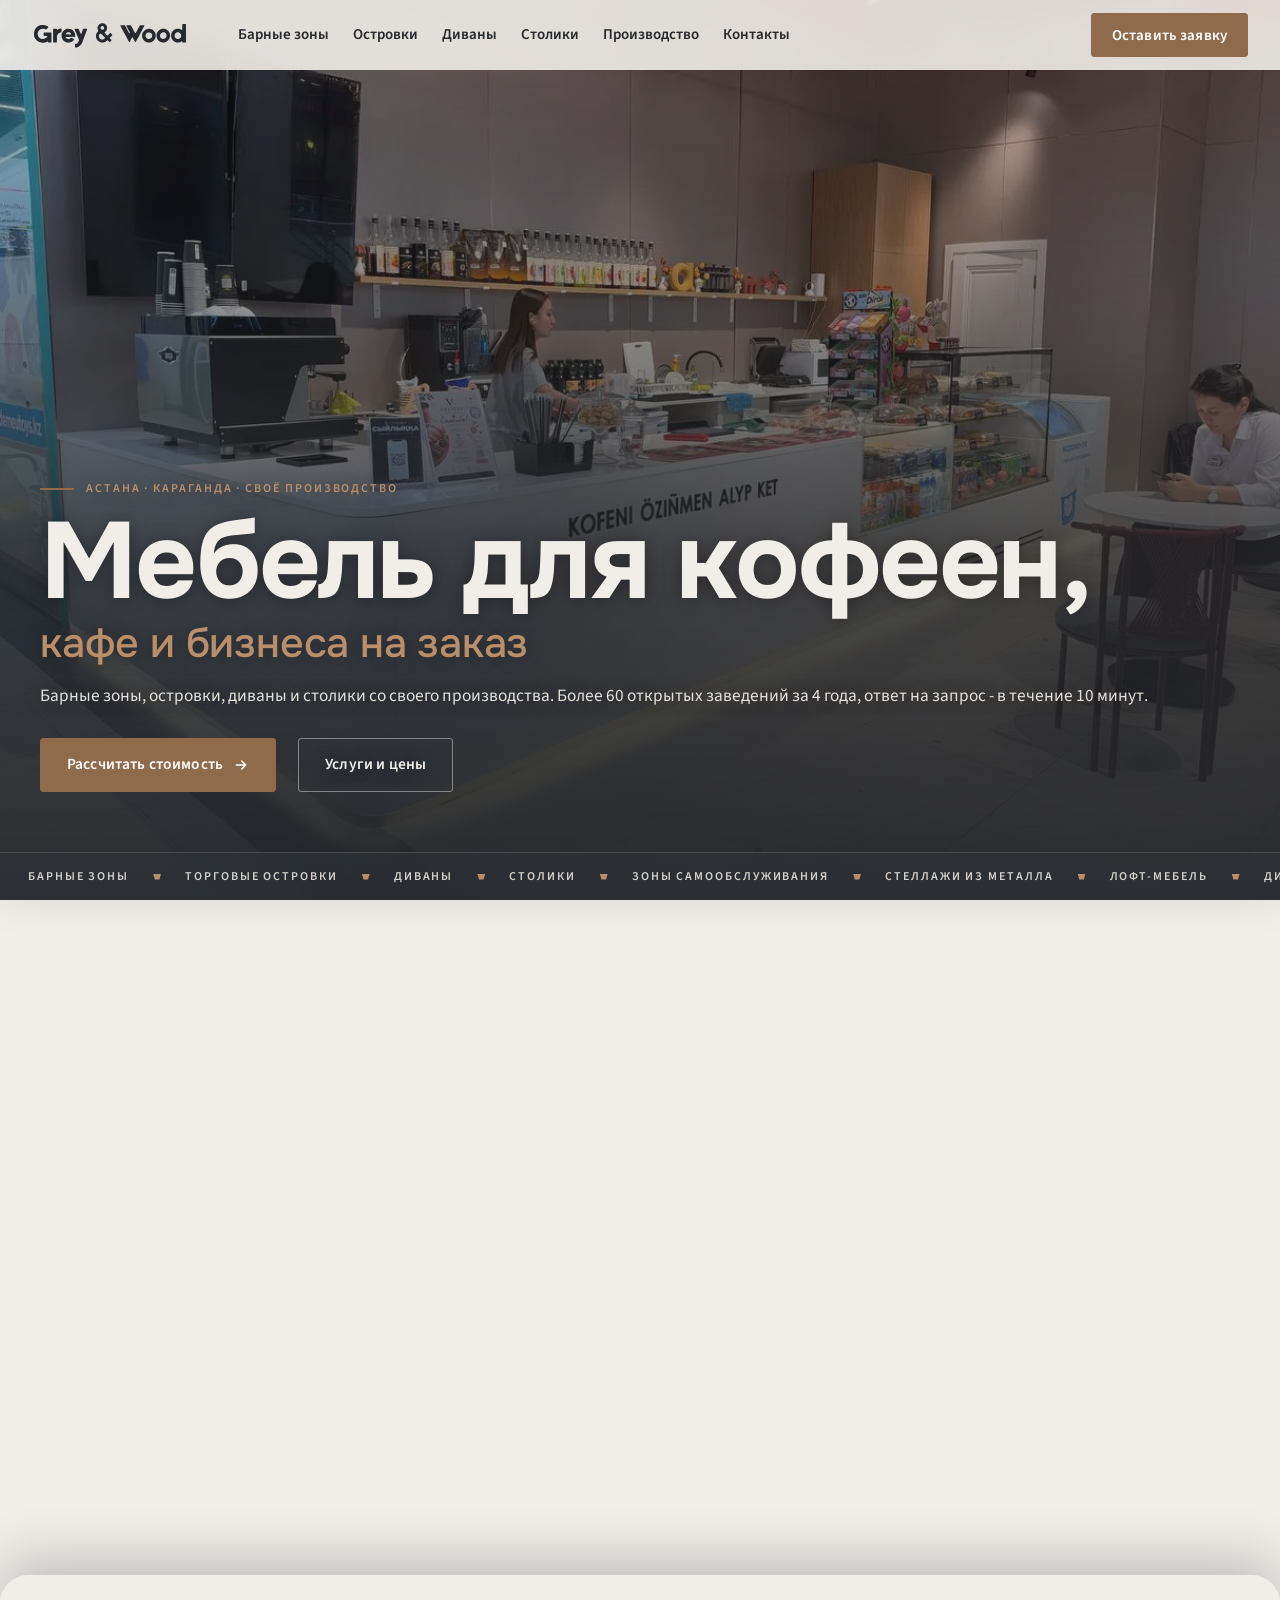
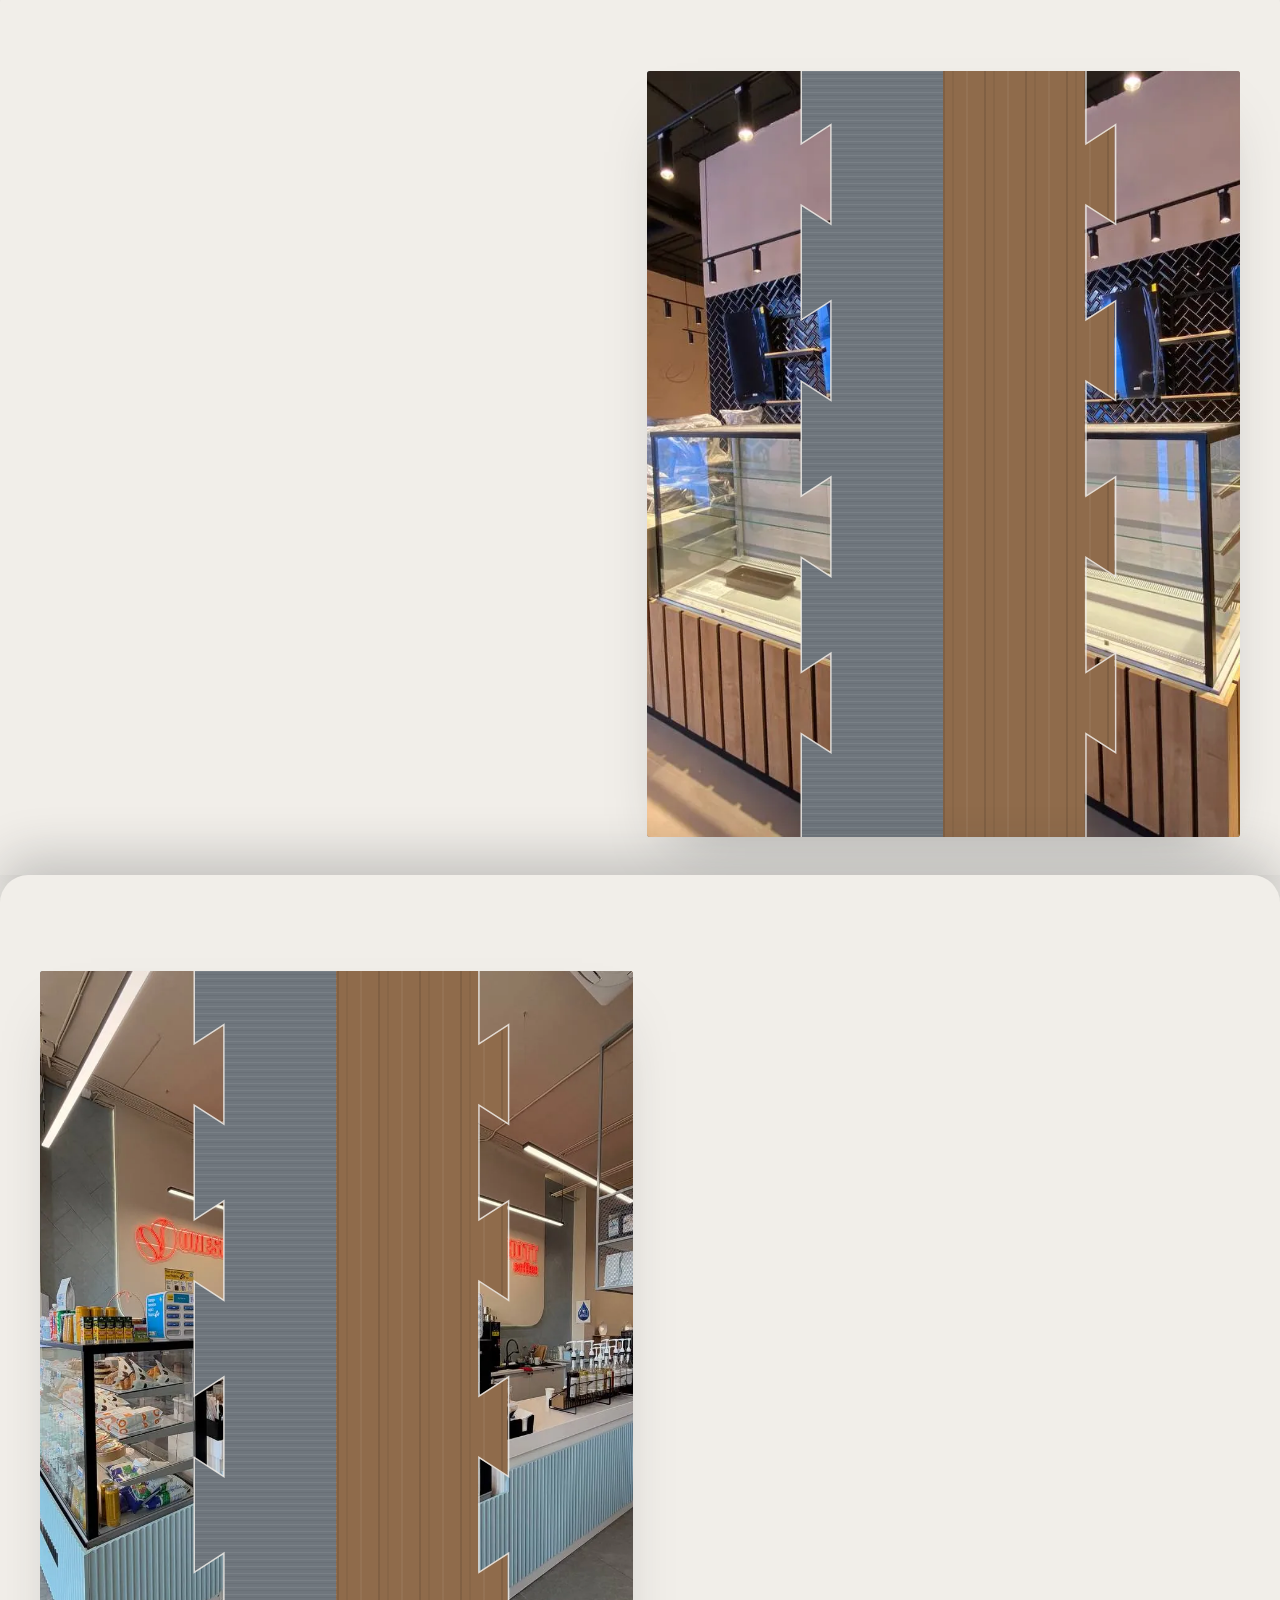
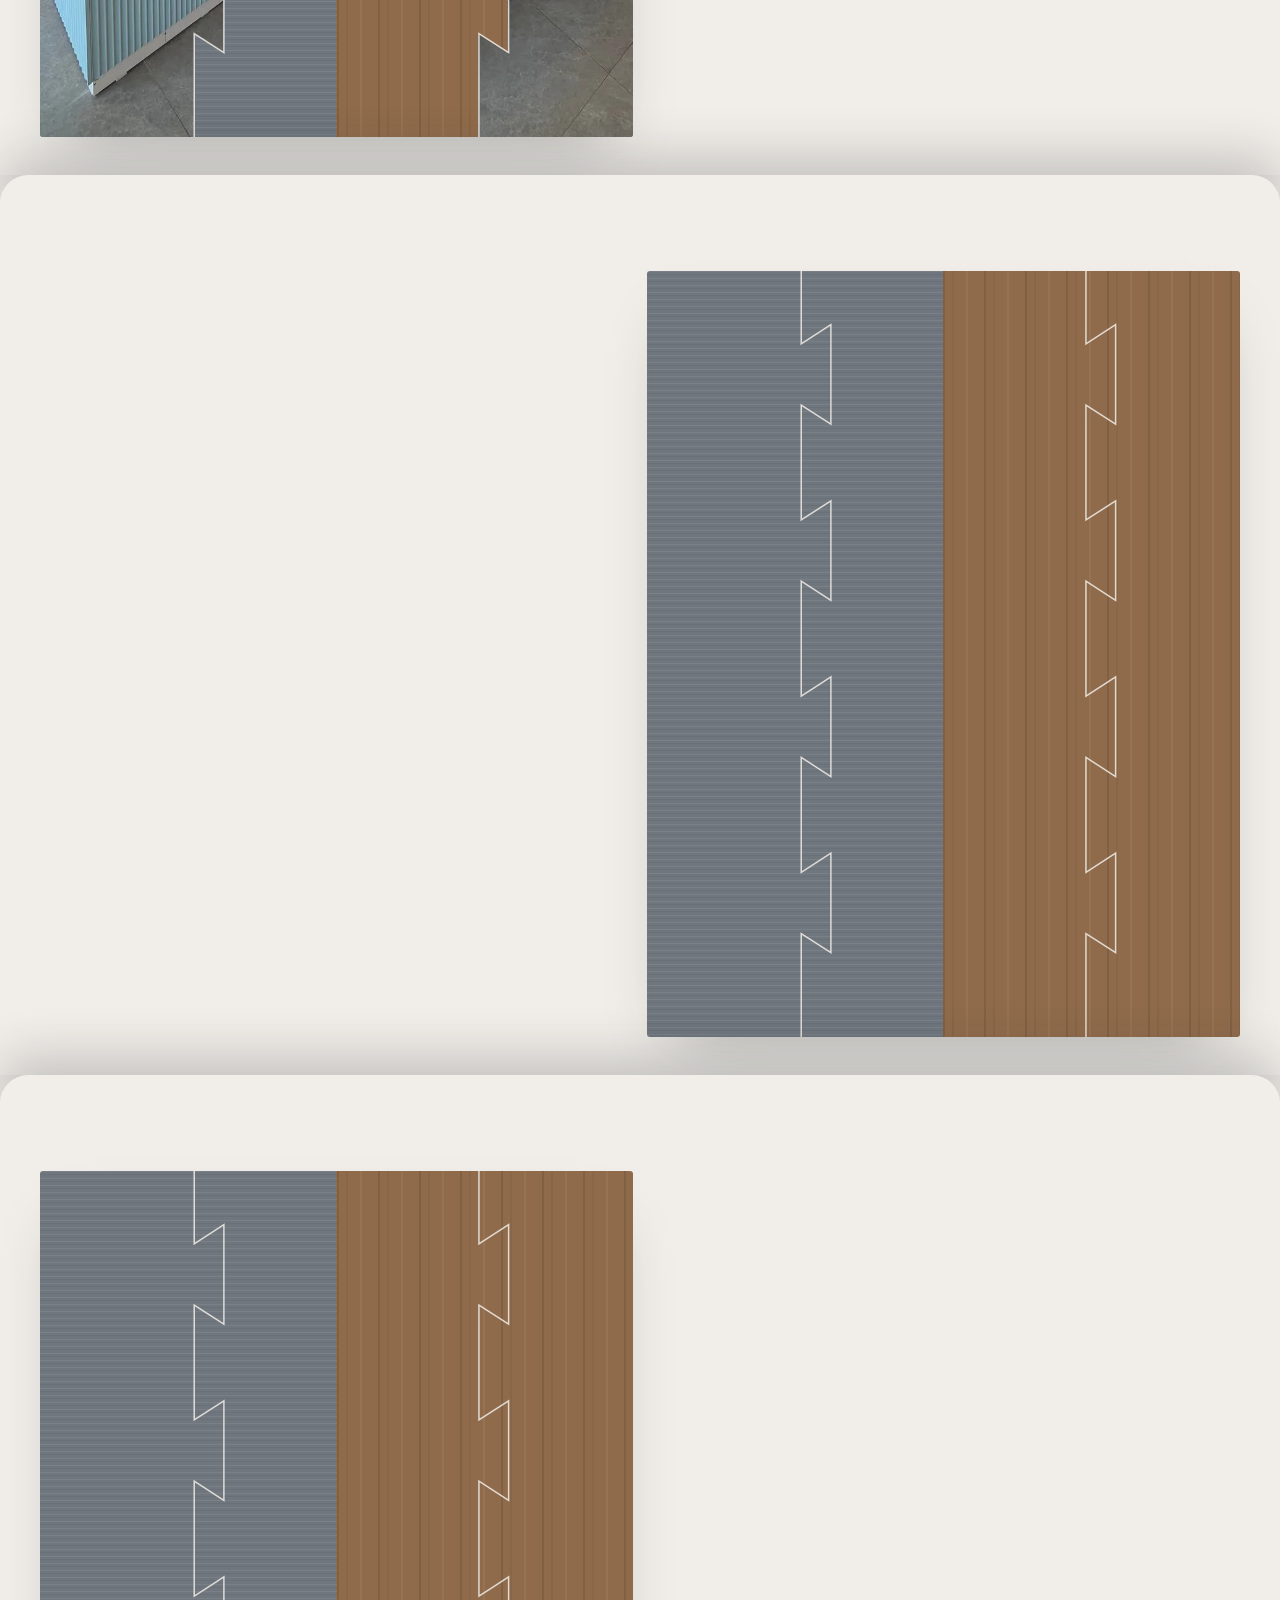
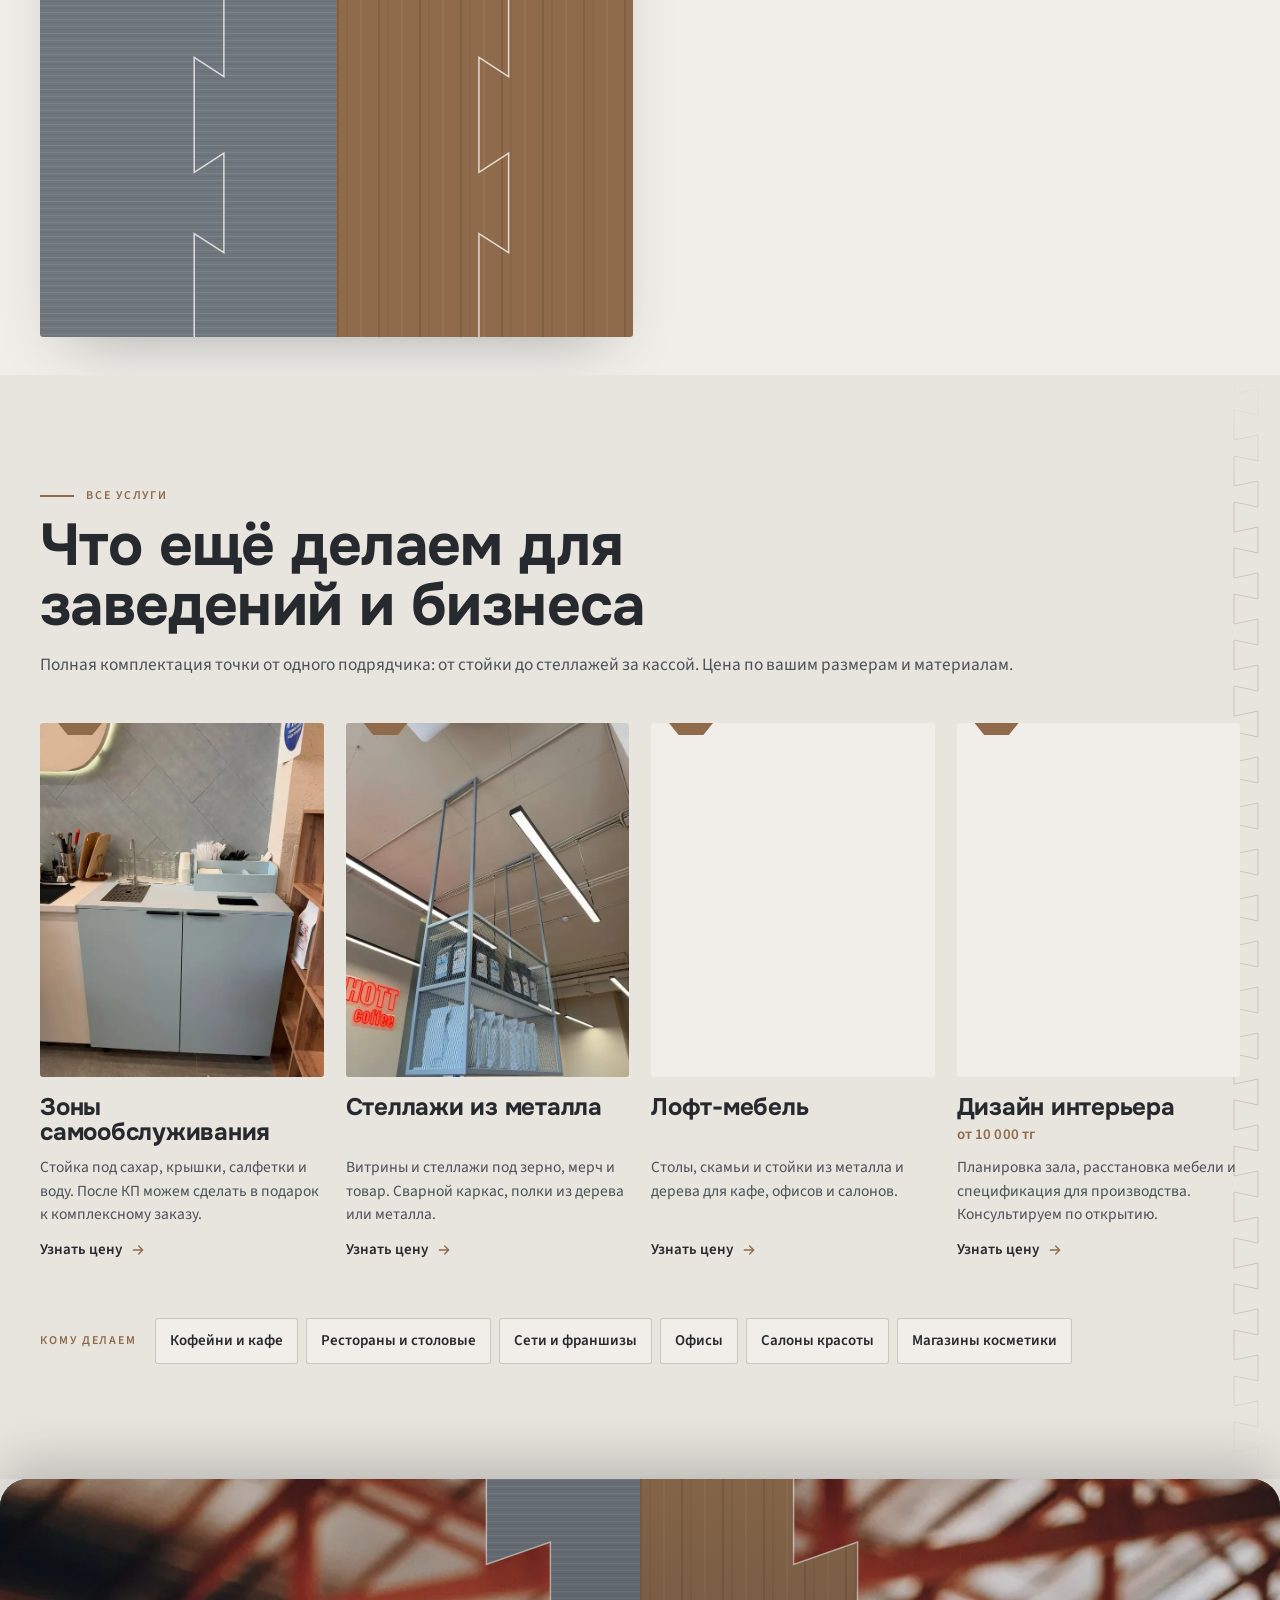
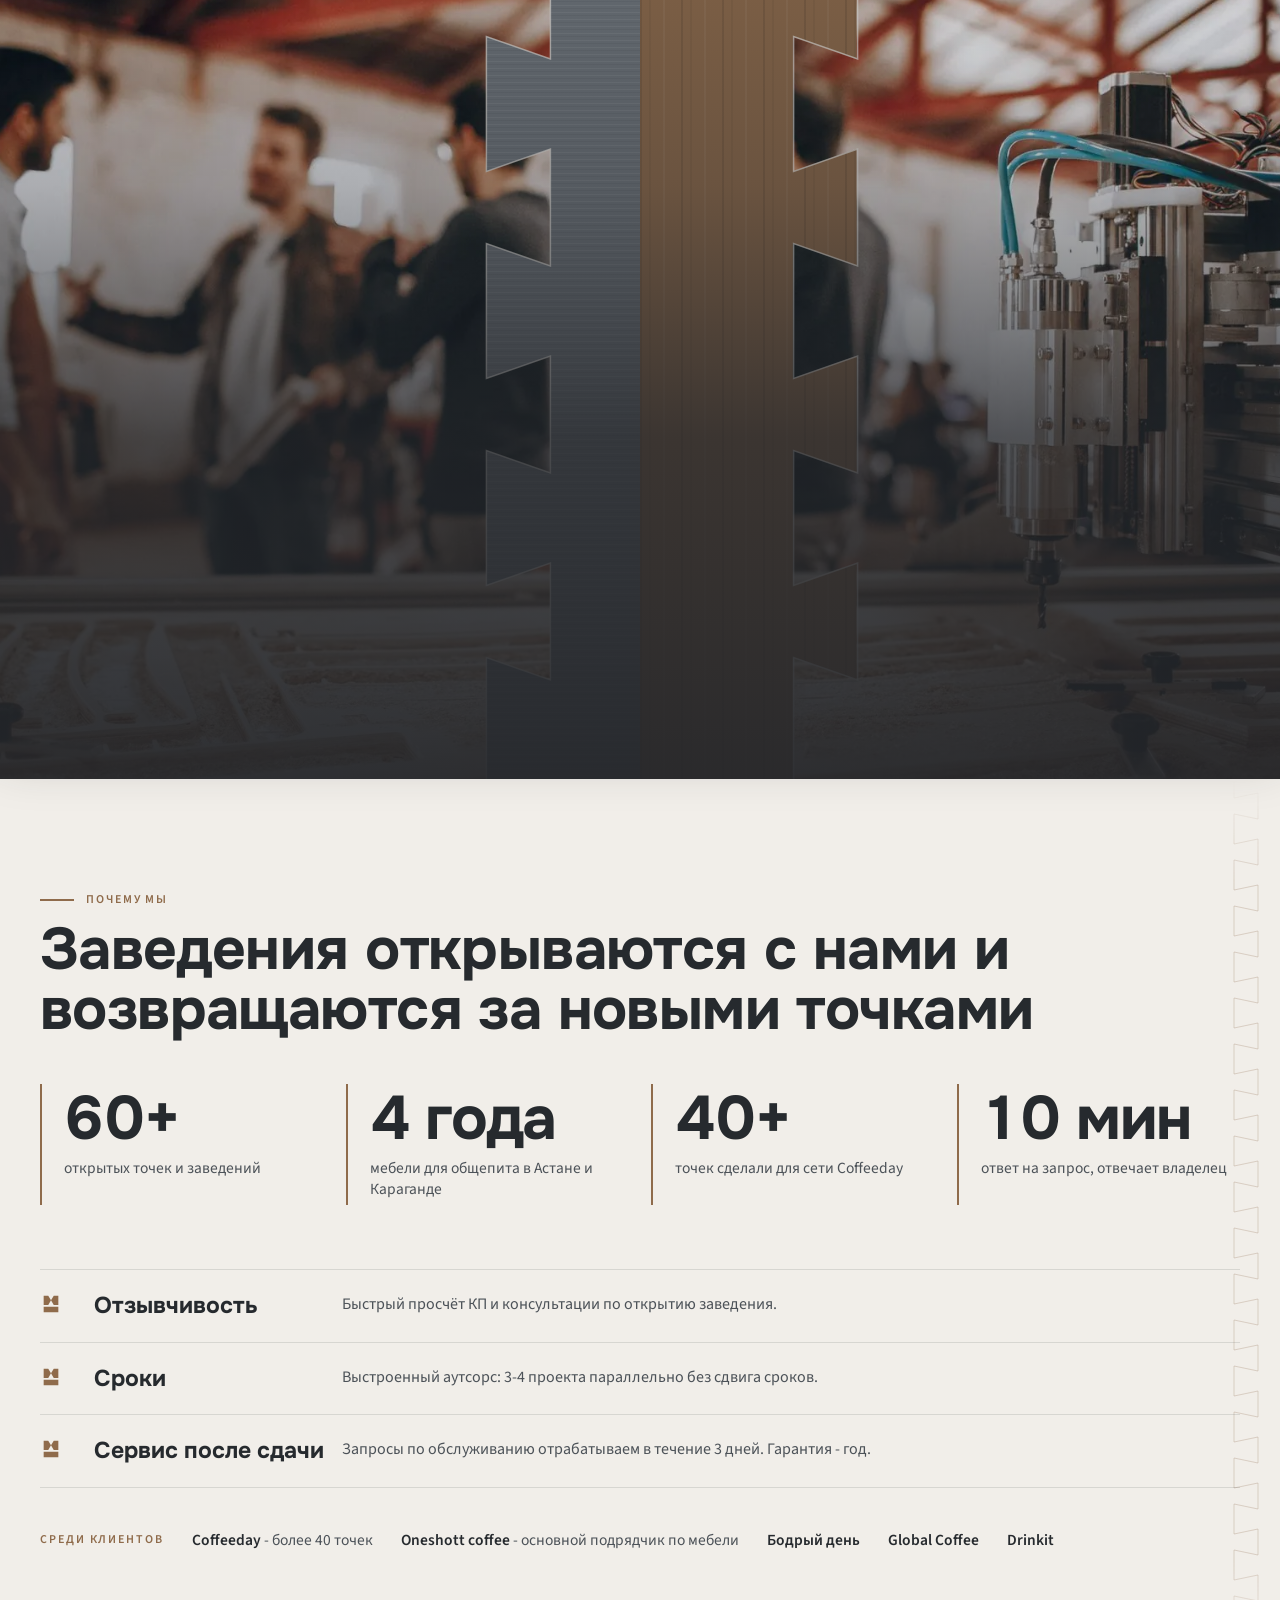
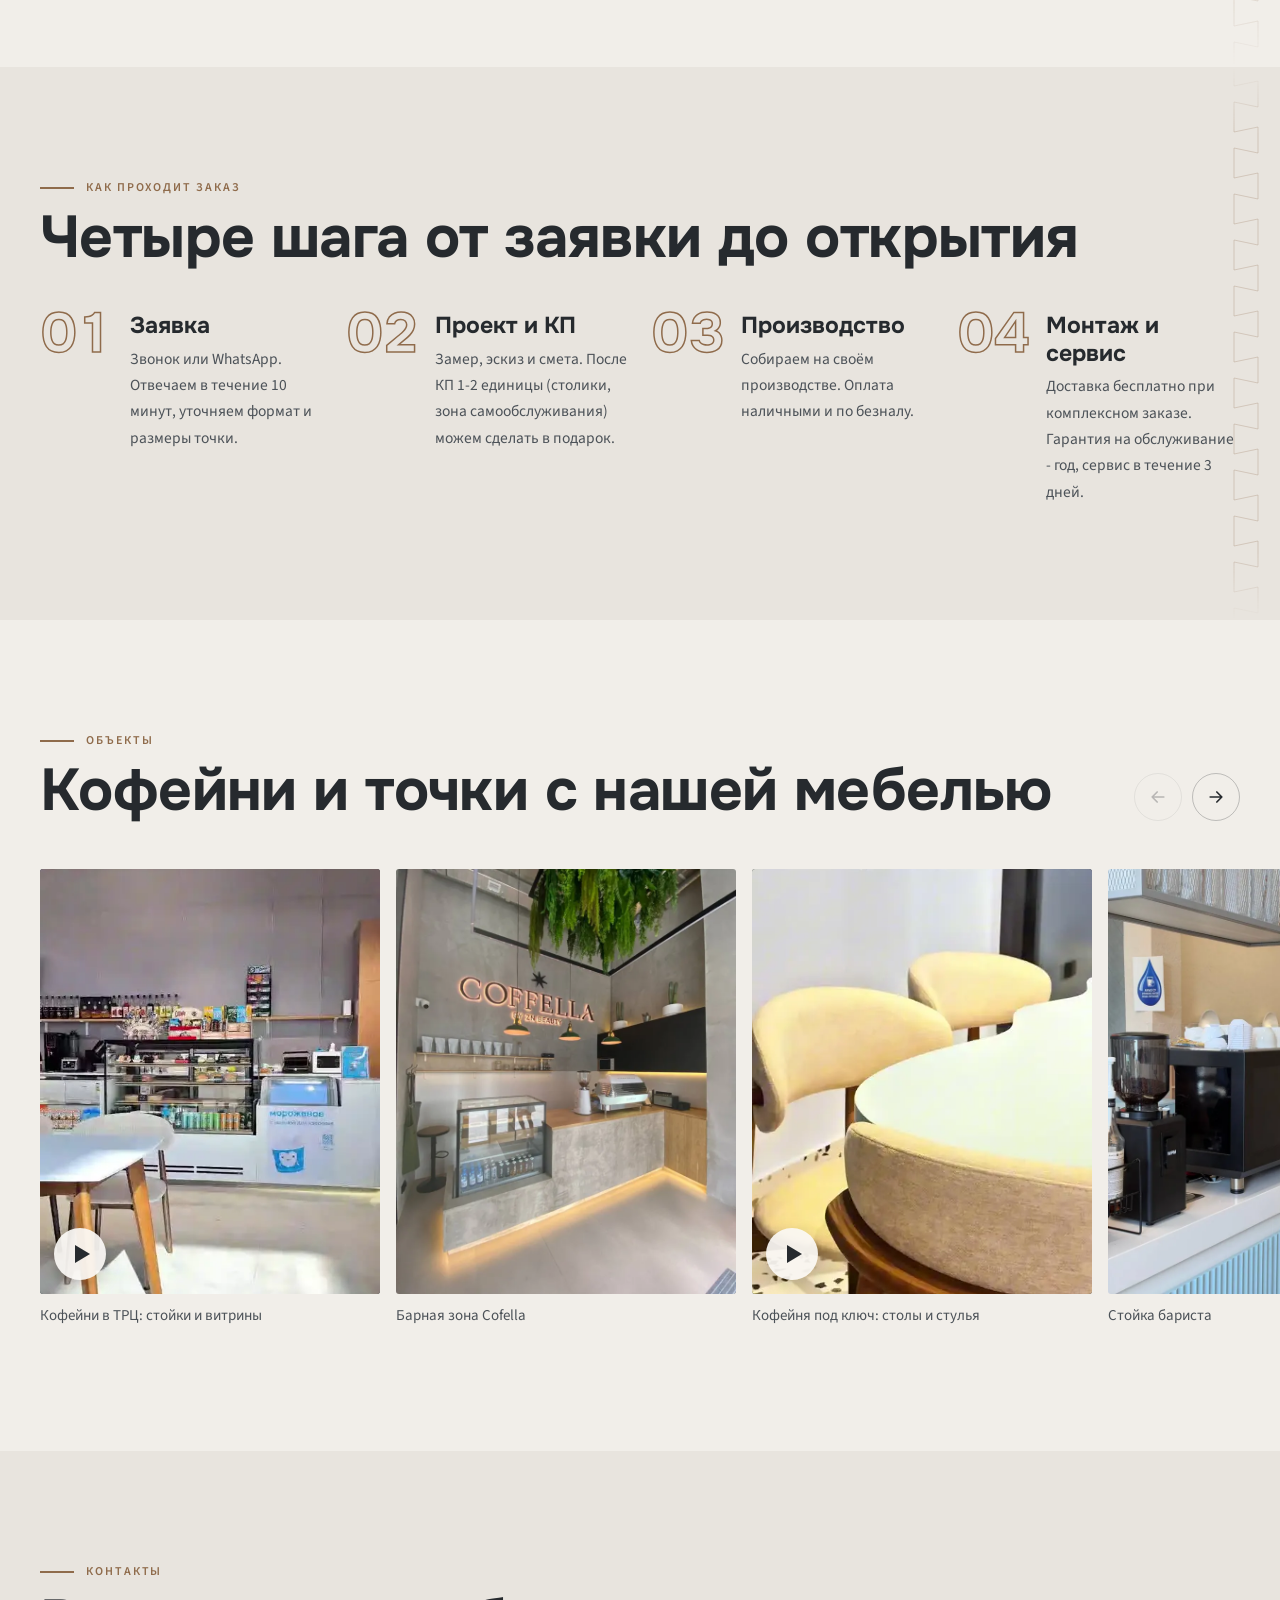
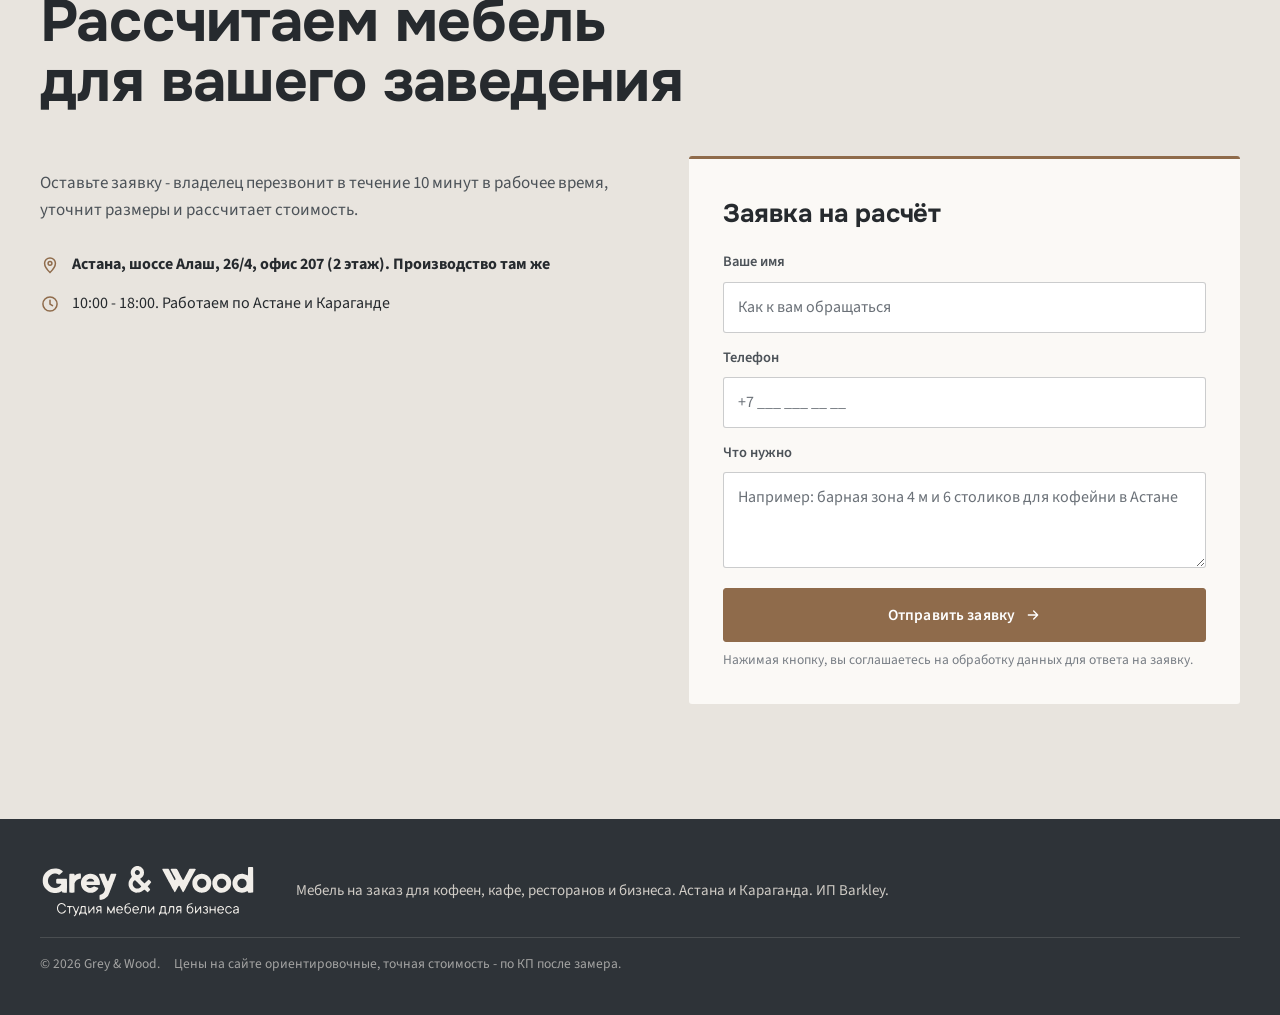
<file: index.html>
<!doctype html>
<html lang="ru">
<head>
<meta charset="utf-8">
<meta name="viewport" content="width=device-width, initial-scale=1, viewport-fit=cover">
<title>Мебель для кофеен и кафе на заказ в Астане и Караганде - Grey & Wood</title>
<meta name="description" content="Grey & Wood: барные зоны от 1,5 млн тг, торговые островки от 2 млн тг, диваны от 180 000 тг, столики от 52 000 тг. Своё производство в Астане, более 60 открытых заведений, ответ в течение 10 минут. Астана и Караганда.">
<link rel="canonical" href="https://greywood.kz/">
<meta name="theme-color" content="#F1EEE9">
<meta property="og:type" content="website">
<meta property="og:locale" content="ru_RU">
<meta property="og:site_name" content="Grey & Wood">
<meta property="og:title" content="Мебель для кофеен и кафе на заказ в Астане и Караганде - Grey & Wood">
<meta property="og:description" content="Барные зоны, торговые островки, диваны и столики со своего производства. Более 60 открытых заведений за 4 года, ответ в течение 10 минут.">
<meta property="og:url" content="https://greywood.kz/">
<meta property="og:image" content="https://greywood.kz/assets/gw-og-image.jpg">
<meta property="og:image:width" content="1200">
<meta property="og:image:height" content="630">
<meta name="twitter:card" content="summary_large_image">
<meta name="twitter:title" content="Мебель для кофеен и кафе на заказ в Астане и Караганде - Grey & Wood">
<meta name="twitter:description" content="Барные зоны, торговые островки, диваны и столики со своего производства. Более 60 открытых заведений за 4 года.">
<meta name="twitter:image" content="https://greywood.kz/assets/gw-og-image.jpg">
<link rel="icon" href="favicon.ico" sizes="16x16 32x32 48x48">
<link rel="icon" href="assets/gw-icon-192.png" type="image/png" sizes="192x192">
<link rel="apple-touch-icon" href="assets/gw-apple-touch-icon.png">
<link rel="preconnect" href="https://fonts.googleapis.com">
<link rel="preconnect" href="https://fonts.gstatic.com" crossorigin>
<link rel="stylesheet" href="https://fonts.googleapis.com/css2?family=Afacad:wght@700&family=Onest:wght@600;700&family=Source+Sans+3:wght@400;600&display=swap">
<link rel="preload" as="image" href="assets/img/gw-hero-wide.webp" media="(min-width: 761px)" fetchpriority="high">
<link rel="preload" as="image" href="assets/img/gw-hero-tall-2.webp" media="(max-width: 760px)" fetchpriority="high">
<link rel="stylesheet" href="styles.css?v=20261109-1">
<script type="application/ld+json">
{
  "@context": "https://schema.org",
  "@type": "LocalBusiness",
  "name": "Grey & Wood",
  "legalName": "ИП Barkley",
  "description": "Мебель на заказ для кофеен, кафе, ресторанов и бизнеса: барные зоны, торговые островки, диваны, столики, стеллажи, лофт-мебель, дизайн интерьера. Своё производство в Астане.",
  "url": "https://greywood.kz/",
  "image": "https://greywood.kz/assets/gw-og-image.jpg",
  "priceRange": "от 52 000 KZT",
  "address": {
    "@type": "PostalAddress",
    "streetAddress": "шоссе Алаш, 26/4, офис 207",
    "addressLocality": "Астана",
    "addressCountry": "KZ"
  },
  "areaServed": ["Астана", "Караганда"],
  "makesOffer": [
    {"@type": "Offer", "name": "Барные зоны для кофеен и кафе", "price": "1500000", "priceCurrency": "KZT"},
    {"@type": "Offer", "name": "Торговые островки", "price": "2000000", "priceCurrency": "KZT"},
    {"@type": "Offer", "name": "Диваны для заведений", "price": "180000", "priceCurrency": "KZT"},
    {"@type": "Offer", "name": "Столики для кафе", "price": "52000", "priceCurrency": "KZT"},
    {"@type": "Offer", "name": "Дизайн интерьера заведения", "price": "10000", "priceCurrency": "KZT"}
  ]
}
</script>
<!-- Google tag (gtag.js) -->
<script async src="https://www.googletagmanager.com/gtag/js?id=AW-18512685469"></script>
<script>
  window.dataLayer = window.dataLayer || [];
  function gtag(){dataLayer.push(arguments);}
  gtag('js', new Date());
  gtag('config', 'AW-18512685469');
</script>
<script src="https://lead-bot.sultan-askarov-kz.workers.dev/t.js" data-site="greywood" defer></script>
</head>
<body>
<svg width="0" height="0" style="position:absolute" aria-hidden="true" focusable="false">
  <symbol id="logo-word" viewBox="0 0 312 58"><path fill="currentColor" fill-rule="evenodd" d="M90.13 52.90C93.40 52.05 97.36 49.01 98.93 46.16C99.70 44.75 102.05 38.89 103.76 34.08C104.06 33.26 104.57 31.87 104.91 31.00C105.25 30.13 105.70 28.93 105.92 28.33C106.13 27.74 106.58 26.57 106.92 25.75C107.25 24.93 107.62 23.91 107.74 23.50C107.86 23.09 108.28 21.96 108.66 21.00C109.62 18.63 110.32 16.64 110.33 16.32C110.33 16.17 110.18 15.91 109.98 15.73C109.66 15.44 109.38 15.42 106.36 15.46C104.56 15.49 102.95 15.55 102.79 15.60C102.51 15.69 101.50 17.44 101.50 17.84C101.50 17.94 101.08 19.13 100.57 20.47C100.05 21.82 99.46 23.46 99.25 24.13C98.38 26.89 97.74 26.89 96.67 24.13C95.94 22.24 95.37 20.86 94.76 19.50C94.45 18.81 94.14 18.06 94.08 17.83C93.86 17.07 93.14 15.88 92.77 15.68C92.34 15.45 86.47 15.32 85.87 15.53C85.19 15.77 85.08 16.34 85.54 17.27C85.77 17.72 86.01 18.31 86.07 18.58C86.13 18.86 86.57 19.90 87.03 20.90C87.49 21.90 88.00 23.10 88.17 23.57C88.33 24.04 88.72 24.99 89.04 25.68C89.36 26.38 89.91 27.61 90.25 28.43C90.85 29.86 91.70 31.82 92.35 33.28C92.53 33.67 92.67 34.06 92.67 34.15C92.67 34.25 92.94 34.91 93.28 35.62C94.10 37.34 94.10 38.18 93.28 40.32C92.03 43.60 90.15 45.26 87.15 45.74C86.04 45.92 86.00 46.08 85.97 49.56C85.94 53.46 85.92 53.42 87.91 53.24C88.65 53.18 89.64 53.02 90.13 52.90ZM26.17 43.01C27.77 42.59 29.22 41.99 30.31 41.32C31.43 40.62 31.90 40.77 32.05 41.85C32.10 42.26 32.27 42.67 32.44 42.79C32.80 43.05 38.19 43.09 38.68 42.83C39.16 42.57 39.18 23.55 38.70 23.12C38.27 22.72 24.76 22.69 24.01 23.08C23.39 23.40 23.38 23.44 23.35 26.46C23.32 29.72 23.32 29.73 25.71 29.88C26.60 29.94 27.92 29.94 28.65 29.89C30.14 29.77 30.83 30.03 30.83 30.69C30.83 31.26 28.19 33.83 26.77 34.65C18.61 39.31 8.92 31.19 12.00 22.26C12.75 20.06 14.70 17.75 16.78 16.58C17.89 15.95 20.40 15.33 21.84 15.33C22.98 15.33 25.87 16.05 26.49 16.49C26.78 16.70 27.31 16.91 27.67 16.96C28.32 17.04 28.35 17.02 30.46 14.98C32.95 12.56 32.83 12.71 32.83 12.14C32.83 11.61 31.88 10.75 30.47 10.02C29.98 9.76 29.36 9.43 29.08 9.29C26.00 7.65 19.71 7.38 15.92 8.72C10.00 10.80 5.45 15.89 4.21 21.83C3.80 23.81 3.86 28.40 4.33 29.92C4.52 30.56 4.77 31.42 4.86 31.83C5.09 32.77 6.41 35.14 7.55 36.64C10.05 39.92 14.22 42.54 17.92 43.15C18.56 43.25 19.27 43.37 19.50 43.41C20.58 43.59 24.96 43.34 26.17 43.01ZM49.55 42.79C49.80 42.60 49.83 41.91 49.87 36.00L49.92 29.42L50.44 28.33C51.86 25.35 54.50 23.32 57.48 22.92C58.78 22.74 58.93 22.52 59.05 20.57C59.10 19.66 59.12 18.17 59.09 17.25C59.01 15.08 58.85 14.92 57.01 15.09C54.25 15.34 52.07 16.19 51.14 17.37C50.86 17.71 50.53 18.00 50.40 18.00C50.11 18.00 49.83 17.34 49.83 16.66C49.83 15.57 49.51 15.47 45.97 15.53C42.99 15.58 42.79 15.60 42.52 15.93C42.09 16.47 42.17 42.47 42.61 42.79C42.82 42.94 43.80 43.00 46.08 43.00C48.37 43.00 49.35 42.94 49.55 42.79ZM76.83 42.49C79.47 41.73 81.89 40.05 83.57 37.81C84.69 36.33 84.49 35.73 82.77 35.32C82.30 35.21 81.20 34.86 80.33 34.55C78.40 33.85 77.88 33.88 76.52 34.79C73.89 36.55 70.69 36.31 68.29 34.17C67.21 33.22 66.93 32.67 67.27 32.19L67.52 31.83L76.50 31.83C85.86 31.83 86.20 31.81 86.52 31.10C86.73 30.64 86.49 27.68 86.08 25.76C85.30 22.06 82.11 18.36 78.25 16.68C75.02 15.28 70.56 15.20 67.80 16.50C67.22 16.78 66.67 17.00 66.57 17.00C66.20 17.00 63.68 18.96 62.72 20.00C61.57 21.24 60.44 22.91 60.15 23.80C60.04 24.14 59.82 24.68 59.66 25.01C59.23 25.86 59.00 28.69 59.19 30.75C59.74 36.70 64.47 41.73 70.57 42.83C72.00 43.09 75.41 42.90 76.83 42.49ZM144.35 42.44C146.07 41.92 147.75 40.94 149.32 39.53C150.93 38.09 150.96 38.09 153.25 40.33C154.51 41.57 155.25 42.17 155.50 42.17C156.01 42.17 158.95 39.29 159.09 38.66C159.22 38.06 158.83 37.31 158.12 36.77C157.17 36.04 155.62 34.17 155.62 33.75C155.62 33.46 156.31 32.69 158.15 30.89C161.30 27.80 161.26 28.05 159.05 25.81C156.84 23.56 157.07 23.52 153.90 26.67C151.83 28.73 151.31 29.17 150.91 29.17C150.51 29.17 149.97 28.70 147.63 26.32C146.09 24.75 144.83 23.34 144.83 23.18C144.83 22.78 145.11 22.50 146.22 21.76C149.86 19.33 151.21 14.66 149.61 10.01C149.29 9.11 148.00 7.49 146.67 6.35C144.92 4.84 141.99 4.01 139.54 4.32C136.04 4.76 132.98 7.20 131.72 10.53C130.72 13.20 130.80 15.46 132.00 17.97C132.89 19.84 132.88 19.92 131.50 21.45C129.91 23.19 128.75 25.16 128.29 26.88C127.88 28.45 127.80 31.85 128.15 33.17C129.46 38.13 133.40 41.89 138.33 42.89C139.47 43.12 142.93 42.86 144.35 42.44ZM237.94 42.35C239.73 41.74 241.23 40.93 242.29 40.00C242.71 39.63 243.10 39.33 243.17 39.33C243.39 39.33 245.10 37.13 245.75 36.03C247.68 32.72 248.04 27.15 246.52 23.90C243.77 18.03 238.17 14.90 231.93 15.75C228.76 16.18 226.79 17.11 224.48 19.30C221.06 22.51 219.74 26.02 220.17 30.75C220.64 36.04 224.46 40.68 229.75 42.38C231.59 42.98 231.63 42.98 234.17 42.92C236.16 42.88 236.59 42.81 237.94 42.35ZM266.65 42.35C268.82 41.62 270.13 40.82 271.90 39.15C275.23 35.99 276.32 33.13 276.12 28.08C276.04 26.04 275.99 25.82 275.38 24.33C274.33 21.75 272.91 19.94 270.52 18.10C266.06 14.67 259.08 14.74 254.42 18.26C250.16 21.47 248.50 25.32 248.98 30.87C249.41 35.83 252.79 40.21 257.70 42.19C260.06 43.13 264.08 43.21 266.65 42.35ZM296.00 42.33C296.96 42.02 298.04 41.56 298.38 41.31C299.71 40.36 300.40 40.51 300.55 41.78C300.68 42.97 300.77 43.00 304.33 43.00C307.74 43.00 308.01 42.93 308.05 42.08C308.06 41.80 308.05 33.70 308.03 24.06C308.00 7.65 307.98 6.51 307.71 6.18C307.43 5.84 307.25 5.82 304.67 5.77C301.72 5.72 300.94 5.83 300.67 6.33C300.56 6.52 300.50 8.73 300.50 12.06C300.50 18.57 300.49 18.60 298.67 17.40C297.52 16.65 295.76 16.04 293.87 15.74C290.27 15.17 286.14 16.21 283.59 18.34C283.14 18.71 282.64 19.09 282.48 19.18C282.33 19.26 281.73 19.91 281.15 20.62C277.27 25.43 276.99 31.96 280.46 36.87C282.59 39.90 284.48 41.33 287.75 42.39C290.33 43.22 293.31 43.20 296.00 42.33ZM195.23 42.02C195.38 41.85 195.95 40.90 196.48 39.90C200.52 32.31 200.36 32.56 201.05 32.82C201.36 32.94 201.67 33.36 202.17 34.37C202.92 35.88 205.74 41.18 206.12 41.80C206.45 42.34 206.79 42.42 207.19 42.07C207.54 41.74 207.63 41.60 210.29 36.67C212.62 32.33 213.26 31.15 214.26 29.25C214.74 28.33 215.67 26.61 216.33 25.42C217.66 23.01 218.82 20.85 220.00 18.58C221.31 16.08 223.15 12.67 224.00 11.17C225.66 8.25 225.65 8.25 220.52 8.26C215.80 8.28 215.83 8.27 214.98 9.95C213.76 12.35 210.91 17.83 210.00 19.50C209.48 20.46 208.73 21.91 208.33 22.71C207.07 25.25 206.64 25.31 205.50 23.08C205.08 22.26 204.22 20.61 203.60 19.42C202.97 18.22 202.11 16.57 201.67 15.75C201.24 14.92 200.28 13.08 199.53 11.66C197.60 7.96 198.15 8.27 193.25 8.26C188.51 8.25 188.44 8.27 188.82 9.52C188.93 9.90 189.20 10.49 189.40 10.82C189.61 11.15 190.32 12.47 191.00 13.75C191.67 15.03 192.81 17.16 193.54 18.47C195.68 22.33 195.92 22.90 195.68 23.68C195.57 24.05 195.30 24.46 195.05 24.62C194.46 25.01 194.40 24.92 191.93 20.17C190.81 18.01 189.53 15.58 189.09 14.75C188.64 13.92 187.88 12.46 187.39 11.50C186.13 9.04 185.80 8.51 185.43 8.39C184.91 8.23 177.62 8.22 177.12 8.38C176.54 8.57 176.52 9.16 177.05 10.18C177.56 11.15 178.72 13.33 178.96 13.75C179.29 14.34 181.08 17.66 182.59 20.50C184.70 24.48 184.95 24.95 186.67 28.08C187.53 29.64 188.46 31.37 188.76 31.92C189.05 32.47 189.51 33.33 189.79 33.83C190.06 34.34 191.17 36.40 192.25 38.42C194.50 42.62 194.59 42.73 195.23 42.02ZM138.74 36.85C138.02 36.67 136.49 35.65 135.67 34.81C133.51 32.61 133.26 28.84 135.09 26.37C135.84 25.36 136.63 24.83 137.36 24.83C137.84 24.83 146.17 33.08 146.17 33.56C146.17 34.44 144.92 35.67 143.24 36.45C142.19 36.93 139.86 37.14 138.74 36.85ZM232.06 35.76C226.90 34.15 225.39 27.65 229.41 24.30C231.00 22.96 231.59 22.75 233.75 22.76C236.10 22.76 237.11 23.17 238.62 24.72C240.30 26.44 240.79 28.78 240.03 31.52C239.17 34.61 235.18 36.74 232.06 35.76ZM260.92 35.89C259.86 35.59 258.10 34.40 257.35 33.48C254.66 30.15 255.92 24.81 259.76 23.26C265.23 21.05 270.38 25.49 268.93 31.17C268.48 32.94 266.48 35.06 264.75 35.61C263.89 35.88 261.51 36.05 260.92 35.89ZM289.49 35.58C285.83 34.15 284.26 30.23 285.83 26.45C286.43 25.01 287.64 23.80 289.17 23.11C290.49 22.51 293.28 22.60 294.68 23.29C297.60 24.72 299.07 27.88 298.25 30.96C297.85 32.45 297.69 32.75 296.64 33.85C294.73 35.83 291.90 36.52 289.49 35.58ZM69.26 26.70C67.47 26.65 67.17 26.53 67.17 25.86C67.17 25.37 68.68 23.85 69.68 23.33C71.08 22.61 73.68 22.51 75.39 23.10C76.50 23.48 78.33 25.19 78.33 25.83C78.33 26.69 78.09 26.75 74.35 26.75C72.46 26.75 70.17 26.73 69.26 26.70ZM139.19 17.12C137.57 16.45 136.53 14.07 137.25 12.65C138.51 10.17 140.77 9.52 142.92 11.04C143.76 11.63 144.10 12.23 144.26 13.42C144.64 16.30 141.94 18.26 139.19 17.12Z"/></symbol>
  <symbol id="logo-full" viewBox="0 0 312 81"><path fill="currentColor" fill-rule="evenodd" d="M50.68 76.45C51.55 75.87 51.99 74.96 55.01 67.37C56.77 62.96 56.77 62.96 56.42 62.61C55.87 62.06 55.33 62.52 54.77 64.00C54.55 64.60 54.16 65.61 53.91 66.25C53.66 66.89 53.29 67.86 53.10 68.40C52.31 70.59 51.63 70.00 50.15 65.83C49.97 65.33 49.54 64.39 49.20 63.75L48.58 62.58L47.83 62.56C47.42 62.54 46.63 62.46 46.08 62.36C44.26 62.06 39.57 62.14 39.15 62.48C38.39 63.10 39.38 63.99 40.58 63.76C41.07 63.67 41.24 63.72 41.58 64.07L42.00 64.48L42.00 68.46C42.00 72.63 42.03 72.83 42.75 72.83C43.47 72.83 43.50 72.63 43.50 68.49C43.50 63.68 43.44 63.83 45.43 63.67C46.16 63.61 46.82 63.54 46.92 63.51C47.01 63.48 47.18 63.47 47.29 63.48C47.52 63.50 48.27 65.02 48.80 66.50C49.18 67.57 49.81 69.11 50.54 70.75C51.45 72.81 51.16 74.17 49.56 75.35C49.07 75.71 48.67 76.11 48.67 76.22C48.67 76.91 49.82 77.04 50.68 76.45ZM57.66 75.34C57.76 75.17 57.83 74.72 57.83 74.34C57.83 73.05 57.98 73.00 62.00 73.00C66.01 73.00 66.17 73.05 66.17 74.33C66.17 75.52 67.25 76.05 67.58 75.02C68.02 73.63 67.64 72.01 66.81 71.74C66.10 71.52 66.00 70.91 66.00 66.86C66.00 61.88 66.28 62.28 62.65 62.23C61.10 62.21 59.80 62.26 59.63 62.36C59.15 62.61 59.02 63.14 58.76 65.99C58.42 69.67 58.18 70.53 57.13 71.63L56.30 72.52L56.36 73.82C56.42 75.17 56.64 75.67 57.18 75.67C57.35 75.67 57.57 75.52 57.66 75.34ZM173.03 75.39C173.23 75.20 173.33 74.88 173.33 74.39C173.33 73.04 173.46 73.00 177.46 73.00C181.52 73.00 181.67 73.04 181.67 74.26C181.67 74.98 182.07 75.67 182.50 75.67C182.83 75.67 183.13 74.88 183.23 73.78L183.32 72.64L182.50 71.77L181.68 70.89L181.63 66.95C181.57 61.93 181.80 62.27 178.46 62.19C174.49 62.09 174.50 62.09 174.18 66.25C173.90 69.99 173.78 70.42 172.83 71.33C172.09 72.05 172.05 72.13 171.95 73.25C171.76 75.24 172.21 76.13 173.03 75.39ZM34.09 72.57C36.54 71.34 38.40 68.17 36.67 68.17C36.26 68.17 36.08 68.31 35.62 69.04C33.57 72.24 30.15 72.63 27.74 69.96C24.36 66.19 26.26 60.02 31.00 59.38C32.57 59.17 34.64 60.42 35.54 62.13C36.25 63.49 37.69 63.00 37.10 61.59C36.07 59.14 33.01 57.50 30.33 57.97C23.79 59.13 22.29 68.30 28.00 72.22C29.59 73.32 32.30 73.48 34.09 72.57ZM117.27 72.75C118.00 72.27 119.00 71.30 119.00 71.08C119.00 70.96 118.88 70.74 118.73 70.59C118.38 70.24 117.92 70.39 117.12 71.11C115.55 72.52 111.99 71.29 112.00 69.33C112.01 68.47 112.14 68.42 114.62 68.40C119.24 68.35 119.14 68.36 119.52 67.98C120.08 67.42 119.91 65.85 119.15 64.57C117.23 61.32 112.95 61.35 110.86 64.63C109.00 67.54 110.53 72.22 113.59 72.99C114.56 73.23 116.76 73.09 117.27 72.75ZM128.36 72.93C130.81 72.06 132.12 68.96 131.27 66.11C130.47 63.48 127.88 62.09 125.40 62.98C123.89 63.52 123.46 63.21 124.07 62.02C124.68 60.84 125.88 60.14 127.92 59.76C129.82 59.40 130.30 59.22 130.43 58.79C130.91 57.29 125.96 58.18 124.05 59.94C122.39 61.46 121.70 63.92 121.88 67.63C121.98 69.72 122.59 71.12 123.84 72.17C124.99 73.13 126.90 73.46 128.36 72.93ZM139.74 72.99C140.66 72.75 142.17 71.47 142.17 70.91C142.17 70.14 141.34 70.22 140.28 71.10C139.58 71.69 138.61 71.90 137.68 71.67C136.03 71.25 134.74 69.61 135.33 68.67C135.45 68.47 136.07 68.42 138.70 68.40C143.02 68.37 143.37 68.19 143.01 66.20C142.37 62.79 138.50 61.02 135.77 62.89C133.43 64.51 132.68 67.64 133.97 70.41C134.50 71.54 135.77 72.74 136.64 72.93C136.88 72.99 137.16 73.05 137.25 73.08C137.63 73.21 139.07 73.15 139.74 72.99ZM145.79 72.73C146.72 72.13 147.49 69.08 147.50 65.95C147.50 65.11 147.83 64.13 148.17 63.91C148.28 63.84 149.01 63.77 149.78 63.74C152.01 63.68 151.91 63.46 151.94 68.32C151.97 72.85 151.97 72.83 152.66 72.83C153.44 72.83 153.47 72.59 153.44 67.63C153.41 61.89 153.60 62.27 150.70 62.20C149.63 62.17 148.31 62.21 147.77 62.28C146.31 62.48 146.23 62.65 146.01 66.00C145.72 70.36 145.50 70.96 143.85 72.01C143.40 72.30 143.47 72.92 143.97 73.06C144.39 73.18 145.37 73.01 145.79 72.73ZM186.25 72.74C187.24 72.08 187.74 70.30 187.99 66.53C188.16 63.91 188.19 63.87 190.20 63.80C192.46 63.72 192.38 63.55 192.35 68.38C192.31 72.64 192.35 72.83 193.26 72.83C193.94 72.83 194.00 72.43 194.00 67.97C194.00 63.66 193.88 62.63 193.37 62.40C192.81 62.15 187.78 62.18 187.38 62.43C186.89 62.74 186.74 63.42 186.42 66.65C186.05 70.48 185.77 71.50 185.08 71.50C184.72 71.50 184.00 72.18 184.00 72.52C184.00 73.16 185.39 73.30 186.25 72.74ZM218.75 72.80C221.91 71.14 222.55 66.56 219.98 64.00C218.69 62.71 216.73 62.30 215.18 63.01C213.70 63.68 213.33 62.79 214.52 61.43C215.40 60.43 215.73 60.27 218.00 59.75C220.15 59.25 220.50 59.11 220.50 58.69C220.50 57.88 219.50 57.80 217.21 58.41C215.25 58.94 214.57 59.29 213.71 60.22C212.33 61.72 211.95 63.13 211.93 66.83C211.92 69.39 211.92 69.43 212.42 70.40C212.95 71.44 214.30 72.75 215.12 73.01C215.83 73.24 218.17 73.10 218.75 72.80ZM240.80 72.91C242.71 72.11 243.44 70.05 242.33 68.53C241.75 67.72 241.71 67.32 242.15 66.60C242.99 65.24 242.48 63.53 240.95 62.60C239.43 61.67 237.14 62.08 235.94 63.50C235.27 64.30 235.39 65.17 236.17 65.17C236.26 65.17 236.70 64.83 237.17 64.42C238.00 63.68 238.27 63.58 239.25 63.66C241.41 63.84 241.61 66.39 239.48 66.73C237.70 67.02 237.65 67.93 239.40 68.26C240.69 68.50 241.57 69.72 241.10 70.63C240.29 72.19 238.14 72.25 236.90 70.75C236.07 69.73 235.17 69.76 235.17 70.81C235.17 71.32 236.67 72.77 237.42 72.99C238.25 73.23 240.12 73.19 240.80 72.91ZM262.70 72.93C264.03 72.46 265.14 71.25 264.81 70.62C264.58 70.18 264.10 70.27 263.35 70.90C261.79 72.21 259.60 71.99 258.35 70.39C257.96 69.90 257.87 68.77 258.21 68.55C258.32 68.48 259.89 68.41 261.69 68.41C265.86 68.39 265.93 68.36 265.78 66.64C265.56 64.05 263.80 62.33 261.24 62.19C256.54 61.95 254.24 68.24 257.74 71.77C259.07 73.11 260.96 73.55 262.70 72.93ZM274.03 72.99C275.27 72.65 277.00 70.94 277.00 70.06C277.00 69.03 275.90 69.16 275.25 70.26C274.17 72.10 271.87 72.30 270.36 70.69C269.08 69.33 268.75 68.10 269.22 66.48C269.75 64.66 270.73 63.83 272.47 63.72C273.78 63.63 274.38 63.92 275.12 64.99C275.84 66.02 276.67 66.29 276.94 65.58C277.21 64.88 275.53 62.90 274.25 62.41C273.32 62.05 271.35 62.14 270.52 62.57C269.53 63.09 268.41 64.35 268.00 65.43C266.33 69.83 269.79 74.17 274.03 72.99ZM283.88 72.94C284.18 72.82 284.52 72.59 284.65 72.44C284.95 72.07 285.42 72.10 285.99 72.52C286.37 72.80 286.52 72.83 286.81 72.68C287.35 72.39 287.36 65.85 286.83 64.44C285.85 61.82 282.24 61.34 280.21 63.55C279.45 64.38 279.40 64.51 279.67 65.01C279.94 65.52 280.30 65.40 281.30 64.48L282.24 63.63L283.30 63.71C284.44 63.80 284.96 64.13 285.45 65.06C285.99 66.11 285.35 66.67 283.61 66.67C282.29 66.67 281.09 67.02 280.20 67.66C279.15 68.42 278.96 68.81 278.98 70.21L278.99 71.42L279.83 72.20C280.29 72.63 280.87 73.01 281.12 73.05C282.14 73.20 283.37 73.15 283.88 72.94ZM71.63 72.21C72.04 71.77 72.56 71.13 72.78 70.79C73.00 70.44 73.53 69.70 73.96 69.15C74.40 68.60 74.95 67.84 75.20 67.46C76.09 66.13 76.64 65.73 76.94 66.21C77.01 66.32 77.08 67.79 77.08 69.46C77.08 72.72 77.11 72.82 77.94 72.83C78.59 72.84 78.63 72.56 78.65 67.76C78.67 62.74 78.63 62.49 77.77 62.51C77.16 62.51 77.10 62.58 73.32 67.63C71.37 70.23 71.17 70.08 71.17 66.01C71.17 62.90 71.06 62.40 70.41 62.53C69.73 62.66 69.67 63.17 69.73 67.99C69.78 72.18 69.81 72.57 70.09 72.78C70.59 73.14 70.85 73.04 71.63 72.21ZM82.56 72.52C82.73 72.37 83.21 71.67 83.62 70.97C84.55 69.38 84.80 69.15 85.74 69.04C87.07 68.89 87.33 69.21 87.33 70.97C87.33 72.52 87.46 72.83 88.10 72.83C88.84 72.83 88.87 72.61 88.84 67.73C88.83 65.19 88.75 62.98 88.66 62.82C88.25 62.06 84.83 62.01 83.01 62.72C80.82 63.59 80.35 66.01 82.00 67.90C83.11 69.17 83.13 69.05 81.39 71.68C80.93 72.38 80.92 72.40 81.27 72.74C81.57 73.04 82.06 72.96 82.56 72.52ZM158.72 71.45C159.29 70.72 160.36 69.28 161.12 68.27C163.44 65.12 163.56 65.18 163.64 69.36C163.67 71.18 163.76 72.49 163.86 72.62C164.13 72.94 164.80 72.88 164.99 72.51C165.23 72.06 165.22 63.88 164.98 63.19C164.78 62.60 164.33 62.28 163.92 62.44C163.65 62.54 160.88 66.13 159.54 68.10C158.13 70.18 157.73 69.76 157.80 66.28C157.86 63.62 157.75 62.98 157.18 62.67C156.91 62.53 156.77 62.56 156.50 62.83C156.17 63.16 156.16 63.33 156.21 67.87L156.25 72.57L156.64 72.77C157.28 73.08 157.63 72.86 158.72 71.45ZM198.06 72.52C198.23 72.37 198.67 71.73 199.05 71.08C200.05 69.37 200.47 69.00 201.43 69.00C202.63 69.00 202.83 69.27 202.83 70.87C202.83 71.60 202.91 72.33 203.01 72.51C203.20 72.87 203.87 72.94 204.13 72.62C204.36 72.34 204.38 63.56 204.15 62.97C203.86 62.24 203.30 62.12 200.84 62.29C198.82 62.43 198.61 62.48 197.97 62.93C197.19 63.48 196.51 64.64 196.50 65.45C196.50 66.31 197.11 67.73 197.67 68.14C198.49 68.75 198.33 69.59 197.06 71.38C196.40 72.30 196.36 72.63 196.88 72.82C197.30 72.98 197.62 72.90 198.06 72.52ZM225.27 72.79C225.58 72.61 229.03 68.15 229.91 66.79C230.26 66.25 230.96 66.01 231.18 66.35C231.26 66.48 231.33 67.90 231.33 69.51C231.33 72.67 231.38 72.83 232.20 72.83C232.90 72.83 232.93 72.59 232.92 67.56C232.90 62.72 232.87 62.50 232.07 62.50C231.41 62.50 230.82 63.17 227.66 67.52C225.74 70.16 225.50 69.99 225.50 66.00C225.50 62.98 225.37 62.33 224.75 62.33C224.07 62.33 224.00 62.87 224.00 67.78C224.00 72.45 224.00 72.48 224.37 72.74C224.81 73.05 224.81 73.05 225.27 72.79ZM98.30 72.63C98.44 72.50 98.50 71.71 98.50 70.17C98.51 67.88 98.61 67.38 99.04 67.54C99.35 67.66 100.21 69.18 100.93 70.88C101.57 72.40 101.90 72.83 102.42 72.83C102.95 72.83 103.19 72.49 104.39 69.96C105.98 66.60 106.40 66.62 106.37 70.02C106.35 72.48 106.45 72.83 107.18 72.83C107.88 72.83 107.97 72.46 107.99 69.56C108.01 64.80 107.85 62.85 107.41 62.56C106.84 62.19 106.38 62.51 105.89 63.64C105.66 64.16 105.08 65.41 104.59 66.42C104.11 67.42 103.55 68.60 103.35 69.03C102.47 70.88 102.51 70.93 99.54 64.67C98.45 62.36 97.85 61.85 97.26 62.70C97.04 63.02 97.00 63.79 97.00 67.75C97.00 72.67 97.02 72.83 97.75 72.83C97.94 72.83 98.19 72.74 98.30 72.63ZM246.30 72.63C246.43 72.51 246.50 71.85 246.50 70.82C246.50 68.40 246.57 68.33 249.33 68.33C252.23 68.33 252.27 68.36 252.21 70.64C252.16 72.45 252.31 72.83 253.06 72.83C253.81 72.83 253.83 72.69 253.83 67.84C253.83 62.93 253.77 62.50 253.00 62.50C252.50 62.50 252.30 63.10 252.19 64.90C252.06 67.03 252.06 67.03 249.23 66.96C246.55 66.90 246.50 66.86 246.50 64.76C246.50 63.13 246.27 62.50 245.66 62.50C245.06 62.50 245.00 63.01 245.00 67.79C245.00 72.67 245.02 72.83 245.75 72.83C245.94 72.83 246.19 72.74 246.30 72.63ZM126.42 71.75C126.33 71.72 126.05 71.65 125.79 71.60C124.15 71.23 123.00 68.73 123.58 66.74C124.80 62.54 129.98 63.51 130.00 67.95C130.00 69.43 129.83 69.89 128.95 70.79C128.17 71.60 127.13 71.99 126.42 71.75ZM215.92 71.64C214.47 71.31 213.50 69.85 213.50 68.01C213.50 64.58 216.53 62.85 218.85 64.95C220.92 66.82 220.12 70.94 217.55 71.66C216.83 71.86 216.82 71.86 215.92 71.64ZM281.72 71.65C280.46 71.28 280.10 69.84 281.04 68.96C281.81 68.24 282.49 68.00 283.79 68.00C285.06 68.00 285.67 68.29 285.66 68.88C285.66 69.33 285.08 70.63 284.71 71.04C284.27 71.53 282.53 71.89 281.72 71.65ZM60.23 71.50C59.73 71.30 59.63 70.90 59.82 69.93C59.91 69.46 60.06 68.11 60.15 66.92C60.38 63.98 60.77 63.53 62.96 63.71C64.49 63.83 64.50 63.86 64.50 67.65C64.50 69.45 64.43 71.01 64.36 71.13C64.05 71.61 61.15 71.87 60.23 71.50ZM175.48 71.35L175.10 71.04L175.38 69.56C175.53 68.75 175.71 67.33 175.76 66.42C175.87 64.77 176.15 63.85 176.55 63.81C180.10 63.49 180.00 63.38 180.00 67.74C180.00 71.88 180.13 71.67 177.56 71.67C176.15 71.67 175.81 71.61 175.48 71.35ZM83.92 67.44C82.22 66.66 82.15 64.62 83.79 63.99C84.00 63.91 84.74 63.82 85.44 63.81C87.09 63.76 87.33 64.00 87.33 65.67C87.33 67.27 87.07 67.55 85.56 67.62C84.84 67.65 84.23 67.59 83.92 67.44ZM199.67 67.50C198.49 67.22 197.78 65.94 198.25 64.94C198.63 64.15 199.33 63.85 200.99 63.80C202.71 63.74 202.83 63.86 202.83 65.62C202.83 67.54 201.99 68.04 199.67 67.50ZM112.12 66.82C111.38 66.39 112.34 64.60 113.69 63.90C114.90 63.28 116.57 63.70 117.50 64.87C118.21 65.76 118.33 66.31 117.90 66.74C117.59 67.05 112.64 67.12 112.12 66.82ZM135.26 66.74C134.52 65.99 135.87 64.16 137.47 63.74C138.70 63.42 139.55 63.69 140.54 64.71C141.45 65.64 141.59 66.30 140.96 66.74C140.42 67.12 135.64 67.12 135.26 66.74ZM258.20 66.74C257.64 66.34 257.74 65.76 258.53 64.90C259.44 63.92 259.95 63.67 261.03 63.67C262.16 63.67 262.93 64.05 263.62 64.97C264.24 65.78 264.31 66.32 263.86 66.72C263.43 67.12 258.76 67.13 258.20 66.74ZM90.13 52.90C93.40 52.05 97.36 49.01 98.93 46.16C99.70 44.75 102.05 38.89 103.76 34.08C104.06 33.26 104.57 31.87 104.91 31.00C105.25 30.13 105.70 28.93 105.92 28.33C106.13 27.74 106.58 26.57 106.92 25.75C107.25 24.93 107.62 23.91 107.74 23.50C107.86 23.09 108.28 21.96 108.66 21.00C109.62 18.63 110.32 16.64 110.33 16.32C110.33 16.17 110.18 15.91 109.98 15.73C109.66 15.44 109.38 15.42 106.36 15.46C104.56 15.49 102.95 15.55 102.79 15.60C102.51 15.69 101.50 17.44 101.50 17.84C101.50 17.94 101.08 19.13 100.57 20.47C100.05 21.82 99.46 23.46 99.25 24.13C98.38 26.89 97.74 26.89 96.67 24.13C95.94 22.24 95.37 20.86 94.76 19.50C94.45 18.81 94.14 18.06 94.08 17.83C93.86 17.07 93.14 15.88 92.77 15.68C92.34 15.45 86.47 15.32 85.87 15.53C85.19 15.77 85.08 16.34 85.54 17.27C85.77 17.72 86.01 18.31 86.07 18.58C86.13 18.86 86.57 19.90 87.03 20.90C87.49 21.90 88.00 23.10 88.17 23.57C88.33 24.04 88.72 24.99 89.04 25.68C89.36 26.38 89.91 27.61 90.25 28.43C90.85 29.86 91.70 31.82 92.35 33.28C92.53 33.67 92.67 34.06 92.67 34.15C92.67 34.25 92.94 34.91 93.28 35.62C94.10 37.34 94.10 38.18 93.28 40.32C92.03 43.60 90.15 45.26 87.15 45.74C86.04 45.92 86.00 46.08 85.97 49.56C85.94 53.46 85.92 53.42 87.91 53.24C88.65 53.18 89.64 53.02 90.13 52.90ZM26.17 43.01C27.77 42.59 29.22 41.99 30.31 41.32C31.43 40.62 31.90 40.77 32.05 41.85C32.10 42.26 32.27 42.67 32.44 42.79C32.80 43.05 38.19 43.09 38.68 42.83C39.16 42.57 39.18 23.55 38.70 23.12C38.27 22.72 24.76 22.69 24.01 23.08C23.39 23.40 23.38 23.44 23.35 26.46C23.32 29.72 23.32 29.73 25.71 29.88C26.60 29.94 27.92 29.94 28.65 29.89C30.14 29.77 30.83 30.03 30.83 30.69C30.83 31.26 28.19 33.83 26.77 34.65C18.61 39.31 8.92 31.19 12.00 22.26C12.75 20.06 14.70 17.75 16.78 16.58C17.89 15.95 20.40 15.33 21.84 15.33C22.98 15.33 25.87 16.05 26.49 16.49C26.78 16.70 27.31 16.91 27.67 16.96C28.32 17.04 28.35 17.02 30.46 14.98C32.95 12.56 32.83 12.71 32.83 12.14C32.83 11.61 31.88 10.75 30.47 10.02C29.98 9.76 29.36 9.43 29.08 9.29C26.00 7.65 19.71 7.38 15.92 8.72C10.00 10.80 5.45 15.89 4.21 21.83C3.80 23.81 3.86 28.40 4.33 29.92C4.52 30.56 4.77 31.42 4.86 31.83C5.09 32.77 6.41 35.14 7.55 36.64C10.05 39.92 14.22 42.54 17.92 43.15C18.56 43.25 19.27 43.37 19.50 43.41C20.58 43.59 24.96 43.34 26.17 43.01ZM49.55 42.79C49.80 42.60 49.83 41.91 49.87 36.00L49.92 29.42L50.44 28.33C51.86 25.35 54.50 23.32 57.48 22.92C58.78 22.74 58.93 22.52 59.05 20.57C59.10 19.66 59.12 18.17 59.09 17.25C59.01 15.08 58.85 14.92 57.01 15.09C54.25 15.34 52.07 16.19 51.14 17.37C50.86 17.71 50.53 18.00 50.40 18.00C50.11 18.00 49.83 17.34 49.83 16.66C49.83 15.57 49.51 15.47 45.97 15.53C42.99 15.58 42.79 15.60 42.52 15.93C42.09 16.47 42.17 42.47 42.61 42.79C42.82 42.94 43.80 43.00 46.08 43.00C48.37 43.00 49.35 42.94 49.55 42.79ZM76.83 42.49C79.47 41.73 81.89 40.05 83.57 37.81C84.69 36.33 84.49 35.73 82.77 35.32C82.30 35.21 81.20 34.86 80.33 34.55C78.40 33.85 77.88 33.88 76.52 34.79C73.89 36.55 70.69 36.31 68.29 34.17C67.21 33.22 66.93 32.67 67.27 32.19L67.52 31.83L76.50 31.83C85.86 31.83 86.20 31.81 86.52 31.10C86.73 30.64 86.49 27.68 86.08 25.76C85.30 22.06 82.11 18.36 78.25 16.68C75.02 15.28 70.56 15.20 67.80 16.50C67.22 16.78 66.67 17.00 66.57 17.00C66.20 17.00 63.68 18.96 62.72 20.00C61.57 21.24 60.44 22.91 60.15 23.80C60.04 24.14 59.82 24.68 59.66 25.01C59.23 25.86 59.00 28.69 59.19 30.75C59.74 36.70 64.47 41.73 70.57 42.83C72.00 43.09 75.41 42.90 76.83 42.49ZM144.35 42.44C146.07 41.92 147.75 40.94 149.32 39.53C150.93 38.09 150.96 38.09 153.25 40.33C154.51 41.57 155.25 42.17 155.50 42.17C156.01 42.17 158.95 39.29 159.09 38.66C159.22 38.06 158.83 37.31 158.12 36.77C157.17 36.04 155.62 34.17 155.62 33.75C155.62 33.46 156.31 32.69 158.15 30.89C161.30 27.80 161.26 28.05 159.05 25.81C156.84 23.56 157.07 23.52 153.90 26.67C151.83 28.73 151.31 29.17 150.91 29.17C150.51 29.17 149.97 28.70 147.63 26.32C146.09 24.75 144.83 23.34 144.83 23.18C144.83 22.78 145.11 22.50 146.22 21.76C149.86 19.33 151.21 14.66 149.61 10.01C149.29 9.11 148.00 7.49 146.67 6.35C144.92 4.84 141.99 4.01 139.54 4.32C136.04 4.76 132.98 7.20 131.72 10.53C130.72 13.20 130.80 15.46 132.00 17.97C132.89 19.84 132.88 19.92 131.50 21.45C129.91 23.19 128.75 25.16 128.29 26.88C127.88 28.45 127.80 31.85 128.15 33.17C129.46 38.13 133.40 41.89 138.33 42.89C139.47 43.12 142.93 42.86 144.35 42.44ZM237.94 42.35C239.73 41.74 241.23 40.93 242.29 40.00C242.71 39.63 243.10 39.33 243.17 39.33C243.39 39.33 245.10 37.13 245.75 36.03C247.68 32.72 248.04 27.15 246.52 23.90C243.77 18.03 238.17 14.90 231.93 15.75C228.76 16.18 226.79 17.11 224.48 19.30C221.06 22.51 219.74 26.02 220.17 30.75C220.64 36.04 224.46 40.68 229.75 42.38C231.59 42.98 231.63 42.98 234.17 42.92C236.16 42.88 236.59 42.81 237.94 42.35ZM266.65 42.35C268.82 41.62 270.13 40.82 271.90 39.15C275.23 35.99 276.32 33.13 276.12 28.08C276.04 26.04 275.99 25.82 275.38 24.33C274.33 21.75 272.91 19.94 270.52 18.10C266.06 14.67 259.08 14.74 254.42 18.26C250.16 21.47 248.50 25.32 248.98 30.87C249.41 35.83 252.79 40.21 257.70 42.19C260.06 43.13 264.08 43.21 266.65 42.35ZM296.00 42.33C296.96 42.02 298.04 41.56 298.38 41.31C299.71 40.36 300.40 40.51 300.55 41.78C300.68 42.97 300.77 43.00 304.33 43.00C307.74 43.00 308.01 42.93 308.05 42.08C308.06 41.80 308.05 33.70 308.03 24.06C308.00 7.65 307.98 6.51 307.71 6.18C307.43 5.84 307.25 5.82 304.67 5.77C301.72 5.72 300.94 5.83 300.67 6.33C300.56 6.52 300.50 8.73 300.50 12.06C300.50 18.57 300.49 18.60 298.67 17.40C297.52 16.65 295.76 16.04 293.87 15.74C290.27 15.17 286.14 16.21 283.59 18.34C283.14 18.71 282.64 19.09 282.48 19.18C282.33 19.26 281.73 19.91 281.15 20.62C277.27 25.43 276.99 31.96 280.46 36.87C282.59 39.90 284.48 41.33 287.75 42.39C290.33 43.22 293.31 43.20 296.00 42.33ZM195.23 42.02C195.38 41.85 195.95 40.90 196.48 39.90C200.52 32.31 200.36 32.56 201.05 32.82C201.36 32.94 201.67 33.36 202.17 34.37C202.92 35.88 205.74 41.18 206.12 41.80C206.45 42.34 206.79 42.42 207.19 42.07C207.54 41.74 207.63 41.60 210.29 36.67C212.62 32.33 213.26 31.15 214.26 29.25C214.74 28.33 215.67 26.61 216.33 25.42C217.66 23.01 218.82 20.85 220.00 18.58C221.31 16.08 223.15 12.67 224.00 11.17C225.66 8.25 225.65 8.25 220.52 8.26C215.80 8.28 215.83 8.27 214.98 9.95C213.76 12.35 210.91 17.83 210.00 19.50C209.48 20.46 208.73 21.91 208.33 22.71C207.07 25.25 206.64 25.31 205.50 23.08C205.08 22.26 204.22 20.61 203.60 19.42C202.97 18.22 202.11 16.57 201.67 15.75C201.24 14.92 200.28 13.08 199.53 11.66C197.60 7.96 198.15 8.27 193.25 8.26C188.51 8.25 188.44 8.27 188.82 9.52C188.93 9.90 189.20 10.49 189.40 10.82C189.61 11.15 190.32 12.47 191.00 13.75C191.67 15.03 192.81 17.16 193.54 18.47C195.68 22.33 195.92 22.90 195.68 23.68C195.57 24.05 195.30 24.46 195.05 24.62C194.46 25.01 194.40 24.92 191.93 20.17C190.81 18.01 189.53 15.58 189.09 14.75C188.64 13.92 187.88 12.46 187.39 11.50C186.13 9.04 185.80 8.51 185.43 8.39C184.91 8.23 177.62 8.22 177.12 8.38C176.54 8.57 176.52 9.16 177.05 10.18C177.56 11.15 178.72 13.33 178.96 13.75C179.29 14.34 181.08 17.66 182.59 20.50C184.70 24.48 184.95 24.95 186.67 28.08C187.53 29.64 188.46 31.37 188.76 31.92C189.05 32.47 189.51 33.33 189.79 33.83C190.06 34.34 191.17 36.40 192.25 38.42C194.50 42.62 194.59 42.73 195.23 42.02ZM138.74 36.85C138.02 36.67 136.49 35.65 135.67 34.81C133.51 32.61 133.26 28.84 135.09 26.37C135.84 25.36 136.63 24.83 137.36 24.83C137.84 24.83 146.17 33.08 146.17 33.56C146.17 34.44 144.92 35.67 143.24 36.45C142.19 36.93 139.86 37.14 138.74 36.85ZM232.06 35.76C226.90 34.15 225.39 27.65 229.41 24.30C231.00 22.96 231.59 22.75 233.75 22.76C236.10 22.76 237.11 23.17 238.62 24.72C240.30 26.44 240.79 28.78 240.03 31.52C239.17 34.61 235.18 36.74 232.06 35.76ZM260.92 35.89C259.86 35.59 258.10 34.40 257.35 33.48C254.66 30.15 255.92 24.81 259.76 23.26C265.23 21.05 270.38 25.49 268.93 31.17C268.48 32.94 266.48 35.06 264.75 35.61C263.89 35.88 261.51 36.05 260.92 35.89ZM289.49 35.58C285.83 34.15 284.26 30.23 285.83 26.45C286.43 25.01 287.64 23.80 289.17 23.11C290.49 22.51 293.28 22.60 294.68 23.29C297.60 24.72 299.07 27.88 298.25 30.96C297.85 32.45 297.69 32.75 296.64 33.85C294.73 35.83 291.90 36.52 289.49 35.58ZM69.26 26.70C67.47 26.65 67.17 26.53 67.17 25.86C67.17 25.37 68.68 23.85 69.68 23.33C71.08 22.61 73.68 22.51 75.39 23.10C76.50 23.48 78.33 25.19 78.33 25.83C78.33 26.69 78.09 26.75 74.35 26.75C72.46 26.75 70.17 26.73 69.26 26.70ZM139.19 17.12C137.57 16.45 136.53 14.07 137.25 12.65C138.51 10.17 140.77 9.52 142.92 11.04C143.76 11.63 144.10 12.23 144.26 13.42C144.64 16.30 141.94 18.26 139.19 17.12Z"/></symbol>
  <symbol id="ic-arr" viewBox="0 0 24 24"><path fill="none" stroke="currentColor" stroke-width="2" stroke-linecap="round" stroke-linejoin="round" d="M5 12h14M13 6l6 6-6 6"/></symbol>
  <symbol id="ic-pin" viewBox="0 0 24 24"><path fill="none" stroke="currentColor" stroke-width="1.8" d="M12 21s-6.5-6-6.5-11a6.5 6.5 0 0 1 13 0c0 5-6.5 11-6.5 11Z"/><circle cx="12" cy="10" r="2.3" fill="none" stroke="currentColor" stroke-width="1.8"/></symbol>
  <symbol id="ic-clock" viewBox="0 0 24 24"><circle cx="12" cy="12" r="8.5" fill="none" stroke="currentColor" stroke-width="1.8"/><path fill="none" stroke="currentColor" stroke-width="1.8" stroke-linecap="round" d="M12 7.5V12l3 2"/></symbol>
  <symbol id="ic-tail" viewBox="0 0 24 24"><path fill="currentColor" d="M4 3h5l3 5-3 5H4V3Zm16 0h-5l-3 5 3 5h5V3ZM4 15h16v6H4z"/></symbol>
</svg>

<a class="skip" href="#bar-zony">К услугам</a>

<header class="hdr" id="hdr">
  <div class="hdr-in">
    <a class="brand" href="#top" aria-label="Grey & Wood - на главную">
      <svg class="brand-logo" width="156" height="29" role="img" aria-label="Grey &amp; Wood"><use href="#logo-word"/></svg>
    </a>
    <nav class="nav" aria-label="Разделы сайта">
      <a href="#bar-zony">Барные зоны</a>
      <a href="#ostrovki">Островки</a>
      <a href="#divany">Диваны</a>
      <a href="#stoliki">Столики</a>
      <a href="#proizvodstvo">Производство</a>
      <a href="#kontakty">Контакты</a>
    </nav>
    <div class="hdr-right">
      <button class="btn btn-oak hdr-cta" type="button" data-lm="header"><span>Оставить заявку</span></button>
      <button class="burger" type="button" aria-label="Меню" aria-expanded="false" aria-controls="menu"><span></span><span></span></button>
    </div>
  </div>
</header>

<div class="menu" id="menu" hidden>
  <nav class="menu-in" aria-label="Мобильное меню">
    <a href="#bar-zony">Барные зоны</a>
    <a href="#ostrovki">Торговые островки</a>
    <a href="#divany">Диваны</a>
    <a href="#stoliki">Столики</a>
    <a href="#uslugi">Все услуги и цены</a>
    <a href="#proizvodstvo">Производство</a>
    <a href="#raboty">Объекты</a>
    <a href="#kontakty">Контакты</a>
    <div class="menu-foot">
      <button class="btn btn-oak" type="button" data-lm="menu"><span>Оставить заявку</span><svg width="16" height="16" aria-hidden="true"><use href="#ic-arr"/></svg></button>
    </div>
  </nav>
</div>

<main id="main">

<!-- ГЕРОЙ -->
<div class="pw pw-hero" id="top">
  <section class="plate pl-hero t-slate">
    <div class="dv dv-hero" aria-hidden="true">
      <div class="dv-back"></div>
      <div class="dv-half l">
        <picture>
          <source media="(max-width: 760px)" srcset="assets/img/gw-hero-tall-2.webp">
          <img src="assets/img/gw-hero-wide.webp" width="1280" height="853" alt="" fetchpriority="high" decoding="async">
        </picture>
      </div>
      <div class="dv-half r">
        <picture>
          <source media="(max-width: 760px)" srcset="assets/img/gw-hero-tall-2.webp">
          <img src="assets/img/gw-hero-wide.webp" width="1280" height="853" alt="" decoding="async">
        </picture>
      </div>
      <svg class="dv-seam sl" viewBox="0 0 100 100" preserveAspectRatio="none"><path d="M50 0V9.5L55 7V20L50 17.5V32.5L55 30V43L50 40.5V55.5L55 53V66L50 63.5V78.5L55 76V89L50 86.5V100" vector-effect="non-scaling-stroke"/></svg>
      <svg class="dv-seam sr" viewBox="0 0 100 100" preserveAspectRatio="none"><path d="M50 0V9.5L55 7V20L50 17.5V32.5L55 30V43L50 40.5V55.5L55 53V66L50 63.5V78.5L55 76V89L50 86.5V100" vector-effect="non-scaling-stroke"/></svg>
    </div>
    <div class="grad" aria-hidden="true"></div>
    <div class="pl-in hero-in">
      <div class="txt hero-txt">
        <p class="kick"><span class="dash"></span><span class="kick-t"><span>Астана · Караганда</span><span class="kick-sep"> · </span><span class="kick-2">своё производство</span></span></p>
        <h1 id="h1"><span class="l1">Мебель для кофеен,</span><span class="l2">кафе и бизнеса на заказ</span></h1>
        <p class="lead">Барные зоны, островки, диваны и столики со своего производства. Более 60 открытых заведений за 4 года, ответ на запрос - в течение 10 минут.</p>
        <div class="cta">
          <button class="btn btn-oak" type="button" data-lm="hero"><span>Рассчитать стоимость</span><svg width="16" height="16" aria-hidden="true"><use href="#ic-arr"/></svg></button>
          <a class="btn btn-ghost" href="#bar-zony"><span>Услуги и цены</span></a>
        </div>
      </div>
    </div>
    <div class="ribbon" aria-hidden="true">
      <div class="ribbon-track">
        <span>Барные зоны</span><span>Торговые островки</span><span>Диваны</span><span>Столики</span><span>Зоны самообслуживания</span><span>Стеллажи из металла</span><span>Лофт-мебель</span><span>Дизайн интерьера</span>
        <span>Барные зоны</span><span>Торговые островки</span><span>Диваны</span><span>Столики</span><span>Зоны самообслуживания</span><span>Стеллажи из металла</span><span>Лофт-мебель</span><span>Дизайн интерьера</span>
        <span>Барные зоны</span><span>Торговые островки</span><span>Диваны</span><span>Столики</span><span>Зоны самообслуживания</span><span>Стеллажи из металла</span><span>Лофт-мебель</span><span>Дизайн интерьера</span>
        <span>Барные зоны</span><span>Торговые островки</span><span>Диваны</span><span>Столики</span><span>Зоны самообслуживания</span><span>Стеллажи из металла</span><span>Лофт-мебель</span><span>Дизайн интерьера</span>
      </div>
    </div>
  </section>
</div>

<!-- БАРНЫЕ ЗОНЫ -->
<div class="pw" id="bar-zony">
  <section class="plate pl-svc">
    <div class="pl-in svc-in">
      <div class="txt">
        <p class="kick"><span class="dash"></span><span>Барные зоны</span></p>
        <h2>Барная зона под вашу кофейню</h2>
        <p class="price">от 1,5 млн тг</p>
        <p class="lead">Стойка, рабочая линия под кофемашину и мойку, витрина и посадка гостей. Дерево и металл, столешницы под нагрузку общепита.</p>
        <div class="cta">
          <button class="btn btn-oak" type="button" data-lm="bar"><span>Узнать цену</span><svg width="16" height="16" aria-hidden="true"><use href="#ic-arr"/></svg></button>
          <a class="lnk" href="#kak"><span>Как проходит заказ</span><svg width="16" height="16"><use href="#ic-arr"/></svg></a>
        </div>
      </div>
      <div class="dv dv-panel" aria-hidden="true">
        <div class="dv-back"></div>
        <div class="dv-half l"><img src="assets/img/gw-bar.webp" width="960" height="960" alt="" loading="lazy" decoding="async"></div>
        <div class="dv-half r"><img src="assets/img/gw-bar.webp" width="960" height="960" alt="" loading="lazy" decoding="async"></div>
        <svg class="dv-seam sl" viewBox="0 0 100 100" preserveAspectRatio="none"><path d="M50 0V9.5L55 7V20L50 17.5V32.5L55 30V43L50 40.5V55.5L55 53V66L50 63.5V78.5L55 76V89L50 86.5V100" vector-effect="non-scaling-stroke"/></svg>
        <svg class="dv-seam sr" viewBox="0 0 100 100" preserveAspectRatio="none"><path d="M50 0V9.5L55 7V20L50 17.5V32.5L55 30V43L50 40.5V55.5L55 53V66L50 63.5V78.5L55 76V89L50 86.5V100" vector-effect="non-scaling-stroke"/></svg>
      </div>
    </div>
  </section>
</div>

<!-- ОСТРОВКИ -->
<div class="pw" id="ostrovki">
  <section class="plate pl-svc svc-flip">
    <div class="pl-in svc-in">
      <div class="txt">
        <p class="kick"><span class="dash"></span><span>Торговые островки</span></p>
        <h2>Островок для ТРЦ и бизнес-центра</h2>
        <p class="price">от 2 млн тг</p>
        <p class="lead">Компактный модуль с витриной, кассой и хранением. Собираем на производстве и привозим готовым к монтажу.</p>
        <div class="cta">
          <button class="btn btn-oak" type="button" data-lm="ostrovok"><span>Узнать цену</span><svg width="16" height="16" aria-hidden="true"><use href="#ic-arr"/></svg></button>
          <a class="lnk" href="#raboty"><span>Смотреть объекты</span><svg width="16" height="16"><use href="#ic-arr"/></svg></a>
        </div>
      </div>
      <div class="dv dv-panel" aria-hidden="true">
        <div class="dv-back"></div>
        <div class="dv-half l"><img src="assets/img/gw-ostrovok.webp" width="960" height="1280" alt="" loading="lazy" decoding="async"></div>
        <div class="dv-half r"><img src="assets/img/gw-ostrovok.webp" width="960" height="1280" alt="" loading="lazy" decoding="async"></div>
        <svg class="dv-seam sl" viewBox="0 0 100 100" preserveAspectRatio="none"><path d="M50 0V9.5L55 7V20L50 17.5V32.5L55 30V43L50 40.5V55.5L55 53V66L50 63.5V78.5L55 76V89L50 86.5V100" vector-effect="non-scaling-stroke"/></svg>
        <svg class="dv-seam sr" viewBox="0 0 100 100" preserveAspectRatio="none"><path d="M50 0V9.5L55 7V20L50 17.5V32.5L55 30V43L50 40.5V55.5L55 53V66L50 63.5V78.5L55 76V89L50 86.5V100" vector-effect="non-scaling-stroke"/></svg>
      </div>
    </div>
  </section>
</div>

<!-- ДИВАНЫ -->
<div class="pw" id="divany">
  <section class="plate pl-svc">
    <div class="pl-in svc-in">
      <div class="txt">
        <p class="kick"><span class="dash"></span><span>Диванчики</span></p>
        <h2>Диваны и мягкие зоны для зала</h2>
        <p class="price">от 180 000 тг</p>
        <p class="lead">Диваны у стены, угловые модули и кабинки по размерам вашего помещения. Обивка под нагрузку общепита, каркас своего производства.</p>
        <div class="cta">
          <button class="btn btn-oak" type="button" data-lm="divan"><span>Узнать цену</span><svg width="16" height="16" aria-hidden="true"><use href="#ic-arr"/></svg></button>
          <a class="lnk" href="#kak"><span>Как проходит заказ</span><svg width="16" height="16"><use href="#ic-arr"/></svg></a>
        </div>
      </div>
      <div class="dv dv-panel" aria-hidden="true">
        <div class="dv-back"></div>
        <div class="dv-half l"><picture><source media="(max-width: 760px)" srcset="assets/img/gw-divany-tall.webp"><img src="assets/img/gw-divany.webp" width="1280" height="853" alt="" loading="lazy" decoding="async"></picture></div>
        <div class="dv-half r"><picture><source media="(max-width: 760px)" srcset="assets/img/gw-divany-tall.webp"><img src="assets/img/gw-divany.webp" width="1280" height="853" alt="" loading="lazy" decoding="async"></picture></div>
        <svg class="dv-seam sl" viewBox="0 0 100 100" preserveAspectRatio="none"><path d="M50 0V9.5L55 7V20L50 17.5V32.5L55 30V43L50 40.5V55.5L55 53V66L50 63.5V78.5L55 76V89L50 86.5V100" vector-effect="non-scaling-stroke"/></svg>
        <svg class="dv-seam sr" viewBox="0 0 100 100" preserveAspectRatio="none"><path d="M50 0V9.5L55 7V20L50 17.5V32.5L55 30V43L50 40.5V55.5L55 53V66L50 63.5V78.5L55 76V89L50 86.5V100" vector-effect="non-scaling-stroke"/></svg>
      </div>
    </div>
  </section>
</div>

<!-- СТОЛИКИ -->
<div class="pw" id="stoliki">
  <section class="plate pl-svc svc-flip">
    <div class="pl-in svc-in">
      <div class="txt">
        <p class="kick"><span class="dash"></span><span>Столики</span></p>
        <h2>Столики серией под интерьер</h2>
        <p class="price">от 52 000 тг</p>
        <p class="lead">Столешницы из дерева и ЛДСП на металлическом подстолье: для зала, посадки у окна и летника. После КП 1-2 столика можем сделать в подарок.</p>
        <div class="cta">
          <button class="btn btn-oak" type="button" data-lm="stol"><span>Узнать цену</span><svg width="16" height="16" aria-hidden="true"><use href="#ic-arr"/></svg></button>
          <a class="lnk" href="#uslugi"><span>Все услуги и цены</span><svg width="16" height="16"><use href="#ic-arr"/></svg></a>
        </div>
      </div>
      <div class="dv dv-panel" aria-hidden="true">
        <div class="dv-back"></div>
        <div class="dv-half l"><picture><source media="(max-width: 760px)" srcset="assets/img/gw-stoliki-tall.webp"><img src="assets/img/gw-stoliki.webp" width="1280" height="853" alt="" loading="lazy" decoding="async"></picture></div>
        <div class="dv-half r"><picture><source media="(max-width: 760px)" srcset="assets/img/gw-stoliki-tall.webp"><img src="assets/img/gw-stoliki.webp" width="1280" height="853" alt="" loading="lazy" decoding="async"></picture></div>
        <svg class="dv-seam sl" viewBox="0 0 100 100" preserveAspectRatio="none"><path d="M50 0V9.5L55 7V20L50 17.5V32.5L55 30V43L50 40.5V55.5L55 53V66L50 63.5V78.5L55 76V89L50 86.5V100" vector-effect="non-scaling-stroke"/></svg>
        <svg class="dv-seam sr" viewBox="0 0 100 100" preserveAspectRatio="none"><path d="M50 0V9.5L55 7V20L50 17.5V32.5L55 30V43L50 40.5V55.5L55 53V66L50 63.5V78.5L55 76V89L50 86.5V100" vector-effect="non-scaling-stroke"/></svg>
      </div>
    </div>
  </section>
</div>

<!-- ВСЕ УСЛУГИ -->
<section class="sec sec-uslugi" id="uslugi">
  <div class="wrap">
    <div class="head rv">
      <p class="kick"><span class="dash"></span><span>Все услуги</span></p>
      <h2>Что ещё делаем для заведений и бизнеса</h2>
      <p class="lead">Полная комплектация точки от одного подрядчика: от стойки до стеллажей за кассой. Цена по вашим размерам и материалам.</p>
    </div>
    <div class="cards">
      <article class="card rv" id="samoobsluzhivanie">
        <div class="card-ph"><img src="assets/img/gw-card-samoob.webp" width="640" height="799" alt="Тумба самообслуживания с мойкой и ящиками в кофейне" loading="lazy" decoding="async"></div>
        <h3>Зоны самообслуживания</h3>
        <p>Стойка под сахар, крышки, салфетки и воду. После КП можем сделать в подарок к комплексному заказу.</p>
        <button class="lnk" type="button" data-lm="samoob"><span>Узнать цену</span><svg width="16" height="16" aria-hidden="true"><use href="#ic-arr"/></svg></button>
      </article>
      <article class="card rv" id="stellazhi">
        <div class="card-ph"><img src="assets/img/gw-card-stellazhi.webp" width="640" height="799" alt="Подвесной металлический стеллаж под зёрна над барной стойкой" loading="lazy" decoding="async"></div>
        <h3>Стеллажи из металла</h3>
        <p>Витрины и стеллажи под зерно, мерч и товар. Сварной каркас, полки из дерева или металла.</p>
        <button class="lnk" type="button" data-lm="stellazh"><span>Узнать цену</span><svg width="16" height="16" aria-hidden="true"><use href="#ic-arr"/></svg></button>
      </article>
      <article class="card rv" id="loft">
        <div class="card-ph"><img src="assets/img/gw-card-loft.webp" width="640" height="799" alt="Барная стойка с металлическим каркасом под потолком в кофейне" loading="lazy" decoding="async"></div>
        <h3>Лофт-мебель</h3>
        <p>Столы, скамьи и стойки из металла и дерева для кафе, офисов и салонов.</p>
        <button class="lnk" type="button" data-lm="loft"><span>Узнать цену</span><svg width="16" height="16" aria-hidden="true"><use href="#ic-arr"/></svg></button>
      </article>
      <article class="card rv" id="dizain">
        <div class="card-ph"><img src="assets/img/card-dizain.webp" width="640" height="799" alt="Дизайнер рисует план расстановки мебели в заведении" loading="lazy" decoding="async"></div>
        <h3>Дизайн интерьера <span class="card-price">от 10 000 тг</span></h3>
        <p>Планировка зала, расстановка мебели и спецификация для производства. Консультируем по открытию.</p>
        <button class="lnk" type="button" data-lm="dizain"><span>Узнать цену</span><svg width="16" height="16" aria-hidden="true"><use href="#ic-arr"/></svg></button>
      </article>
    </div>
    <div class="who rv">
      <p class="who-t">Кому делаем</p>
      <ul class="chips">
        <li>Кофейни и кафе</li>
        <li>Рестораны и столовые</li>
        <li>Сети и франшизы</li>
        <li>Офисы</li>
        <li>Салоны красоты</li>
        <li>Магазины косметики</li>
      </ul>
    </div>
  </div>
</section>

<!-- ПРОИЗВОДСТВО -->
<div class="pw" id="proizvodstvo">
  <section class="plate pl-photo t-slate">
    <div class="dv dv-full" aria-hidden="true">
      <div class="dv-back"></div>
      <div class="dv-half l"><img src="assets/img/proizvodstvo.webp" width="1600" height="1067" alt="" loading="lazy" decoding="async"></div>
      <div class="dv-half r"><img src="assets/img/proizvodstvo.webp" width="1600" height="1067" alt="" loading="lazy" decoding="async"></div>
      <svg class="dv-seam sl" viewBox="0 0 100 100" preserveAspectRatio="none"><path d="M50 0V9.5L55 7V20L50 17.5V32.5L55 30V43L50 40.5V55.5L55 53V66L50 63.5V78.5L55 76V89L50 86.5V100" vector-effect="non-scaling-stroke"/></svg>
      <svg class="dv-seam sr" viewBox="0 0 100 100" preserveAspectRatio="none"><path d="M50 0V9.5L55 7V20L50 17.5V32.5L55 30V43L50 40.5V55.5L55 53V66L50 63.5V78.5L55 76V89L50 86.5V100" vector-effect="non-scaling-stroke"/></svg>
    </div>
    <div class="grad" aria-hidden="true"></div>
    <div class="pl-in">
      <div class="txt">
        <p class="kick"><span class="dash"></span><span>Производство</span></p>
        <h2>Своё производство в Астане</h2>
        <p class="lead">Шоссе Алаш, 26/4: цех и офис в одном месте. Ведём 3-4 проекта параллельно и держим сроки. Доставка по Астане и Караганде, при комплексном заказе - бесплатно.</p>
        <div class="cta">
          <button class="btn btn-oak" type="button" data-lm="proizv"><span>Обсудить проект</span><svg width="16" height="16" aria-hidden="true"><use href="#ic-arr"/></svg></button>
          <a class="lnk" href="#raboty"><span>Смотреть объекты</span><svg width="16" height="16"><use href="#ic-arr"/></svg></a>
        </div>
      </div>
    </div>
  </section>
</div>

<!-- ПОЧЕМУ МЫ -->
<section class="sec sec-pochemu" id="pochemu">
  <div class="wrap">
    <div class="head rv">
      <p class="kick"><span class="dash"></span><span>Почему мы</span></p>
      <h2>Заведения открываются с нами и возвращаются за новыми точками</h2>
    </div>
    <div class="nums rv">
      <div class="num-t"><b>60+</b><span>открытых точек и заведений</span></div>
      <div class="num-t"><b>4 года</b><span>мебели для общепита в Астане и Караганде</span></div>
      <div class="num-t"><b>40+</b><span>точек сделали для сети Coffeeday</span></div>
      <div class="num-t"><b>10 мин</b><span>ответ на запрос, отвечает владелец</span></div>
    </div>
    <ul class="why">
      <li class="rv"><svg width="22" height="22"><use href="#ic-tail"/></svg><div><b>Отзывчивость</b><span>Быстрый просчёт КП и консультации по открытию заведения.</span></div></li>
      <li class="rv"><svg width="22" height="22"><use href="#ic-tail"/></svg><div><b>Сроки</b><span>Выстроенный аутсорс: 3-4 проекта параллельно без сдвига сроков.</span></div></li>
      <li class="rv"><svg width="22" height="22"><use href="#ic-tail"/></svg><div><b>Сервис после сдачи</b><span>Запросы по обслуживанию отрабатываем в течение 3 дней. Гарантия - год.</span></div></li>
    </ul>
    <p class="clients rv"><span class="who-t">Среди клиентов</span><span class="cl"><b>Coffeeday</b> - более 40 точек</span><span class="cl"><b>Oneshott coffee</b> - основной подрядчик по мебели</span><span class="cl"><b>Бодрый день</b></span><span class="cl"><b>Global Coffee</b></span><span class="cl"><b>Drinkit</b></span></p>
  </div>
</section>

<!-- КАК ПРОХОДИТ ЗАКАЗ -->
<section class="sec sec-kak" id="kak">
  <div class="wrap">
    <div class="head rv">
      <p class="kick"><span class="dash"></span><span>Как проходит заказ</span></p>
      <h2>Четыре шага от заявки до открытия</h2>
    </div>
    <ol class="steps">
      <li class="rv"><span class="num">01</span><div><b>Заявка</b><span>Звонок или WhatsApp. Отвечаем в течение 10 минут, уточняем формат и размеры точки.</span></div></li>
      <li class="rv"><span class="num">02</span><div><b>Проект и КП</b><span>Замер, эскиз и смета. После КП 1-2 единицы (столики, зона самообслуживания) можем сделать в подарок.</span></div></li>
      <li class="rv"><span class="num">03</span><div><b>Производство</b><span>Собираем на своём производстве. Оплата наличными и по безналу.</span></div></li>
      <li class="rv"><span class="num">04</span><div><b>Монтаж и сервис</b><span>Доставка бесплатно при комплексном заказе. Гарантия на обслуживание - год, сервис в течение 3 дней.</span></div></li>
    </ol>
  </div>
</section>

<!-- ОБЪЕКТЫ -->
<section class="sec sec-raboty" id="raboty">
  <div class="wrap">
    <div class="head head-row rv">
      <div>
        <p class="kick"><span class="dash"></span><span>Объекты</span></p>
        <h2>Кофейни и точки с нашей мебелью</h2>
      </div>
      <div class="arrs">
        <button class="arr" type="button" data-for="rail-obj" data-dir="-1" aria-label="Назад"><svg width="20" height="20" style="transform:scaleX(-1)"><use href="#ic-arr"/></svg></button>
        <button class="arr" type="button" data-for="rail-obj" data-dir="1" aria-label="Вперёд"><svg width="20" height="20"><use href="#ic-arr"/></svg></button>
      </div>
    </div>
  </div>
  <div class="rail-wrap">
    <div class="rail" id="rail-obj" tabindex="0" aria-label="Фото и видео объектов">
      <figure class="obj"><button class="obj-ph vcard" type="button" data-loop="assets/video/gw-v-global-loop.mp4" data-full="assets/video/gw-v-global.mp4" aria-label="Смотреть видео: Кофейни в ТРЦ: стойки и витрины"><img src="assets/video/gw-v-global-poster.webp" width="480" height="854" alt="" loading="lazy" decoding="async"><video muted playsinline loop preload="none" aria-hidden="true"></video><span class="vplay" aria-hidden="true"></span></button><figcaption>Кофейни в ТРЦ: стойки и витрины</figcaption></figure>
      <figure class="obj"><div class="obj-ph"><img src="assets/img/gw-obj-cofella.webp" width="720" height="900" alt="Барная зона кофейни Cofella с фасадом под бетон и подсветкой" loading="lazy" decoding="async"></div><figcaption>Барная зона Cofella</figcaption></figure>
      <figure class="obj"><button class="obj-ph vcard" type="button" data-loop="assets/video/gw-v-terrazzo-loop.mp4" data-full="assets/video/gw-v-terrazzo.mp4" aria-label="Смотреть видео: Кофейня под ключ: столы и стулья"><img src="assets/video/gw-v-terrazzo-poster.webp" width="480" height="854" alt="" loading="lazy" decoding="async"><video muted playsinline loop preload="none" aria-hidden="true"></video><span class="vplay" aria-hidden="true"></span></button><figcaption>Кофейня под ключ: столы и стулья</figcaption></figure>
      <figure class="obj"><div class="obj-ph"><img src="assets/img/gw-obj-barista.webp" width="720" height="900" alt="Стойка бариста с рифлёным фасадом и кофемашиной" loading="lazy" decoding="async"></div><figcaption>Стойка бариста</figcaption></figure>
      <figure class="obj"><button class="obj-ph vcard" type="button" data-loop="assets/video/gw-v-orange-loop.mp4" data-full="assets/video/gw-v-orange.mp4" aria-label="Смотреть видео: Кофейня: диваны и барная зона"><img src="assets/video/gw-v-orange-poster.webp" width="480" height="854" alt="" loading="lazy" decoding="async"><video muted playsinline loop preload="none" aria-hidden="true"></video><span class="vplay" aria-hidden="true"></span></button><figcaption>Кофейня: диваны и барная зона</figcaption></figure>
      <figure class="obj"><button class="obj-ph vcard" type="button" data-loop="assets/video/gw-v-ostrovok-loop.mp4" data-full="assets/video/gw-v-ostrovok.mp4" aria-label="Смотреть видео: Островок с подсветкой и посадка у окна"><img src="assets/video/gw-v-ostrovok-poster.webp" width="480" height="854" alt="" loading="lazy" decoding="async"><video muted playsinline loop preload="none" aria-hidden="true"></video><span class="vplay" aria-hidden="true"></span></button><figcaption>Островок с подсветкой и посадка у окна</figcaption></figure>
      <figure class="obj"><div class="obj-ph"><img src="assets/img/gw-obj-tumba.webp" width="720" height="900" alt="Тумба из дуба с отверстием под сброс в кофейне" loading="lazy" decoding="async"></div><figcaption>Тумба из дуба</figcaption></figure>
      <figure class="obj"><button class="obj-ph vcard" type="button" data-loop="assets/video/gw-v-stellazhi-loop.mp4" data-full="assets/video/gw-v-stellazhi.mp4" aria-label="Смотреть видео: Стеллажи, банкетки и посадка зала"><img src="assets/video/gw-v-stellazhi-poster.webp" width="480" height="854" alt="" loading="lazy" decoding="async"><video muted playsinline loop preload="none" aria-hidden="true"></video><span class="vplay" aria-hidden="true"></span></button><figcaption>Стеллажи, банкетки и посадка зала</figcaption></figure>
    </div>
  </div>
</section>

<!-- КОНТАКТЫ -->
<section class="sec sec-kontakty" id="kontakty">
  <div class="wrap">
    <div class="head rv">
      <p class="kick"><span class="dash"></span><span>Контакты</span></p>
      <h2>Рассчитаем мебель для вашего заведения</h2>
    </div>
    <div class="kont">
      <div class="kont-l rv">
        <p class="kont-note">Оставьте заявку - владелец перезвонит в течение 10 минут в рабочее время, уточнит размеры и рассчитает стоимость.</p>
        <ul class="kont-list">
          <li><svg width="20" height="20"><use href="#ic-pin"/></svg><span><b>Астана, шоссе Алаш, 26/4, офис 207 (2 этаж). Производство там же</b></span></li>
          <li><svg width="20" height="20"><use href="#ic-clock"/></svg><span>10:00 - 18:00. Работаем по Астане и Караганде</span></li>
        </ul>
      </div>
      <form class="form rv" id="form" novalidate data-lb-direct aria-labelledby="form-t">
        <div class="anchor" id="zayavka"></div>
        <h3 id="form-t">Заявка на расчёт</h3>
        <label for="f-name">Ваше имя</label>
        <input id="f-name" name="name" type="text" autocomplete="name" placeholder="Как к вам обращаться" required>
        <label for="f-phone">Телефон</label>
        <input id="f-phone" name="phone" type="tel" autocomplete="tel" inputmode="tel" placeholder="+7 ___ ___ __ __" required>
        <label for="f-msg">Что нужно</label>
        <textarea id="f-msg" name="message" rows="3" placeholder="Например: барная зона 4 м и 6 столиков для кофейни в Астане"></textarea>
        <input class="hp" type="text" name="website" tabindex="-1" autocomplete="off" aria-hidden="true">
        <p class="ferr" hidden>Укажите имя и телефон, чтобы мы могли ответить.</p>
        <p class="ferr ffail" hidden>Заявка не отправилась. Проверьте интернет и нажмите кнопку ещё раз.</p>
        <button class="btn btn-oak btn-big" type="submit"><span>Отправить заявку</span><svg width="16" height="16" aria-hidden="true"><use href="#ic-arr"/></svg></button>
        <p class="fnote">Нажимая кнопку, вы соглашаетесь на обработку данных для ответа на заявку.</p>
        <p class="thanks" hidden tabindex="-1">Спасибо! Заявка принята. Владелец перезвонит в течение 10 минут в рабочее время.</p>
      </form>
    </div>
  </div>
</section>

</main>

<footer class="foot t-slate">
  <div class="wrap foot-in">
    <a class="foot-brand" href="#top" aria-label="Grey &amp; Wood - наверх"><svg class="foot-logo" width="216" height="56" aria-hidden="true"><use href="#logo-full"/></svg></a>
    <p class="foot-txt">Мебель на заказ для кофеен, кафе, ресторанов и бизнеса. Астана и Караганда. ИП Barkley.</p>
    <p class="foot-copy"><span>&copy; <span id="year">2026</span> Grey &amp; Wood.</span> <span>Цены на сайте ориентировочные, точная стоимость - по КП после замера.</span></p>
  </div>
</footer>

<div class="vmod" id="vmod" role="dialog" aria-modal="true" aria-label="Видео объекта">
  <button class="vmod-nav vmod-prev" type="button" aria-label="Предыдущее видео"><svg width="22" height="22" style="transform:scaleX(-1)"><use href="#ic-arr"/></svg></button>
  <div class="vmod-in"><video controls playsinline preload="none"></video><button class="vmod-x" type="button" aria-label="Закрыть видео"><span></span><span></span></button><span class="vmod-n" aria-live="polite"></span></div>
  <button class="vmod-nav vmod-next" type="button" aria-label="Следующее видео"><svg width="22" height="22"><use href="#ic-arr"/></svg></button>
</div>

<div class="sticky" id="sticky" aria-label="Заявка">
  <button class="st-cta" type="button" data-lm="sticky"><span>Оставить заявку</span><svg width="16" height="16" aria-hidden="true"><use href="#ic-arr"/></svg></button>
</div>

<dialog class="lm" id="lm" aria-labelledby="lm-h">
  <div class="lm-box" tabindex="-1" autofocus>
    <button class="lm-x" type="button" aria-label="Закрыть"><svg width="20" height="20" viewBox="0 0 24 24" aria-hidden="true"><path d="M6 6l12 12M18 6L6 18" stroke="currentColor" stroke-width="2" stroke-linecap="round"/></svg></button>
    <p class="kick"><span class="dash"></span><span>Заявка на расчёт</span></p>
    <h2 class="lm-h" id="lm-h">Рассчитаем мебель для вашего заведения</h2>
    <p class="lm-t">Оставьте имя и телефон - владелец перезвонит в течение 10 минут в рабочее время.</p>
    <p class="lm-topic" hidden>Интересует: <b></b></p>
    <form class="form lm-form" id="mform" novalidate data-lb-direct>
      <label for="m-name">Ваше имя</label>
      <input id="m-name" name="name" type="text" autocomplete="name" placeholder="Как к вам обращаться" required>
      <label for="m-phone">Телефон</label>
      <input id="m-phone" name="phone" type="tel" autocomplete="tel" inputmode="tel" placeholder="+7 ___ ___ __ __" required>
      <label for="m-msg">Что нужно</label>
      <textarea id="m-msg" name="message" rows="2" placeholder="Например: барная зона 4 м и 6 столиков"></textarea>
      <input class="hp" type="text" name="website" tabindex="-1" autocomplete="off" aria-hidden="true">
      <p class="ferr" hidden>Укажите имя и телефон, чтобы мы могли ответить.</p>
      <p class="ferr ffail" hidden>Заявка не отправилась. Проверьте интернет и нажмите кнопку ещё раз.</p>
      <button class="btn btn-oak btn-big" type="submit"><span>Отправить заявку</span><svg width="16" height="16" aria-hidden="true"><use href="#ic-arr"/></svg></button>
      <p class="fnote">Нажимая кнопку, вы соглашаетесь на обработку данных для ответа на заявку.</p>
      <p class="thanks" hidden tabindex="-1">Спасибо! Заявка принята. Владелец перезвонит в течение 10 минут в рабочее время.</p>
    </form>
  </div>
</dialog>

<script src="script.js?v=20261109-1" defer></script>
</body>
</html>
</file>
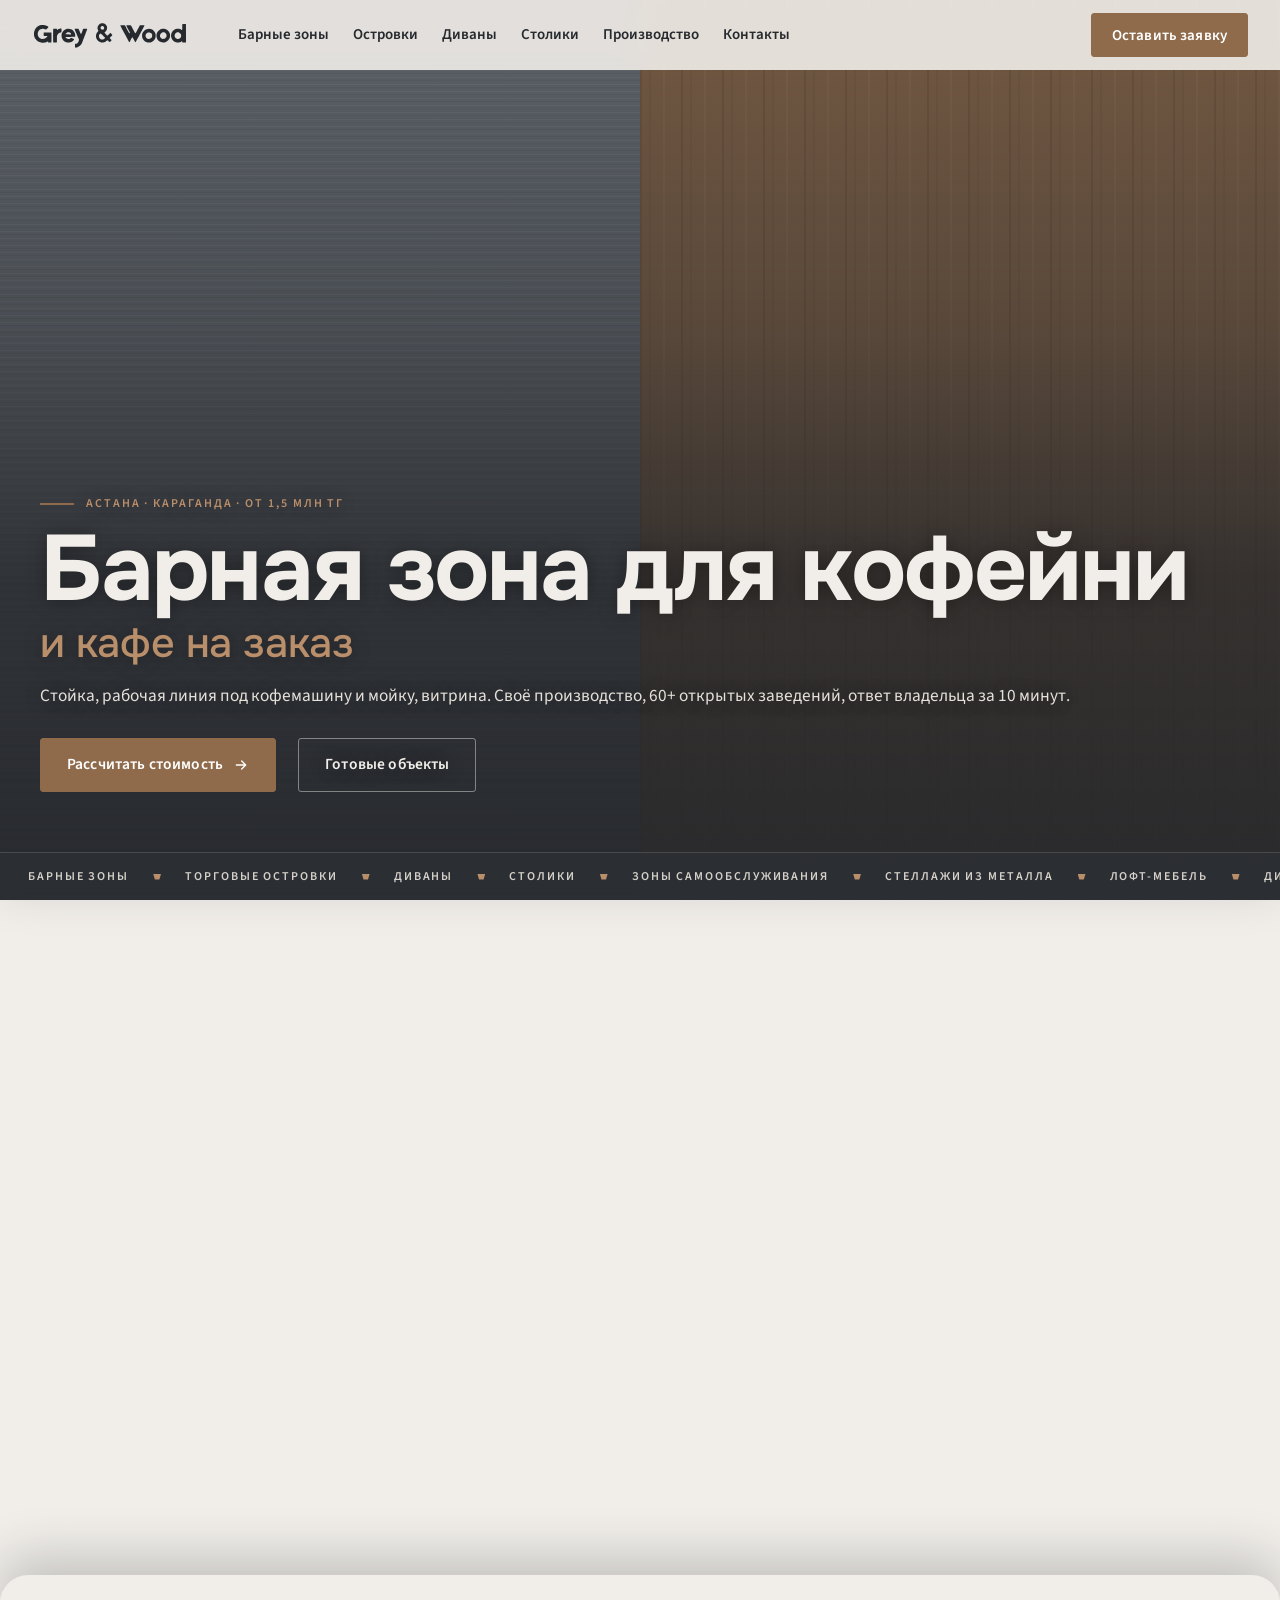
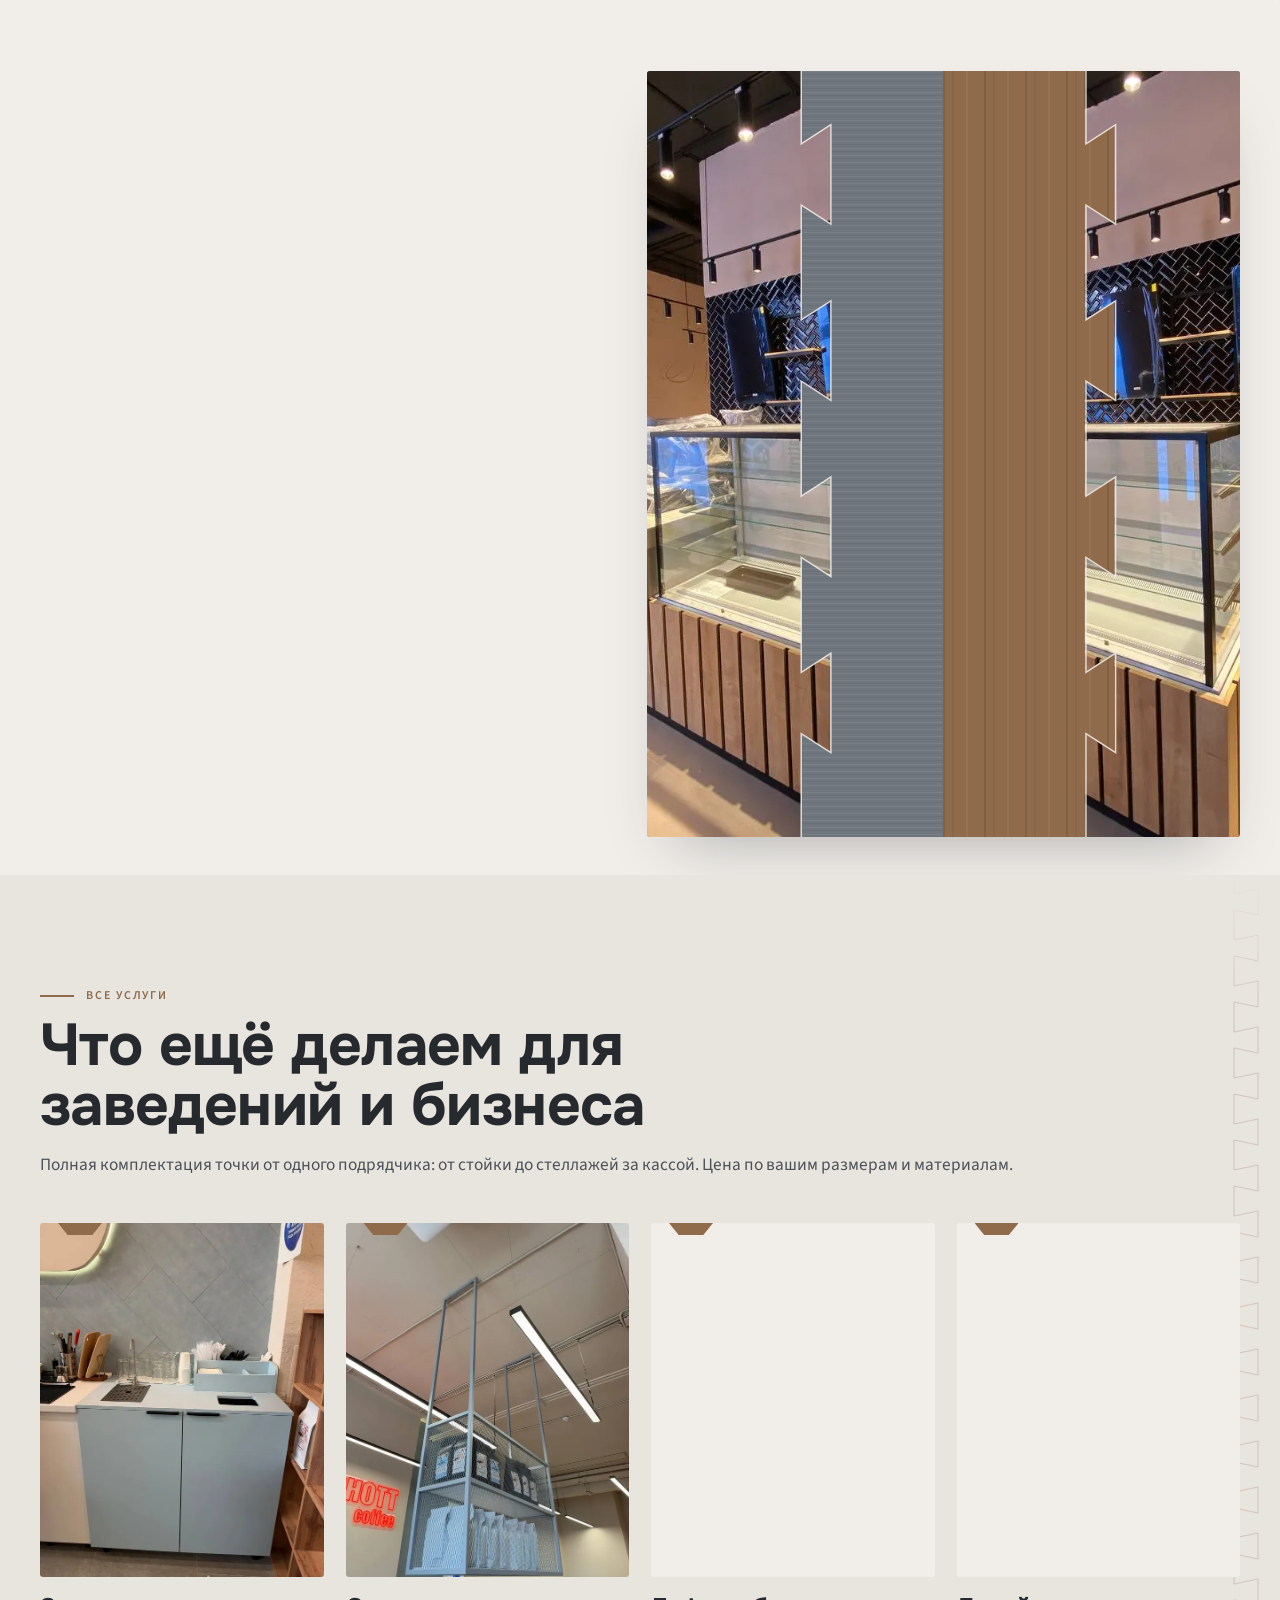
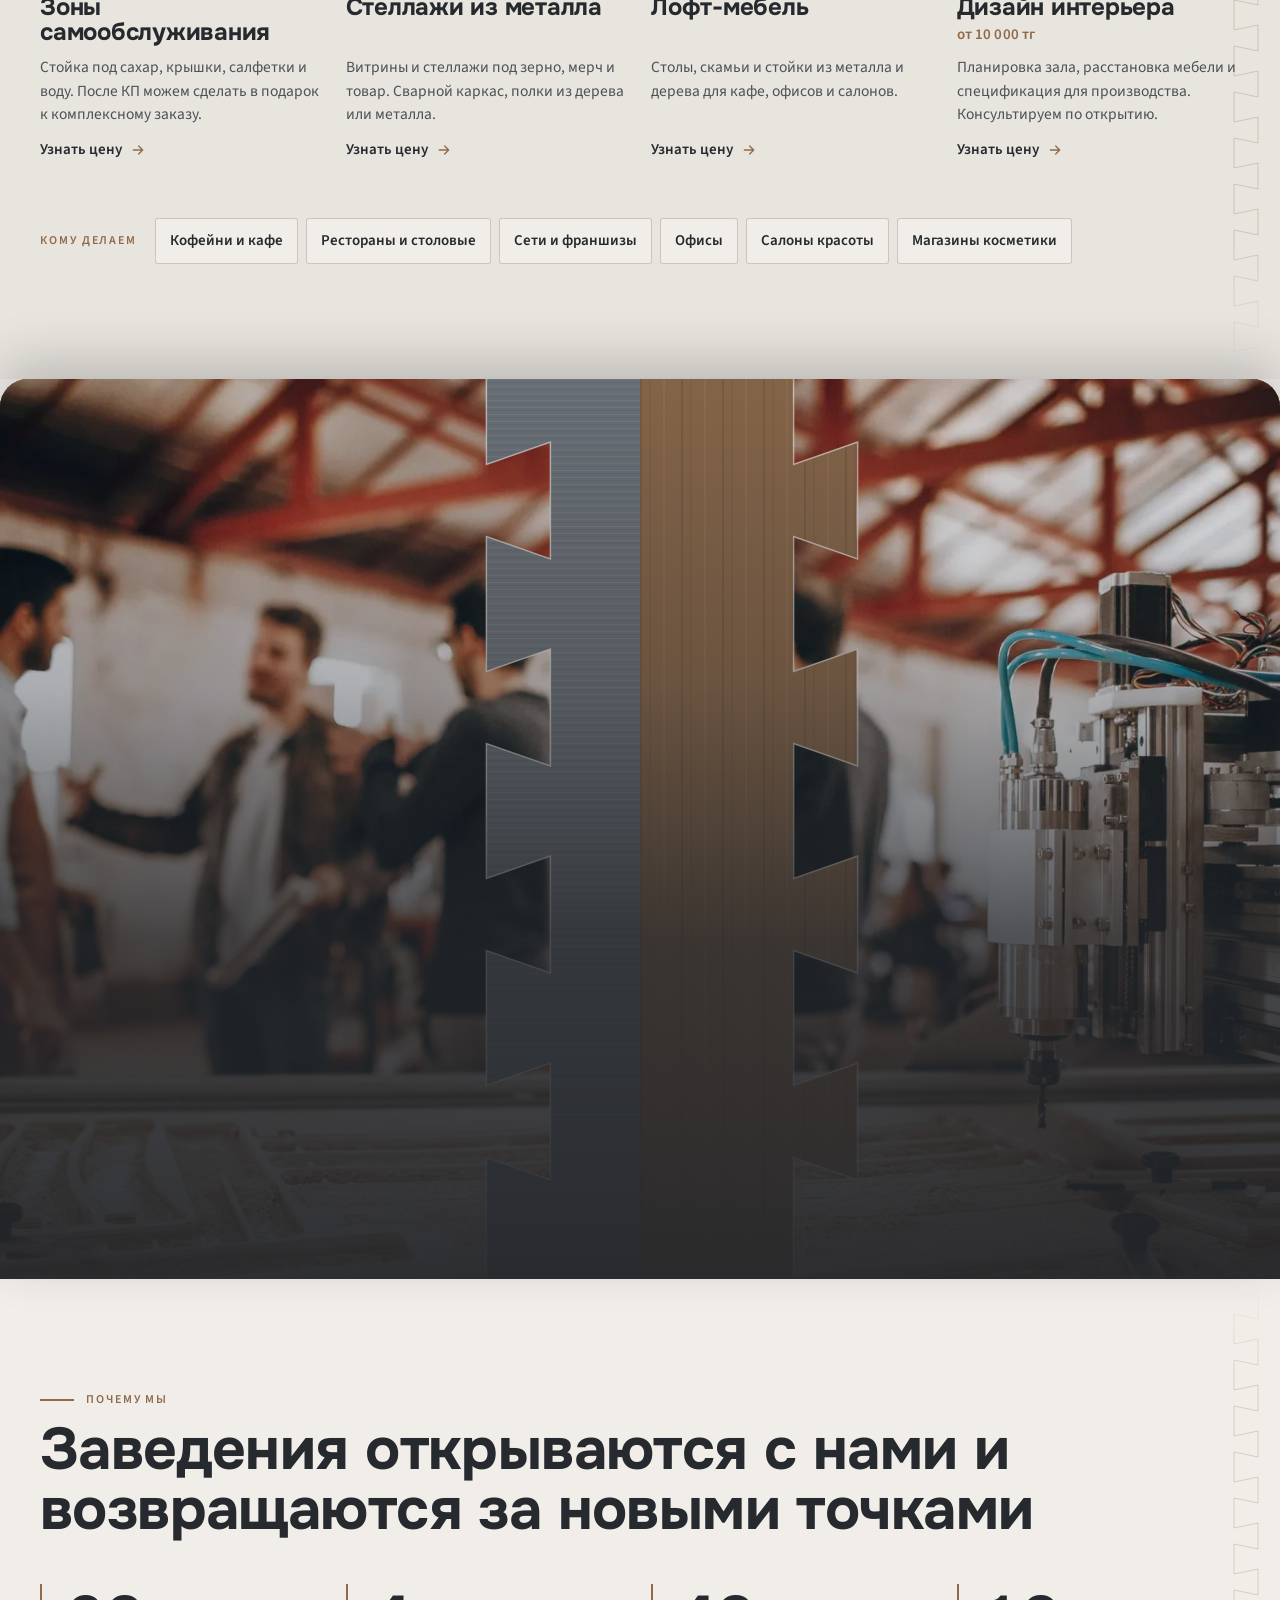
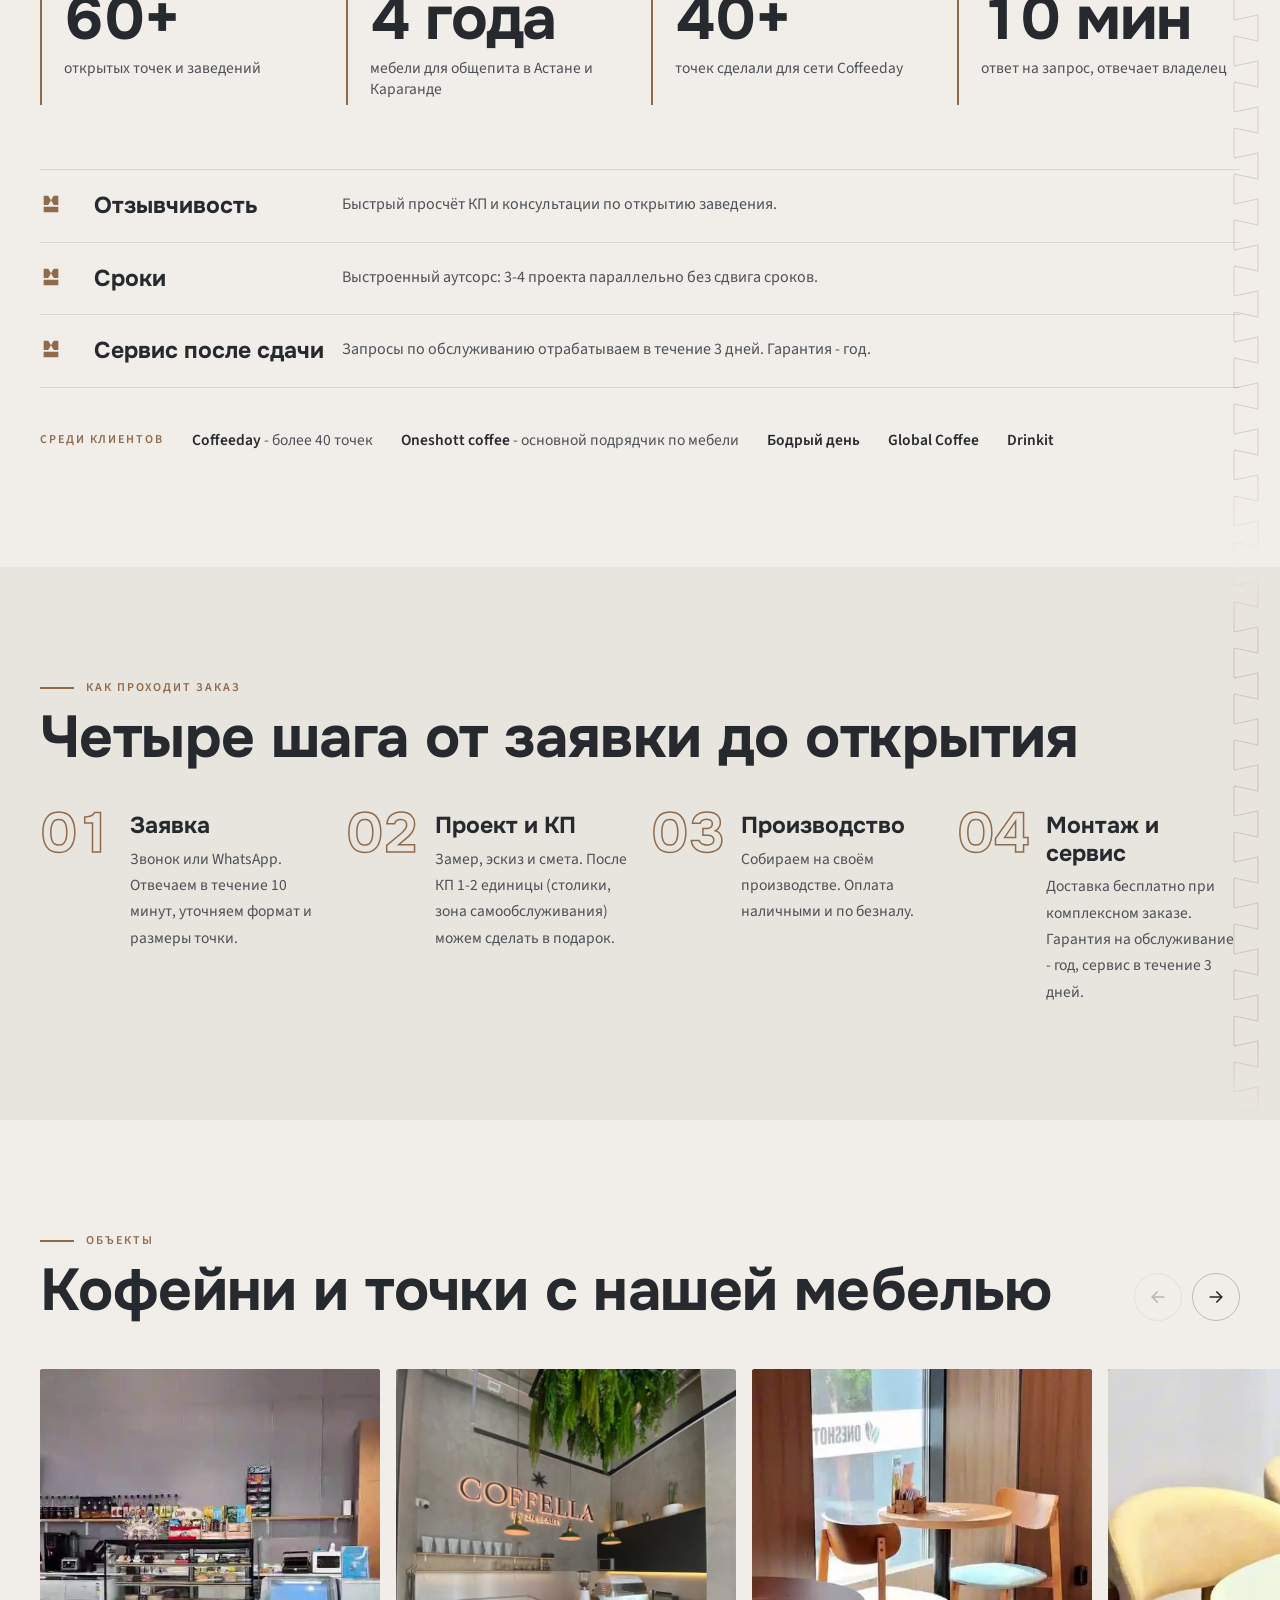
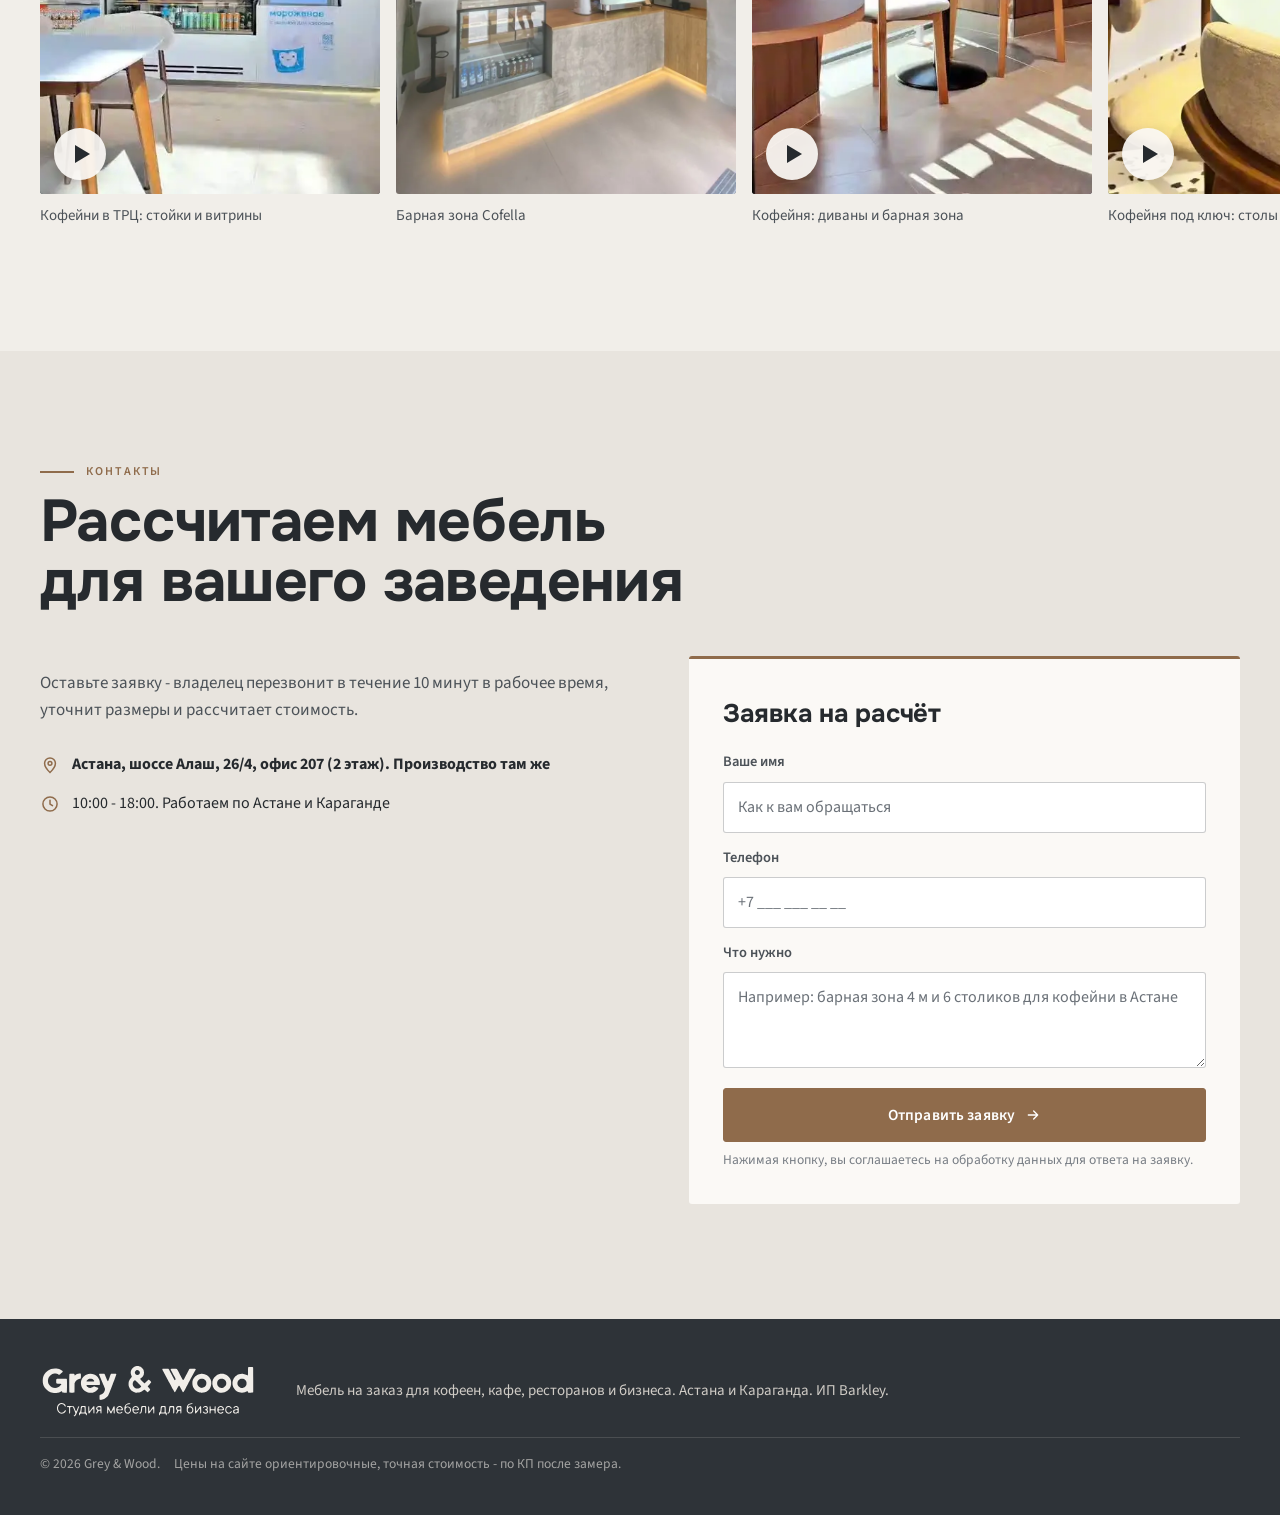
<file: barnye-zony/index.html>
<!doctype html>
<html lang="ru">
<head>
<meta charset="utf-8">
<meta name="viewport" content="width=device-width, initial-scale=1, viewport-fit=cover">
<title>Барная стойка для кофейни на заказ в Астане - Grey &amp; Wood</title>
<meta name="description" content="Барные зоны для кофеен и кафе от 1,5 млн тг: стойка, линия под кофемашину, витрина. Своё производство в Астане, 60+ открытых заведений.">
<link rel="canonical" href="https://greywood.kz/barnye-zony/">
<meta name="theme-color" content="#F1EEE9">
<meta property="og:type" content="website">
<meta property="og:locale" content="ru_RU">
<meta property="og:site_name" content="Grey & Wood">
<meta property="og:title" content="Барная стойка для кофейни на заказ в Астане - Grey &amp; Wood">
<meta property="og:description" content="Барные зоны для кофеен и кафе от 1,5 млн тг: стойка, линия под кофемашину, витрина. Своё производство в Астане, 60+ открытых заведений.">
<meta property="og:url" content="https://greywood.kz/barnye-zony/">
<meta property="og:image" content="https://greywood.kz/assets/gw-og-image.jpg">
<meta property="og:image:width" content="1200">
<meta property="og:image:height" content="630">
<meta name="twitter:card" content="summary_large_image">
<meta name="twitter:title" content="Барная стойка для кофейни на заказ в Астане - Grey &amp; Wood">
<meta name="twitter:description" content="Барные зоны для кофеен и кафе от 1,5 млн тг: стойка, линия под кофемашину, витрина. Своё производство в Астане, 60+ открытых заведений.">
<meta name="twitter:image" content="https://greywood.kz/assets/gw-og-image.jpg">
<link rel="icon" href="../favicon.ico" sizes="16x16 32x32 48x48">
<link rel="icon" href="../assets/gw-icon-192.png" type="image/png" sizes="192x192">
<link rel="apple-touch-icon" href="../assets/gw-apple-touch-icon.png">
<link rel="preconnect" href="https://fonts.googleapis.com">
<link rel="preconnect" href="https://fonts.gstatic.com" crossorigin>
<link rel="stylesheet" href="https://fonts.googleapis.com/css2?family=Afacad:wght@700&family=Onest:wght@600;700&family=Source+Sans+3:wght@400;600&display=swap">
<link rel="preload" as="image" href="../assets/img/gw-hero-wide.webp" media="(min-width: 761px)" fetchpriority="high">
<link rel="preload" as="image" href="../assets/img/gw-hero-tall-2.webp" media="(max-width: 760px)" fetchpriority="high">
<link rel="stylesheet" href="../styles.css?v=20261109-1">
<script type="application/ld+json">
[
 {
  "@context": "https://schema.org",
  "@type": "Service",
  "name": "Барные зоны и стойки для кофеен на заказ",
  "serviceType": "Барные зоны и стойки для кофеен на заказ",
  "url": "https://greywood.kz/barnye-zony/",
  "areaServed": [
   {
    "@type": "City",
    "name": "Астана"
   },
   {
    "@type": "City",
    "name": "Караганда"
   }
  ],
  "provider": {
   "@type": "LocalBusiness",
   "name": "Grey & Wood",
   "url": "https://greywood.kz/",
   "image": "https://greywood.kz/assets/gw-og-image.jpg",
   "address": {
    "@type": "PostalAddress",
    "streetAddress": "шоссе Алаш, 26/4, офис 207",
    "addressLocality": "Астана",
    "addressCountry": "KZ"
   }
  },
  "offers": {
   "@type": "Offer",
   "priceCurrency": "KZT",
   "price": "1500000",
   "description": "Цена от, точная стоимость по КП после замера"
  }
 },
 {
  "@context": "https://schema.org",
  "@type": "BreadcrumbList",
  "itemListElement": [
   {
    "@type": "ListItem",
    "position": 1,
    "name": "Grey & Wood",
    "item": "https://greywood.kz/"
   },
   {
    "@type": "ListItem",
    "position": 2,
    "name": "Барные зоны и стойки для кофеен на заказ",
    "item": "https://greywood.kz/barnye-zony/"
   }
  ]
 }
]
</script>
<!-- Google tag (gtag.js) -->
<script async src="https://www.googletagmanager.com/gtag/js?id=AW-18512685469"></script>
<script>
  window.dataLayer = window.dataLayer || [];
  function gtag(){dataLayer.push(arguments);}
  gtag('js', new Date());
  gtag('config', 'AW-18512685469');
</script>
<script src="https://lead-bot.sultan-askarov-kz.workers.dev/t.js" data-site="greywood" defer></script>
</head>
<body>
<svg width="0" height="0" style="position:absolute" aria-hidden="true" focusable="false">
  <symbol id="logo-word" viewBox="0 0 312 58"><path fill="currentColor" fill-rule="evenodd" d="M90.13 52.90C93.40 52.05 97.36 49.01 98.93 46.16C99.70 44.75 102.05 38.89 103.76 34.08C104.06 33.26 104.57 31.87 104.91 31.00C105.25 30.13 105.70 28.93 105.92 28.33C106.13 27.74 106.58 26.57 106.92 25.75C107.25 24.93 107.62 23.91 107.74 23.50C107.86 23.09 108.28 21.96 108.66 21.00C109.62 18.63 110.32 16.64 110.33 16.32C110.33 16.17 110.18 15.91 109.98 15.73C109.66 15.44 109.38 15.42 106.36 15.46C104.56 15.49 102.95 15.55 102.79 15.60C102.51 15.69 101.50 17.44 101.50 17.84C101.50 17.94 101.08 19.13 100.57 20.47C100.05 21.82 99.46 23.46 99.25 24.13C98.38 26.89 97.74 26.89 96.67 24.13C95.94 22.24 95.37 20.86 94.76 19.50C94.45 18.81 94.14 18.06 94.08 17.83C93.86 17.07 93.14 15.88 92.77 15.68C92.34 15.45 86.47 15.32 85.87 15.53C85.19 15.77 85.08 16.34 85.54 17.27C85.77 17.72 86.01 18.31 86.07 18.58C86.13 18.86 86.57 19.90 87.03 20.90C87.49 21.90 88.00 23.10 88.17 23.57C88.33 24.04 88.72 24.99 89.04 25.68C89.36 26.38 89.91 27.61 90.25 28.43C90.85 29.86 91.70 31.82 92.35 33.28C92.53 33.67 92.67 34.06 92.67 34.15C92.67 34.25 92.94 34.91 93.28 35.62C94.10 37.34 94.10 38.18 93.28 40.32C92.03 43.60 90.15 45.26 87.15 45.74C86.04 45.92 86.00 46.08 85.97 49.56C85.94 53.46 85.92 53.42 87.91 53.24C88.65 53.18 89.64 53.02 90.13 52.90ZM26.17 43.01C27.77 42.59 29.22 41.99 30.31 41.32C31.43 40.62 31.90 40.77 32.05 41.85C32.10 42.26 32.27 42.67 32.44 42.79C32.80 43.05 38.19 43.09 38.68 42.83C39.16 42.57 39.18 23.55 38.70 23.12C38.27 22.72 24.76 22.69 24.01 23.08C23.39 23.40 23.38 23.44 23.35 26.46C23.32 29.72 23.32 29.73 25.71 29.88C26.60 29.94 27.92 29.94 28.65 29.89C30.14 29.77 30.83 30.03 30.83 30.69C30.83 31.26 28.19 33.83 26.77 34.65C18.61 39.31 8.92 31.19 12.00 22.26C12.75 20.06 14.70 17.75 16.78 16.58C17.89 15.95 20.40 15.33 21.84 15.33C22.98 15.33 25.87 16.05 26.49 16.49C26.78 16.70 27.31 16.91 27.67 16.96C28.32 17.04 28.35 17.02 30.46 14.98C32.95 12.56 32.83 12.71 32.83 12.14C32.83 11.61 31.88 10.75 30.47 10.02C29.98 9.76 29.36 9.43 29.08 9.29C26.00 7.65 19.71 7.38 15.92 8.72C10.00 10.80 5.45 15.89 4.21 21.83C3.80 23.81 3.86 28.40 4.33 29.92C4.52 30.56 4.77 31.42 4.86 31.83C5.09 32.77 6.41 35.14 7.55 36.64C10.05 39.92 14.22 42.54 17.92 43.15C18.56 43.25 19.27 43.37 19.50 43.41C20.58 43.59 24.96 43.34 26.17 43.01ZM49.55 42.79C49.80 42.60 49.83 41.91 49.87 36.00L49.92 29.42L50.44 28.33C51.86 25.35 54.50 23.32 57.48 22.92C58.78 22.74 58.93 22.52 59.05 20.57C59.10 19.66 59.12 18.17 59.09 17.25C59.01 15.08 58.85 14.92 57.01 15.09C54.25 15.34 52.07 16.19 51.14 17.37C50.86 17.71 50.53 18.00 50.40 18.00C50.11 18.00 49.83 17.34 49.83 16.66C49.83 15.57 49.51 15.47 45.97 15.53C42.99 15.58 42.79 15.60 42.52 15.93C42.09 16.47 42.17 42.47 42.61 42.79C42.82 42.94 43.80 43.00 46.08 43.00C48.37 43.00 49.35 42.94 49.55 42.79ZM76.83 42.49C79.47 41.73 81.89 40.05 83.57 37.81C84.69 36.33 84.49 35.73 82.77 35.32C82.30 35.21 81.20 34.86 80.33 34.55C78.40 33.85 77.88 33.88 76.52 34.79C73.89 36.55 70.69 36.31 68.29 34.17C67.21 33.22 66.93 32.67 67.27 32.19L67.52 31.83L76.50 31.83C85.86 31.83 86.20 31.81 86.52 31.10C86.73 30.64 86.49 27.68 86.08 25.76C85.30 22.06 82.11 18.36 78.25 16.68C75.02 15.28 70.56 15.20 67.80 16.50C67.22 16.78 66.67 17.00 66.57 17.00C66.20 17.00 63.68 18.96 62.72 20.00C61.57 21.24 60.44 22.91 60.15 23.80C60.04 24.14 59.82 24.68 59.66 25.01C59.23 25.86 59.00 28.69 59.19 30.75C59.74 36.70 64.47 41.73 70.57 42.83C72.00 43.09 75.41 42.90 76.83 42.49ZM144.35 42.44C146.07 41.92 147.75 40.94 149.32 39.53C150.93 38.09 150.96 38.09 153.25 40.33C154.51 41.57 155.25 42.17 155.50 42.17C156.01 42.17 158.95 39.29 159.09 38.66C159.22 38.06 158.83 37.31 158.12 36.77C157.17 36.04 155.62 34.17 155.62 33.75C155.62 33.46 156.31 32.69 158.15 30.89C161.30 27.80 161.26 28.05 159.05 25.81C156.84 23.56 157.07 23.52 153.90 26.67C151.83 28.73 151.31 29.17 150.91 29.17C150.51 29.17 149.97 28.70 147.63 26.32C146.09 24.75 144.83 23.34 144.83 23.18C144.83 22.78 145.11 22.50 146.22 21.76C149.86 19.33 151.21 14.66 149.61 10.01C149.29 9.11 148.00 7.49 146.67 6.35C144.92 4.84 141.99 4.01 139.54 4.32C136.04 4.76 132.98 7.20 131.72 10.53C130.72 13.20 130.80 15.46 132.00 17.97C132.89 19.84 132.88 19.92 131.50 21.45C129.91 23.19 128.75 25.16 128.29 26.88C127.88 28.45 127.80 31.85 128.15 33.17C129.46 38.13 133.40 41.89 138.33 42.89C139.47 43.12 142.93 42.86 144.35 42.44ZM237.94 42.35C239.73 41.74 241.23 40.93 242.29 40.00C242.71 39.63 243.10 39.33 243.17 39.33C243.39 39.33 245.10 37.13 245.75 36.03C247.68 32.72 248.04 27.15 246.52 23.90C243.77 18.03 238.17 14.90 231.93 15.75C228.76 16.18 226.79 17.11 224.48 19.30C221.06 22.51 219.74 26.02 220.17 30.75C220.64 36.04 224.46 40.68 229.75 42.38C231.59 42.98 231.63 42.98 234.17 42.92C236.16 42.88 236.59 42.81 237.94 42.35ZM266.65 42.35C268.82 41.62 270.13 40.82 271.90 39.15C275.23 35.99 276.32 33.13 276.12 28.08C276.04 26.04 275.99 25.82 275.38 24.33C274.33 21.75 272.91 19.94 270.52 18.10C266.06 14.67 259.08 14.74 254.42 18.26C250.16 21.47 248.50 25.32 248.98 30.87C249.41 35.83 252.79 40.21 257.70 42.19C260.06 43.13 264.08 43.21 266.65 42.35ZM296.00 42.33C296.96 42.02 298.04 41.56 298.38 41.31C299.71 40.36 300.40 40.51 300.55 41.78C300.68 42.97 300.77 43.00 304.33 43.00C307.74 43.00 308.01 42.93 308.05 42.08C308.06 41.80 308.05 33.70 308.03 24.06C308.00 7.65 307.98 6.51 307.71 6.18C307.43 5.84 307.25 5.82 304.67 5.77C301.72 5.72 300.94 5.83 300.67 6.33C300.56 6.52 300.50 8.73 300.50 12.06C300.50 18.57 300.49 18.60 298.67 17.40C297.52 16.65 295.76 16.04 293.87 15.74C290.27 15.17 286.14 16.21 283.59 18.34C283.14 18.71 282.64 19.09 282.48 19.18C282.33 19.26 281.73 19.91 281.15 20.62C277.27 25.43 276.99 31.96 280.46 36.87C282.59 39.90 284.48 41.33 287.75 42.39C290.33 43.22 293.31 43.20 296.00 42.33ZM195.23 42.02C195.38 41.85 195.95 40.90 196.48 39.90C200.52 32.31 200.36 32.56 201.05 32.82C201.36 32.94 201.67 33.36 202.17 34.37C202.92 35.88 205.74 41.18 206.12 41.80C206.45 42.34 206.79 42.42 207.19 42.07C207.54 41.74 207.63 41.60 210.29 36.67C212.62 32.33 213.26 31.15 214.26 29.25C214.74 28.33 215.67 26.61 216.33 25.42C217.66 23.01 218.82 20.85 220.00 18.58C221.31 16.08 223.15 12.67 224.00 11.17C225.66 8.25 225.65 8.25 220.52 8.26C215.80 8.28 215.83 8.27 214.98 9.95C213.76 12.35 210.91 17.83 210.00 19.50C209.48 20.46 208.73 21.91 208.33 22.71C207.07 25.25 206.64 25.31 205.50 23.08C205.08 22.26 204.22 20.61 203.60 19.42C202.97 18.22 202.11 16.57 201.67 15.75C201.24 14.92 200.28 13.08 199.53 11.66C197.60 7.96 198.15 8.27 193.25 8.26C188.51 8.25 188.44 8.27 188.82 9.52C188.93 9.90 189.20 10.49 189.40 10.82C189.61 11.15 190.32 12.47 191.00 13.75C191.67 15.03 192.81 17.16 193.54 18.47C195.68 22.33 195.92 22.90 195.68 23.68C195.57 24.05 195.30 24.46 195.05 24.62C194.46 25.01 194.40 24.92 191.93 20.17C190.81 18.01 189.53 15.58 189.09 14.75C188.64 13.92 187.88 12.46 187.39 11.50C186.13 9.04 185.80 8.51 185.43 8.39C184.91 8.23 177.62 8.22 177.12 8.38C176.54 8.57 176.52 9.16 177.05 10.18C177.56 11.15 178.72 13.33 178.96 13.75C179.29 14.34 181.08 17.66 182.59 20.50C184.70 24.48 184.95 24.95 186.67 28.08C187.53 29.64 188.46 31.37 188.76 31.92C189.05 32.47 189.51 33.33 189.79 33.83C190.06 34.34 191.17 36.40 192.25 38.42C194.50 42.62 194.59 42.73 195.23 42.02ZM138.74 36.85C138.02 36.67 136.49 35.65 135.67 34.81C133.51 32.61 133.26 28.84 135.09 26.37C135.84 25.36 136.63 24.83 137.36 24.83C137.84 24.83 146.17 33.08 146.17 33.56C146.17 34.44 144.92 35.67 143.24 36.45C142.19 36.93 139.86 37.14 138.74 36.85ZM232.06 35.76C226.90 34.15 225.39 27.65 229.41 24.30C231.00 22.96 231.59 22.75 233.75 22.76C236.10 22.76 237.11 23.17 238.62 24.72C240.30 26.44 240.79 28.78 240.03 31.52C239.17 34.61 235.18 36.74 232.06 35.76ZM260.92 35.89C259.86 35.59 258.10 34.40 257.35 33.48C254.66 30.15 255.92 24.81 259.76 23.26C265.23 21.05 270.38 25.49 268.93 31.17C268.48 32.94 266.48 35.06 264.75 35.61C263.89 35.88 261.51 36.05 260.92 35.89ZM289.49 35.58C285.83 34.15 284.26 30.23 285.83 26.45C286.43 25.01 287.64 23.80 289.17 23.11C290.49 22.51 293.28 22.60 294.68 23.29C297.60 24.72 299.07 27.88 298.25 30.96C297.85 32.45 297.69 32.75 296.64 33.85C294.73 35.83 291.90 36.52 289.49 35.58ZM69.26 26.70C67.47 26.65 67.17 26.53 67.17 25.86C67.17 25.37 68.68 23.85 69.68 23.33C71.08 22.61 73.68 22.51 75.39 23.10C76.50 23.48 78.33 25.19 78.33 25.83C78.33 26.69 78.09 26.75 74.35 26.75C72.46 26.75 70.17 26.73 69.26 26.70ZM139.19 17.12C137.57 16.45 136.53 14.07 137.25 12.65C138.51 10.17 140.77 9.52 142.92 11.04C143.76 11.63 144.10 12.23 144.26 13.42C144.64 16.30 141.94 18.26 139.19 17.12Z"/></symbol>
  <symbol id="logo-full" viewBox="0 0 312 81"><path fill="currentColor" fill-rule="evenodd" d="M50.68 76.45C51.55 75.87 51.99 74.96 55.01 67.37C56.77 62.96 56.77 62.96 56.42 62.61C55.87 62.06 55.33 62.52 54.77 64.00C54.55 64.60 54.16 65.61 53.91 66.25C53.66 66.89 53.29 67.86 53.10 68.40C52.31 70.59 51.63 70.00 50.15 65.83C49.97 65.33 49.54 64.39 49.20 63.75L48.58 62.58L47.83 62.56C47.42 62.54 46.63 62.46 46.08 62.36C44.26 62.06 39.57 62.14 39.15 62.48C38.39 63.10 39.38 63.99 40.58 63.76C41.07 63.67 41.24 63.72 41.58 64.07L42.00 64.48L42.00 68.46C42.00 72.63 42.03 72.83 42.75 72.83C43.47 72.83 43.50 72.63 43.50 68.49C43.50 63.68 43.44 63.83 45.43 63.67C46.16 63.61 46.82 63.54 46.92 63.51C47.01 63.48 47.18 63.47 47.29 63.48C47.52 63.50 48.27 65.02 48.80 66.50C49.18 67.57 49.81 69.11 50.54 70.75C51.45 72.81 51.16 74.17 49.56 75.35C49.07 75.71 48.67 76.11 48.67 76.22C48.67 76.91 49.82 77.04 50.68 76.45ZM57.66 75.34C57.76 75.17 57.83 74.72 57.83 74.34C57.83 73.05 57.98 73.00 62.00 73.00C66.01 73.00 66.17 73.05 66.17 74.33C66.17 75.52 67.25 76.05 67.58 75.02C68.02 73.63 67.64 72.01 66.81 71.74C66.10 71.52 66.00 70.91 66.00 66.86C66.00 61.88 66.28 62.28 62.65 62.23C61.10 62.21 59.80 62.26 59.63 62.36C59.15 62.61 59.02 63.14 58.76 65.99C58.42 69.67 58.18 70.53 57.13 71.63L56.30 72.52L56.36 73.82C56.42 75.17 56.64 75.67 57.18 75.67C57.35 75.67 57.57 75.52 57.66 75.34ZM173.03 75.39C173.23 75.20 173.33 74.88 173.33 74.39C173.33 73.04 173.46 73.00 177.46 73.00C181.52 73.00 181.67 73.04 181.67 74.26C181.67 74.98 182.07 75.67 182.50 75.67C182.83 75.67 183.13 74.88 183.23 73.78L183.32 72.64L182.50 71.77L181.68 70.89L181.63 66.95C181.57 61.93 181.80 62.27 178.46 62.19C174.49 62.09 174.50 62.09 174.18 66.25C173.90 69.99 173.78 70.42 172.83 71.33C172.09 72.05 172.05 72.13 171.95 73.25C171.76 75.24 172.21 76.13 173.03 75.39ZM34.09 72.57C36.54 71.34 38.40 68.17 36.67 68.17C36.26 68.17 36.08 68.31 35.62 69.04C33.57 72.24 30.15 72.63 27.74 69.96C24.36 66.19 26.26 60.02 31.00 59.38C32.57 59.17 34.64 60.42 35.54 62.13C36.25 63.49 37.69 63.00 37.10 61.59C36.07 59.14 33.01 57.50 30.33 57.97C23.79 59.13 22.29 68.30 28.00 72.22C29.59 73.32 32.30 73.48 34.09 72.57ZM117.27 72.75C118.00 72.27 119.00 71.30 119.00 71.08C119.00 70.96 118.88 70.74 118.73 70.59C118.38 70.24 117.92 70.39 117.12 71.11C115.55 72.52 111.99 71.29 112.00 69.33C112.01 68.47 112.14 68.42 114.62 68.40C119.24 68.35 119.14 68.36 119.52 67.98C120.08 67.42 119.91 65.85 119.15 64.57C117.23 61.32 112.95 61.35 110.86 64.63C109.00 67.54 110.53 72.22 113.59 72.99C114.56 73.23 116.76 73.09 117.27 72.75ZM128.36 72.93C130.81 72.06 132.12 68.96 131.27 66.11C130.47 63.48 127.88 62.09 125.40 62.98C123.89 63.52 123.46 63.21 124.07 62.02C124.68 60.84 125.88 60.14 127.92 59.76C129.82 59.40 130.30 59.22 130.43 58.79C130.91 57.29 125.96 58.18 124.05 59.94C122.39 61.46 121.70 63.92 121.88 67.63C121.98 69.72 122.59 71.12 123.84 72.17C124.99 73.13 126.90 73.46 128.36 72.93ZM139.74 72.99C140.66 72.75 142.17 71.47 142.17 70.91C142.17 70.14 141.34 70.22 140.28 71.10C139.58 71.69 138.61 71.90 137.68 71.67C136.03 71.25 134.74 69.61 135.33 68.67C135.45 68.47 136.07 68.42 138.70 68.40C143.02 68.37 143.37 68.19 143.01 66.20C142.37 62.79 138.50 61.02 135.77 62.89C133.43 64.51 132.68 67.64 133.97 70.41C134.50 71.54 135.77 72.74 136.64 72.93C136.88 72.99 137.16 73.05 137.25 73.08C137.63 73.21 139.07 73.15 139.74 72.99ZM145.79 72.73C146.72 72.13 147.49 69.08 147.50 65.95C147.50 65.11 147.83 64.13 148.17 63.91C148.28 63.84 149.01 63.77 149.78 63.74C152.01 63.68 151.91 63.46 151.94 68.32C151.97 72.85 151.97 72.83 152.66 72.83C153.44 72.83 153.47 72.59 153.44 67.63C153.41 61.89 153.60 62.27 150.70 62.20C149.63 62.17 148.31 62.21 147.77 62.28C146.31 62.48 146.23 62.65 146.01 66.00C145.72 70.36 145.50 70.96 143.85 72.01C143.40 72.30 143.47 72.92 143.97 73.06C144.39 73.18 145.37 73.01 145.79 72.73ZM186.25 72.74C187.24 72.08 187.74 70.30 187.99 66.53C188.16 63.91 188.19 63.87 190.20 63.80C192.46 63.72 192.38 63.55 192.35 68.38C192.31 72.64 192.35 72.83 193.26 72.83C193.94 72.83 194.00 72.43 194.00 67.97C194.00 63.66 193.88 62.63 193.37 62.40C192.81 62.15 187.78 62.18 187.38 62.43C186.89 62.74 186.74 63.42 186.42 66.65C186.05 70.48 185.77 71.50 185.08 71.50C184.72 71.50 184.00 72.18 184.00 72.52C184.00 73.16 185.39 73.30 186.25 72.74ZM218.75 72.80C221.91 71.14 222.55 66.56 219.98 64.00C218.69 62.71 216.73 62.30 215.18 63.01C213.70 63.68 213.33 62.79 214.52 61.43C215.40 60.43 215.73 60.27 218.00 59.75C220.15 59.25 220.50 59.11 220.50 58.69C220.50 57.88 219.50 57.80 217.21 58.41C215.25 58.94 214.57 59.29 213.71 60.22C212.33 61.72 211.95 63.13 211.93 66.83C211.92 69.39 211.92 69.43 212.42 70.40C212.95 71.44 214.30 72.75 215.12 73.01C215.83 73.24 218.17 73.10 218.75 72.80ZM240.80 72.91C242.71 72.11 243.44 70.05 242.33 68.53C241.75 67.72 241.71 67.32 242.15 66.60C242.99 65.24 242.48 63.53 240.95 62.60C239.43 61.67 237.14 62.08 235.94 63.50C235.27 64.30 235.39 65.17 236.17 65.17C236.26 65.17 236.70 64.83 237.17 64.42C238.00 63.68 238.27 63.58 239.25 63.66C241.41 63.84 241.61 66.39 239.48 66.73C237.70 67.02 237.65 67.93 239.40 68.26C240.69 68.50 241.57 69.72 241.10 70.63C240.29 72.19 238.14 72.25 236.90 70.75C236.07 69.73 235.17 69.76 235.17 70.81C235.17 71.32 236.67 72.77 237.42 72.99C238.25 73.23 240.12 73.19 240.80 72.91ZM262.70 72.93C264.03 72.46 265.14 71.25 264.81 70.62C264.58 70.18 264.10 70.27 263.35 70.90C261.79 72.21 259.60 71.99 258.35 70.39C257.96 69.90 257.87 68.77 258.21 68.55C258.32 68.48 259.89 68.41 261.69 68.41C265.86 68.39 265.93 68.36 265.78 66.64C265.56 64.05 263.80 62.33 261.24 62.19C256.54 61.95 254.24 68.24 257.74 71.77C259.07 73.11 260.96 73.55 262.70 72.93ZM274.03 72.99C275.27 72.65 277.00 70.94 277.00 70.06C277.00 69.03 275.90 69.16 275.25 70.26C274.17 72.10 271.87 72.30 270.36 70.69C269.08 69.33 268.75 68.10 269.22 66.48C269.75 64.66 270.73 63.83 272.47 63.72C273.78 63.63 274.38 63.92 275.12 64.99C275.84 66.02 276.67 66.29 276.94 65.58C277.21 64.88 275.53 62.90 274.25 62.41C273.32 62.05 271.35 62.14 270.52 62.57C269.53 63.09 268.41 64.35 268.00 65.43C266.33 69.83 269.79 74.17 274.03 72.99ZM283.88 72.94C284.18 72.82 284.52 72.59 284.65 72.44C284.95 72.07 285.42 72.10 285.99 72.52C286.37 72.80 286.52 72.83 286.81 72.68C287.35 72.39 287.36 65.85 286.83 64.44C285.85 61.82 282.24 61.34 280.21 63.55C279.45 64.38 279.40 64.51 279.67 65.01C279.94 65.52 280.30 65.40 281.30 64.48L282.24 63.63L283.30 63.71C284.44 63.80 284.96 64.13 285.45 65.06C285.99 66.11 285.35 66.67 283.61 66.67C282.29 66.67 281.09 67.02 280.20 67.66C279.15 68.42 278.96 68.81 278.98 70.21L278.99 71.42L279.83 72.20C280.29 72.63 280.87 73.01 281.12 73.05C282.14 73.20 283.37 73.15 283.88 72.94ZM71.63 72.21C72.04 71.77 72.56 71.13 72.78 70.79C73.00 70.44 73.53 69.70 73.96 69.15C74.40 68.60 74.95 67.84 75.20 67.46C76.09 66.13 76.64 65.73 76.94 66.21C77.01 66.32 77.08 67.79 77.08 69.46C77.08 72.72 77.11 72.82 77.94 72.83C78.59 72.84 78.63 72.56 78.65 67.76C78.67 62.74 78.63 62.49 77.77 62.51C77.16 62.51 77.10 62.58 73.32 67.63C71.37 70.23 71.17 70.08 71.17 66.01C71.17 62.90 71.06 62.40 70.41 62.53C69.73 62.66 69.67 63.17 69.73 67.99C69.78 72.18 69.81 72.57 70.09 72.78C70.59 73.14 70.85 73.04 71.63 72.21ZM82.56 72.52C82.73 72.37 83.21 71.67 83.62 70.97C84.55 69.38 84.80 69.15 85.74 69.04C87.07 68.89 87.33 69.21 87.33 70.97C87.33 72.52 87.46 72.83 88.10 72.83C88.84 72.83 88.87 72.61 88.84 67.73C88.83 65.19 88.75 62.98 88.66 62.82C88.25 62.06 84.83 62.01 83.01 62.72C80.82 63.59 80.35 66.01 82.00 67.90C83.11 69.17 83.13 69.05 81.39 71.68C80.93 72.38 80.92 72.40 81.27 72.74C81.57 73.04 82.06 72.96 82.56 72.52ZM158.72 71.45C159.29 70.72 160.36 69.28 161.12 68.27C163.44 65.12 163.56 65.18 163.64 69.36C163.67 71.18 163.76 72.49 163.86 72.62C164.13 72.94 164.80 72.88 164.99 72.51C165.23 72.06 165.22 63.88 164.98 63.19C164.78 62.60 164.33 62.28 163.92 62.44C163.65 62.54 160.88 66.13 159.54 68.10C158.13 70.18 157.73 69.76 157.80 66.28C157.86 63.62 157.75 62.98 157.18 62.67C156.91 62.53 156.77 62.56 156.50 62.83C156.17 63.16 156.16 63.33 156.21 67.87L156.25 72.57L156.64 72.77C157.28 73.08 157.63 72.86 158.72 71.45ZM198.06 72.52C198.23 72.37 198.67 71.73 199.05 71.08C200.05 69.37 200.47 69.00 201.43 69.00C202.63 69.00 202.83 69.27 202.83 70.87C202.83 71.60 202.91 72.33 203.01 72.51C203.20 72.87 203.87 72.94 204.13 72.62C204.36 72.34 204.38 63.56 204.15 62.97C203.86 62.24 203.30 62.12 200.84 62.29C198.82 62.43 198.61 62.48 197.97 62.93C197.19 63.48 196.51 64.64 196.50 65.45C196.50 66.31 197.11 67.73 197.67 68.14C198.49 68.75 198.33 69.59 197.06 71.38C196.40 72.30 196.36 72.63 196.88 72.82C197.30 72.98 197.62 72.90 198.06 72.52ZM225.27 72.79C225.58 72.61 229.03 68.15 229.91 66.79C230.26 66.25 230.96 66.01 231.18 66.35C231.26 66.48 231.33 67.90 231.33 69.51C231.33 72.67 231.38 72.83 232.20 72.83C232.90 72.83 232.93 72.59 232.92 67.56C232.90 62.72 232.87 62.50 232.07 62.50C231.41 62.50 230.82 63.17 227.66 67.52C225.74 70.16 225.50 69.99 225.50 66.00C225.50 62.98 225.37 62.33 224.75 62.33C224.07 62.33 224.00 62.87 224.00 67.78C224.00 72.45 224.00 72.48 224.37 72.74C224.81 73.05 224.81 73.05 225.27 72.79ZM98.30 72.63C98.44 72.50 98.50 71.71 98.50 70.17C98.51 67.88 98.61 67.38 99.04 67.54C99.35 67.66 100.21 69.18 100.93 70.88C101.57 72.40 101.90 72.83 102.42 72.83C102.95 72.83 103.19 72.49 104.39 69.96C105.98 66.60 106.40 66.62 106.37 70.02C106.35 72.48 106.45 72.83 107.18 72.83C107.88 72.83 107.97 72.46 107.99 69.56C108.01 64.80 107.85 62.85 107.41 62.56C106.84 62.19 106.38 62.51 105.89 63.64C105.66 64.16 105.08 65.41 104.59 66.42C104.11 67.42 103.55 68.60 103.35 69.03C102.47 70.88 102.51 70.93 99.54 64.67C98.45 62.36 97.85 61.85 97.26 62.70C97.04 63.02 97.00 63.79 97.00 67.75C97.00 72.67 97.02 72.83 97.75 72.83C97.94 72.83 98.19 72.74 98.30 72.63ZM246.30 72.63C246.43 72.51 246.50 71.85 246.50 70.82C246.50 68.40 246.57 68.33 249.33 68.33C252.23 68.33 252.27 68.36 252.21 70.64C252.16 72.45 252.31 72.83 253.06 72.83C253.81 72.83 253.83 72.69 253.83 67.84C253.83 62.93 253.77 62.50 253.00 62.50C252.50 62.50 252.30 63.10 252.19 64.90C252.06 67.03 252.06 67.03 249.23 66.96C246.55 66.90 246.50 66.86 246.50 64.76C246.50 63.13 246.27 62.50 245.66 62.50C245.06 62.50 245.00 63.01 245.00 67.79C245.00 72.67 245.02 72.83 245.75 72.83C245.94 72.83 246.19 72.74 246.30 72.63ZM126.42 71.75C126.33 71.72 126.05 71.65 125.79 71.60C124.15 71.23 123.00 68.73 123.58 66.74C124.80 62.54 129.98 63.51 130.00 67.95C130.00 69.43 129.83 69.89 128.95 70.79C128.17 71.60 127.13 71.99 126.42 71.75ZM215.92 71.64C214.47 71.31 213.50 69.85 213.50 68.01C213.50 64.58 216.53 62.85 218.85 64.95C220.92 66.82 220.12 70.94 217.55 71.66C216.83 71.86 216.82 71.86 215.92 71.64ZM281.72 71.65C280.46 71.28 280.10 69.84 281.04 68.96C281.81 68.24 282.49 68.00 283.79 68.00C285.06 68.00 285.67 68.29 285.66 68.88C285.66 69.33 285.08 70.63 284.71 71.04C284.27 71.53 282.53 71.89 281.72 71.65ZM60.23 71.50C59.73 71.30 59.63 70.90 59.82 69.93C59.91 69.46 60.06 68.11 60.15 66.92C60.38 63.98 60.77 63.53 62.96 63.71C64.49 63.83 64.50 63.86 64.50 67.65C64.50 69.45 64.43 71.01 64.36 71.13C64.05 71.61 61.15 71.87 60.23 71.50ZM175.48 71.35L175.10 71.04L175.38 69.56C175.53 68.75 175.71 67.33 175.76 66.42C175.87 64.77 176.15 63.85 176.55 63.81C180.10 63.49 180.00 63.38 180.00 67.74C180.00 71.88 180.13 71.67 177.56 71.67C176.15 71.67 175.81 71.61 175.48 71.35ZM83.92 67.44C82.22 66.66 82.15 64.62 83.79 63.99C84.00 63.91 84.74 63.82 85.44 63.81C87.09 63.76 87.33 64.00 87.33 65.67C87.33 67.27 87.07 67.55 85.56 67.62C84.84 67.65 84.23 67.59 83.92 67.44ZM199.67 67.50C198.49 67.22 197.78 65.94 198.25 64.94C198.63 64.15 199.33 63.85 200.99 63.80C202.71 63.74 202.83 63.86 202.83 65.62C202.83 67.54 201.99 68.04 199.67 67.50ZM112.12 66.82C111.38 66.39 112.34 64.60 113.69 63.90C114.90 63.28 116.57 63.70 117.50 64.87C118.21 65.76 118.33 66.31 117.90 66.74C117.59 67.05 112.64 67.12 112.12 66.82ZM135.26 66.74C134.52 65.99 135.87 64.16 137.47 63.74C138.70 63.42 139.55 63.69 140.54 64.71C141.45 65.64 141.59 66.30 140.96 66.74C140.42 67.12 135.64 67.12 135.26 66.74ZM258.20 66.74C257.64 66.34 257.74 65.76 258.53 64.90C259.44 63.92 259.95 63.67 261.03 63.67C262.16 63.67 262.93 64.05 263.62 64.97C264.24 65.78 264.31 66.32 263.86 66.72C263.43 67.12 258.76 67.13 258.20 66.74ZM90.13 52.90C93.40 52.05 97.36 49.01 98.93 46.16C99.70 44.75 102.05 38.89 103.76 34.08C104.06 33.26 104.57 31.87 104.91 31.00C105.25 30.13 105.70 28.93 105.92 28.33C106.13 27.74 106.58 26.57 106.92 25.75C107.25 24.93 107.62 23.91 107.74 23.50C107.86 23.09 108.28 21.96 108.66 21.00C109.62 18.63 110.32 16.64 110.33 16.32C110.33 16.17 110.18 15.91 109.98 15.73C109.66 15.44 109.38 15.42 106.36 15.46C104.56 15.49 102.95 15.55 102.79 15.60C102.51 15.69 101.50 17.44 101.50 17.84C101.50 17.94 101.08 19.13 100.57 20.47C100.05 21.82 99.46 23.46 99.25 24.13C98.38 26.89 97.74 26.89 96.67 24.13C95.94 22.24 95.37 20.86 94.76 19.50C94.45 18.81 94.14 18.06 94.08 17.83C93.86 17.07 93.14 15.88 92.77 15.68C92.34 15.45 86.47 15.32 85.87 15.53C85.19 15.77 85.08 16.34 85.54 17.27C85.77 17.72 86.01 18.31 86.07 18.58C86.13 18.86 86.57 19.90 87.03 20.90C87.49 21.90 88.00 23.10 88.17 23.57C88.33 24.04 88.72 24.99 89.04 25.68C89.36 26.38 89.91 27.61 90.25 28.43C90.85 29.86 91.70 31.82 92.35 33.28C92.53 33.67 92.67 34.06 92.67 34.15C92.67 34.25 92.94 34.91 93.28 35.62C94.10 37.34 94.10 38.18 93.28 40.32C92.03 43.60 90.15 45.26 87.15 45.74C86.04 45.92 86.00 46.08 85.97 49.56C85.94 53.46 85.92 53.42 87.91 53.24C88.65 53.18 89.64 53.02 90.13 52.90ZM26.17 43.01C27.77 42.59 29.22 41.99 30.31 41.32C31.43 40.62 31.90 40.77 32.05 41.85C32.10 42.26 32.27 42.67 32.44 42.79C32.80 43.05 38.19 43.09 38.68 42.83C39.16 42.57 39.18 23.55 38.70 23.12C38.27 22.72 24.76 22.69 24.01 23.08C23.39 23.40 23.38 23.44 23.35 26.46C23.32 29.72 23.32 29.73 25.71 29.88C26.60 29.94 27.92 29.94 28.65 29.89C30.14 29.77 30.83 30.03 30.83 30.69C30.83 31.26 28.19 33.83 26.77 34.65C18.61 39.31 8.92 31.19 12.00 22.26C12.75 20.06 14.70 17.75 16.78 16.58C17.89 15.95 20.40 15.33 21.84 15.33C22.98 15.33 25.87 16.05 26.49 16.49C26.78 16.70 27.31 16.91 27.67 16.96C28.32 17.04 28.35 17.02 30.46 14.98C32.95 12.56 32.83 12.71 32.83 12.14C32.83 11.61 31.88 10.75 30.47 10.02C29.98 9.76 29.36 9.43 29.08 9.29C26.00 7.65 19.71 7.38 15.92 8.72C10.00 10.80 5.45 15.89 4.21 21.83C3.80 23.81 3.86 28.40 4.33 29.92C4.52 30.56 4.77 31.42 4.86 31.83C5.09 32.77 6.41 35.14 7.55 36.64C10.05 39.92 14.22 42.54 17.92 43.15C18.56 43.25 19.27 43.37 19.50 43.41C20.58 43.59 24.96 43.34 26.17 43.01ZM49.55 42.79C49.80 42.60 49.83 41.91 49.87 36.00L49.92 29.42L50.44 28.33C51.86 25.35 54.50 23.32 57.48 22.92C58.78 22.74 58.93 22.52 59.05 20.57C59.10 19.66 59.12 18.17 59.09 17.25C59.01 15.08 58.85 14.92 57.01 15.09C54.25 15.34 52.07 16.19 51.14 17.37C50.86 17.71 50.53 18.00 50.40 18.00C50.11 18.00 49.83 17.34 49.83 16.66C49.83 15.57 49.51 15.47 45.97 15.53C42.99 15.58 42.79 15.60 42.52 15.93C42.09 16.47 42.17 42.47 42.61 42.79C42.82 42.94 43.80 43.00 46.08 43.00C48.37 43.00 49.35 42.94 49.55 42.79ZM76.83 42.49C79.47 41.73 81.89 40.05 83.57 37.81C84.69 36.33 84.49 35.73 82.77 35.32C82.30 35.21 81.20 34.86 80.33 34.55C78.40 33.85 77.88 33.88 76.52 34.79C73.89 36.55 70.69 36.31 68.29 34.17C67.21 33.22 66.93 32.67 67.27 32.19L67.52 31.83L76.50 31.83C85.86 31.83 86.20 31.81 86.52 31.10C86.73 30.64 86.49 27.68 86.08 25.76C85.30 22.06 82.11 18.36 78.25 16.68C75.02 15.28 70.56 15.20 67.80 16.50C67.22 16.78 66.67 17.00 66.57 17.00C66.20 17.00 63.68 18.96 62.72 20.00C61.57 21.24 60.44 22.91 60.15 23.80C60.04 24.14 59.82 24.68 59.66 25.01C59.23 25.86 59.00 28.69 59.19 30.75C59.74 36.70 64.47 41.73 70.57 42.83C72.00 43.09 75.41 42.90 76.83 42.49ZM144.35 42.44C146.07 41.92 147.75 40.94 149.32 39.53C150.93 38.09 150.96 38.09 153.25 40.33C154.51 41.57 155.25 42.17 155.50 42.17C156.01 42.17 158.95 39.29 159.09 38.66C159.22 38.06 158.83 37.31 158.12 36.77C157.17 36.04 155.62 34.17 155.62 33.75C155.62 33.46 156.31 32.69 158.15 30.89C161.30 27.80 161.26 28.05 159.05 25.81C156.84 23.56 157.07 23.52 153.90 26.67C151.83 28.73 151.31 29.17 150.91 29.17C150.51 29.17 149.97 28.70 147.63 26.32C146.09 24.75 144.83 23.34 144.83 23.18C144.83 22.78 145.11 22.50 146.22 21.76C149.86 19.33 151.21 14.66 149.61 10.01C149.29 9.11 148.00 7.49 146.67 6.35C144.92 4.84 141.99 4.01 139.54 4.32C136.04 4.76 132.98 7.20 131.72 10.53C130.72 13.20 130.80 15.46 132.00 17.97C132.89 19.84 132.88 19.92 131.50 21.45C129.91 23.19 128.75 25.16 128.29 26.88C127.88 28.45 127.80 31.85 128.15 33.17C129.46 38.13 133.40 41.89 138.33 42.89C139.47 43.12 142.93 42.86 144.35 42.44ZM237.94 42.35C239.73 41.74 241.23 40.93 242.29 40.00C242.71 39.63 243.10 39.33 243.17 39.33C243.39 39.33 245.10 37.13 245.75 36.03C247.68 32.72 248.04 27.15 246.52 23.90C243.77 18.03 238.17 14.90 231.93 15.75C228.76 16.18 226.79 17.11 224.48 19.30C221.06 22.51 219.74 26.02 220.17 30.75C220.64 36.04 224.46 40.68 229.75 42.38C231.59 42.98 231.63 42.98 234.17 42.92C236.16 42.88 236.59 42.81 237.94 42.35ZM266.65 42.35C268.82 41.62 270.13 40.82 271.90 39.15C275.23 35.99 276.32 33.13 276.12 28.08C276.04 26.04 275.99 25.82 275.38 24.33C274.33 21.75 272.91 19.94 270.52 18.10C266.06 14.67 259.08 14.74 254.42 18.26C250.16 21.47 248.50 25.32 248.98 30.87C249.41 35.83 252.79 40.21 257.70 42.19C260.06 43.13 264.08 43.21 266.65 42.35ZM296.00 42.33C296.96 42.02 298.04 41.56 298.38 41.31C299.71 40.36 300.40 40.51 300.55 41.78C300.68 42.97 300.77 43.00 304.33 43.00C307.74 43.00 308.01 42.93 308.05 42.08C308.06 41.80 308.05 33.70 308.03 24.06C308.00 7.65 307.98 6.51 307.71 6.18C307.43 5.84 307.25 5.82 304.67 5.77C301.72 5.72 300.94 5.83 300.67 6.33C300.56 6.52 300.50 8.73 300.50 12.06C300.50 18.57 300.49 18.60 298.67 17.40C297.52 16.65 295.76 16.04 293.87 15.74C290.27 15.17 286.14 16.21 283.59 18.34C283.14 18.71 282.64 19.09 282.48 19.18C282.33 19.26 281.73 19.91 281.15 20.62C277.27 25.43 276.99 31.96 280.46 36.87C282.59 39.90 284.48 41.33 287.75 42.39C290.33 43.22 293.31 43.20 296.00 42.33ZM195.23 42.02C195.38 41.85 195.95 40.90 196.48 39.90C200.52 32.31 200.36 32.56 201.05 32.82C201.36 32.94 201.67 33.36 202.17 34.37C202.92 35.88 205.74 41.18 206.12 41.80C206.45 42.34 206.79 42.42 207.19 42.07C207.54 41.74 207.63 41.60 210.29 36.67C212.62 32.33 213.26 31.15 214.26 29.25C214.74 28.33 215.67 26.61 216.33 25.42C217.66 23.01 218.82 20.85 220.00 18.58C221.31 16.08 223.15 12.67 224.00 11.17C225.66 8.25 225.65 8.25 220.52 8.26C215.80 8.28 215.83 8.27 214.98 9.95C213.76 12.35 210.91 17.83 210.00 19.50C209.48 20.46 208.73 21.91 208.33 22.71C207.07 25.25 206.64 25.31 205.50 23.08C205.08 22.26 204.22 20.61 203.60 19.42C202.97 18.22 202.11 16.57 201.67 15.75C201.24 14.92 200.28 13.08 199.53 11.66C197.60 7.96 198.15 8.27 193.25 8.26C188.51 8.25 188.44 8.27 188.82 9.52C188.93 9.90 189.20 10.49 189.40 10.82C189.61 11.15 190.32 12.47 191.00 13.75C191.67 15.03 192.81 17.16 193.54 18.47C195.68 22.33 195.92 22.90 195.68 23.68C195.57 24.05 195.30 24.46 195.05 24.62C194.46 25.01 194.40 24.92 191.93 20.17C190.81 18.01 189.53 15.58 189.09 14.75C188.64 13.92 187.88 12.46 187.39 11.50C186.13 9.04 185.80 8.51 185.43 8.39C184.91 8.23 177.62 8.22 177.12 8.38C176.54 8.57 176.52 9.16 177.05 10.18C177.56 11.15 178.72 13.33 178.96 13.75C179.29 14.34 181.08 17.66 182.59 20.50C184.70 24.48 184.95 24.95 186.67 28.08C187.53 29.64 188.46 31.37 188.76 31.92C189.05 32.47 189.51 33.33 189.79 33.83C190.06 34.34 191.17 36.40 192.25 38.42C194.50 42.62 194.59 42.73 195.23 42.02ZM138.74 36.85C138.02 36.67 136.49 35.65 135.67 34.81C133.51 32.61 133.26 28.84 135.09 26.37C135.84 25.36 136.63 24.83 137.36 24.83C137.84 24.83 146.17 33.08 146.17 33.56C146.17 34.44 144.92 35.67 143.24 36.45C142.19 36.93 139.86 37.14 138.74 36.85ZM232.06 35.76C226.90 34.15 225.39 27.65 229.41 24.30C231.00 22.96 231.59 22.75 233.75 22.76C236.10 22.76 237.11 23.17 238.62 24.72C240.30 26.44 240.79 28.78 240.03 31.52C239.17 34.61 235.18 36.74 232.06 35.76ZM260.92 35.89C259.86 35.59 258.10 34.40 257.35 33.48C254.66 30.15 255.92 24.81 259.76 23.26C265.23 21.05 270.38 25.49 268.93 31.17C268.48 32.94 266.48 35.06 264.75 35.61C263.89 35.88 261.51 36.05 260.92 35.89ZM289.49 35.58C285.83 34.15 284.26 30.23 285.83 26.45C286.43 25.01 287.64 23.80 289.17 23.11C290.49 22.51 293.28 22.60 294.68 23.29C297.60 24.72 299.07 27.88 298.25 30.96C297.85 32.45 297.69 32.75 296.64 33.85C294.73 35.83 291.90 36.52 289.49 35.58ZM69.26 26.70C67.47 26.65 67.17 26.53 67.17 25.86C67.17 25.37 68.68 23.85 69.68 23.33C71.08 22.61 73.68 22.51 75.39 23.10C76.50 23.48 78.33 25.19 78.33 25.83C78.33 26.69 78.09 26.75 74.35 26.75C72.46 26.75 70.17 26.73 69.26 26.70ZM139.19 17.12C137.57 16.45 136.53 14.07 137.25 12.65C138.51 10.17 140.77 9.52 142.92 11.04C143.76 11.63 144.10 12.23 144.26 13.42C144.64 16.30 141.94 18.26 139.19 17.12Z"/></symbol>
  <symbol id="ic-arr" viewBox="0 0 24 24"><path fill="none" stroke="currentColor" stroke-width="2" stroke-linecap="round" stroke-linejoin="round" d="M5 12h14M13 6l6 6-6 6"/></symbol>
  <symbol id="ic-pin" viewBox="0 0 24 24"><path fill="none" stroke="currentColor" stroke-width="1.8" d="M12 21s-6.5-6-6.5-11a6.5 6.5 0 0 1 13 0c0 5-6.5 11-6.5 11Z"/><circle cx="12" cy="10" r="2.3" fill="none" stroke="currentColor" stroke-width="1.8"/></symbol>
  <symbol id="ic-clock" viewBox="0 0 24 24"><circle cx="12" cy="12" r="8.5" fill="none" stroke="currentColor" stroke-width="1.8"/><path fill="none" stroke="currentColor" stroke-width="1.8" stroke-linecap="round" d="M12 7.5V12l3 2"/></symbol>
  <symbol id="ic-tail" viewBox="0 0 24 24"><path fill="currentColor" d="M4 3h5l3 5-3 5H4V3Zm16 0h-5l-3 5 3 5h5V3ZM4 15h16v6H4z"/></symbol>
</svg>

<a class="skip" href="#bar-zony">К услугам</a>

<header class="hdr" id="hdr">
  <div class="hdr-in">
    <a class="brand" href="../" aria-label="Grey & Wood - на главную">
      <svg class="brand-logo" width="156" height="29" role="img" aria-label="Grey &amp; Wood"><use href="#logo-word"/></svg>
    </a>
    <nav class="nav" aria-label="Разделы сайта">
      <a href="#bar-zony">Барные зоны</a>
      <a href="../torgovye-ostrovki/">Островки</a>
      <a href="../divany-i-stoliki/">Диваны</a>
      <a href="../divany-i-stoliki/">Столики</a>
      <a href="#proizvodstvo">Производство</a>
      <a href="#kontakty">Контакты</a>
    </nav>
    <div class="hdr-right">
      <button class="btn btn-oak hdr-cta" type="button" data-lm="header"><span>Оставить заявку</span></button>
      <button class="burger" type="button" aria-label="Меню" aria-expanded="false" aria-controls="menu"><span></span><span></span></button>
    </div>
  </div>
</header>

<div class="menu" id="menu" hidden>
  <nav class="menu-in" aria-label="Мобильное меню">
    <a href="#bar-zony">Барные зоны</a>
    <a href="../torgovye-ostrovki/">Торговые островки</a>
    <a href="../divany-i-stoliki/">Диваны</a>
    <a href="../divany-i-stoliki/">Столики</a>
    <a href="#uslugi">Все услуги и цены</a>
    <a href="#proizvodstvo">Производство</a>
    <a href="#raboty">Объекты</a>
    <a href="#kontakty">Контакты</a>
    <div class="menu-foot">
      <button class="btn btn-oak" type="button" data-lm="menu"><span>Оставить заявку</span><svg width="16" height="16" aria-hidden="true"><use href="#ic-arr"/></svg></button>
    </div>
  </nav>
</div>

<main id="main">

<!-- ГЕРОЙ -->
<div class="pw pw-hero" id="top">
  <section class="plate pl-hero t-slate">
    <div class="dv dv-hero" aria-hidden="true">
      <div class="dv-back"></div>
      <div class="dv-half l">
        <picture>
          <source media="(max-width: 760px)" srcset="../assets/img/gw-hero-tall-2.webp">
          <img src="../assets/img/gw-hero-wide.webp" width="1280" height="853" alt="" fetchpriority="high" decoding="async">
        </picture>
      </div>
      <div class="dv-half r">
        <picture>
          <source media="(max-width: 760px)" srcset="../assets/img/gw-hero-tall-2.webp">
          <img src="../assets/img/gw-hero-wide.webp" width="1280" height="853" alt="" decoding="async">
        </picture>
      </div>
      <svg class="dv-seam sl" viewBox="0 0 100 100" preserveAspectRatio="none"><path d="M50 0V9.5L55 7V20L50 17.5V32.5L55 30V43L50 40.5V55.5L55 53V66L50 63.5V78.5L55 76V89L50 86.5V100" vector-effect="non-scaling-stroke"/></svg>
      <svg class="dv-seam sr" viewBox="0 0 100 100" preserveAspectRatio="none"><path d="M50 0V9.5L55 7V20L50 17.5V32.5L55 30V43L50 40.5V55.5L55 53V66L50 63.5V78.5L55 76V89L50 86.5V100" vector-effect="non-scaling-stroke"/></svg>
    </div>
    <div class="grad" aria-hidden="true"></div>
    <div class="pl-in hero-in">
      <div class="txt hero-txt">
        <p class="kick"><span class="dash"></span><span class="kick-t"><span>Астана · Караганда · от 1,5 млн тг</span></span></span></p>
        <h1 id="h1"><span class="l1">Барная зона для кофейни</span><span class="l2">и кафе на заказ</span></h1>
        <p class="lead">Стойка, рабочая линия под кофемашину и мойку, витрина. Своё производство, 60+ открытых заведений, ответ владельца за 10 минут.</p>
        <div class="cta">
          <button class="btn btn-oak" type="button" data-lm="bar"><span>Рассчитать стоимость</span><svg width="16" height="16" aria-hidden="true"><use href="#ic-arr"/></svg></button>
          <a class="btn btn-ghost" href="#raboty"><span>Готовые объекты</span></a>
        </div>
      </div>
    </div>
    <div class="ribbon" aria-hidden="true">
      <div class="ribbon-track">
        <span>Барные зоны</span><span>Торговые островки</span><span>Диваны</span><span>Столики</span><span>Зоны самообслуживания</span><span>Стеллажи из металла</span><span>Лофт-мебель</span><span>Дизайн интерьера</span>
        <span>Барные зоны</span><span>Торговые островки</span><span>Диваны</span><span>Столики</span><span>Зоны самообслуживания</span><span>Стеллажи из металла</span><span>Лофт-мебель</span><span>Дизайн интерьера</span>
        <span>Барные зоны</span><span>Торговые островки</span><span>Диваны</span><span>Столики</span><span>Зоны самообслуживания</span><span>Стеллажи из металла</span><span>Лофт-мебель</span><span>Дизайн интерьера</span>
        <span>Барные зоны</span><span>Торговые островки</span><span>Диваны</span><span>Столики</span><span>Зоны самообслуживания</span><span>Стеллажи из металла</span><span>Лофт-мебель</span><span>Дизайн интерьера</span>
      </div>
    </div>
  </section>
</div>

<!-- БАРНЫЕ ЗОНЫ -->
<div class="pw" id="bar-zony">
  <section class="plate pl-svc">
    <div class="pl-in svc-in">
      <div class="txt">
        <p class="kick"><span class="dash"></span><span>Барные зоны</span></p>
        <h2>Барная зона под вашу кофейню</h2>
        <p class="price">от 1,5 млн тг</p>
        <p class="lead">Стойка, рабочая линия под кофемашину и мойку, витрина и посадка гостей. Дерево и металл, столешницы под нагрузку общепита.</p>
        <div class="cta">
          <button class="btn btn-oak" type="button" data-lm="bar"><span>Узнать цену</span><svg width="16" height="16" aria-hidden="true"><use href="#ic-arr"/></svg></button>
          <a class="lnk" href="#kak"><span>Как проходит заказ</span><svg width="16" height="16"><use href="#ic-arr"/></svg></a>
        </div>
      </div>
      <div class="dv dv-panel" aria-hidden="true">
        <div class="dv-back"></div>
        <div class="dv-half l"><img src="../assets/img/gw-bar.webp" width="960" height="960" alt="" loading="lazy" decoding="async"></div>
        <div class="dv-half r"><img src="../assets/img/gw-bar.webp" width="960" height="960" alt="" loading="lazy" decoding="async"></div>
        <svg class="dv-seam sl" viewBox="0 0 100 100" preserveAspectRatio="none"><path d="M50 0V9.5L55 7V20L50 17.5V32.5L55 30V43L50 40.5V55.5L55 53V66L50 63.5V78.5L55 76V89L50 86.5V100" vector-effect="non-scaling-stroke"/></svg>
        <svg class="dv-seam sr" viewBox="0 0 100 100" preserveAspectRatio="none"><path d="M50 0V9.5L55 7V20L50 17.5V32.5L55 30V43L50 40.5V55.5L55 53V66L50 63.5V78.5L55 76V89L50 86.5V100" vector-effect="non-scaling-stroke"/></svg>
      </div>
    </div>
  </section>
</div>

<!-- ВСЕ УСЛУГИ -->
<section class="sec sec-uslugi" id="uslugi">
  <div class="wrap">
    <div class="head rv">
      <p class="kick"><span class="dash"></span><span>Все услуги</span></p>
      <h2>Что ещё делаем для заведений и бизнеса</h2>
      <p class="lead">Полная комплектация точки от одного подрядчика: от стойки до стеллажей за кассой. Цена по вашим размерам и материалам.</p>
    </div>
    <div class="cards">
      <article class="card rv" id="samoobsluzhivanie">
        <div class="card-ph"><img src="../assets/img/gw-card-samoob.webp" width="640" height="799" alt="Тумба самообслуживания с мойкой и ящиками в кофейне" loading="lazy" decoding="async"></div>
        <h3>Зоны самообслуживания</h3>
        <p>Стойка под сахар, крышки, салфетки и воду. После КП можем сделать в подарок к комплексному заказу.</p>
        <button class="lnk" type="button" data-lm="samoob"><span>Узнать цену</span><svg width="16" height="16" aria-hidden="true"><use href="#ic-arr"/></svg></button>
      </article>
      <article class="card rv" id="stellazhi">
        <div class="card-ph"><img src="../assets/img/gw-card-stellazhi.webp" width="640" height="799" alt="Подвесной металлический стеллаж под зёрна над барной стойкой" loading="lazy" decoding="async"></div>
        <h3>Стеллажи из металла</h3>
        <p>Витрины и стеллажи под зерно, мерч и товар. Сварной каркас, полки из дерева или металла.</p>
        <button class="lnk" type="button" data-lm="stellazh"><span>Узнать цену</span><svg width="16" height="16" aria-hidden="true"><use href="#ic-arr"/></svg></button>
      </article>
      <article class="card rv" id="loft">
        <div class="card-ph"><img src="../assets/img/gw-card-loft.webp" width="640" height="799" alt="Барная стойка с металлическим каркасом под потолком в кофейне" loading="lazy" decoding="async"></div>
        <h3>Лофт-мебель</h3>
        <p>Столы, скамьи и стойки из металла и дерева для кафе, офисов и салонов.</p>
        <button class="lnk" type="button" data-lm="loft"><span>Узнать цену</span><svg width="16" height="16" aria-hidden="true"><use href="#ic-arr"/></svg></button>
      </article>
      <article class="card rv" id="dizain">
        <div class="card-ph"><img src="../assets/img/card-dizain.webp" width="640" height="799" alt="Дизайнер рисует план расстановки мебели в заведении" loading="lazy" decoding="async"></div>
        <h3>Дизайн интерьера <span class="card-price">от 10 000 тг</span></h3>
        <p>Планировка зала, расстановка мебели и спецификация для производства. Консультируем по открытию.</p>
        <button class="lnk" type="button" data-lm="dizain"><span>Узнать цену</span><svg width="16" height="16" aria-hidden="true"><use href="#ic-arr"/></svg></button>
      </article>
    </div>
    <div class="who rv">
      <p class="who-t">Кому делаем</p>
      <ul class="chips">
        <li>Кофейни и кафе</li>
        <li>Рестораны и столовые</li>
        <li>Сети и франшизы</li>
        <li>Офисы</li>
        <li>Салоны красоты</li>
        <li>Магазины косметики</li>
      </ul>
    </div>
  </div>
</section>

<!-- ПРОИЗВОДСТВО -->
<div class="pw" id="proizvodstvo">
  <section class="plate pl-photo t-slate">
    <div class="dv dv-full" aria-hidden="true">
      <div class="dv-back"></div>
      <div class="dv-half l"><img src="../assets/img/proizvodstvo.webp" width="1600" height="1067" alt="" loading="lazy" decoding="async"></div>
      <div class="dv-half r"><img src="../assets/img/proizvodstvo.webp" width="1600" height="1067" alt="" loading="lazy" decoding="async"></div>
      <svg class="dv-seam sl" viewBox="0 0 100 100" preserveAspectRatio="none"><path d="M50 0V9.5L55 7V20L50 17.5V32.5L55 30V43L50 40.5V55.5L55 53V66L50 63.5V78.5L55 76V89L50 86.5V100" vector-effect="non-scaling-stroke"/></svg>
      <svg class="dv-seam sr" viewBox="0 0 100 100" preserveAspectRatio="none"><path d="M50 0V9.5L55 7V20L50 17.5V32.5L55 30V43L50 40.5V55.5L55 53V66L50 63.5V78.5L55 76V89L50 86.5V100" vector-effect="non-scaling-stroke"/></svg>
    </div>
    <div class="grad" aria-hidden="true"></div>
    <div class="pl-in">
      <div class="txt">
        <p class="kick"><span class="dash"></span><span>Производство</span></p>
        <h2>Своё производство в Астане</h2>
        <p class="lead">Шоссе Алаш, 26/4: цех и офис в одном месте. Ведём 3-4 проекта параллельно и держим сроки. Доставка по Астане и Караганде, при комплексном заказе - бесплатно.</p>
        <div class="cta">
          <button class="btn btn-oak" type="button" data-lm="proizv"><span>Обсудить проект</span><svg width="16" height="16" aria-hidden="true"><use href="#ic-arr"/></svg></button>
          <a class="lnk" href="#raboty"><span>Смотреть объекты</span><svg width="16" height="16"><use href="#ic-arr"/></svg></a>
        </div>
      </div>
    </div>
  </section>
</div>

<!-- ПОЧЕМУ МЫ -->
<section class="sec sec-pochemu" id="pochemu">
  <div class="wrap">
    <div class="head rv">
      <p class="kick"><span class="dash"></span><span>Почему мы</span></p>
      <h2>Заведения открываются с нами и возвращаются за новыми точками</h2>
    </div>
    <div class="nums rv">
      <div class="num-t"><b>60+</b><span>открытых точек и заведений</span></div>
      <div class="num-t"><b>4 года</b><span>мебели для общепита в Астане и Караганде</span></div>
      <div class="num-t"><b>40+</b><span>точек сделали для сети Coffeeday</span></div>
      <div class="num-t"><b>10 мин</b><span>ответ на запрос, отвечает владелец</span></div>
    </div>
    <ul class="why">
      <li class="rv"><svg width="22" height="22"><use href="#ic-tail"/></svg><div><b>Отзывчивость</b><span>Быстрый просчёт КП и консультации по открытию заведения.</span></div></li>
      <li class="rv"><svg width="22" height="22"><use href="#ic-tail"/></svg><div><b>Сроки</b><span>Выстроенный аутсорс: 3-4 проекта параллельно без сдвига сроков.</span></div></li>
      <li class="rv"><svg width="22" height="22"><use href="#ic-tail"/></svg><div><b>Сервис после сдачи</b><span>Запросы по обслуживанию отрабатываем в течение 3 дней. Гарантия - год.</span></div></li>
    </ul>
    <p class="clients rv"><span class="who-t">Среди клиентов</span><span class="cl"><b>Coffeeday</b> - более 40 точек</span><span class="cl"><b>Oneshott coffee</b> - основной подрядчик по мебели</span><span class="cl"><b>Бодрый день</b></span><span class="cl"><b>Global Coffee</b></span><span class="cl"><b>Drinkit</b></span></p>
  </div>
</section>

<!-- КАК ПРОХОДИТ ЗАКАЗ -->
<section class="sec sec-kak" id="kak">
  <div class="wrap">
    <div class="head rv">
      <p class="kick"><span class="dash"></span><span>Как проходит заказ</span></p>
      <h2>Четыре шага от заявки до открытия</h2>
    </div>
    <ol class="steps">
      <li class="rv"><span class="num">01</span><div><b>Заявка</b><span>Звонок или WhatsApp. Отвечаем в течение 10 минут, уточняем формат и размеры точки.</span></div></li>
      <li class="rv"><span class="num">02</span><div><b>Проект и КП</b><span>Замер, эскиз и смета. После КП 1-2 единицы (столики, зона самообслуживания) можем сделать в подарок.</span></div></li>
      <li class="rv"><span class="num">03</span><div><b>Производство</b><span>Собираем на своём производстве. Оплата наличными и по безналу.</span></div></li>
      <li class="rv"><span class="num">04</span><div><b>Монтаж и сервис</b><span>Доставка бесплатно при комплексном заказе. Гарантия на обслуживание - год, сервис в течение 3 дней.</span></div></li>
    </ol>
  </div>
</section>

<!-- ОБЪЕКТЫ -->
<section class="sec sec-raboty" id="raboty">
  <div class="wrap">
    <div class="head head-row rv">
      <div>
        <p class="kick"><span class="dash"></span><span>Объекты</span></p>
        <h2>Кофейни и точки с нашей мебелью</h2>
      </div>
      <div class="arrs">
        <button class="arr" type="button" data-for="rail-obj" data-dir="-1" aria-label="Назад"><svg width="20" height="20" style="transform:scaleX(-1)"><use href="#ic-arr"/></svg></button>
        <button class="arr" type="button" data-for="rail-obj" data-dir="1" aria-label="Вперёд"><svg width="20" height="20"><use href="#ic-arr"/></svg></button>
      </div>
    </div>
  </div>
  <div class="rail-wrap">
    <div class="rail" id="rail-obj" tabindex="0" aria-label="Фото и видео объектов">
      <figure class="obj"><button class="obj-ph vcard" type="button" data-loop="../assets/video/gw-v-global-loop.mp4" data-full="../assets/video/gw-v-global.mp4" aria-label="Смотреть видео: Кофейни в ТРЦ: стойки и витрины"><img src="../assets/video/gw-v-global-poster.webp" width="480" height="854" alt="" loading="lazy" decoding="async"><video muted playsinline loop preload="none" aria-hidden="true"></video><span class="vplay" aria-hidden="true"></span></button><figcaption>Кофейни в ТРЦ: стойки и витрины</figcaption></figure>
      <figure class="obj"><div class="obj-ph"><img src="../assets/img/gw-obj-cofella.webp" width="720" height="900" alt="Барная зона кофейни Cofella с фасадом под бетон и подсветкой" loading="lazy" decoding="async"></div><figcaption>Барная зона Cofella</figcaption></figure>
      <figure class="obj"><button class="obj-ph vcard" type="button" data-loop="../assets/video/gw-v-orange-loop.mp4" data-full="../assets/video/gw-v-orange.mp4" aria-label="Смотреть видео: Кофейня: диваны и барная зона"><img src="../assets/video/gw-v-orange-poster.webp" width="480" height="854" alt="" loading="lazy" decoding="async"><video muted playsinline loop preload="none" aria-hidden="true"></video><span class="vplay" aria-hidden="true"></span></button><figcaption>Кофейня: диваны и барная зона</figcaption></figure>
      <figure class="obj"><button class="obj-ph vcard" type="button" data-loop="../assets/video/gw-v-terrazzo-loop.mp4" data-full="../assets/video/gw-v-terrazzo.mp4" aria-label="Смотреть видео: Кофейня под ключ: столы и стулья"><img src="../assets/video/gw-v-terrazzo-poster.webp" width="480" height="854" alt="" loading="lazy" decoding="async"><video muted playsinline loop preload="none" aria-hidden="true"></video><span class="vplay" aria-hidden="true"></span></button><figcaption>Кофейня под ключ: столы и стулья</figcaption></figure>
      <figure class="obj"><div class="obj-ph"><img src="../assets/img/gw-obj-barista.webp" width="720" height="900" alt="Стойка бариста с рифлёным фасадом и кофемашиной" loading="lazy" decoding="async"></div><figcaption>Стойка бариста</figcaption></figure>
      <figure class="obj"><button class="obj-ph vcard" type="button" data-loop="../assets/video/gw-v-ostrovok-loop.mp4" data-full="../assets/video/gw-v-ostrovok.mp4" aria-label="Смотреть видео: Островок с подсветкой и посадка у окна"><img src="../assets/video/gw-v-ostrovok-poster.webp" width="480" height="854" alt="" loading="lazy" decoding="async"><video muted playsinline loop preload="none" aria-hidden="true"></video><span class="vplay" aria-hidden="true"></span></button><figcaption>Островок с подсветкой и посадка у окна</figcaption></figure>
      <figure class="obj"><div class="obj-ph"><img src="../assets/img/gw-obj-tumba.webp" width="720" height="900" alt="Тумба из дуба с отверстием под сброс в кофейне" loading="lazy" decoding="async"></div><figcaption>Тумба из дуба</figcaption></figure>
      <figure class="obj"><button class="obj-ph vcard" type="button" data-loop="../assets/video/gw-v-stellazhi-loop.mp4" data-full="../assets/video/gw-v-stellazhi.mp4" aria-label="Смотреть видео: Стеллажи, банкетки и посадка зала"><img src="../assets/video/gw-v-stellazhi-poster.webp" width="480" height="854" alt="" loading="lazy" decoding="async"><video muted playsinline loop preload="none" aria-hidden="true"></video><span class="vplay" aria-hidden="true"></span></button><figcaption>Стеллажи, банкетки и посадка зала</figcaption></figure>
    </div>
  </div>
</section>

<!-- КОНТАКТЫ -->
<section class="sec sec-kontakty" id="kontakty">
  <div class="wrap">
    <div class="head rv">
      <p class="kick"><span class="dash"></span><span>Контакты</span></p>
      <h2>Рассчитаем мебель для вашего заведения</h2>
    </div>
    <div class="kont">
      <div class="kont-l rv">
        <p class="kont-note">Оставьте заявку - владелец перезвонит в течение 10 минут в рабочее время, уточнит размеры и рассчитает стоимость.</p>
        <ul class="kont-list">
          <li><svg width="20" height="20"><use href="#ic-pin"/></svg><span><b>Астана, шоссе Алаш, 26/4, офис 207 (2 этаж). Производство там же</b></span></li>
          <li><svg width="20" height="20"><use href="#ic-clock"/></svg><span>10:00 - 18:00. Работаем по Астане и Караганде</span></li>
        </ul>
      </div>
      <form class="form rv" id="form" novalidate data-lb-direct aria-labelledby="form-t">
        <div class="anchor" id="zayavka"></div>
        <h3 id="form-t">Заявка на расчёт</h3>
        <label for="f-name">Ваше имя</label>
        <input id="f-name" name="name" type="text" autocomplete="name" placeholder="Как к вам обращаться" required>
        <label for="f-phone">Телефон</label>
        <input id="f-phone" name="phone" type="tel" autocomplete="tel" inputmode="tel" placeholder="+7 ___ ___ __ __" required>
        <label for="f-msg">Что нужно</label>
        <textarea id="f-msg" name="message" rows="3" placeholder="Например: барная зона 4 м и 6 столиков для кофейни в Астане"></textarea>
        <input class="hp" type="text" name="website" tabindex="-1" autocomplete="off" aria-hidden="true">
        <p class="ferr" hidden>Укажите имя и телефон, чтобы мы могли ответить.</p>
        <p class="ferr ffail" hidden>Заявка не отправилась. Проверьте интернет и нажмите кнопку ещё раз.</p>
        <button class="btn btn-oak btn-big" type="submit"><span>Отправить заявку</span><svg width="16" height="16" aria-hidden="true"><use href="#ic-arr"/></svg></button>
        <p class="fnote">Нажимая кнопку, вы соглашаетесь на обработку данных для ответа на заявку.</p>
        <p class="thanks" hidden tabindex="-1">Спасибо! Заявка принята. Владелец перезвонит в течение 10 минут в рабочее время.</p>
      </form>
    </div>
  </div>
</section>

</main>

<footer class="foot t-slate">
  <div class="wrap foot-in">
    <a class="foot-brand" href="../" aria-label="Grey &amp; Wood - на главную"><svg class="foot-logo" width="216" height="56" aria-hidden="true"><use href="#logo-full"/></svg></a>
    <p class="foot-txt">Мебель на заказ для кофеен, кафе, ресторанов и бизнеса. Астана и Караганда. ИП Barkley.</p>
    <p class="foot-copy"><span>&copy; <span id="year">2026</span> Grey &amp; Wood.</span> <span>Цены на сайте ориентировочные, точная стоимость - по КП после замера.</span></p>
  </div>
</footer>

<div class="vmod" id="vmod" role="dialog" aria-modal="true" aria-label="Видео объекта">
  <button class="vmod-nav vmod-prev" type="button" aria-label="Предыдущее видео"><svg width="22" height="22" style="transform:scaleX(-1)"><use href="#ic-arr"/></svg></button>
  <div class="vmod-in"><video controls playsinline preload="none"></video><button class="vmod-x" type="button" aria-label="Закрыть видео"><span></span><span></span></button><span class="vmod-n" aria-live="polite"></span></div>
  <button class="vmod-nav vmod-next" type="button" aria-label="Следующее видео"><svg width="22" height="22"><use href="#ic-arr"/></svg></button>
</div>

<div class="sticky" id="sticky" aria-label="Заявка">
  <button class="st-cta" type="button" data-lm="sticky"><span>Оставить заявку</span><svg width="16" height="16" aria-hidden="true"><use href="#ic-arr"/></svg></button>
</div>

<dialog class="lm" id="lm" aria-labelledby="lm-h">
  <div class="lm-box" tabindex="-1" autofocus>
    <button class="lm-x" type="button" aria-label="Закрыть"><svg width="20" height="20" viewBox="0 0 24 24" aria-hidden="true"><path d="M6 6l12 12M18 6L6 18" stroke="currentColor" stroke-width="2" stroke-linecap="round"/></svg></button>
    <p class="kick"><span class="dash"></span><span>Заявка на расчёт</span></p>
    <h2 class="lm-h" id="lm-h">Рассчитаем мебель для вашего заведения</h2>
    <p class="lm-t">Оставьте имя и телефон - владелец перезвонит в течение 10 минут в рабочее время.</p>
    <p class="lm-topic" hidden>Интересует: <b></b></p>
    <form class="form lm-form" id="mform" novalidate data-lb-direct>
      <label for="m-name">Ваше имя</label>
      <input id="m-name" name="name" type="text" autocomplete="name" placeholder="Как к вам обращаться" required>
      <label for="m-phone">Телефон</label>
      <input id="m-phone" name="phone" type="tel" autocomplete="tel" inputmode="tel" placeholder="+7 ___ ___ __ __" required>
      <label for="m-msg">Что нужно</label>
      <textarea id="m-msg" name="message" rows="2" placeholder="Например: барная зона 4 м и 6 столиков"></textarea>
      <input class="hp" type="text" name="website" tabindex="-1" autocomplete="off" aria-hidden="true">
      <p class="ferr" hidden>Укажите имя и телефон, чтобы мы могли ответить.</p>
      <p class="ferr ffail" hidden>Заявка не отправилась. Проверьте интернет и нажмите кнопку ещё раз.</p>
      <button class="btn btn-oak btn-big" type="submit"><span>Отправить заявку</span><svg width="16" height="16" aria-hidden="true"><use href="#ic-arr"/></svg></button>
      <p class="fnote">Нажимая кнопку, вы соглашаетесь на обработку данных для ответа на заявку.</p>
      <p class="thanks" hidden tabindex="-1">Спасибо! Заявка принята. Владелец перезвонит в течение 10 минут в рабочее время.</p>
    </form>
  </div>
</dialog>

<script src="../script.js?v=20261109-1" defer></script>
</body>
</html>
</file>
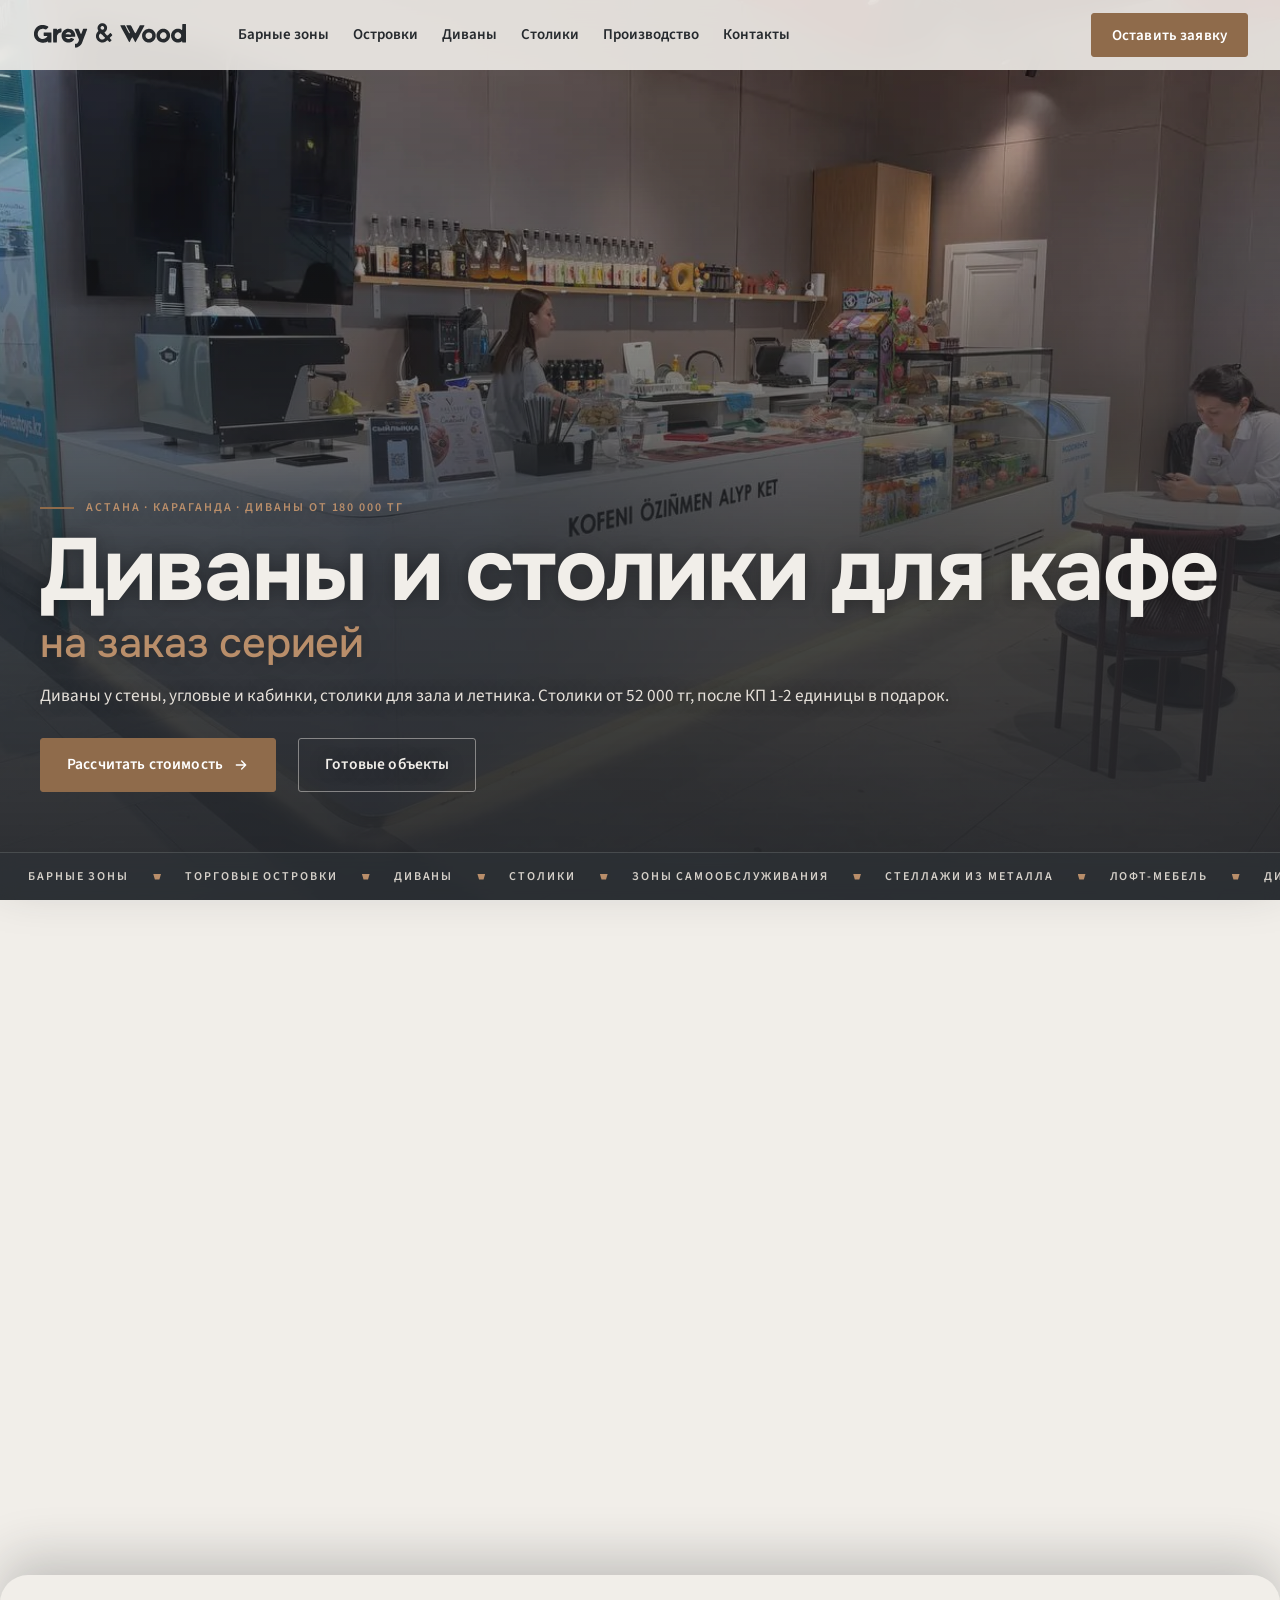
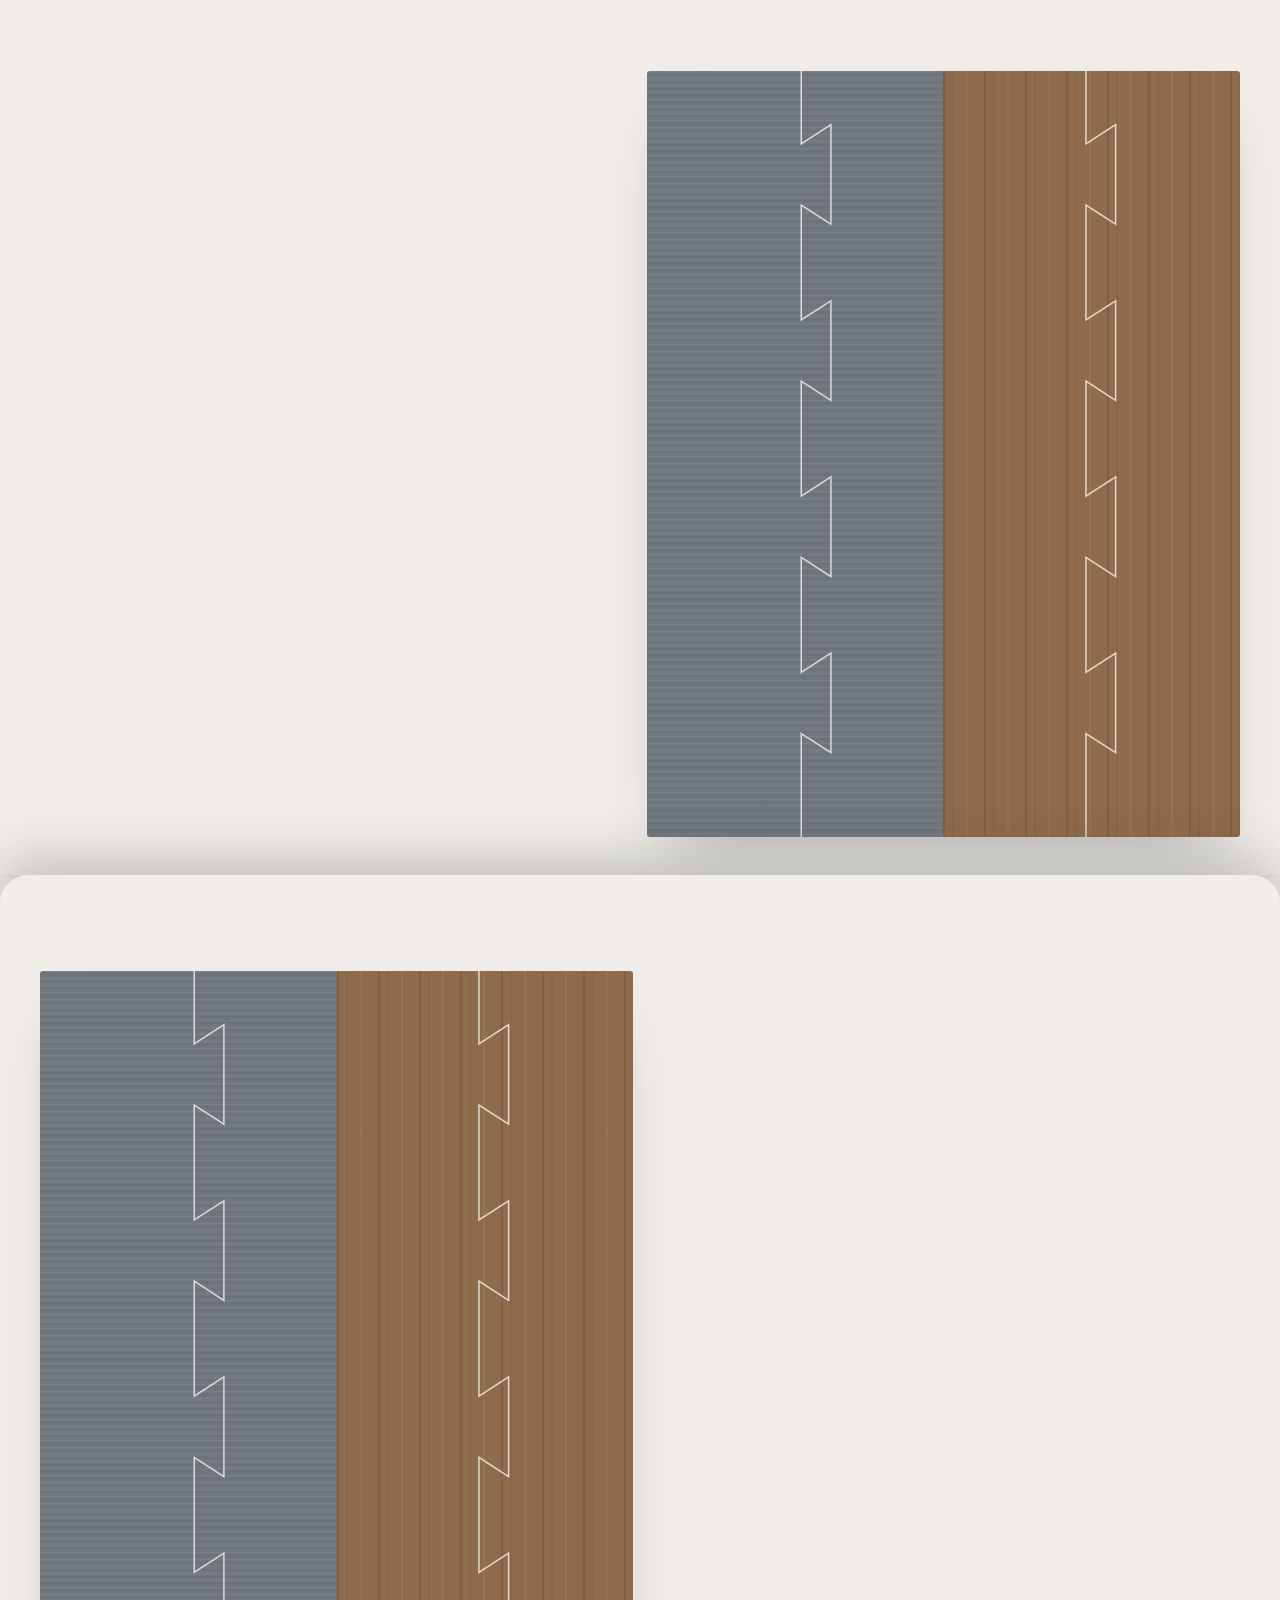
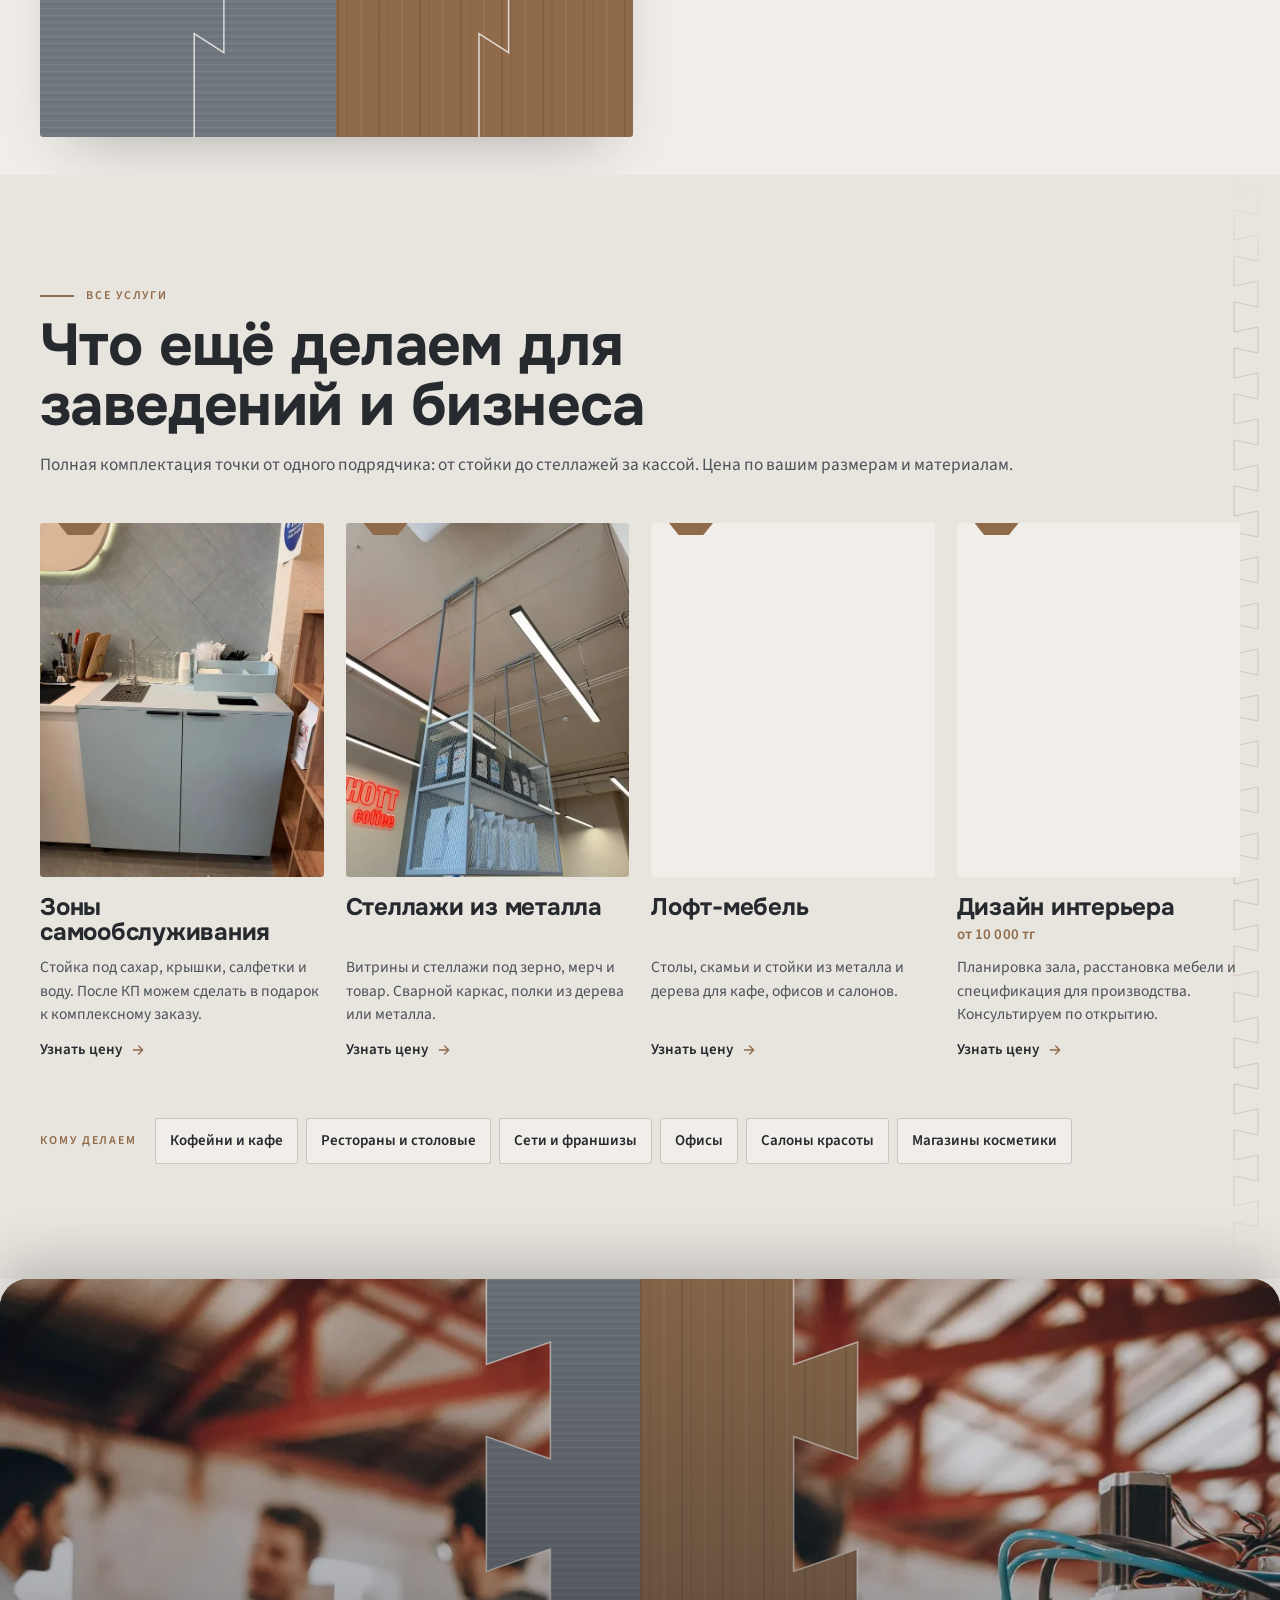
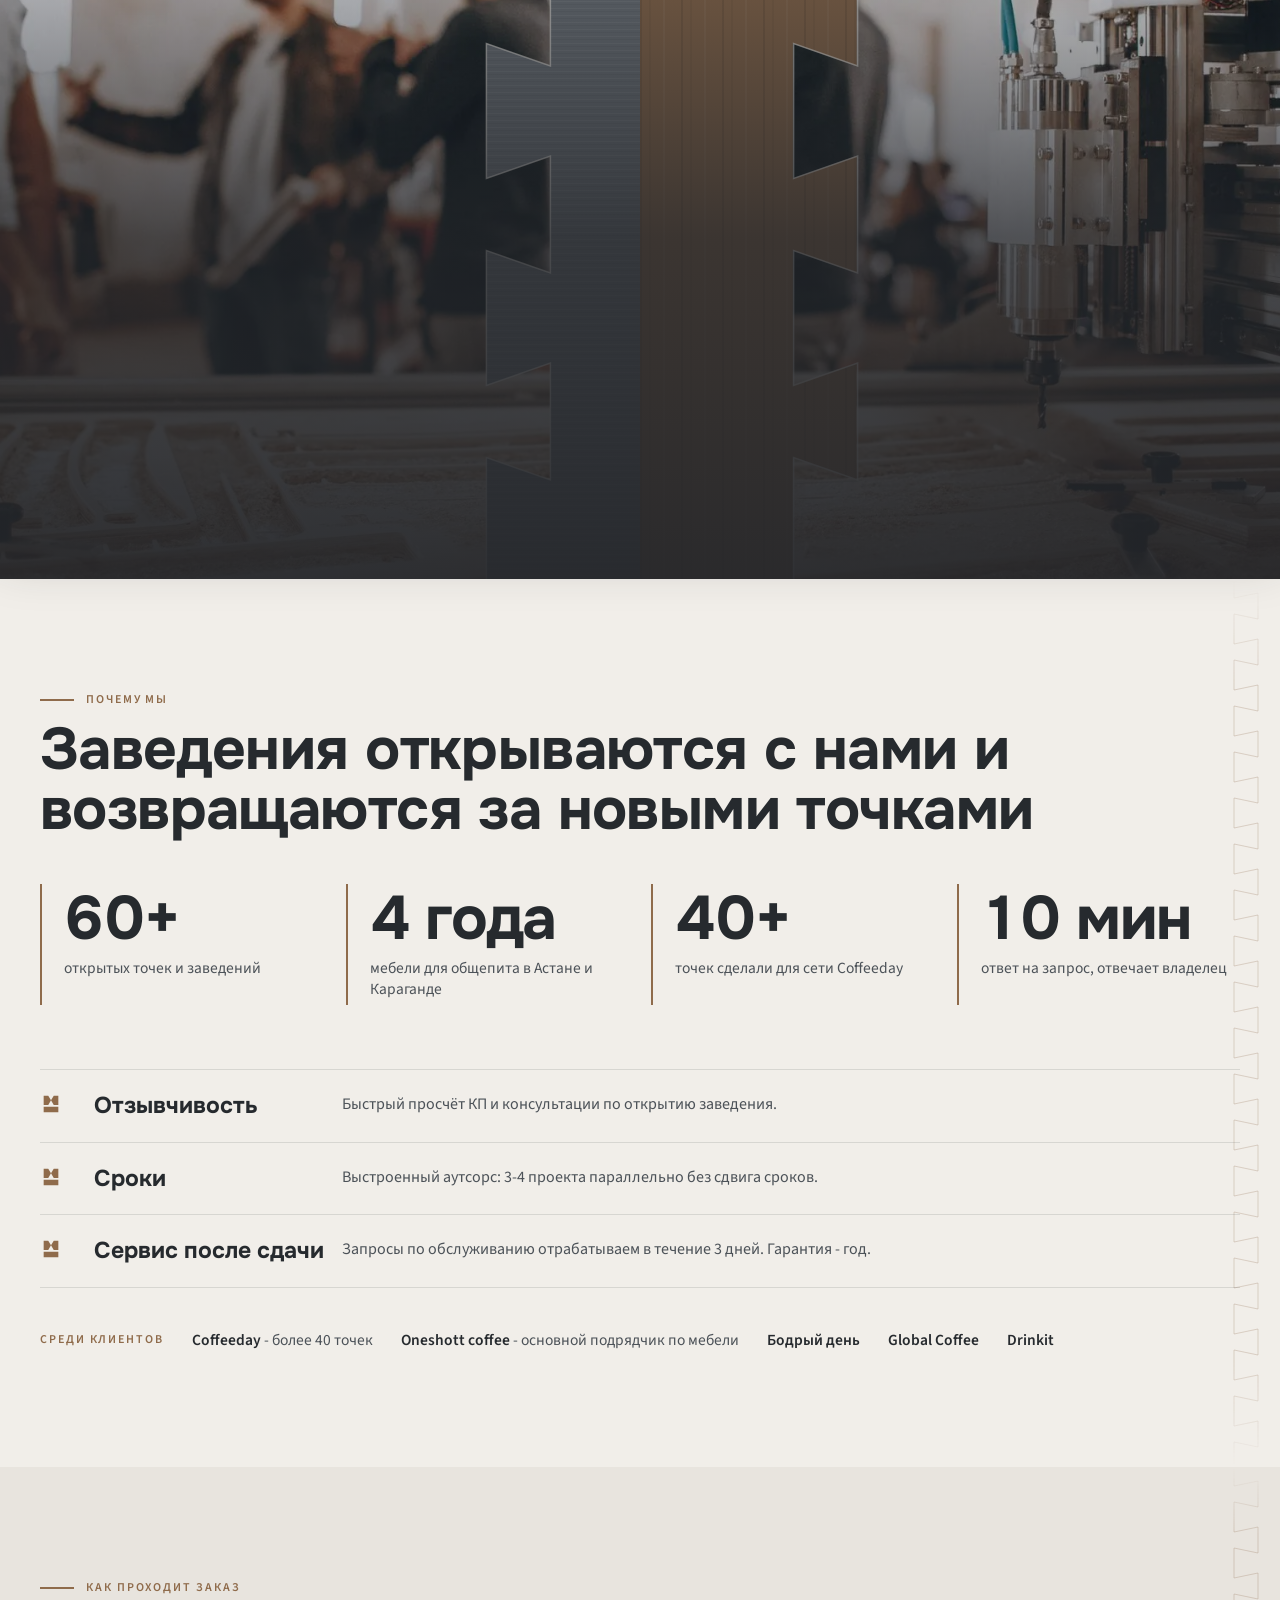
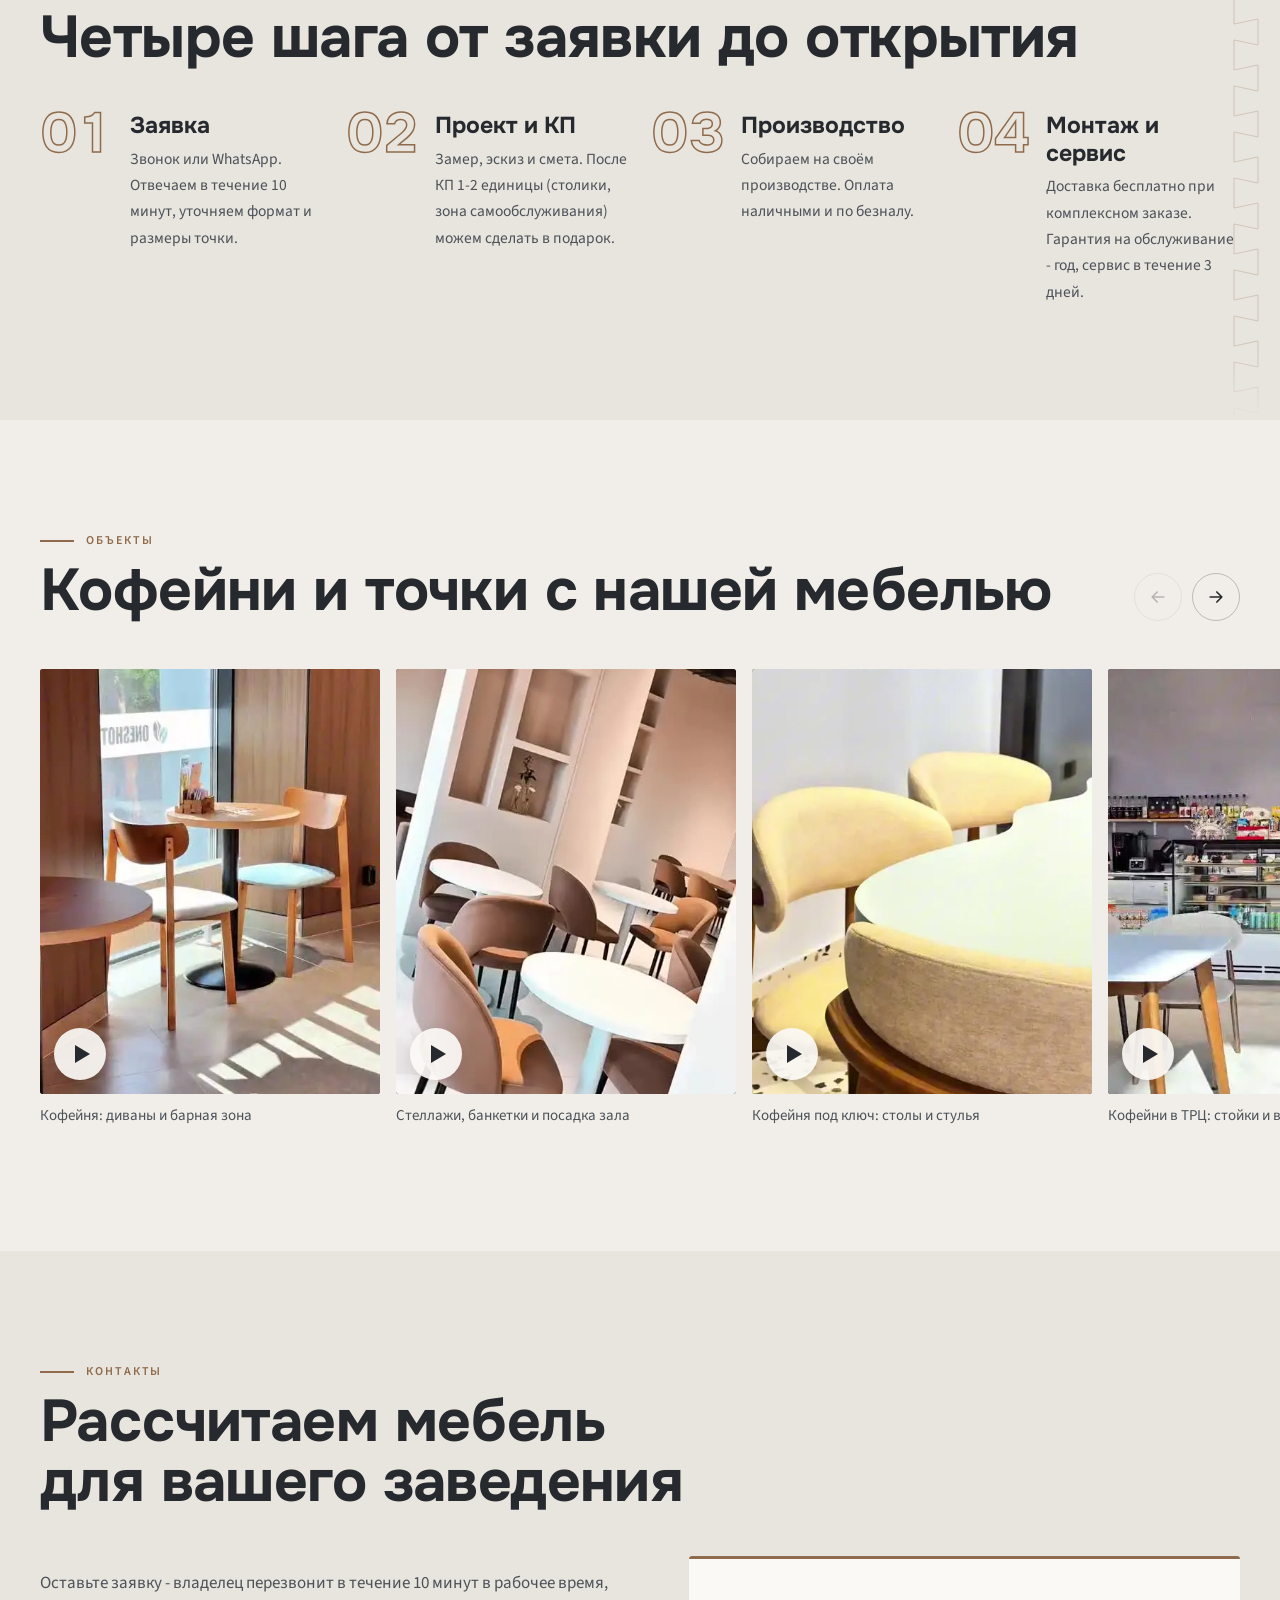
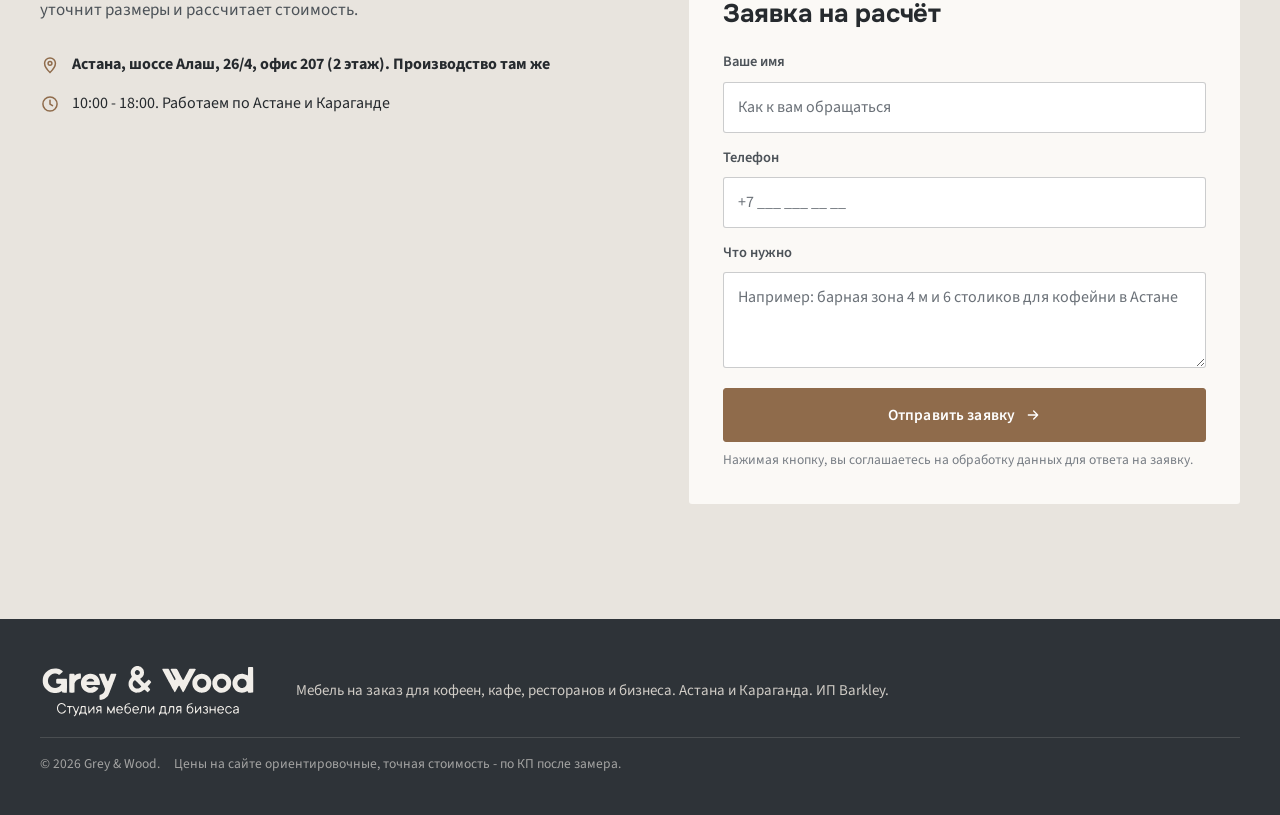
<file: divany-i-stoliki/index.html>
<!doctype html>
<html lang="ru">
<head>
<meta charset="utf-8">
<meta name="viewport" content="width=device-width, initial-scale=1, viewport-fit=cover">
<title>Диваны и столики для кафе на заказ в Астане - Grey &amp; Wood</title>
<meta name="description" content="Диваны для кафе от 180 000 тг и столики от 52 000 тг: у стены, угловые, кабинки, столики серией для зала и летника. Своё производство в Астане.">
<link rel="canonical" href="https://greywood.kz/divany-i-stoliki/">
<meta name="theme-color" content="#F1EEE9">
<meta property="og:type" content="website">
<meta property="og:locale" content="ru_RU">
<meta property="og:site_name" content="Grey & Wood">
<meta property="og:title" content="Диваны и столики для кафе на заказ в Астане - Grey &amp; Wood">
<meta property="og:description" content="Диваны для кафе от 180 000 тг и столики от 52 000 тг: у стены, угловые, кабинки, столики серией для зала и летника. Своё производство в Астане.">
<meta property="og:url" content="https://greywood.kz/divany-i-stoliki/">
<meta property="og:image" content="https://greywood.kz/assets/gw-og-image.jpg">
<meta property="og:image:width" content="1200">
<meta property="og:image:height" content="630">
<meta name="twitter:card" content="summary_large_image">
<meta name="twitter:title" content="Диваны и столики для кафе на заказ в Астане - Grey &amp; Wood">
<meta name="twitter:description" content="Диваны для кафе от 180 000 тг и столики от 52 000 тг: у стены, угловые, кабинки, столики серией для зала и летника. Своё производство в Астане.">
<meta name="twitter:image" content="https://greywood.kz/assets/gw-og-image.jpg">
<link rel="icon" href="../favicon.ico" sizes="16x16 32x32 48x48">
<link rel="icon" href="../assets/gw-icon-192.png" type="image/png" sizes="192x192">
<link rel="apple-touch-icon" href="../assets/gw-apple-touch-icon.png">
<link rel="preconnect" href="https://fonts.googleapis.com">
<link rel="preconnect" href="https://fonts.gstatic.com" crossorigin>
<link rel="stylesheet" href="https://fonts.googleapis.com/css2?family=Afacad:wght@700&family=Onest:wght@600;700&family=Source+Sans+3:wght@400;600&display=swap">
<link rel="preload" as="image" href="../assets/img/gw-hero-wide.webp" media="(min-width: 761px)" fetchpriority="high">
<link rel="preload" as="image" href="../assets/img/gw-hero-tall-2.webp" media="(max-width: 760px)" fetchpriority="high">
<link rel="stylesheet" href="../styles.css?v=20261109-1">
<script type="application/ld+json">
[
 {
  "@context": "https://schema.org",
  "@type": "Service",
  "name": "Диваны и столики для кафе и ресторанов на заказ",
  "serviceType": "Диваны и столики для кафе и ресторанов на заказ",
  "url": "https://greywood.kz/divany-i-stoliki/",
  "areaServed": [
   {
    "@type": "City",
    "name": "Астана"
   },
   {
    "@type": "City",
    "name": "Караганда"
   }
  ],
  "provider": {
   "@type": "LocalBusiness",
   "name": "Grey & Wood",
   "url": "https://greywood.kz/",
   "image": "https://greywood.kz/assets/gw-og-image.jpg",
   "address": {
    "@type": "PostalAddress",
    "streetAddress": "шоссе Алаш, 26/4, офис 207",
    "addressLocality": "Астана",
    "addressCountry": "KZ"
   }
  },
  "offers": {
   "@type": "Offer",
   "priceCurrency": "KZT",
   "price": "52000",
   "description": "Цена от, точная стоимость по КП после замера"
  }
 },
 {
  "@context": "https://schema.org",
  "@type": "BreadcrumbList",
  "itemListElement": [
   {
    "@type": "ListItem",
    "position": 1,
    "name": "Grey & Wood",
    "item": "https://greywood.kz/"
   },
   {
    "@type": "ListItem",
    "position": 2,
    "name": "Диваны и столики для кафе и ресторанов на заказ",
    "item": "https://greywood.kz/divany-i-stoliki/"
   }
  ]
 }
]
</script>
<!-- Google tag (gtag.js) -->
<script async src="https://www.googletagmanager.com/gtag/js?id=AW-18512685469"></script>
<script>
  window.dataLayer = window.dataLayer || [];
  function gtag(){dataLayer.push(arguments);}
  gtag('js', new Date());
  gtag('config', 'AW-18512685469');
</script>
<script src="https://lead-bot.sultan-askarov-kz.workers.dev/t.js" data-site="greywood" defer></script>
</head>
<body>
<svg width="0" height="0" style="position:absolute" aria-hidden="true" focusable="false">
  <symbol id="logo-word" viewBox="0 0 312 58"><path fill="currentColor" fill-rule="evenodd" d="M90.13 52.90C93.40 52.05 97.36 49.01 98.93 46.16C99.70 44.75 102.05 38.89 103.76 34.08C104.06 33.26 104.57 31.87 104.91 31.00C105.25 30.13 105.70 28.93 105.92 28.33C106.13 27.74 106.58 26.57 106.92 25.75C107.25 24.93 107.62 23.91 107.74 23.50C107.86 23.09 108.28 21.96 108.66 21.00C109.62 18.63 110.32 16.64 110.33 16.32C110.33 16.17 110.18 15.91 109.98 15.73C109.66 15.44 109.38 15.42 106.36 15.46C104.56 15.49 102.95 15.55 102.79 15.60C102.51 15.69 101.50 17.44 101.50 17.84C101.50 17.94 101.08 19.13 100.57 20.47C100.05 21.82 99.46 23.46 99.25 24.13C98.38 26.89 97.74 26.89 96.67 24.13C95.94 22.24 95.37 20.86 94.76 19.50C94.45 18.81 94.14 18.06 94.08 17.83C93.86 17.07 93.14 15.88 92.77 15.68C92.34 15.45 86.47 15.32 85.87 15.53C85.19 15.77 85.08 16.34 85.54 17.27C85.77 17.72 86.01 18.31 86.07 18.58C86.13 18.86 86.57 19.90 87.03 20.90C87.49 21.90 88.00 23.10 88.17 23.57C88.33 24.04 88.72 24.99 89.04 25.68C89.36 26.38 89.91 27.61 90.25 28.43C90.85 29.86 91.70 31.82 92.35 33.28C92.53 33.67 92.67 34.06 92.67 34.15C92.67 34.25 92.94 34.91 93.28 35.62C94.10 37.34 94.10 38.18 93.28 40.32C92.03 43.60 90.15 45.26 87.15 45.74C86.04 45.92 86.00 46.08 85.97 49.56C85.94 53.46 85.92 53.42 87.91 53.24C88.65 53.18 89.64 53.02 90.13 52.90ZM26.17 43.01C27.77 42.59 29.22 41.99 30.31 41.32C31.43 40.62 31.90 40.77 32.05 41.85C32.10 42.26 32.27 42.67 32.44 42.79C32.80 43.05 38.19 43.09 38.68 42.83C39.16 42.57 39.18 23.55 38.70 23.12C38.27 22.72 24.76 22.69 24.01 23.08C23.39 23.40 23.38 23.44 23.35 26.46C23.32 29.72 23.32 29.73 25.71 29.88C26.60 29.94 27.92 29.94 28.65 29.89C30.14 29.77 30.83 30.03 30.83 30.69C30.83 31.26 28.19 33.83 26.77 34.65C18.61 39.31 8.92 31.19 12.00 22.26C12.75 20.06 14.70 17.75 16.78 16.58C17.89 15.95 20.40 15.33 21.84 15.33C22.98 15.33 25.87 16.05 26.49 16.49C26.78 16.70 27.31 16.91 27.67 16.96C28.32 17.04 28.35 17.02 30.46 14.98C32.95 12.56 32.83 12.71 32.83 12.14C32.83 11.61 31.88 10.75 30.47 10.02C29.98 9.76 29.36 9.43 29.08 9.29C26.00 7.65 19.71 7.38 15.92 8.72C10.00 10.80 5.45 15.89 4.21 21.83C3.80 23.81 3.86 28.40 4.33 29.92C4.52 30.56 4.77 31.42 4.86 31.83C5.09 32.77 6.41 35.14 7.55 36.64C10.05 39.92 14.22 42.54 17.92 43.15C18.56 43.25 19.27 43.37 19.50 43.41C20.58 43.59 24.96 43.34 26.17 43.01ZM49.55 42.79C49.80 42.60 49.83 41.91 49.87 36.00L49.92 29.42L50.44 28.33C51.86 25.35 54.50 23.32 57.48 22.92C58.78 22.74 58.93 22.52 59.05 20.57C59.10 19.66 59.12 18.17 59.09 17.25C59.01 15.08 58.85 14.92 57.01 15.09C54.25 15.34 52.07 16.19 51.14 17.37C50.86 17.71 50.53 18.00 50.40 18.00C50.11 18.00 49.83 17.34 49.83 16.66C49.83 15.57 49.51 15.47 45.97 15.53C42.99 15.58 42.79 15.60 42.52 15.93C42.09 16.47 42.17 42.47 42.61 42.79C42.82 42.94 43.80 43.00 46.08 43.00C48.37 43.00 49.35 42.94 49.55 42.79ZM76.83 42.49C79.47 41.73 81.89 40.05 83.57 37.81C84.69 36.33 84.49 35.73 82.77 35.32C82.30 35.21 81.20 34.86 80.33 34.55C78.40 33.85 77.88 33.88 76.52 34.79C73.89 36.55 70.69 36.31 68.29 34.17C67.21 33.22 66.93 32.67 67.27 32.19L67.52 31.83L76.50 31.83C85.86 31.83 86.20 31.81 86.52 31.10C86.73 30.64 86.49 27.68 86.08 25.76C85.30 22.06 82.11 18.36 78.25 16.68C75.02 15.28 70.56 15.20 67.80 16.50C67.22 16.78 66.67 17.00 66.57 17.00C66.20 17.00 63.68 18.96 62.72 20.00C61.57 21.24 60.44 22.91 60.15 23.80C60.04 24.14 59.82 24.68 59.66 25.01C59.23 25.86 59.00 28.69 59.19 30.75C59.74 36.70 64.47 41.73 70.57 42.83C72.00 43.09 75.41 42.90 76.83 42.49ZM144.35 42.44C146.07 41.92 147.75 40.94 149.32 39.53C150.93 38.09 150.96 38.09 153.25 40.33C154.51 41.57 155.25 42.17 155.50 42.17C156.01 42.17 158.95 39.29 159.09 38.66C159.22 38.06 158.83 37.31 158.12 36.77C157.17 36.04 155.62 34.17 155.62 33.75C155.62 33.46 156.31 32.69 158.15 30.89C161.30 27.80 161.26 28.05 159.05 25.81C156.84 23.56 157.07 23.52 153.90 26.67C151.83 28.73 151.31 29.17 150.91 29.17C150.51 29.17 149.97 28.70 147.63 26.32C146.09 24.75 144.83 23.34 144.83 23.18C144.83 22.78 145.11 22.50 146.22 21.76C149.86 19.33 151.21 14.66 149.61 10.01C149.29 9.11 148.00 7.49 146.67 6.35C144.92 4.84 141.99 4.01 139.54 4.32C136.04 4.76 132.98 7.20 131.72 10.53C130.72 13.20 130.80 15.46 132.00 17.97C132.89 19.84 132.88 19.92 131.50 21.45C129.91 23.19 128.75 25.16 128.29 26.88C127.88 28.45 127.80 31.85 128.15 33.17C129.46 38.13 133.40 41.89 138.33 42.89C139.47 43.12 142.93 42.86 144.35 42.44ZM237.94 42.35C239.73 41.74 241.23 40.93 242.29 40.00C242.71 39.63 243.10 39.33 243.17 39.33C243.39 39.33 245.10 37.13 245.75 36.03C247.68 32.72 248.04 27.15 246.52 23.90C243.77 18.03 238.17 14.90 231.93 15.75C228.76 16.18 226.79 17.11 224.48 19.30C221.06 22.51 219.74 26.02 220.17 30.75C220.64 36.04 224.46 40.68 229.75 42.38C231.59 42.98 231.63 42.98 234.17 42.92C236.16 42.88 236.59 42.81 237.94 42.35ZM266.65 42.35C268.82 41.62 270.13 40.82 271.90 39.15C275.23 35.99 276.32 33.13 276.12 28.08C276.04 26.04 275.99 25.82 275.38 24.33C274.33 21.75 272.91 19.94 270.52 18.10C266.06 14.67 259.08 14.74 254.42 18.26C250.16 21.47 248.50 25.32 248.98 30.87C249.41 35.83 252.79 40.21 257.70 42.19C260.06 43.13 264.08 43.21 266.65 42.35ZM296.00 42.33C296.96 42.02 298.04 41.56 298.38 41.31C299.71 40.36 300.40 40.51 300.55 41.78C300.68 42.97 300.77 43.00 304.33 43.00C307.74 43.00 308.01 42.93 308.05 42.08C308.06 41.80 308.05 33.70 308.03 24.06C308.00 7.65 307.98 6.51 307.71 6.18C307.43 5.84 307.25 5.82 304.67 5.77C301.72 5.72 300.94 5.83 300.67 6.33C300.56 6.52 300.50 8.73 300.50 12.06C300.50 18.57 300.49 18.60 298.67 17.40C297.52 16.65 295.76 16.04 293.87 15.74C290.27 15.17 286.14 16.21 283.59 18.34C283.14 18.71 282.64 19.09 282.48 19.18C282.33 19.26 281.73 19.91 281.15 20.62C277.27 25.43 276.99 31.96 280.46 36.87C282.59 39.90 284.48 41.33 287.75 42.39C290.33 43.22 293.31 43.20 296.00 42.33ZM195.23 42.02C195.38 41.85 195.95 40.90 196.48 39.90C200.52 32.31 200.36 32.56 201.05 32.82C201.36 32.94 201.67 33.36 202.17 34.37C202.92 35.88 205.74 41.18 206.12 41.80C206.45 42.34 206.79 42.42 207.19 42.07C207.54 41.74 207.63 41.60 210.29 36.67C212.62 32.33 213.26 31.15 214.26 29.25C214.74 28.33 215.67 26.61 216.33 25.42C217.66 23.01 218.82 20.85 220.00 18.58C221.31 16.08 223.15 12.67 224.00 11.17C225.66 8.25 225.65 8.25 220.52 8.26C215.80 8.28 215.83 8.27 214.98 9.95C213.76 12.35 210.91 17.83 210.00 19.50C209.48 20.46 208.73 21.91 208.33 22.71C207.07 25.25 206.64 25.31 205.50 23.08C205.08 22.26 204.22 20.61 203.60 19.42C202.97 18.22 202.11 16.57 201.67 15.75C201.24 14.92 200.28 13.08 199.53 11.66C197.60 7.96 198.15 8.27 193.25 8.26C188.51 8.25 188.44 8.27 188.82 9.52C188.93 9.90 189.20 10.49 189.40 10.82C189.61 11.15 190.32 12.47 191.00 13.75C191.67 15.03 192.81 17.16 193.54 18.47C195.68 22.33 195.92 22.90 195.68 23.68C195.57 24.05 195.30 24.46 195.05 24.62C194.46 25.01 194.40 24.92 191.93 20.17C190.81 18.01 189.53 15.58 189.09 14.75C188.64 13.92 187.88 12.46 187.39 11.50C186.13 9.04 185.80 8.51 185.43 8.39C184.91 8.23 177.62 8.22 177.12 8.38C176.54 8.57 176.52 9.16 177.05 10.18C177.56 11.15 178.72 13.33 178.96 13.75C179.29 14.34 181.08 17.66 182.59 20.50C184.70 24.48 184.95 24.95 186.67 28.08C187.53 29.64 188.46 31.37 188.76 31.92C189.05 32.47 189.51 33.33 189.79 33.83C190.06 34.34 191.17 36.40 192.25 38.42C194.50 42.62 194.59 42.73 195.23 42.02ZM138.74 36.85C138.02 36.67 136.49 35.65 135.67 34.81C133.51 32.61 133.26 28.84 135.09 26.37C135.84 25.36 136.63 24.83 137.36 24.83C137.84 24.83 146.17 33.08 146.17 33.56C146.17 34.44 144.92 35.67 143.24 36.45C142.19 36.93 139.86 37.14 138.74 36.85ZM232.06 35.76C226.90 34.15 225.39 27.65 229.41 24.30C231.00 22.96 231.59 22.75 233.75 22.76C236.10 22.76 237.11 23.17 238.62 24.72C240.30 26.44 240.79 28.78 240.03 31.52C239.17 34.61 235.18 36.74 232.06 35.76ZM260.92 35.89C259.86 35.59 258.10 34.40 257.35 33.48C254.66 30.15 255.92 24.81 259.76 23.26C265.23 21.05 270.38 25.49 268.93 31.17C268.48 32.94 266.48 35.06 264.75 35.61C263.89 35.88 261.51 36.05 260.92 35.89ZM289.49 35.58C285.83 34.15 284.26 30.23 285.83 26.45C286.43 25.01 287.64 23.80 289.17 23.11C290.49 22.51 293.28 22.60 294.68 23.29C297.60 24.72 299.07 27.88 298.25 30.96C297.85 32.45 297.69 32.75 296.64 33.85C294.73 35.83 291.90 36.52 289.49 35.58ZM69.26 26.70C67.47 26.65 67.17 26.53 67.17 25.86C67.17 25.37 68.68 23.85 69.68 23.33C71.08 22.61 73.68 22.51 75.39 23.10C76.50 23.48 78.33 25.19 78.33 25.83C78.33 26.69 78.09 26.75 74.35 26.75C72.46 26.75 70.17 26.73 69.26 26.70ZM139.19 17.12C137.57 16.45 136.53 14.07 137.25 12.65C138.51 10.17 140.77 9.52 142.92 11.04C143.76 11.63 144.10 12.23 144.26 13.42C144.64 16.30 141.94 18.26 139.19 17.12Z"/></symbol>
  <symbol id="logo-full" viewBox="0 0 312 81"><path fill="currentColor" fill-rule="evenodd" d="M50.68 76.45C51.55 75.87 51.99 74.96 55.01 67.37C56.77 62.96 56.77 62.96 56.42 62.61C55.87 62.06 55.33 62.52 54.77 64.00C54.55 64.60 54.16 65.61 53.91 66.25C53.66 66.89 53.29 67.86 53.10 68.40C52.31 70.59 51.63 70.00 50.15 65.83C49.97 65.33 49.54 64.39 49.20 63.75L48.58 62.58L47.83 62.56C47.42 62.54 46.63 62.46 46.08 62.36C44.26 62.06 39.57 62.14 39.15 62.48C38.39 63.10 39.38 63.99 40.58 63.76C41.07 63.67 41.24 63.72 41.58 64.07L42.00 64.48L42.00 68.46C42.00 72.63 42.03 72.83 42.75 72.83C43.47 72.83 43.50 72.63 43.50 68.49C43.50 63.68 43.44 63.83 45.43 63.67C46.16 63.61 46.82 63.54 46.92 63.51C47.01 63.48 47.18 63.47 47.29 63.48C47.52 63.50 48.27 65.02 48.80 66.50C49.18 67.57 49.81 69.11 50.54 70.75C51.45 72.81 51.16 74.17 49.56 75.35C49.07 75.71 48.67 76.11 48.67 76.22C48.67 76.91 49.82 77.04 50.68 76.45ZM57.66 75.34C57.76 75.17 57.83 74.72 57.83 74.34C57.83 73.05 57.98 73.00 62.00 73.00C66.01 73.00 66.17 73.05 66.17 74.33C66.17 75.52 67.25 76.05 67.58 75.02C68.02 73.63 67.64 72.01 66.81 71.74C66.10 71.52 66.00 70.91 66.00 66.86C66.00 61.88 66.28 62.28 62.65 62.23C61.10 62.21 59.80 62.26 59.63 62.36C59.15 62.61 59.02 63.14 58.76 65.99C58.42 69.67 58.18 70.53 57.13 71.63L56.30 72.52L56.36 73.82C56.42 75.17 56.64 75.67 57.18 75.67C57.35 75.67 57.57 75.52 57.66 75.34ZM173.03 75.39C173.23 75.20 173.33 74.88 173.33 74.39C173.33 73.04 173.46 73.00 177.46 73.00C181.52 73.00 181.67 73.04 181.67 74.26C181.67 74.98 182.07 75.67 182.50 75.67C182.83 75.67 183.13 74.88 183.23 73.78L183.32 72.64L182.50 71.77L181.68 70.89L181.63 66.95C181.57 61.93 181.80 62.27 178.46 62.19C174.49 62.09 174.50 62.09 174.18 66.25C173.90 69.99 173.78 70.42 172.83 71.33C172.09 72.05 172.05 72.13 171.95 73.25C171.76 75.24 172.21 76.13 173.03 75.39ZM34.09 72.57C36.54 71.34 38.40 68.17 36.67 68.17C36.26 68.17 36.08 68.31 35.62 69.04C33.57 72.24 30.15 72.63 27.74 69.96C24.36 66.19 26.26 60.02 31.00 59.38C32.57 59.17 34.64 60.42 35.54 62.13C36.25 63.49 37.69 63.00 37.10 61.59C36.07 59.14 33.01 57.50 30.33 57.97C23.79 59.13 22.29 68.30 28.00 72.22C29.59 73.32 32.30 73.48 34.09 72.57ZM117.27 72.75C118.00 72.27 119.00 71.30 119.00 71.08C119.00 70.96 118.88 70.74 118.73 70.59C118.38 70.24 117.92 70.39 117.12 71.11C115.55 72.52 111.99 71.29 112.00 69.33C112.01 68.47 112.14 68.42 114.62 68.40C119.24 68.35 119.14 68.36 119.52 67.98C120.08 67.42 119.91 65.85 119.15 64.57C117.23 61.32 112.95 61.35 110.86 64.63C109.00 67.54 110.53 72.22 113.59 72.99C114.56 73.23 116.76 73.09 117.27 72.75ZM128.36 72.93C130.81 72.06 132.12 68.96 131.27 66.11C130.47 63.48 127.88 62.09 125.40 62.98C123.89 63.52 123.46 63.21 124.07 62.02C124.68 60.84 125.88 60.14 127.92 59.76C129.82 59.40 130.30 59.22 130.43 58.79C130.91 57.29 125.96 58.18 124.05 59.94C122.39 61.46 121.70 63.92 121.88 67.63C121.98 69.72 122.59 71.12 123.84 72.17C124.99 73.13 126.90 73.46 128.36 72.93ZM139.74 72.99C140.66 72.75 142.17 71.47 142.17 70.91C142.17 70.14 141.34 70.22 140.28 71.10C139.58 71.69 138.61 71.90 137.68 71.67C136.03 71.25 134.74 69.61 135.33 68.67C135.45 68.47 136.07 68.42 138.70 68.40C143.02 68.37 143.37 68.19 143.01 66.20C142.37 62.79 138.50 61.02 135.77 62.89C133.43 64.51 132.68 67.64 133.97 70.41C134.50 71.54 135.77 72.74 136.64 72.93C136.88 72.99 137.16 73.05 137.25 73.08C137.63 73.21 139.07 73.15 139.74 72.99ZM145.79 72.73C146.72 72.13 147.49 69.08 147.50 65.95C147.50 65.11 147.83 64.13 148.17 63.91C148.28 63.84 149.01 63.77 149.78 63.74C152.01 63.68 151.91 63.46 151.94 68.32C151.97 72.85 151.97 72.83 152.66 72.83C153.44 72.83 153.47 72.59 153.44 67.63C153.41 61.89 153.60 62.27 150.70 62.20C149.63 62.17 148.31 62.21 147.77 62.28C146.31 62.48 146.23 62.65 146.01 66.00C145.72 70.36 145.50 70.96 143.85 72.01C143.40 72.30 143.47 72.92 143.97 73.06C144.39 73.18 145.37 73.01 145.79 72.73ZM186.25 72.74C187.24 72.08 187.74 70.30 187.99 66.53C188.16 63.91 188.19 63.87 190.20 63.80C192.46 63.72 192.38 63.55 192.35 68.38C192.31 72.64 192.35 72.83 193.26 72.83C193.94 72.83 194.00 72.43 194.00 67.97C194.00 63.66 193.88 62.63 193.37 62.40C192.81 62.15 187.78 62.18 187.38 62.43C186.89 62.74 186.74 63.42 186.42 66.65C186.05 70.48 185.77 71.50 185.08 71.50C184.72 71.50 184.00 72.18 184.00 72.52C184.00 73.16 185.39 73.30 186.25 72.74ZM218.75 72.80C221.91 71.14 222.55 66.56 219.98 64.00C218.69 62.71 216.73 62.30 215.18 63.01C213.70 63.68 213.33 62.79 214.52 61.43C215.40 60.43 215.73 60.27 218.00 59.75C220.15 59.25 220.50 59.11 220.50 58.69C220.50 57.88 219.50 57.80 217.21 58.41C215.25 58.94 214.57 59.29 213.71 60.22C212.33 61.72 211.95 63.13 211.93 66.83C211.92 69.39 211.92 69.43 212.42 70.40C212.95 71.44 214.30 72.75 215.12 73.01C215.83 73.24 218.17 73.10 218.75 72.80ZM240.80 72.91C242.71 72.11 243.44 70.05 242.33 68.53C241.75 67.72 241.71 67.32 242.15 66.60C242.99 65.24 242.48 63.53 240.95 62.60C239.43 61.67 237.14 62.08 235.94 63.50C235.27 64.30 235.39 65.17 236.17 65.17C236.26 65.17 236.70 64.83 237.17 64.42C238.00 63.68 238.27 63.58 239.25 63.66C241.41 63.84 241.61 66.39 239.48 66.73C237.70 67.02 237.65 67.93 239.40 68.26C240.69 68.50 241.57 69.72 241.10 70.63C240.29 72.19 238.14 72.25 236.90 70.75C236.07 69.73 235.17 69.76 235.17 70.81C235.17 71.32 236.67 72.77 237.42 72.99C238.25 73.23 240.12 73.19 240.80 72.91ZM262.70 72.93C264.03 72.46 265.14 71.25 264.81 70.62C264.58 70.18 264.10 70.27 263.35 70.90C261.79 72.21 259.60 71.99 258.35 70.39C257.96 69.90 257.87 68.77 258.21 68.55C258.32 68.48 259.89 68.41 261.69 68.41C265.86 68.39 265.93 68.36 265.78 66.64C265.56 64.05 263.80 62.33 261.24 62.19C256.54 61.95 254.24 68.24 257.74 71.77C259.07 73.11 260.96 73.55 262.70 72.93ZM274.03 72.99C275.27 72.65 277.00 70.94 277.00 70.06C277.00 69.03 275.90 69.16 275.25 70.26C274.17 72.10 271.87 72.30 270.36 70.69C269.08 69.33 268.75 68.10 269.22 66.48C269.75 64.66 270.73 63.83 272.47 63.72C273.78 63.63 274.38 63.92 275.12 64.99C275.84 66.02 276.67 66.29 276.94 65.58C277.21 64.88 275.53 62.90 274.25 62.41C273.32 62.05 271.35 62.14 270.52 62.57C269.53 63.09 268.41 64.35 268.00 65.43C266.33 69.83 269.79 74.17 274.03 72.99ZM283.88 72.94C284.18 72.82 284.52 72.59 284.65 72.44C284.95 72.07 285.42 72.10 285.99 72.52C286.37 72.80 286.52 72.83 286.81 72.68C287.35 72.39 287.36 65.85 286.83 64.44C285.85 61.82 282.24 61.34 280.21 63.55C279.45 64.38 279.40 64.51 279.67 65.01C279.94 65.52 280.30 65.40 281.30 64.48L282.24 63.63L283.30 63.71C284.44 63.80 284.96 64.13 285.45 65.06C285.99 66.11 285.35 66.67 283.61 66.67C282.29 66.67 281.09 67.02 280.20 67.66C279.15 68.42 278.96 68.81 278.98 70.21L278.99 71.42L279.83 72.20C280.29 72.63 280.87 73.01 281.12 73.05C282.14 73.20 283.37 73.15 283.88 72.94ZM71.63 72.21C72.04 71.77 72.56 71.13 72.78 70.79C73.00 70.44 73.53 69.70 73.96 69.15C74.40 68.60 74.95 67.84 75.20 67.46C76.09 66.13 76.64 65.73 76.94 66.21C77.01 66.32 77.08 67.79 77.08 69.46C77.08 72.72 77.11 72.82 77.94 72.83C78.59 72.84 78.63 72.56 78.65 67.76C78.67 62.74 78.63 62.49 77.77 62.51C77.16 62.51 77.10 62.58 73.32 67.63C71.37 70.23 71.17 70.08 71.17 66.01C71.17 62.90 71.06 62.40 70.41 62.53C69.73 62.66 69.67 63.17 69.73 67.99C69.78 72.18 69.81 72.57 70.09 72.78C70.59 73.14 70.85 73.04 71.63 72.21ZM82.56 72.52C82.73 72.37 83.21 71.67 83.62 70.97C84.55 69.38 84.80 69.15 85.74 69.04C87.07 68.89 87.33 69.21 87.33 70.97C87.33 72.52 87.46 72.83 88.10 72.83C88.84 72.83 88.87 72.61 88.84 67.73C88.83 65.19 88.75 62.98 88.66 62.82C88.25 62.06 84.83 62.01 83.01 62.72C80.82 63.59 80.35 66.01 82.00 67.90C83.11 69.17 83.13 69.05 81.39 71.68C80.93 72.38 80.92 72.40 81.27 72.74C81.57 73.04 82.06 72.96 82.56 72.52ZM158.72 71.45C159.29 70.72 160.36 69.28 161.12 68.27C163.44 65.12 163.56 65.18 163.64 69.36C163.67 71.18 163.76 72.49 163.86 72.62C164.13 72.94 164.80 72.88 164.99 72.51C165.23 72.06 165.22 63.88 164.98 63.19C164.78 62.60 164.33 62.28 163.92 62.44C163.65 62.54 160.88 66.13 159.54 68.10C158.13 70.18 157.73 69.76 157.80 66.28C157.86 63.62 157.75 62.98 157.18 62.67C156.91 62.53 156.77 62.56 156.50 62.83C156.17 63.16 156.16 63.33 156.21 67.87L156.25 72.57L156.64 72.77C157.28 73.08 157.63 72.86 158.72 71.45ZM198.06 72.52C198.23 72.37 198.67 71.73 199.05 71.08C200.05 69.37 200.47 69.00 201.43 69.00C202.63 69.00 202.83 69.27 202.83 70.87C202.83 71.60 202.91 72.33 203.01 72.51C203.20 72.87 203.87 72.94 204.13 72.62C204.36 72.34 204.38 63.56 204.15 62.97C203.86 62.24 203.30 62.12 200.84 62.29C198.82 62.43 198.61 62.48 197.97 62.93C197.19 63.48 196.51 64.64 196.50 65.45C196.50 66.31 197.11 67.73 197.67 68.14C198.49 68.75 198.33 69.59 197.06 71.38C196.40 72.30 196.36 72.63 196.88 72.82C197.30 72.98 197.62 72.90 198.06 72.52ZM225.27 72.79C225.58 72.61 229.03 68.15 229.91 66.79C230.26 66.25 230.96 66.01 231.18 66.35C231.26 66.48 231.33 67.90 231.33 69.51C231.33 72.67 231.38 72.83 232.20 72.83C232.90 72.83 232.93 72.59 232.92 67.56C232.90 62.72 232.87 62.50 232.07 62.50C231.41 62.50 230.82 63.17 227.66 67.52C225.74 70.16 225.50 69.99 225.50 66.00C225.50 62.98 225.37 62.33 224.75 62.33C224.07 62.33 224.00 62.87 224.00 67.78C224.00 72.45 224.00 72.48 224.37 72.74C224.81 73.05 224.81 73.05 225.27 72.79ZM98.30 72.63C98.44 72.50 98.50 71.71 98.50 70.17C98.51 67.88 98.61 67.38 99.04 67.54C99.35 67.66 100.21 69.18 100.93 70.88C101.57 72.40 101.90 72.83 102.42 72.83C102.95 72.83 103.19 72.49 104.39 69.96C105.98 66.60 106.40 66.62 106.37 70.02C106.35 72.48 106.45 72.83 107.18 72.83C107.88 72.83 107.97 72.46 107.99 69.56C108.01 64.80 107.85 62.85 107.41 62.56C106.84 62.19 106.38 62.51 105.89 63.64C105.66 64.16 105.08 65.41 104.59 66.42C104.11 67.42 103.55 68.60 103.35 69.03C102.47 70.88 102.51 70.93 99.54 64.67C98.45 62.36 97.85 61.85 97.26 62.70C97.04 63.02 97.00 63.79 97.00 67.75C97.00 72.67 97.02 72.83 97.75 72.83C97.94 72.83 98.19 72.74 98.30 72.63ZM246.30 72.63C246.43 72.51 246.50 71.85 246.50 70.82C246.50 68.40 246.57 68.33 249.33 68.33C252.23 68.33 252.27 68.36 252.21 70.64C252.16 72.45 252.31 72.83 253.06 72.83C253.81 72.83 253.83 72.69 253.83 67.84C253.83 62.93 253.77 62.50 253.00 62.50C252.50 62.50 252.30 63.10 252.19 64.90C252.06 67.03 252.06 67.03 249.23 66.96C246.55 66.90 246.50 66.86 246.50 64.76C246.50 63.13 246.27 62.50 245.66 62.50C245.06 62.50 245.00 63.01 245.00 67.79C245.00 72.67 245.02 72.83 245.75 72.83C245.94 72.83 246.19 72.74 246.30 72.63ZM126.42 71.75C126.33 71.72 126.05 71.65 125.79 71.60C124.15 71.23 123.00 68.73 123.58 66.74C124.80 62.54 129.98 63.51 130.00 67.95C130.00 69.43 129.83 69.89 128.95 70.79C128.17 71.60 127.13 71.99 126.42 71.75ZM215.92 71.64C214.47 71.31 213.50 69.85 213.50 68.01C213.50 64.58 216.53 62.85 218.85 64.95C220.92 66.82 220.12 70.94 217.55 71.66C216.83 71.86 216.82 71.86 215.92 71.64ZM281.72 71.65C280.46 71.28 280.10 69.84 281.04 68.96C281.81 68.24 282.49 68.00 283.79 68.00C285.06 68.00 285.67 68.29 285.66 68.88C285.66 69.33 285.08 70.63 284.71 71.04C284.27 71.53 282.53 71.89 281.72 71.65ZM60.23 71.50C59.73 71.30 59.63 70.90 59.82 69.93C59.91 69.46 60.06 68.11 60.15 66.92C60.38 63.98 60.77 63.53 62.96 63.71C64.49 63.83 64.50 63.86 64.50 67.65C64.50 69.45 64.43 71.01 64.36 71.13C64.05 71.61 61.15 71.87 60.23 71.50ZM175.48 71.35L175.10 71.04L175.38 69.56C175.53 68.75 175.71 67.33 175.76 66.42C175.87 64.77 176.15 63.85 176.55 63.81C180.10 63.49 180.00 63.38 180.00 67.74C180.00 71.88 180.13 71.67 177.56 71.67C176.15 71.67 175.81 71.61 175.48 71.35ZM83.92 67.44C82.22 66.66 82.15 64.62 83.79 63.99C84.00 63.91 84.74 63.82 85.44 63.81C87.09 63.76 87.33 64.00 87.33 65.67C87.33 67.27 87.07 67.55 85.56 67.62C84.84 67.65 84.23 67.59 83.92 67.44ZM199.67 67.50C198.49 67.22 197.78 65.94 198.25 64.94C198.63 64.15 199.33 63.85 200.99 63.80C202.71 63.74 202.83 63.86 202.83 65.62C202.83 67.54 201.99 68.04 199.67 67.50ZM112.12 66.82C111.38 66.39 112.34 64.60 113.69 63.90C114.90 63.28 116.57 63.70 117.50 64.87C118.21 65.76 118.33 66.31 117.90 66.74C117.59 67.05 112.64 67.12 112.12 66.82ZM135.26 66.74C134.52 65.99 135.87 64.16 137.47 63.74C138.70 63.42 139.55 63.69 140.54 64.71C141.45 65.64 141.59 66.30 140.96 66.74C140.42 67.12 135.64 67.12 135.26 66.74ZM258.20 66.74C257.64 66.34 257.74 65.76 258.53 64.90C259.44 63.92 259.95 63.67 261.03 63.67C262.16 63.67 262.93 64.05 263.62 64.97C264.24 65.78 264.31 66.32 263.86 66.72C263.43 67.12 258.76 67.13 258.20 66.74ZM90.13 52.90C93.40 52.05 97.36 49.01 98.93 46.16C99.70 44.75 102.05 38.89 103.76 34.08C104.06 33.26 104.57 31.87 104.91 31.00C105.25 30.13 105.70 28.93 105.92 28.33C106.13 27.74 106.58 26.57 106.92 25.75C107.25 24.93 107.62 23.91 107.74 23.50C107.86 23.09 108.28 21.96 108.66 21.00C109.62 18.63 110.32 16.64 110.33 16.32C110.33 16.17 110.18 15.91 109.98 15.73C109.66 15.44 109.38 15.42 106.36 15.46C104.56 15.49 102.95 15.55 102.79 15.60C102.51 15.69 101.50 17.44 101.50 17.84C101.50 17.94 101.08 19.13 100.57 20.47C100.05 21.82 99.46 23.46 99.25 24.13C98.38 26.89 97.74 26.89 96.67 24.13C95.94 22.24 95.37 20.86 94.76 19.50C94.45 18.81 94.14 18.06 94.08 17.83C93.86 17.07 93.14 15.88 92.77 15.68C92.34 15.45 86.47 15.32 85.87 15.53C85.19 15.77 85.08 16.34 85.54 17.27C85.77 17.72 86.01 18.31 86.07 18.58C86.13 18.86 86.57 19.90 87.03 20.90C87.49 21.90 88.00 23.10 88.17 23.57C88.33 24.04 88.72 24.99 89.04 25.68C89.36 26.38 89.91 27.61 90.25 28.43C90.85 29.86 91.70 31.82 92.35 33.28C92.53 33.67 92.67 34.06 92.67 34.15C92.67 34.25 92.94 34.91 93.28 35.62C94.10 37.34 94.10 38.18 93.28 40.32C92.03 43.60 90.15 45.26 87.15 45.74C86.04 45.92 86.00 46.08 85.97 49.56C85.94 53.46 85.92 53.42 87.91 53.24C88.65 53.18 89.64 53.02 90.13 52.90ZM26.17 43.01C27.77 42.59 29.22 41.99 30.31 41.32C31.43 40.62 31.90 40.77 32.05 41.85C32.10 42.26 32.27 42.67 32.44 42.79C32.80 43.05 38.19 43.09 38.68 42.83C39.16 42.57 39.18 23.55 38.70 23.12C38.27 22.72 24.76 22.69 24.01 23.08C23.39 23.40 23.38 23.44 23.35 26.46C23.32 29.72 23.32 29.73 25.71 29.88C26.60 29.94 27.92 29.94 28.65 29.89C30.14 29.77 30.83 30.03 30.83 30.69C30.83 31.26 28.19 33.83 26.77 34.65C18.61 39.31 8.92 31.19 12.00 22.26C12.75 20.06 14.70 17.75 16.78 16.58C17.89 15.95 20.40 15.33 21.84 15.33C22.98 15.33 25.87 16.05 26.49 16.49C26.78 16.70 27.31 16.91 27.67 16.96C28.32 17.04 28.35 17.02 30.46 14.98C32.95 12.56 32.83 12.71 32.83 12.14C32.83 11.61 31.88 10.75 30.47 10.02C29.98 9.76 29.36 9.43 29.08 9.29C26.00 7.65 19.71 7.38 15.92 8.72C10.00 10.80 5.45 15.89 4.21 21.83C3.80 23.81 3.86 28.40 4.33 29.92C4.52 30.56 4.77 31.42 4.86 31.83C5.09 32.77 6.41 35.14 7.55 36.64C10.05 39.92 14.22 42.54 17.92 43.15C18.56 43.25 19.27 43.37 19.50 43.41C20.58 43.59 24.96 43.34 26.17 43.01ZM49.55 42.79C49.80 42.60 49.83 41.91 49.87 36.00L49.92 29.42L50.44 28.33C51.86 25.35 54.50 23.32 57.48 22.92C58.78 22.74 58.93 22.52 59.05 20.57C59.10 19.66 59.12 18.17 59.09 17.25C59.01 15.08 58.85 14.92 57.01 15.09C54.25 15.34 52.07 16.19 51.14 17.37C50.86 17.71 50.53 18.00 50.40 18.00C50.11 18.00 49.83 17.34 49.83 16.66C49.83 15.57 49.51 15.47 45.97 15.53C42.99 15.58 42.79 15.60 42.52 15.93C42.09 16.47 42.17 42.47 42.61 42.79C42.82 42.94 43.80 43.00 46.08 43.00C48.37 43.00 49.35 42.94 49.55 42.79ZM76.83 42.49C79.47 41.73 81.89 40.05 83.57 37.81C84.69 36.33 84.49 35.73 82.77 35.32C82.30 35.21 81.20 34.86 80.33 34.55C78.40 33.85 77.88 33.88 76.52 34.79C73.89 36.55 70.69 36.31 68.29 34.17C67.21 33.22 66.93 32.67 67.27 32.19L67.52 31.83L76.50 31.83C85.86 31.83 86.20 31.81 86.52 31.10C86.73 30.64 86.49 27.68 86.08 25.76C85.30 22.06 82.11 18.36 78.25 16.68C75.02 15.28 70.56 15.20 67.80 16.50C67.22 16.78 66.67 17.00 66.57 17.00C66.20 17.00 63.68 18.96 62.72 20.00C61.57 21.24 60.44 22.91 60.15 23.80C60.04 24.14 59.82 24.68 59.66 25.01C59.23 25.86 59.00 28.69 59.19 30.75C59.74 36.70 64.47 41.73 70.57 42.83C72.00 43.09 75.41 42.90 76.83 42.49ZM144.35 42.44C146.07 41.92 147.75 40.94 149.32 39.53C150.93 38.09 150.96 38.09 153.25 40.33C154.51 41.57 155.25 42.17 155.50 42.17C156.01 42.17 158.95 39.29 159.09 38.66C159.22 38.06 158.83 37.31 158.12 36.77C157.17 36.04 155.62 34.17 155.62 33.75C155.62 33.46 156.31 32.69 158.15 30.89C161.30 27.80 161.26 28.05 159.05 25.81C156.84 23.56 157.07 23.52 153.90 26.67C151.83 28.73 151.31 29.17 150.91 29.17C150.51 29.17 149.97 28.70 147.63 26.32C146.09 24.75 144.83 23.34 144.83 23.18C144.83 22.78 145.11 22.50 146.22 21.76C149.86 19.33 151.21 14.66 149.61 10.01C149.29 9.11 148.00 7.49 146.67 6.35C144.92 4.84 141.99 4.01 139.54 4.32C136.04 4.76 132.98 7.20 131.72 10.53C130.72 13.20 130.80 15.46 132.00 17.97C132.89 19.84 132.88 19.92 131.50 21.45C129.91 23.19 128.75 25.16 128.29 26.88C127.88 28.45 127.80 31.85 128.15 33.17C129.46 38.13 133.40 41.89 138.33 42.89C139.47 43.12 142.93 42.86 144.35 42.44ZM237.94 42.35C239.73 41.74 241.23 40.93 242.29 40.00C242.71 39.63 243.10 39.33 243.17 39.33C243.39 39.33 245.10 37.13 245.75 36.03C247.68 32.72 248.04 27.15 246.52 23.90C243.77 18.03 238.17 14.90 231.93 15.75C228.76 16.18 226.79 17.11 224.48 19.30C221.06 22.51 219.74 26.02 220.17 30.75C220.64 36.04 224.46 40.68 229.75 42.38C231.59 42.98 231.63 42.98 234.17 42.92C236.16 42.88 236.59 42.81 237.94 42.35ZM266.65 42.35C268.82 41.62 270.13 40.82 271.90 39.15C275.23 35.99 276.32 33.13 276.12 28.08C276.04 26.04 275.99 25.82 275.38 24.33C274.33 21.75 272.91 19.94 270.52 18.10C266.06 14.67 259.08 14.74 254.42 18.26C250.16 21.47 248.50 25.32 248.98 30.87C249.41 35.83 252.79 40.21 257.70 42.19C260.06 43.13 264.08 43.21 266.65 42.35ZM296.00 42.33C296.96 42.02 298.04 41.56 298.38 41.31C299.71 40.36 300.40 40.51 300.55 41.78C300.68 42.97 300.77 43.00 304.33 43.00C307.74 43.00 308.01 42.93 308.05 42.08C308.06 41.80 308.05 33.70 308.03 24.06C308.00 7.65 307.98 6.51 307.71 6.18C307.43 5.84 307.25 5.82 304.67 5.77C301.72 5.72 300.94 5.83 300.67 6.33C300.56 6.52 300.50 8.73 300.50 12.06C300.50 18.57 300.49 18.60 298.67 17.40C297.52 16.65 295.76 16.04 293.87 15.74C290.27 15.17 286.14 16.21 283.59 18.34C283.14 18.71 282.64 19.09 282.48 19.18C282.33 19.26 281.73 19.91 281.15 20.62C277.27 25.43 276.99 31.96 280.46 36.87C282.59 39.90 284.48 41.33 287.75 42.39C290.33 43.22 293.31 43.20 296.00 42.33ZM195.23 42.02C195.38 41.85 195.95 40.90 196.48 39.90C200.52 32.31 200.36 32.56 201.05 32.82C201.36 32.94 201.67 33.36 202.17 34.37C202.92 35.88 205.74 41.18 206.12 41.80C206.45 42.34 206.79 42.42 207.19 42.07C207.54 41.74 207.63 41.60 210.29 36.67C212.62 32.33 213.26 31.15 214.26 29.25C214.74 28.33 215.67 26.61 216.33 25.42C217.66 23.01 218.82 20.85 220.00 18.58C221.31 16.08 223.15 12.67 224.00 11.17C225.66 8.25 225.65 8.25 220.52 8.26C215.80 8.28 215.83 8.27 214.98 9.95C213.76 12.35 210.91 17.83 210.00 19.50C209.48 20.46 208.73 21.91 208.33 22.71C207.07 25.25 206.64 25.31 205.50 23.08C205.08 22.26 204.22 20.61 203.60 19.42C202.97 18.22 202.11 16.57 201.67 15.75C201.24 14.92 200.28 13.08 199.53 11.66C197.60 7.96 198.15 8.27 193.25 8.26C188.51 8.25 188.44 8.27 188.82 9.52C188.93 9.90 189.20 10.49 189.40 10.82C189.61 11.15 190.32 12.47 191.00 13.75C191.67 15.03 192.81 17.16 193.54 18.47C195.68 22.33 195.92 22.90 195.68 23.68C195.57 24.05 195.30 24.46 195.05 24.62C194.46 25.01 194.40 24.92 191.93 20.17C190.81 18.01 189.53 15.58 189.09 14.75C188.64 13.92 187.88 12.46 187.39 11.50C186.13 9.04 185.80 8.51 185.43 8.39C184.91 8.23 177.62 8.22 177.12 8.38C176.54 8.57 176.52 9.16 177.05 10.18C177.56 11.15 178.72 13.33 178.96 13.75C179.29 14.34 181.08 17.66 182.59 20.50C184.70 24.48 184.95 24.95 186.67 28.08C187.53 29.64 188.46 31.37 188.76 31.92C189.05 32.47 189.51 33.33 189.79 33.83C190.06 34.34 191.17 36.40 192.25 38.42C194.50 42.62 194.59 42.73 195.23 42.02ZM138.74 36.85C138.02 36.67 136.49 35.65 135.67 34.81C133.51 32.61 133.26 28.84 135.09 26.37C135.84 25.36 136.63 24.83 137.36 24.83C137.84 24.83 146.17 33.08 146.17 33.56C146.17 34.44 144.92 35.67 143.24 36.45C142.19 36.93 139.86 37.14 138.74 36.85ZM232.06 35.76C226.90 34.15 225.39 27.65 229.41 24.30C231.00 22.96 231.59 22.75 233.75 22.76C236.10 22.76 237.11 23.17 238.62 24.72C240.30 26.44 240.79 28.78 240.03 31.52C239.17 34.61 235.18 36.74 232.06 35.76ZM260.92 35.89C259.86 35.59 258.10 34.40 257.35 33.48C254.66 30.15 255.92 24.81 259.76 23.26C265.23 21.05 270.38 25.49 268.93 31.17C268.48 32.94 266.48 35.06 264.75 35.61C263.89 35.88 261.51 36.05 260.92 35.89ZM289.49 35.58C285.83 34.15 284.26 30.23 285.83 26.45C286.43 25.01 287.64 23.80 289.17 23.11C290.49 22.51 293.28 22.60 294.68 23.29C297.60 24.72 299.07 27.88 298.25 30.96C297.85 32.45 297.69 32.75 296.64 33.85C294.73 35.83 291.90 36.52 289.49 35.58ZM69.26 26.70C67.47 26.65 67.17 26.53 67.17 25.86C67.17 25.37 68.68 23.85 69.68 23.33C71.08 22.61 73.68 22.51 75.39 23.10C76.50 23.48 78.33 25.19 78.33 25.83C78.33 26.69 78.09 26.75 74.35 26.75C72.46 26.75 70.17 26.73 69.26 26.70ZM139.19 17.12C137.57 16.45 136.53 14.07 137.25 12.65C138.51 10.17 140.77 9.52 142.92 11.04C143.76 11.63 144.10 12.23 144.26 13.42C144.64 16.30 141.94 18.26 139.19 17.12Z"/></symbol>
  <symbol id="ic-arr" viewBox="0 0 24 24"><path fill="none" stroke="currentColor" stroke-width="2" stroke-linecap="round" stroke-linejoin="round" d="M5 12h14M13 6l6 6-6 6"/></symbol>
  <symbol id="ic-pin" viewBox="0 0 24 24"><path fill="none" stroke="currentColor" stroke-width="1.8" d="M12 21s-6.5-6-6.5-11a6.5 6.5 0 0 1 13 0c0 5-6.5 11-6.5 11Z"/><circle cx="12" cy="10" r="2.3" fill="none" stroke="currentColor" stroke-width="1.8"/></symbol>
  <symbol id="ic-clock" viewBox="0 0 24 24"><circle cx="12" cy="12" r="8.5" fill="none" stroke="currentColor" stroke-width="1.8"/><path fill="none" stroke="currentColor" stroke-width="1.8" stroke-linecap="round" d="M12 7.5V12l3 2"/></symbol>
  <symbol id="ic-tail" viewBox="0 0 24 24"><path fill="currentColor" d="M4 3h5l3 5-3 5H4V3Zm16 0h-5l-3 5 3 5h5V3ZM4 15h16v6H4z"/></symbol>
</svg>

<a class="skip" href="../barnye-zony/">К услугам</a>

<header class="hdr" id="hdr">
  <div class="hdr-in">
    <a class="brand" href="../" aria-label="Grey & Wood - на главную">
      <svg class="brand-logo" width="156" height="29" role="img" aria-label="Grey &amp; Wood"><use href="#logo-word"/></svg>
    </a>
    <nav class="nav" aria-label="Разделы сайта">
      <a href="../barnye-zony/">Барные зоны</a>
      <a href="../torgovye-ostrovki/">Островки</a>
      <a href="#divany">Диваны</a>
      <a href="#stoliki">Столики</a>
      <a href="#proizvodstvo">Производство</a>
      <a href="#kontakty">Контакты</a>
    </nav>
    <div class="hdr-right">
      <button class="btn btn-oak hdr-cta" type="button" data-lm="header"><span>Оставить заявку</span></button>
      <button class="burger" type="button" aria-label="Меню" aria-expanded="false" aria-controls="menu"><span></span><span></span></button>
    </div>
  </div>
</header>

<div class="menu" id="menu" hidden>
  <nav class="menu-in" aria-label="Мобильное меню">
    <a href="../barnye-zony/">Барные зоны</a>
    <a href="../torgovye-ostrovki/">Торговые островки</a>
    <a href="#divany">Диваны</a>
    <a href="#stoliki">Столики</a>
    <a href="#uslugi">Все услуги и цены</a>
    <a href="#proizvodstvo">Производство</a>
    <a href="#raboty">Объекты</a>
    <a href="#kontakty">Контакты</a>
    <div class="menu-foot">
      <button class="btn btn-oak" type="button" data-lm="menu"><span>Оставить заявку</span><svg width="16" height="16" aria-hidden="true"><use href="#ic-arr"/></svg></button>
    </div>
  </nav>
</div>

<main id="main">

<!-- ГЕРОЙ -->
<div class="pw pw-hero" id="top">
  <section class="plate pl-hero t-slate">
    <div class="dv dv-hero" aria-hidden="true">
      <div class="dv-back"></div>
      <div class="dv-half l">
        <picture>
          <source media="(max-width: 760px)" srcset="../assets/img/gw-hero-tall-2.webp">
          <img src="../assets/img/gw-hero-wide.webp" width="1280" height="853" alt="" fetchpriority="high" decoding="async">
        </picture>
      </div>
      <div class="dv-half r">
        <picture>
          <source media="(max-width: 760px)" srcset="../assets/img/gw-hero-tall-2.webp">
          <img src="../assets/img/gw-hero-wide.webp" width="1280" height="853" alt="" decoding="async">
        </picture>
      </div>
      <svg class="dv-seam sl" viewBox="0 0 100 100" preserveAspectRatio="none"><path d="M50 0V9.5L55 7V20L50 17.5V32.5L55 30V43L50 40.5V55.5L55 53V66L50 63.5V78.5L55 76V89L50 86.5V100" vector-effect="non-scaling-stroke"/></svg>
      <svg class="dv-seam sr" viewBox="0 0 100 100" preserveAspectRatio="none"><path d="M50 0V9.5L55 7V20L50 17.5V32.5L55 30V43L50 40.5V55.5L55 53V66L50 63.5V78.5L55 76V89L50 86.5V100" vector-effect="non-scaling-stroke"/></svg>
    </div>
    <div class="grad" aria-hidden="true"></div>
    <div class="pl-in hero-in">
      <div class="txt hero-txt">
        <p class="kick"><span class="dash"></span><span class="kick-t"><span>Астана · Караганда · диваны от 180 000 тг</span></span></span></p>
        <h1 id="h1"><span class="l1">Диваны и столики для кафе</span><span class="l2">на заказ серией</span></h1>
        <p class="lead">Диваны у стены, угловые и кабинки, столики для зала и летника. Столики от 52 000 тг, после КП 1-2 единицы в подарок.</p>
        <div class="cta">
          <button class="btn btn-oak" type="button" data-lm="divan"><span>Рассчитать стоимость</span><svg width="16" height="16" aria-hidden="true"><use href="#ic-arr"/></svg></button>
          <a class="btn btn-ghost" href="#raboty"><span>Готовые объекты</span></a>
        </div>
      </div>
    </div>
    <div class="ribbon" aria-hidden="true">
      <div class="ribbon-track">
        <span>Барные зоны</span><span>Торговые островки</span><span>Диваны</span><span>Столики</span><span>Зоны самообслуживания</span><span>Стеллажи из металла</span><span>Лофт-мебель</span><span>Дизайн интерьера</span>
        <span>Барные зоны</span><span>Торговые островки</span><span>Диваны</span><span>Столики</span><span>Зоны самообслуживания</span><span>Стеллажи из металла</span><span>Лофт-мебель</span><span>Дизайн интерьера</span>
        <span>Барные зоны</span><span>Торговые островки</span><span>Диваны</span><span>Столики</span><span>Зоны самообслуживания</span><span>Стеллажи из металла</span><span>Лофт-мебель</span><span>Дизайн интерьера</span>
        <span>Барные зоны</span><span>Торговые островки</span><span>Диваны</span><span>Столики</span><span>Зоны самообслуживания</span><span>Стеллажи из металла</span><span>Лофт-мебель</span><span>Дизайн интерьера</span>
      </div>
    </div>
  </section>
</div>

<!-- ДИВАНЫ -->
<div class="pw" id="divany">
  <section class="plate pl-svc">
    <div class="pl-in svc-in">
      <div class="txt">
        <p class="kick"><span class="dash"></span><span>Диванчики</span></p>
        <h2>Диваны и мягкие зоны для зала</h2>
        <p class="price">от 180 000 тг</p>
        <p class="lead">Диваны у стены, угловые модули и кабинки по размерам вашего помещения. Обивка под нагрузку общепита, каркас своего производства.</p>
        <div class="cta">
          <button class="btn btn-oak" type="button" data-lm="divan"><span>Узнать цену</span><svg width="16" height="16" aria-hidden="true"><use href="#ic-arr"/></svg></button>
          <a class="lnk" href="#kak"><span>Как проходит заказ</span><svg width="16" height="16"><use href="#ic-arr"/></svg></a>
        </div>
      </div>
      <div class="dv dv-panel" aria-hidden="true">
        <div class="dv-back"></div>
        <div class="dv-half l"><picture><source media="(max-width: 760px)" srcset="../assets/img/gw-divany-tall.webp"><img src="../assets/img/gw-divany.webp" width="1280" height="853" alt="" loading="lazy" decoding="async"></picture></div>
        <div class="dv-half r"><picture><source media="(max-width: 760px)" srcset="../assets/img/gw-divany-tall.webp"><img src="../assets/img/gw-divany.webp" width="1280" height="853" alt="" loading="lazy" decoding="async"></picture></div>
        <svg class="dv-seam sl" viewBox="0 0 100 100" preserveAspectRatio="none"><path d="M50 0V9.5L55 7V20L50 17.5V32.5L55 30V43L50 40.5V55.5L55 53V66L50 63.5V78.5L55 76V89L50 86.5V100" vector-effect="non-scaling-stroke"/></svg>
        <svg class="dv-seam sr" viewBox="0 0 100 100" preserveAspectRatio="none"><path d="M50 0V9.5L55 7V20L50 17.5V32.5L55 30V43L50 40.5V55.5L55 53V66L50 63.5V78.5L55 76V89L50 86.5V100" vector-effect="non-scaling-stroke"/></svg>
      </div>
    </div>
  </section>
</div>

<!-- СТОЛИКИ -->
<div class="pw" id="stoliki">
  <section class="plate pl-svc svc-flip">
    <div class="pl-in svc-in">
      <div class="txt">
        <p class="kick"><span class="dash"></span><span>Столики</span></p>
        <h2>Столики серией под интерьер</h2>
        <p class="price">от 52 000 тг</p>
        <p class="lead">Столешницы из дерева и ЛДСП на металлическом подстолье: для зала, посадки у окна и летника. После КП 1-2 столика можем сделать в подарок.</p>
        <div class="cta">
          <button class="btn btn-oak" type="button" data-lm="stol"><span>Узнать цену</span><svg width="16" height="16" aria-hidden="true"><use href="#ic-arr"/></svg></button>
          <a class="lnk" href="#uslugi"><span>Все услуги и цены</span><svg width="16" height="16"><use href="#ic-arr"/></svg></a>
        </div>
      </div>
      <div class="dv dv-panel" aria-hidden="true">
        <div class="dv-back"></div>
        <div class="dv-half l"><picture><source media="(max-width: 760px)" srcset="../assets/img/gw-stoliki-tall.webp"><img src="../assets/img/gw-stoliki.webp" width="1280" height="853" alt="" loading="lazy" decoding="async"></picture></div>
        <div class="dv-half r"><picture><source media="(max-width: 760px)" srcset="../assets/img/gw-stoliki-tall.webp"><img src="../assets/img/gw-stoliki.webp" width="1280" height="853" alt="" loading="lazy" decoding="async"></picture></div>
        <svg class="dv-seam sl" viewBox="0 0 100 100" preserveAspectRatio="none"><path d="M50 0V9.5L55 7V20L50 17.5V32.5L55 30V43L50 40.5V55.5L55 53V66L50 63.5V78.5L55 76V89L50 86.5V100" vector-effect="non-scaling-stroke"/></svg>
        <svg class="dv-seam sr" viewBox="0 0 100 100" preserveAspectRatio="none"><path d="M50 0V9.5L55 7V20L50 17.5V32.5L55 30V43L50 40.5V55.5L55 53V66L50 63.5V78.5L55 76V89L50 86.5V100" vector-effect="non-scaling-stroke"/></svg>
      </div>
    </div>
  </section>
</div>

<!-- ВСЕ УСЛУГИ -->
<section class="sec sec-uslugi" id="uslugi">
  <div class="wrap">
    <div class="head rv">
      <p class="kick"><span class="dash"></span><span>Все услуги</span></p>
      <h2>Что ещё делаем для заведений и бизнеса</h2>
      <p class="lead">Полная комплектация точки от одного подрядчика: от стойки до стеллажей за кассой. Цена по вашим размерам и материалам.</p>
    </div>
    <div class="cards">
      <article class="card rv" id="samoobsluzhivanie">
        <div class="card-ph"><img src="../assets/img/gw-card-samoob.webp" width="640" height="799" alt="Тумба самообслуживания с мойкой и ящиками в кофейне" loading="lazy" decoding="async"></div>
        <h3>Зоны самообслуживания</h3>
        <p>Стойка под сахар, крышки, салфетки и воду. После КП можем сделать в подарок к комплексному заказу.</p>
        <button class="lnk" type="button" data-lm="samoob"><span>Узнать цену</span><svg width="16" height="16" aria-hidden="true"><use href="#ic-arr"/></svg></button>
      </article>
      <article class="card rv" id="stellazhi">
        <div class="card-ph"><img src="../assets/img/gw-card-stellazhi.webp" width="640" height="799" alt="Подвесной металлический стеллаж под зёрна над барной стойкой" loading="lazy" decoding="async"></div>
        <h3>Стеллажи из металла</h3>
        <p>Витрины и стеллажи под зерно, мерч и товар. Сварной каркас, полки из дерева или металла.</p>
        <button class="lnk" type="button" data-lm="stellazh"><span>Узнать цену</span><svg width="16" height="16" aria-hidden="true"><use href="#ic-arr"/></svg></button>
      </article>
      <article class="card rv" id="loft">
        <div class="card-ph"><img src="../assets/img/gw-card-loft.webp" width="640" height="799" alt="Барная стойка с металлическим каркасом под потолком в кофейне" loading="lazy" decoding="async"></div>
        <h3>Лофт-мебель</h3>
        <p>Столы, скамьи и стойки из металла и дерева для кафе, офисов и салонов.</p>
        <button class="lnk" type="button" data-lm="loft"><span>Узнать цену</span><svg width="16" height="16" aria-hidden="true"><use href="#ic-arr"/></svg></button>
      </article>
      <article class="card rv" id="dizain">
        <div class="card-ph"><img src="../assets/img/card-dizain.webp" width="640" height="799" alt="Дизайнер рисует план расстановки мебели в заведении" loading="lazy" decoding="async"></div>
        <h3>Дизайн интерьера <span class="card-price">от 10 000 тг</span></h3>
        <p>Планировка зала, расстановка мебели и спецификация для производства. Консультируем по открытию.</p>
        <button class="lnk" type="button" data-lm="dizain"><span>Узнать цену</span><svg width="16" height="16" aria-hidden="true"><use href="#ic-arr"/></svg></button>
      </article>
    </div>
    <div class="who rv">
      <p class="who-t">Кому делаем</p>
      <ul class="chips">
        <li>Кофейни и кафе</li>
        <li>Рестораны и столовые</li>
        <li>Сети и франшизы</li>
        <li>Офисы</li>
        <li>Салоны красоты</li>
        <li>Магазины косметики</li>
      </ul>
    </div>
  </div>
</section>

<!-- ПРОИЗВОДСТВО -->
<div class="pw" id="proizvodstvo">
  <section class="plate pl-photo t-slate">
    <div class="dv dv-full" aria-hidden="true">
      <div class="dv-back"></div>
      <div class="dv-half l"><img src="../assets/img/proizvodstvo.webp" width="1600" height="1067" alt="" loading="lazy" decoding="async"></div>
      <div class="dv-half r"><img src="../assets/img/proizvodstvo.webp" width="1600" height="1067" alt="" loading="lazy" decoding="async"></div>
      <svg class="dv-seam sl" viewBox="0 0 100 100" preserveAspectRatio="none"><path d="M50 0V9.5L55 7V20L50 17.5V32.5L55 30V43L50 40.5V55.5L55 53V66L50 63.5V78.5L55 76V89L50 86.5V100" vector-effect="non-scaling-stroke"/></svg>
      <svg class="dv-seam sr" viewBox="0 0 100 100" preserveAspectRatio="none"><path d="M50 0V9.5L55 7V20L50 17.5V32.5L55 30V43L50 40.5V55.5L55 53V66L50 63.5V78.5L55 76V89L50 86.5V100" vector-effect="non-scaling-stroke"/></svg>
    </div>
    <div class="grad" aria-hidden="true"></div>
    <div class="pl-in">
      <div class="txt">
        <p class="kick"><span class="dash"></span><span>Производство</span></p>
        <h2>Своё производство в Астане</h2>
        <p class="lead">Шоссе Алаш, 26/4: цех и офис в одном месте. Ведём 3-4 проекта параллельно и держим сроки. Доставка по Астане и Караганде, при комплексном заказе - бесплатно.</p>
        <div class="cta">
          <button class="btn btn-oak" type="button" data-lm="proizv"><span>Обсудить проект</span><svg width="16" height="16" aria-hidden="true"><use href="#ic-arr"/></svg></button>
          <a class="lnk" href="#raboty"><span>Смотреть объекты</span><svg width="16" height="16"><use href="#ic-arr"/></svg></a>
        </div>
      </div>
    </div>
  </section>
</div>

<!-- ПОЧЕМУ МЫ -->
<section class="sec sec-pochemu" id="pochemu">
  <div class="wrap">
    <div class="head rv">
      <p class="kick"><span class="dash"></span><span>Почему мы</span></p>
      <h2>Заведения открываются с нами и возвращаются за новыми точками</h2>
    </div>
    <div class="nums rv">
      <div class="num-t"><b>60+</b><span>открытых точек и заведений</span></div>
      <div class="num-t"><b>4 года</b><span>мебели для общепита в Астане и Караганде</span></div>
      <div class="num-t"><b>40+</b><span>точек сделали для сети Coffeeday</span></div>
      <div class="num-t"><b>10 мин</b><span>ответ на запрос, отвечает владелец</span></div>
    </div>
    <ul class="why">
      <li class="rv"><svg width="22" height="22"><use href="#ic-tail"/></svg><div><b>Отзывчивость</b><span>Быстрый просчёт КП и консультации по открытию заведения.</span></div></li>
      <li class="rv"><svg width="22" height="22"><use href="#ic-tail"/></svg><div><b>Сроки</b><span>Выстроенный аутсорс: 3-4 проекта параллельно без сдвига сроков.</span></div></li>
      <li class="rv"><svg width="22" height="22"><use href="#ic-tail"/></svg><div><b>Сервис после сдачи</b><span>Запросы по обслуживанию отрабатываем в течение 3 дней. Гарантия - год.</span></div></li>
    </ul>
    <p class="clients rv"><span class="who-t">Среди клиентов</span><span class="cl"><b>Coffeeday</b> - более 40 точек</span><span class="cl"><b>Oneshott coffee</b> - основной подрядчик по мебели</span><span class="cl"><b>Бодрый день</b></span><span class="cl"><b>Global Coffee</b></span><span class="cl"><b>Drinkit</b></span></p>
  </div>
</section>

<!-- КАК ПРОХОДИТ ЗАКАЗ -->
<section class="sec sec-kak" id="kak">
  <div class="wrap">
    <div class="head rv">
      <p class="kick"><span class="dash"></span><span>Как проходит заказ</span></p>
      <h2>Четыре шага от заявки до открытия</h2>
    </div>
    <ol class="steps">
      <li class="rv"><span class="num">01</span><div><b>Заявка</b><span>Звонок или WhatsApp. Отвечаем в течение 10 минут, уточняем формат и размеры точки.</span></div></li>
      <li class="rv"><span class="num">02</span><div><b>Проект и КП</b><span>Замер, эскиз и смета. После КП 1-2 единицы (столики, зона самообслуживания) можем сделать в подарок.</span></div></li>
      <li class="rv"><span class="num">03</span><div><b>Производство</b><span>Собираем на своём производстве. Оплата наличными и по безналу.</span></div></li>
      <li class="rv"><span class="num">04</span><div><b>Монтаж и сервис</b><span>Доставка бесплатно при комплексном заказе. Гарантия на обслуживание - год, сервис в течение 3 дней.</span></div></li>
    </ol>
  </div>
</section>

<!-- ОБЪЕКТЫ -->
<section class="sec sec-raboty" id="raboty">
  <div class="wrap">
    <div class="head head-row rv">
      <div>
        <p class="kick"><span class="dash"></span><span>Объекты</span></p>
        <h2>Кофейни и точки с нашей мебелью</h2>
      </div>
      <div class="arrs">
        <button class="arr" type="button" data-for="rail-obj" data-dir="-1" aria-label="Назад"><svg width="20" height="20" style="transform:scaleX(-1)"><use href="#ic-arr"/></svg></button>
        <button class="arr" type="button" data-for="rail-obj" data-dir="1" aria-label="Вперёд"><svg width="20" height="20"><use href="#ic-arr"/></svg></button>
      </div>
    </div>
  </div>
  <div class="rail-wrap">
    <div class="rail" id="rail-obj" tabindex="0" aria-label="Фото и видео объектов">
      <figure class="obj"><button class="obj-ph vcard" type="button" data-loop="../assets/video/gw-v-orange-loop.mp4" data-full="../assets/video/gw-v-orange.mp4" aria-label="Смотреть видео: Кофейня: диваны и барная зона"><img src="../assets/video/gw-v-orange-poster.webp" width="480" height="854" alt="" loading="lazy" decoding="async"><video muted playsinline loop preload="none" aria-hidden="true"></video><span class="vplay" aria-hidden="true"></span></button><figcaption>Кофейня: диваны и барная зона</figcaption></figure>
      <figure class="obj"><button class="obj-ph vcard" type="button" data-loop="../assets/video/gw-v-stellazhi-loop.mp4" data-full="../assets/video/gw-v-stellazhi.mp4" aria-label="Смотреть видео: Стеллажи, банкетки и посадка зала"><img src="../assets/video/gw-v-stellazhi-poster.webp" width="480" height="854" alt="" loading="lazy" decoding="async"><video muted playsinline loop preload="none" aria-hidden="true"></video><span class="vplay" aria-hidden="true"></span></button><figcaption>Стеллажи, банкетки и посадка зала</figcaption></figure>
      <figure class="obj"><button class="obj-ph vcard" type="button" data-loop="../assets/video/gw-v-terrazzo-loop.mp4" data-full="../assets/video/gw-v-terrazzo.mp4" aria-label="Смотреть видео: Кофейня под ключ: столы и стулья"><img src="../assets/video/gw-v-terrazzo-poster.webp" width="480" height="854" alt="" loading="lazy" decoding="async"><video muted playsinline loop preload="none" aria-hidden="true"></video><span class="vplay" aria-hidden="true"></span></button><figcaption>Кофейня под ключ: столы и стулья</figcaption></figure>
      <figure class="obj"><button class="obj-ph vcard" type="button" data-loop="../assets/video/gw-v-global-loop.mp4" data-full="../assets/video/gw-v-global.mp4" aria-label="Смотреть видео: Кофейни в ТРЦ: стойки и витрины"><img src="../assets/video/gw-v-global-poster.webp" width="480" height="854" alt="" loading="lazy" decoding="async"><video muted playsinline loop preload="none" aria-hidden="true"></video><span class="vplay" aria-hidden="true"></span></button><figcaption>Кофейни в ТРЦ: стойки и витрины</figcaption></figure>
      <figure class="obj"><div class="obj-ph"><img src="../assets/img/gw-obj-cofella.webp" width="720" height="900" alt="Барная зона кофейни Cofella с фасадом под бетон и подсветкой" loading="lazy" decoding="async"></div><figcaption>Барная зона Cofella</figcaption></figure>
      <figure class="obj"><div class="obj-ph"><img src="../assets/img/gw-obj-barista.webp" width="720" height="900" alt="Стойка бариста с рифлёным фасадом и кофемашиной" loading="lazy" decoding="async"></div><figcaption>Стойка бариста</figcaption></figure>
      <figure class="obj"><button class="obj-ph vcard" type="button" data-loop="../assets/video/gw-v-ostrovok-loop.mp4" data-full="../assets/video/gw-v-ostrovok.mp4" aria-label="Смотреть видео: Островок с подсветкой и посадка у окна"><img src="../assets/video/gw-v-ostrovok-poster.webp" width="480" height="854" alt="" loading="lazy" decoding="async"><video muted playsinline loop preload="none" aria-hidden="true"></video><span class="vplay" aria-hidden="true"></span></button><figcaption>Островок с подсветкой и посадка у окна</figcaption></figure>
      <figure class="obj"><div class="obj-ph"><img src="../assets/img/gw-obj-tumba.webp" width="720" height="900" alt="Тумба из дуба с отверстием под сброс в кофейне" loading="lazy" decoding="async"></div><figcaption>Тумба из дуба</figcaption></figure>
    </div>
  </div>
</section>

<!-- КОНТАКТЫ -->
<section class="sec sec-kontakty" id="kontakty">
  <div class="wrap">
    <div class="head rv">
      <p class="kick"><span class="dash"></span><span>Контакты</span></p>
      <h2>Рассчитаем мебель для вашего заведения</h2>
    </div>
    <div class="kont">
      <div class="kont-l rv">
        <p class="kont-note">Оставьте заявку - владелец перезвонит в течение 10 минут в рабочее время, уточнит размеры и рассчитает стоимость.</p>
        <ul class="kont-list">
          <li><svg width="20" height="20"><use href="#ic-pin"/></svg><span><b>Астана, шоссе Алаш, 26/4, офис 207 (2 этаж). Производство там же</b></span></li>
          <li><svg width="20" height="20"><use href="#ic-clock"/></svg><span>10:00 - 18:00. Работаем по Астане и Караганде</span></li>
        </ul>
      </div>
      <form class="form rv" id="form" novalidate data-lb-direct aria-labelledby="form-t">
        <div class="anchor" id="zayavka"></div>
        <h3 id="form-t">Заявка на расчёт</h3>
        <label for="f-name">Ваше имя</label>
        <input id="f-name" name="name" type="text" autocomplete="name" placeholder="Как к вам обращаться" required>
        <label for="f-phone">Телефон</label>
        <input id="f-phone" name="phone" type="tel" autocomplete="tel" inputmode="tel" placeholder="+7 ___ ___ __ __" required>
        <label for="f-msg">Что нужно</label>
        <textarea id="f-msg" name="message" rows="3" placeholder="Например: барная зона 4 м и 6 столиков для кофейни в Астане"></textarea>
        <input class="hp" type="text" name="website" tabindex="-1" autocomplete="off" aria-hidden="true">
        <p class="ferr" hidden>Укажите имя и телефон, чтобы мы могли ответить.</p>
        <p class="ferr ffail" hidden>Заявка не отправилась. Проверьте интернет и нажмите кнопку ещё раз.</p>
        <button class="btn btn-oak btn-big" type="submit"><span>Отправить заявку</span><svg width="16" height="16" aria-hidden="true"><use href="#ic-arr"/></svg></button>
        <p class="fnote">Нажимая кнопку, вы соглашаетесь на обработку данных для ответа на заявку.</p>
        <p class="thanks" hidden tabindex="-1">Спасибо! Заявка принята. Владелец перезвонит в течение 10 минут в рабочее время.</p>
      </form>
    </div>
  </div>
</section>

</main>

<footer class="foot t-slate">
  <div class="wrap foot-in">
    <a class="foot-brand" href="../" aria-label="Grey &amp; Wood - на главную"><svg class="foot-logo" width="216" height="56" aria-hidden="true"><use href="#logo-full"/></svg></a>
    <p class="foot-txt">Мебель на заказ для кофеен, кафе, ресторанов и бизнеса. Астана и Караганда. ИП Barkley.</p>
    <p class="foot-copy"><span>&copy; <span id="year">2026</span> Grey &amp; Wood.</span> <span>Цены на сайте ориентировочные, точная стоимость - по КП после замера.</span></p>
  </div>
</footer>

<div class="vmod" id="vmod" role="dialog" aria-modal="true" aria-label="Видео объекта">
  <button class="vmod-nav vmod-prev" type="button" aria-label="Предыдущее видео"><svg width="22" height="22" style="transform:scaleX(-1)"><use href="#ic-arr"/></svg></button>
  <div class="vmod-in"><video controls playsinline preload="none"></video><button class="vmod-x" type="button" aria-label="Закрыть видео"><span></span><span></span></button><span class="vmod-n" aria-live="polite"></span></div>
  <button class="vmod-nav vmod-next" type="button" aria-label="Следующее видео"><svg width="22" height="22"><use href="#ic-arr"/></svg></button>
</div>

<div class="sticky" id="sticky" aria-label="Заявка">
  <button class="st-cta" type="button" data-lm="sticky"><span>Оставить заявку</span><svg width="16" height="16" aria-hidden="true"><use href="#ic-arr"/></svg></button>
</div>

<dialog class="lm" id="lm" aria-labelledby="lm-h">
  <div class="lm-box" tabindex="-1" autofocus>
    <button class="lm-x" type="button" aria-label="Закрыть"><svg width="20" height="20" viewBox="0 0 24 24" aria-hidden="true"><path d="M6 6l12 12M18 6L6 18" stroke="currentColor" stroke-width="2" stroke-linecap="round"/></svg></button>
    <p class="kick"><span class="dash"></span><span>Заявка на расчёт</span></p>
    <h2 class="lm-h" id="lm-h">Рассчитаем мебель для вашего заведения</h2>
    <p class="lm-t">Оставьте имя и телефон - владелец перезвонит в течение 10 минут в рабочее время.</p>
    <p class="lm-topic" hidden>Интересует: <b></b></p>
    <form class="form lm-form" id="mform" novalidate data-lb-direct>
      <label for="m-name">Ваше имя</label>
      <input id="m-name" name="name" type="text" autocomplete="name" placeholder="Как к вам обращаться" required>
      <label for="m-phone">Телефон</label>
      <input id="m-phone" name="phone" type="tel" autocomplete="tel" inputmode="tel" placeholder="+7 ___ ___ __ __" required>
      <label for="m-msg">Что нужно</label>
      <textarea id="m-msg" name="message" rows="2" placeholder="Например: барная зона 4 м и 6 столиков"></textarea>
      <input class="hp" type="text" name="website" tabindex="-1" autocomplete="off" aria-hidden="true">
      <p class="ferr" hidden>Укажите имя и телефон, чтобы мы могли ответить.</p>
      <p class="ferr ffail" hidden>Заявка не отправилась. Проверьте интернет и нажмите кнопку ещё раз.</p>
      <button class="btn btn-oak btn-big" type="submit"><span>Отправить заявку</span><svg width="16" height="16" aria-hidden="true"><use href="#ic-arr"/></svg></button>
      <p class="fnote">Нажимая кнопку, вы соглашаетесь на обработку данных для ответа на заявку.</p>
      <p class="thanks" hidden tabindex="-1">Спасибо! Заявка принята. Владелец перезвонит в течение 10 минут в рабочее время.</p>
    </form>
  </div>
</dialog>

<script src="../script.js?v=20261109-1" defer></script>
</body>
</html>
</file>
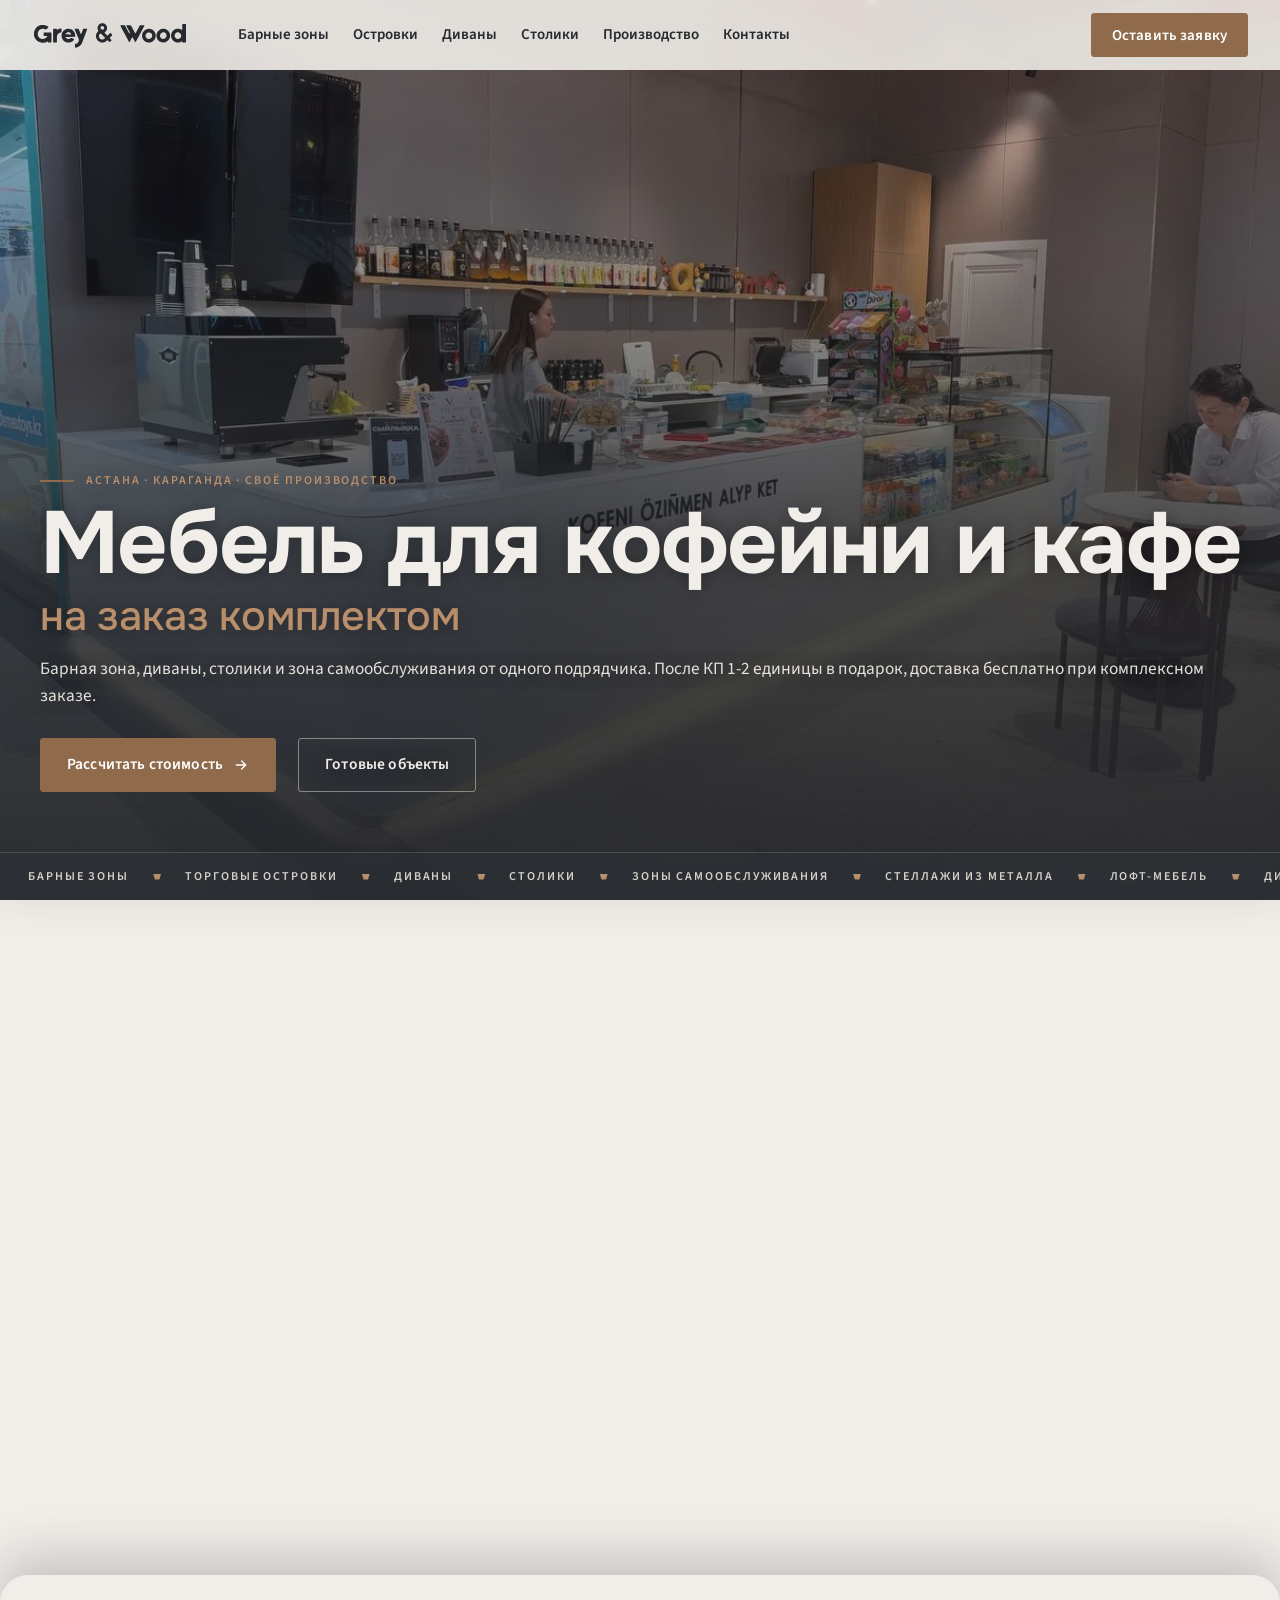
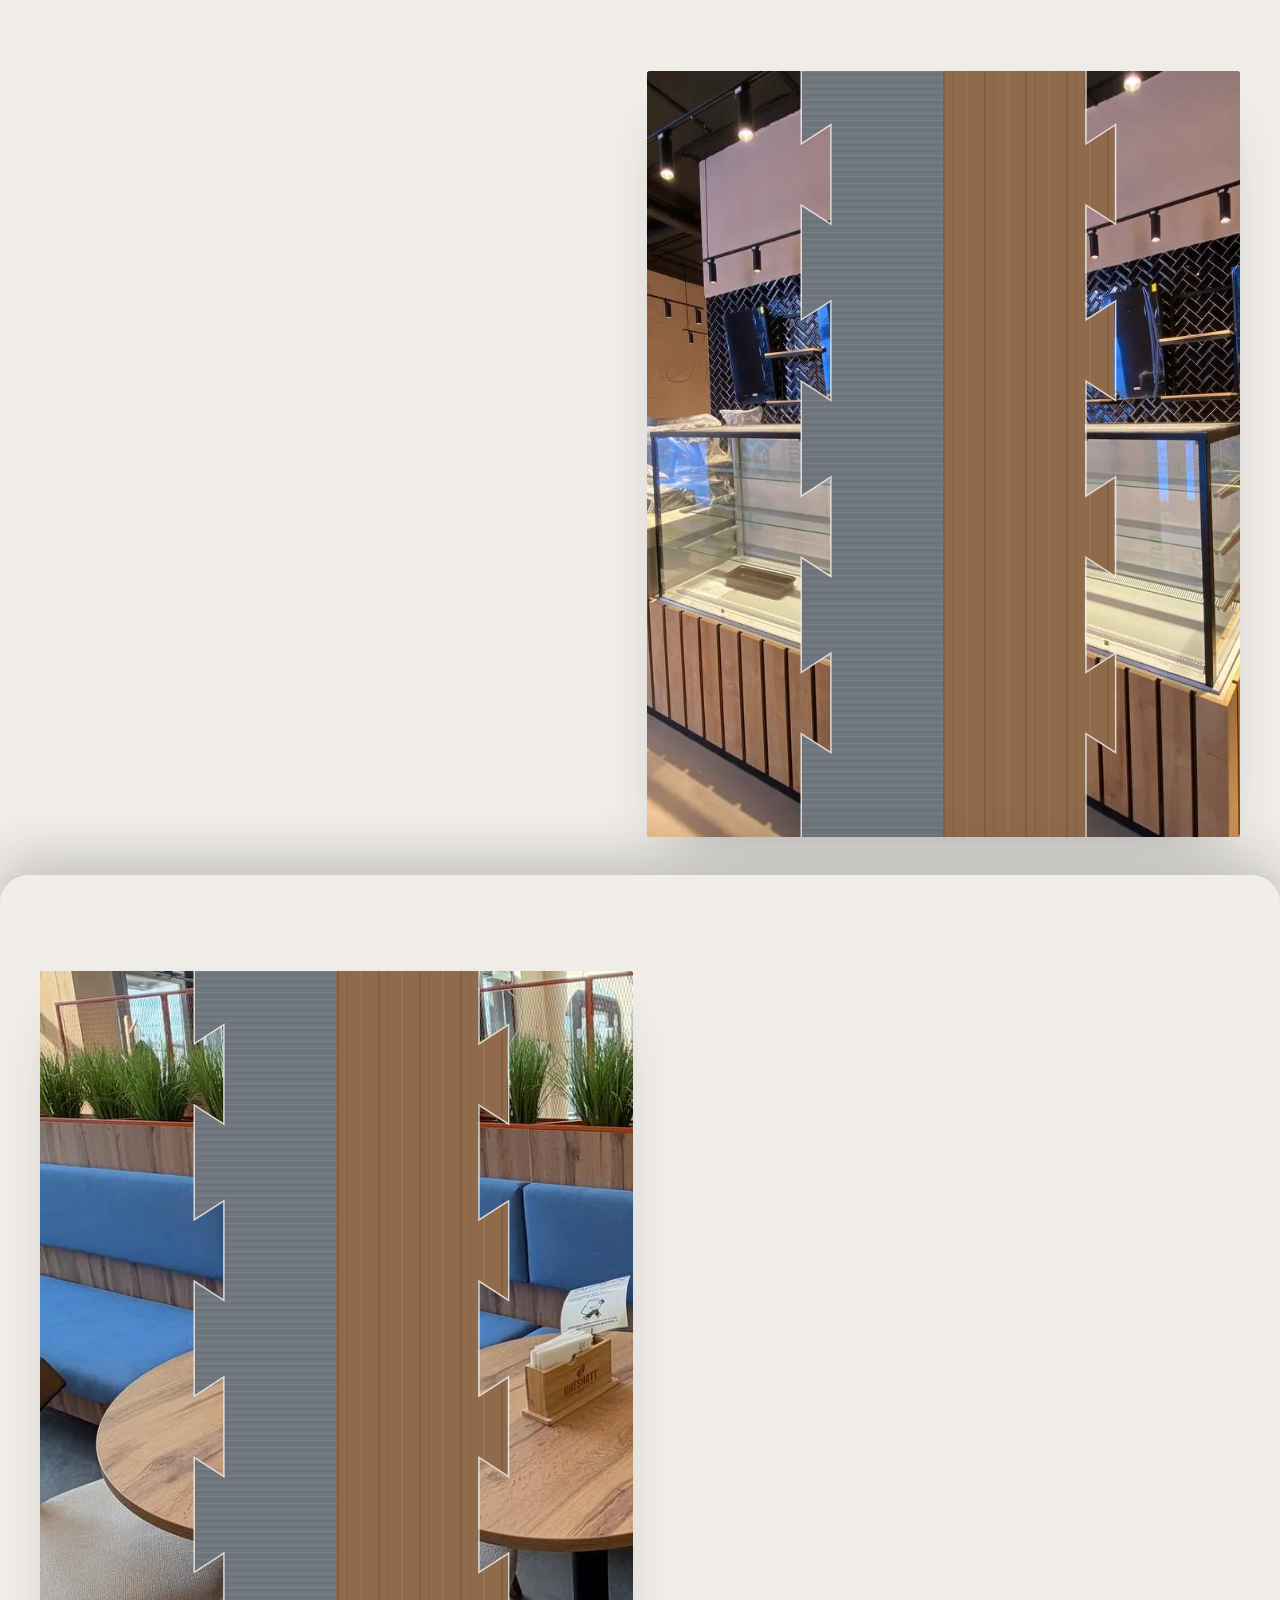
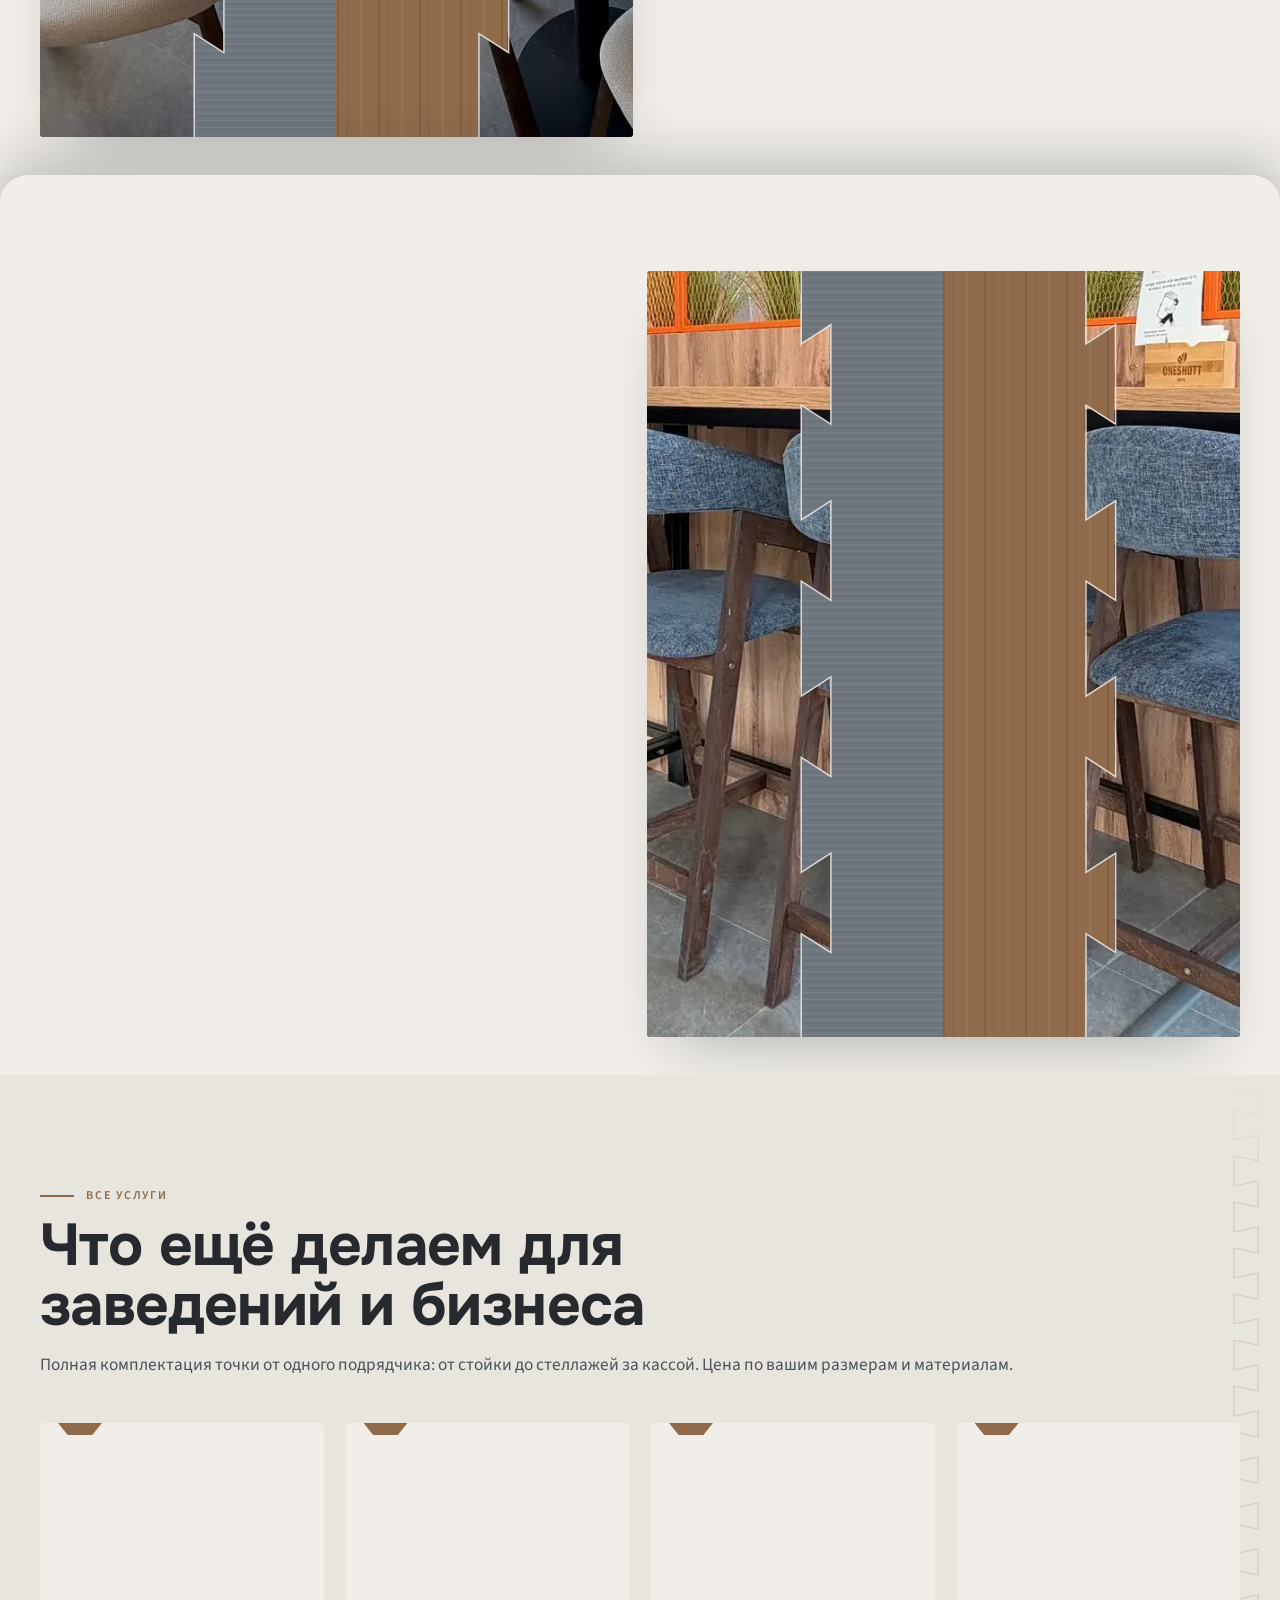
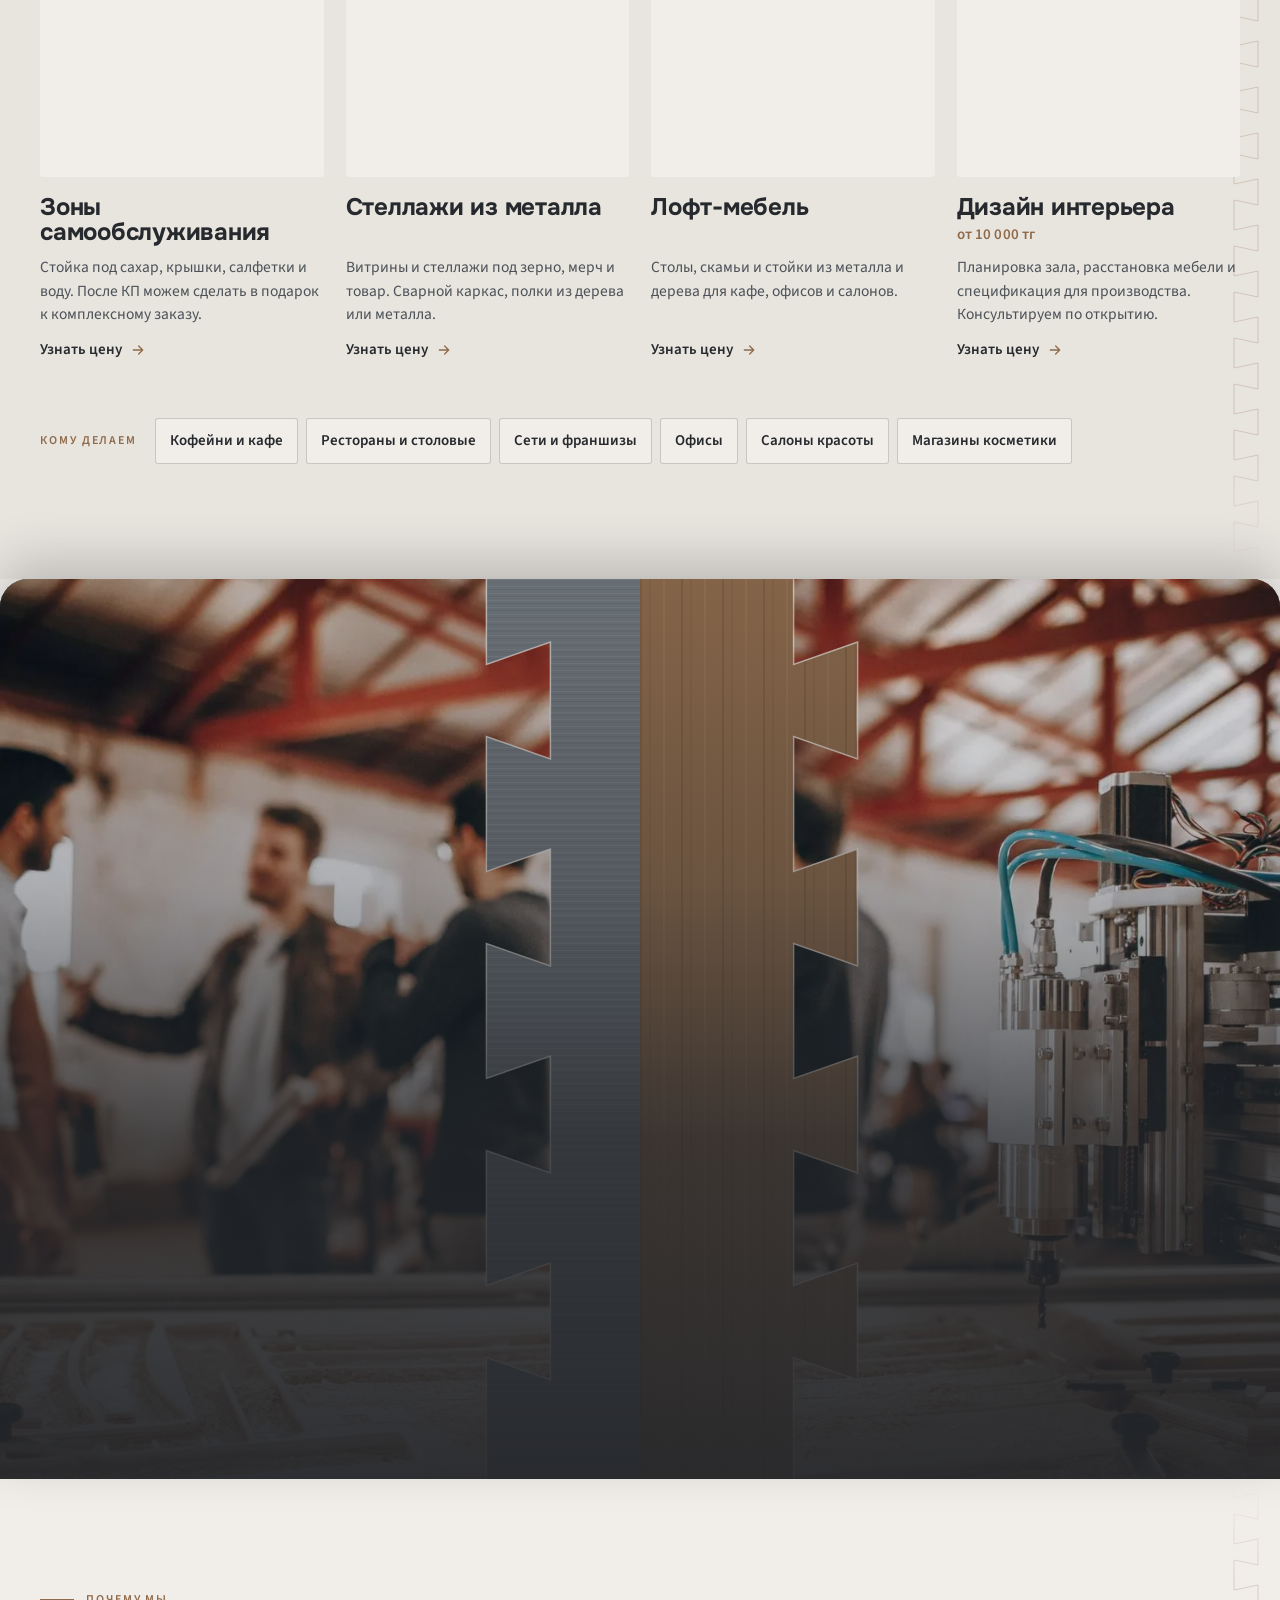
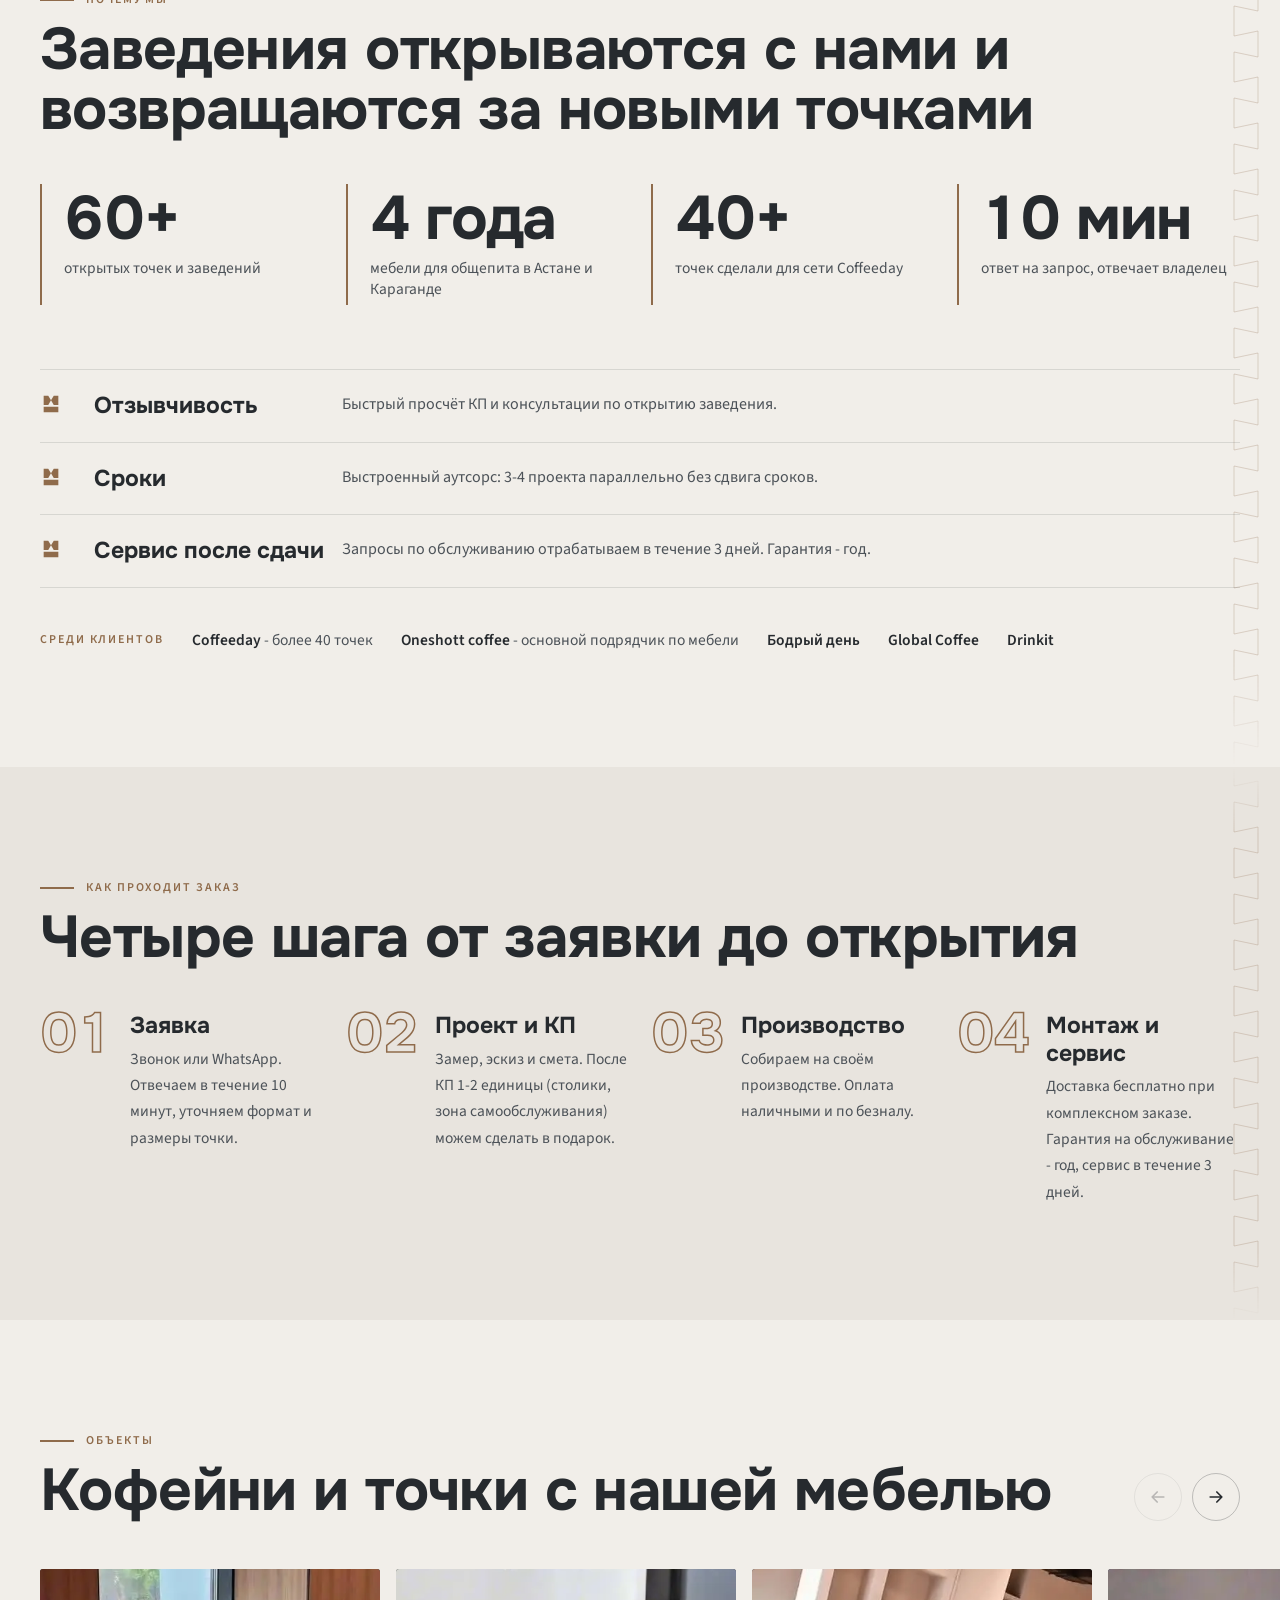
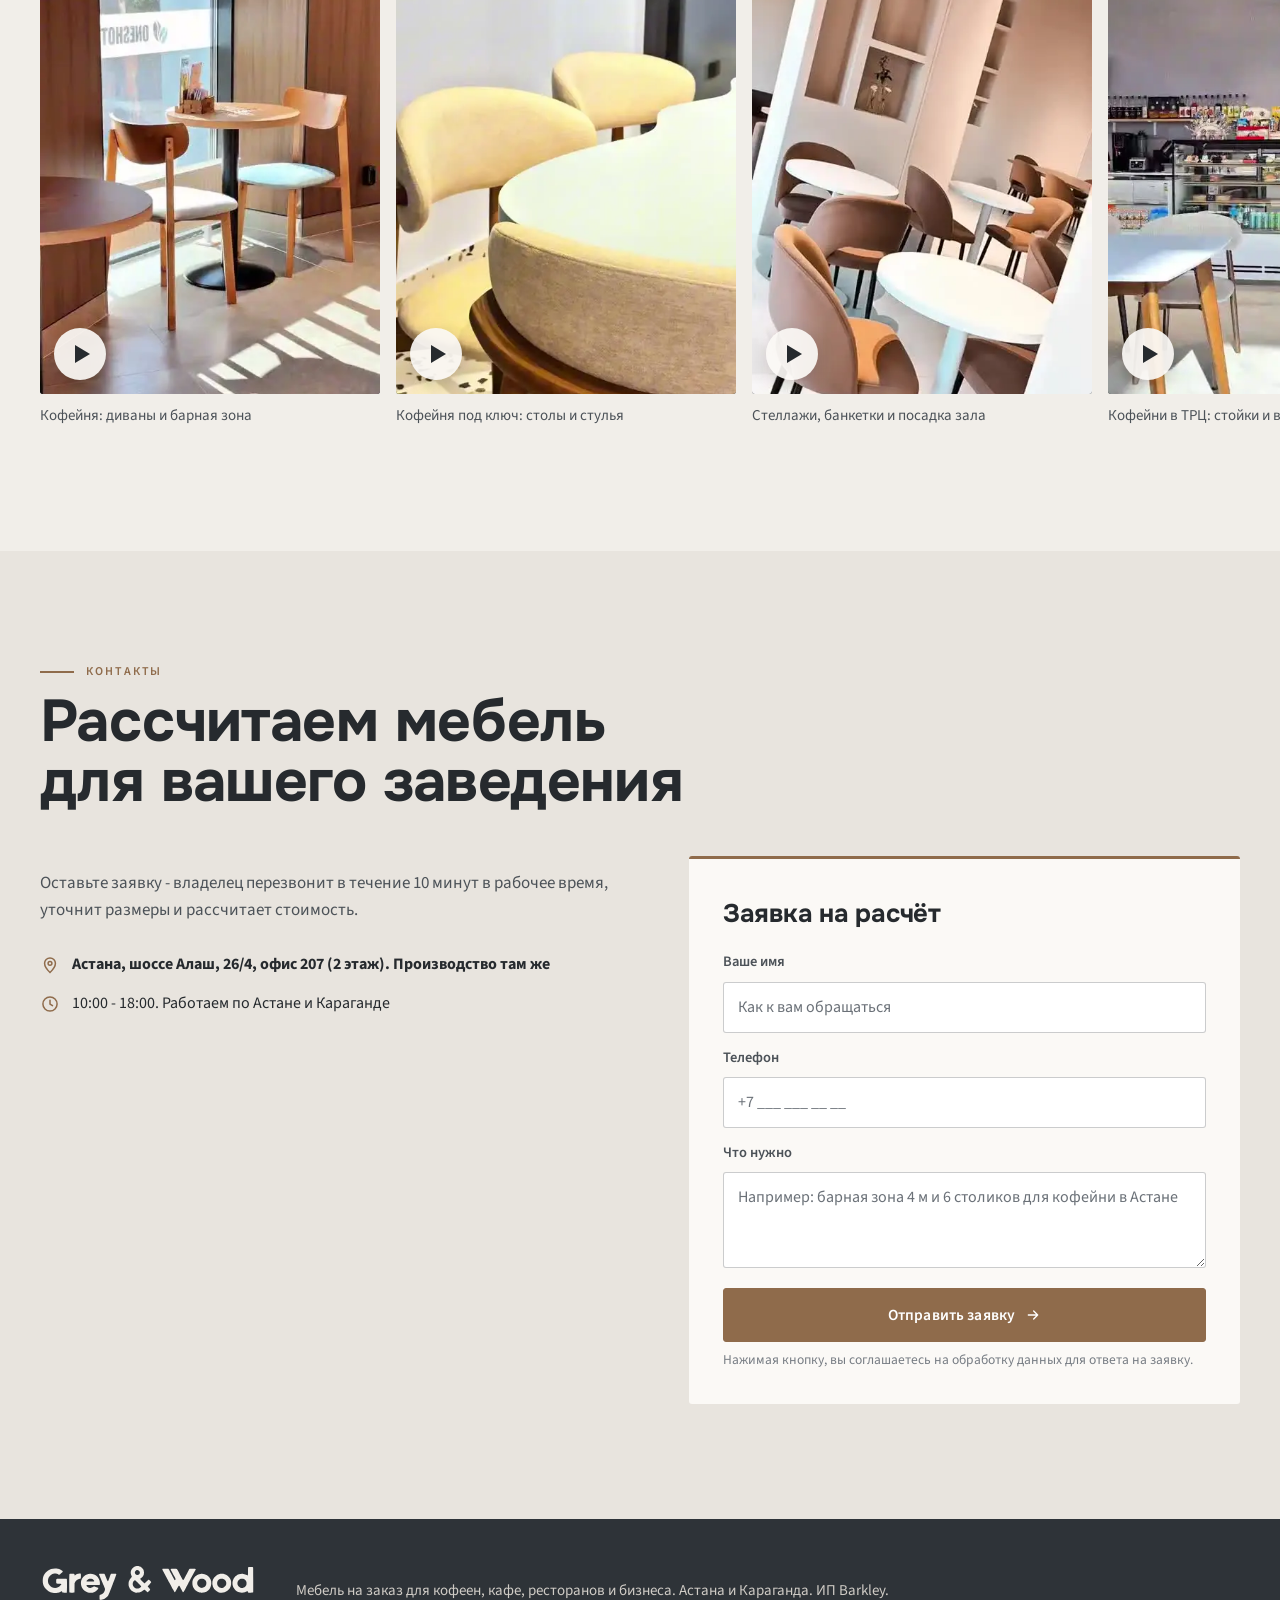
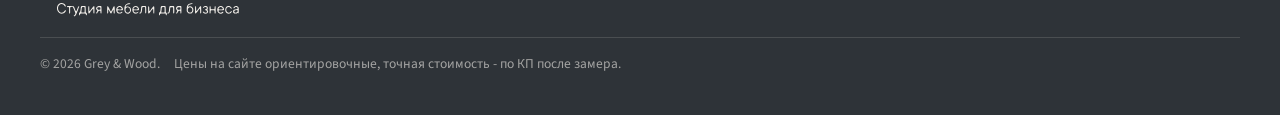
<file: mebel-dlya-kafe/index.html>
<!doctype html>
<html lang="ru">
<head>
<meta charset="utf-8">
<meta name="viewport" content="width=device-width, initial-scale=1, viewport-fit=cover">
<title>Мебель для кофейни и кафе на заказ в Астане - Grey &amp; Wood</title>
<meta name="description" content="Мебель для кофеен, кафе и ресторанов комплектом: барная зона, диваны от 180 000 тг, столики от 52 000 тг. Своё производство, 60+ открытых заведений.">
<link rel="canonical" href="https://greywood.kz/mebel-dlya-kafe/">
<meta name="theme-color" content="#F1EEE9">
<meta property="og:type" content="website">
<meta property="og:locale" content="ru_RU">
<meta property="og:site_name" content="Grey & Wood">
<meta property="og:title" content="Мебель для кофейни и кафе на заказ в Астане - Grey &amp; Wood">
<meta property="og:description" content="Мебель для кофеен, кафе и ресторанов комплектом: барная зона, диваны от 180 000 тг, столики от 52 000 тг. Своё производство, 60+ открытых заведений.">
<meta property="og:url" content="https://greywood.kz/mebel-dlya-kafe/">
<meta property="og:image" content="https://greywood.kz/assets/gw-og-image.jpg">
<meta property="og:image:width" content="1200">
<meta property="og:image:height" content="630">
<meta name="twitter:card" content="summary_large_image">
<meta name="twitter:title" content="Мебель для кофейни и кафе на заказ в Астане - Grey &amp; Wood">
<meta name="twitter:description" content="Мебель для кофеен, кафе и ресторанов комплектом: барная зона, диваны от 180 000 тг, столики от 52 000 тг. Своё производство, 60+ открытых заведений.">
<meta name="twitter:image" content="https://greywood.kz/assets/gw-og-image.jpg">
<link rel="icon" href="../favicon.ico" sizes="16x16 32x32 48x48">
<link rel="icon" href="../assets/gw-icon-192.png" type="image/png" sizes="192x192">
<link rel="apple-touch-icon" href="../assets/gw-apple-touch-icon.png">
<link rel="preconnect" href="https://fonts.googleapis.com">
<link rel="preconnect" href="https://fonts.gstatic.com" crossorigin>
<link rel="stylesheet" href="https://fonts.googleapis.com/css2?family=Afacad:wght@700&family=Onest:wght@600;700&family=Source+Sans+3:wght@400;600&display=swap">
<link rel="preload" as="image" href="../assets/img/gw-hero-wide.webp" media="(min-width: 761px)" fetchpriority="high">
<link rel="preload" as="image" href="../assets/img/gw-hero-tall-2.webp" media="(max-width: 760px)" fetchpriority="high">
<link rel="stylesheet" href="../styles.css?v=20261109-1">
<script type="application/ld+json">
[
 {
  "@context": "https://schema.org",
  "@type": "Service",
  "name": "Мебель для кофеен, кафе и ресторанов на заказ",
  "serviceType": "Мебель для кофеен, кафе и ресторанов на заказ",
  "url": "https://greywood.kz/mebel-dlya-kafe/",
  "areaServed": [
   {
    "@type": "City",
    "name": "Астана"
   },
   {
    "@type": "City",
    "name": "Караганда"
   }
  ],
  "provider": {
   "@type": "LocalBusiness",
   "name": "Grey & Wood",
   "url": "https://greywood.kz/",
   "image": "https://greywood.kz/assets/gw-og-image.jpg",
   "address": {
    "@type": "PostalAddress",
    "streetAddress": "шоссе Алаш, 26/4, офис 207",
    "addressLocality": "Астана",
    "addressCountry": "KZ"
   }
  },
  "offers": {
   "@type": "Offer",
   "priceCurrency": "KZT",
   "price": "52000",
   "description": "Цена от, точная стоимость по КП после замера"
  }
 },
 {
  "@context": "https://schema.org",
  "@type": "BreadcrumbList",
  "itemListElement": [
   {
    "@type": "ListItem",
    "position": 1,
    "name": "Grey & Wood",
    "item": "https://greywood.kz/"
   },
   {
    "@type": "ListItem",
    "position": 2,
    "name": "Мебель для кофеен, кафе и ресторанов на заказ",
    "item": "https://greywood.kz/mebel-dlya-kafe/"
   }
  ]
 }
]
</script>
<!-- Google tag (gtag.js) -->
<script async src="https://www.googletagmanager.com/gtag/js?id=AW-18512685469"></script>
<script>
  window.dataLayer = window.dataLayer || [];
  function gtag(){dataLayer.push(arguments);}
  gtag('js', new Date());
  gtag('config', 'AW-18512685469');
</script>
<script src="https://lead-bot.sultan-askarov-kz.workers.dev/t.js" data-site="greywood" defer></script>
</head>
<body>
<svg width="0" height="0" style="position:absolute" aria-hidden="true" focusable="false">
  <symbol id="logo-word" viewBox="0 0 312 58"><path fill="currentColor" fill-rule="evenodd" d="M90.13 52.90C93.40 52.05 97.36 49.01 98.93 46.16C99.70 44.75 102.05 38.89 103.76 34.08C104.06 33.26 104.57 31.87 104.91 31.00C105.25 30.13 105.70 28.93 105.92 28.33C106.13 27.74 106.58 26.57 106.92 25.75C107.25 24.93 107.62 23.91 107.74 23.50C107.86 23.09 108.28 21.96 108.66 21.00C109.62 18.63 110.32 16.64 110.33 16.32C110.33 16.17 110.18 15.91 109.98 15.73C109.66 15.44 109.38 15.42 106.36 15.46C104.56 15.49 102.95 15.55 102.79 15.60C102.51 15.69 101.50 17.44 101.50 17.84C101.50 17.94 101.08 19.13 100.57 20.47C100.05 21.82 99.46 23.46 99.25 24.13C98.38 26.89 97.74 26.89 96.67 24.13C95.94 22.24 95.37 20.86 94.76 19.50C94.45 18.81 94.14 18.06 94.08 17.83C93.86 17.07 93.14 15.88 92.77 15.68C92.34 15.45 86.47 15.32 85.87 15.53C85.19 15.77 85.08 16.34 85.54 17.27C85.77 17.72 86.01 18.31 86.07 18.58C86.13 18.86 86.57 19.90 87.03 20.90C87.49 21.90 88.00 23.10 88.17 23.57C88.33 24.04 88.72 24.99 89.04 25.68C89.36 26.38 89.91 27.61 90.25 28.43C90.85 29.86 91.70 31.82 92.35 33.28C92.53 33.67 92.67 34.06 92.67 34.15C92.67 34.25 92.94 34.91 93.28 35.62C94.10 37.34 94.10 38.18 93.28 40.32C92.03 43.60 90.15 45.26 87.15 45.74C86.04 45.92 86.00 46.08 85.97 49.56C85.94 53.46 85.92 53.42 87.91 53.24C88.65 53.18 89.64 53.02 90.13 52.90ZM26.17 43.01C27.77 42.59 29.22 41.99 30.31 41.32C31.43 40.62 31.90 40.77 32.05 41.85C32.10 42.26 32.27 42.67 32.44 42.79C32.80 43.05 38.19 43.09 38.68 42.83C39.16 42.57 39.18 23.55 38.70 23.12C38.27 22.72 24.76 22.69 24.01 23.08C23.39 23.40 23.38 23.44 23.35 26.46C23.32 29.72 23.32 29.73 25.71 29.88C26.60 29.94 27.92 29.94 28.65 29.89C30.14 29.77 30.83 30.03 30.83 30.69C30.83 31.26 28.19 33.83 26.77 34.65C18.61 39.31 8.92 31.19 12.00 22.26C12.75 20.06 14.70 17.75 16.78 16.58C17.89 15.95 20.40 15.33 21.84 15.33C22.98 15.33 25.87 16.05 26.49 16.49C26.78 16.70 27.31 16.91 27.67 16.96C28.32 17.04 28.35 17.02 30.46 14.98C32.95 12.56 32.83 12.71 32.83 12.14C32.83 11.61 31.88 10.75 30.47 10.02C29.98 9.76 29.36 9.43 29.08 9.29C26.00 7.65 19.71 7.38 15.92 8.72C10.00 10.80 5.45 15.89 4.21 21.83C3.80 23.81 3.86 28.40 4.33 29.92C4.52 30.56 4.77 31.42 4.86 31.83C5.09 32.77 6.41 35.14 7.55 36.64C10.05 39.92 14.22 42.54 17.92 43.15C18.56 43.25 19.27 43.37 19.50 43.41C20.58 43.59 24.96 43.34 26.17 43.01ZM49.55 42.79C49.80 42.60 49.83 41.91 49.87 36.00L49.92 29.42L50.44 28.33C51.86 25.35 54.50 23.32 57.48 22.92C58.78 22.74 58.93 22.52 59.05 20.57C59.10 19.66 59.12 18.17 59.09 17.25C59.01 15.08 58.85 14.92 57.01 15.09C54.25 15.34 52.07 16.19 51.14 17.37C50.86 17.71 50.53 18.00 50.40 18.00C50.11 18.00 49.83 17.34 49.83 16.66C49.83 15.57 49.51 15.47 45.97 15.53C42.99 15.58 42.79 15.60 42.52 15.93C42.09 16.47 42.17 42.47 42.61 42.79C42.82 42.94 43.80 43.00 46.08 43.00C48.37 43.00 49.35 42.94 49.55 42.79ZM76.83 42.49C79.47 41.73 81.89 40.05 83.57 37.81C84.69 36.33 84.49 35.73 82.77 35.32C82.30 35.21 81.20 34.86 80.33 34.55C78.40 33.85 77.88 33.88 76.52 34.79C73.89 36.55 70.69 36.31 68.29 34.17C67.21 33.22 66.93 32.67 67.27 32.19L67.52 31.83L76.50 31.83C85.86 31.83 86.20 31.81 86.52 31.10C86.73 30.64 86.49 27.68 86.08 25.76C85.30 22.06 82.11 18.36 78.25 16.68C75.02 15.28 70.56 15.20 67.80 16.50C67.22 16.78 66.67 17.00 66.57 17.00C66.20 17.00 63.68 18.96 62.72 20.00C61.57 21.24 60.44 22.91 60.15 23.80C60.04 24.14 59.82 24.68 59.66 25.01C59.23 25.86 59.00 28.69 59.19 30.75C59.74 36.70 64.47 41.73 70.57 42.83C72.00 43.09 75.41 42.90 76.83 42.49ZM144.35 42.44C146.07 41.92 147.75 40.94 149.32 39.53C150.93 38.09 150.96 38.09 153.25 40.33C154.51 41.57 155.25 42.17 155.50 42.17C156.01 42.17 158.95 39.29 159.09 38.66C159.22 38.06 158.83 37.31 158.12 36.77C157.17 36.04 155.62 34.17 155.62 33.75C155.62 33.46 156.31 32.69 158.15 30.89C161.30 27.80 161.26 28.05 159.05 25.81C156.84 23.56 157.07 23.52 153.90 26.67C151.83 28.73 151.31 29.17 150.91 29.17C150.51 29.17 149.97 28.70 147.63 26.32C146.09 24.75 144.83 23.34 144.83 23.18C144.83 22.78 145.11 22.50 146.22 21.76C149.86 19.33 151.21 14.66 149.61 10.01C149.29 9.11 148.00 7.49 146.67 6.35C144.92 4.84 141.99 4.01 139.54 4.32C136.04 4.76 132.98 7.20 131.72 10.53C130.72 13.20 130.80 15.46 132.00 17.97C132.89 19.84 132.88 19.92 131.50 21.45C129.91 23.19 128.75 25.16 128.29 26.88C127.88 28.45 127.80 31.85 128.15 33.17C129.46 38.13 133.40 41.89 138.33 42.89C139.47 43.12 142.93 42.86 144.35 42.44ZM237.94 42.35C239.73 41.74 241.23 40.93 242.29 40.00C242.71 39.63 243.10 39.33 243.17 39.33C243.39 39.33 245.10 37.13 245.75 36.03C247.68 32.72 248.04 27.15 246.52 23.90C243.77 18.03 238.17 14.90 231.93 15.75C228.76 16.18 226.79 17.11 224.48 19.30C221.06 22.51 219.74 26.02 220.17 30.75C220.64 36.04 224.46 40.68 229.75 42.38C231.59 42.98 231.63 42.98 234.17 42.92C236.16 42.88 236.59 42.81 237.94 42.35ZM266.65 42.35C268.82 41.62 270.13 40.82 271.90 39.15C275.23 35.99 276.32 33.13 276.12 28.08C276.04 26.04 275.99 25.82 275.38 24.33C274.33 21.75 272.91 19.94 270.52 18.10C266.06 14.67 259.08 14.74 254.42 18.26C250.16 21.47 248.50 25.32 248.98 30.87C249.41 35.83 252.79 40.21 257.70 42.19C260.06 43.13 264.08 43.21 266.65 42.35ZM296.00 42.33C296.96 42.02 298.04 41.56 298.38 41.31C299.71 40.36 300.40 40.51 300.55 41.78C300.68 42.97 300.77 43.00 304.33 43.00C307.74 43.00 308.01 42.93 308.05 42.08C308.06 41.80 308.05 33.70 308.03 24.06C308.00 7.65 307.98 6.51 307.71 6.18C307.43 5.84 307.25 5.82 304.67 5.77C301.72 5.72 300.94 5.83 300.67 6.33C300.56 6.52 300.50 8.73 300.50 12.06C300.50 18.57 300.49 18.60 298.67 17.40C297.52 16.65 295.76 16.04 293.87 15.74C290.27 15.17 286.14 16.21 283.59 18.34C283.14 18.71 282.64 19.09 282.48 19.18C282.33 19.26 281.73 19.91 281.15 20.62C277.27 25.43 276.99 31.96 280.46 36.87C282.59 39.90 284.48 41.33 287.75 42.39C290.33 43.22 293.31 43.20 296.00 42.33ZM195.23 42.02C195.38 41.85 195.95 40.90 196.48 39.90C200.52 32.31 200.36 32.56 201.05 32.82C201.36 32.94 201.67 33.36 202.17 34.37C202.92 35.88 205.74 41.18 206.12 41.80C206.45 42.34 206.79 42.42 207.19 42.07C207.54 41.74 207.63 41.60 210.29 36.67C212.62 32.33 213.26 31.15 214.26 29.25C214.74 28.33 215.67 26.61 216.33 25.42C217.66 23.01 218.82 20.85 220.00 18.58C221.31 16.08 223.15 12.67 224.00 11.17C225.66 8.25 225.65 8.25 220.52 8.26C215.80 8.28 215.83 8.27 214.98 9.95C213.76 12.35 210.91 17.83 210.00 19.50C209.48 20.46 208.73 21.91 208.33 22.71C207.07 25.25 206.64 25.31 205.50 23.08C205.08 22.26 204.22 20.61 203.60 19.42C202.97 18.22 202.11 16.57 201.67 15.75C201.24 14.92 200.28 13.08 199.53 11.66C197.60 7.96 198.15 8.27 193.25 8.26C188.51 8.25 188.44 8.27 188.82 9.52C188.93 9.90 189.20 10.49 189.40 10.82C189.61 11.15 190.32 12.47 191.00 13.75C191.67 15.03 192.81 17.16 193.54 18.47C195.68 22.33 195.92 22.90 195.68 23.68C195.57 24.05 195.30 24.46 195.05 24.62C194.46 25.01 194.40 24.92 191.93 20.17C190.81 18.01 189.53 15.58 189.09 14.75C188.64 13.92 187.88 12.46 187.39 11.50C186.13 9.04 185.80 8.51 185.43 8.39C184.91 8.23 177.62 8.22 177.12 8.38C176.54 8.57 176.52 9.16 177.05 10.18C177.56 11.15 178.72 13.33 178.96 13.75C179.29 14.34 181.08 17.66 182.59 20.50C184.70 24.48 184.95 24.95 186.67 28.08C187.53 29.64 188.46 31.37 188.76 31.92C189.05 32.47 189.51 33.33 189.79 33.83C190.06 34.34 191.17 36.40 192.25 38.42C194.50 42.62 194.59 42.73 195.23 42.02ZM138.74 36.85C138.02 36.67 136.49 35.65 135.67 34.81C133.51 32.61 133.26 28.84 135.09 26.37C135.84 25.36 136.63 24.83 137.36 24.83C137.84 24.83 146.17 33.08 146.17 33.56C146.17 34.44 144.92 35.67 143.24 36.45C142.19 36.93 139.86 37.14 138.74 36.85ZM232.06 35.76C226.90 34.15 225.39 27.65 229.41 24.30C231.00 22.96 231.59 22.75 233.75 22.76C236.10 22.76 237.11 23.17 238.62 24.72C240.30 26.44 240.79 28.78 240.03 31.52C239.17 34.61 235.18 36.74 232.06 35.76ZM260.92 35.89C259.86 35.59 258.10 34.40 257.35 33.48C254.66 30.15 255.92 24.81 259.76 23.26C265.23 21.05 270.38 25.49 268.93 31.17C268.48 32.94 266.48 35.06 264.75 35.61C263.89 35.88 261.51 36.05 260.92 35.89ZM289.49 35.58C285.83 34.15 284.26 30.23 285.83 26.45C286.43 25.01 287.64 23.80 289.17 23.11C290.49 22.51 293.28 22.60 294.68 23.29C297.60 24.72 299.07 27.88 298.25 30.96C297.85 32.45 297.69 32.75 296.64 33.85C294.73 35.83 291.90 36.52 289.49 35.58ZM69.26 26.70C67.47 26.65 67.17 26.53 67.17 25.86C67.17 25.37 68.68 23.85 69.68 23.33C71.08 22.61 73.68 22.51 75.39 23.10C76.50 23.48 78.33 25.19 78.33 25.83C78.33 26.69 78.09 26.75 74.35 26.75C72.46 26.75 70.17 26.73 69.26 26.70ZM139.19 17.12C137.57 16.45 136.53 14.07 137.25 12.65C138.51 10.17 140.77 9.52 142.92 11.04C143.76 11.63 144.10 12.23 144.26 13.42C144.64 16.30 141.94 18.26 139.19 17.12Z"/></symbol>
  <symbol id="logo-full" viewBox="0 0 312 81"><path fill="currentColor" fill-rule="evenodd" d="M50.68 76.45C51.55 75.87 51.99 74.96 55.01 67.37C56.77 62.96 56.77 62.96 56.42 62.61C55.87 62.06 55.33 62.52 54.77 64.00C54.55 64.60 54.16 65.61 53.91 66.25C53.66 66.89 53.29 67.86 53.10 68.40C52.31 70.59 51.63 70.00 50.15 65.83C49.97 65.33 49.54 64.39 49.20 63.75L48.58 62.58L47.83 62.56C47.42 62.54 46.63 62.46 46.08 62.36C44.26 62.06 39.57 62.14 39.15 62.48C38.39 63.10 39.38 63.99 40.58 63.76C41.07 63.67 41.24 63.72 41.58 64.07L42.00 64.48L42.00 68.46C42.00 72.63 42.03 72.83 42.75 72.83C43.47 72.83 43.50 72.63 43.50 68.49C43.50 63.68 43.44 63.83 45.43 63.67C46.16 63.61 46.82 63.54 46.92 63.51C47.01 63.48 47.18 63.47 47.29 63.48C47.52 63.50 48.27 65.02 48.80 66.50C49.18 67.57 49.81 69.11 50.54 70.75C51.45 72.81 51.16 74.17 49.56 75.35C49.07 75.71 48.67 76.11 48.67 76.22C48.67 76.91 49.82 77.04 50.68 76.45ZM57.66 75.34C57.76 75.17 57.83 74.72 57.83 74.34C57.83 73.05 57.98 73.00 62.00 73.00C66.01 73.00 66.17 73.05 66.17 74.33C66.17 75.52 67.25 76.05 67.58 75.02C68.02 73.63 67.64 72.01 66.81 71.74C66.10 71.52 66.00 70.91 66.00 66.86C66.00 61.88 66.28 62.28 62.65 62.23C61.10 62.21 59.80 62.26 59.63 62.36C59.15 62.61 59.02 63.14 58.76 65.99C58.42 69.67 58.18 70.53 57.13 71.63L56.30 72.52L56.36 73.82C56.42 75.17 56.64 75.67 57.18 75.67C57.35 75.67 57.57 75.52 57.66 75.34ZM173.03 75.39C173.23 75.20 173.33 74.88 173.33 74.39C173.33 73.04 173.46 73.00 177.46 73.00C181.52 73.00 181.67 73.04 181.67 74.26C181.67 74.98 182.07 75.67 182.50 75.67C182.83 75.67 183.13 74.88 183.23 73.78L183.32 72.64L182.50 71.77L181.68 70.89L181.63 66.95C181.57 61.93 181.80 62.27 178.46 62.19C174.49 62.09 174.50 62.09 174.18 66.25C173.90 69.99 173.78 70.42 172.83 71.33C172.09 72.05 172.05 72.13 171.95 73.25C171.76 75.24 172.21 76.13 173.03 75.39ZM34.09 72.57C36.54 71.34 38.40 68.17 36.67 68.17C36.26 68.17 36.08 68.31 35.62 69.04C33.57 72.24 30.15 72.63 27.74 69.96C24.36 66.19 26.26 60.02 31.00 59.38C32.57 59.17 34.64 60.42 35.54 62.13C36.25 63.49 37.69 63.00 37.10 61.59C36.07 59.14 33.01 57.50 30.33 57.97C23.79 59.13 22.29 68.30 28.00 72.22C29.59 73.32 32.30 73.48 34.09 72.57ZM117.27 72.75C118.00 72.27 119.00 71.30 119.00 71.08C119.00 70.96 118.88 70.74 118.73 70.59C118.38 70.24 117.92 70.39 117.12 71.11C115.55 72.52 111.99 71.29 112.00 69.33C112.01 68.47 112.14 68.42 114.62 68.40C119.24 68.35 119.14 68.36 119.52 67.98C120.08 67.42 119.91 65.85 119.15 64.57C117.23 61.32 112.95 61.35 110.86 64.63C109.00 67.54 110.53 72.22 113.59 72.99C114.56 73.23 116.76 73.09 117.27 72.75ZM128.36 72.93C130.81 72.06 132.12 68.96 131.27 66.11C130.47 63.48 127.88 62.09 125.40 62.98C123.89 63.52 123.46 63.21 124.07 62.02C124.68 60.84 125.88 60.14 127.92 59.76C129.82 59.40 130.30 59.22 130.43 58.79C130.91 57.29 125.96 58.18 124.05 59.94C122.39 61.46 121.70 63.92 121.88 67.63C121.98 69.72 122.59 71.12 123.84 72.17C124.99 73.13 126.90 73.46 128.36 72.93ZM139.74 72.99C140.66 72.75 142.17 71.47 142.17 70.91C142.17 70.14 141.34 70.22 140.28 71.10C139.58 71.69 138.61 71.90 137.68 71.67C136.03 71.25 134.74 69.61 135.33 68.67C135.45 68.47 136.07 68.42 138.70 68.40C143.02 68.37 143.37 68.19 143.01 66.20C142.37 62.79 138.50 61.02 135.77 62.89C133.43 64.51 132.68 67.64 133.97 70.41C134.50 71.54 135.77 72.74 136.64 72.93C136.88 72.99 137.16 73.05 137.25 73.08C137.63 73.21 139.07 73.15 139.74 72.99ZM145.79 72.73C146.72 72.13 147.49 69.08 147.50 65.95C147.50 65.11 147.83 64.13 148.17 63.91C148.28 63.84 149.01 63.77 149.78 63.74C152.01 63.68 151.91 63.46 151.94 68.32C151.97 72.85 151.97 72.83 152.66 72.83C153.44 72.83 153.47 72.59 153.44 67.63C153.41 61.89 153.60 62.27 150.70 62.20C149.63 62.17 148.31 62.21 147.77 62.28C146.31 62.48 146.23 62.65 146.01 66.00C145.72 70.36 145.50 70.96 143.85 72.01C143.40 72.30 143.47 72.92 143.97 73.06C144.39 73.18 145.37 73.01 145.79 72.73ZM186.25 72.74C187.24 72.08 187.74 70.30 187.99 66.53C188.16 63.91 188.19 63.87 190.20 63.80C192.46 63.72 192.38 63.55 192.35 68.38C192.31 72.64 192.35 72.83 193.26 72.83C193.94 72.83 194.00 72.43 194.00 67.97C194.00 63.66 193.88 62.63 193.37 62.40C192.81 62.15 187.78 62.18 187.38 62.43C186.89 62.74 186.74 63.42 186.42 66.65C186.05 70.48 185.77 71.50 185.08 71.50C184.72 71.50 184.00 72.18 184.00 72.52C184.00 73.16 185.39 73.30 186.25 72.74ZM218.75 72.80C221.91 71.14 222.55 66.56 219.98 64.00C218.69 62.71 216.73 62.30 215.18 63.01C213.70 63.68 213.33 62.79 214.52 61.43C215.40 60.43 215.73 60.27 218.00 59.75C220.15 59.25 220.50 59.11 220.50 58.69C220.50 57.88 219.50 57.80 217.21 58.41C215.25 58.94 214.57 59.29 213.71 60.22C212.33 61.72 211.95 63.13 211.93 66.83C211.92 69.39 211.92 69.43 212.42 70.40C212.95 71.44 214.30 72.75 215.12 73.01C215.83 73.24 218.17 73.10 218.75 72.80ZM240.80 72.91C242.71 72.11 243.44 70.05 242.33 68.53C241.75 67.72 241.71 67.32 242.15 66.60C242.99 65.24 242.48 63.53 240.95 62.60C239.43 61.67 237.14 62.08 235.94 63.50C235.27 64.30 235.39 65.17 236.17 65.17C236.26 65.17 236.70 64.83 237.17 64.42C238.00 63.68 238.27 63.58 239.25 63.66C241.41 63.84 241.61 66.39 239.48 66.73C237.70 67.02 237.65 67.93 239.40 68.26C240.69 68.50 241.57 69.72 241.10 70.63C240.29 72.19 238.14 72.25 236.90 70.75C236.07 69.73 235.17 69.76 235.17 70.81C235.17 71.32 236.67 72.77 237.42 72.99C238.25 73.23 240.12 73.19 240.80 72.91ZM262.70 72.93C264.03 72.46 265.14 71.25 264.81 70.62C264.58 70.18 264.10 70.27 263.35 70.90C261.79 72.21 259.60 71.99 258.35 70.39C257.96 69.90 257.87 68.77 258.21 68.55C258.32 68.48 259.89 68.41 261.69 68.41C265.86 68.39 265.93 68.36 265.78 66.64C265.56 64.05 263.80 62.33 261.24 62.19C256.54 61.95 254.24 68.24 257.74 71.77C259.07 73.11 260.96 73.55 262.70 72.93ZM274.03 72.99C275.27 72.65 277.00 70.94 277.00 70.06C277.00 69.03 275.90 69.16 275.25 70.26C274.17 72.10 271.87 72.30 270.36 70.69C269.08 69.33 268.75 68.10 269.22 66.48C269.75 64.66 270.73 63.83 272.47 63.72C273.78 63.63 274.38 63.92 275.12 64.99C275.84 66.02 276.67 66.29 276.94 65.58C277.21 64.88 275.53 62.90 274.25 62.41C273.32 62.05 271.35 62.14 270.52 62.57C269.53 63.09 268.41 64.35 268.00 65.43C266.33 69.83 269.79 74.17 274.03 72.99ZM283.88 72.94C284.18 72.82 284.52 72.59 284.65 72.44C284.95 72.07 285.42 72.10 285.99 72.52C286.37 72.80 286.52 72.83 286.81 72.68C287.35 72.39 287.36 65.85 286.83 64.44C285.85 61.82 282.24 61.34 280.21 63.55C279.45 64.38 279.40 64.51 279.67 65.01C279.94 65.52 280.30 65.40 281.30 64.48L282.24 63.63L283.30 63.71C284.44 63.80 284.96 64.13 285.45 65.06C285.99 66.11 285.35 66.67 283.61 66.67C282.29 66.67 281.09 67.02 280.20 67.66C279.15 68.42 278.96 68.81 278.98 70.21L278.99 71.42L279.83 72.20C280.29 72.63 280.87 73.01 281.12 73.05C282.14 73.20 283.37 73.15 283.88 72.94ZM71.63 72.21C72.04 71.77 72.56 71.13 72.78 70.79C73.00 70.44 73.53 69.70 73.96 69.15C74.40 68.60 74.95 67.84 75.20 67.46C76.09 66.13 76.64 65.73 76.94 66.21C77.01 66.32 77.08 67.79 77.08 69.46C77.08 72.72 77.11 72.82 77.94 72.83C78.59 72.84 78.63 72.56 78.65 67.76C78.67 62.74 78.63 62.49 77.77 62.51C77.16 62.51 77.10 62.58 73.32 67.63C71.37 70.23 71.17 70.08 71.17 66.01C71.17 62.90 71.06 62.40 70.41 62.53C69.73 62.66 69.67 63.17 69.73 67.99C69.78 72.18 69.81 72.57 70.09 72.78C70.59 73.14 70.85 73.04 71.63 72.21ZM82.56 72.52C82.73 72.37 83.21 71.67 83.62 70.97C84.55 69.38 84.80 69.15 85.74 69.04C87.07 68.89 87.33 69.21 87.33 70.97C87.33 72.52 87.46 72.83 88.10 72.83C88.84 72.83 88.87 72.61 88.84 67.73C88.83 65.19 88.75 62.98 88.66 62.82C88.25 62.06 84.83 62.01 83.01 62.72C80.82 63.59 80.35 66.01 82.00 67.90C83.11 69.17 83.13 69.05 81.39 71.68C80.93 72.38 80.92 72.40 81.27 72.74C81.57 73.04 82.06 72.96 82.56 72.52ZM158.72 71.45C159.29 70.72 160.36 69.28 161.12 68.27C163.44 65.12 163.56 65.18 163.64 69.36C163.67 71.18 163.76 72.49 163.86 72.62C164.13 72.94 164.80 72.88 164.99 72.51C165.23 72.06 165.22 63.88 164.98 63.19C164.78 62.60 164.33 62.28 163.92 62.44C163.65 62.54 160.88 66.13 159.54 68.10C158.13 70.18 157.73 69.76 157.80 66.28C157.86 63.62 157.75 62.98 157.18 62.67C156.91 62.53 156.77 62.56 156.50 62.83C156.17 63.16 156.16 63.33 156.21 67.87L156.25 72.57L156.64 72.77C157.28 73.08 157.63 72.86 158.72 71.45ZM198.06 72.52C198.23 72.37 198.67 71.73 199.05 71.08C200.05 69.37 200.47 69.00 201.43 69.00C202.63 69.00 202.83 69.27 202.83 70.87C202.83 71.60 202.91 72.33 203.01 72.51C203.20 72.87 203.87 72.94 204.13 72.62C204.36 72.34 204.38 63.56 204.15 62.97C203.86 62.24 203.30 62.12 200.84 62.29C198.82 62.43 198.61 62.48 197.97 62.93C197.19 63.48 196.51 64.64 196.50 65.45C196.50 66.31 197.11 67.73 197.67 68.14C198.49 68.75 198.33 69.59 197.06 71.38C196.40 72.30 196.36 72.63 196.88 72.82C197.30 72.98 197.62 72.90 198.06 72.52ZM225.27 72.79C225.58 72.61 229.03 68.15 229.91 66.79C230.26 66.25 230.96 66.01 231.18 66.35C231.26 66.48 231.33 67.90 231.33 69.51C231.33 72.67 231.38 72.83 232.20 72.83C232.90 72.83 232.93 72.59 232.92 67.56C232.90 62.72 232.87 62.50 232.07 62.50C231.41 62.50 230.82 63.17 227.66 67.52C225.74 70.16 225.50 69.99 225.50 66.00C225.50 62.98 225.37 62.33 224.75 62.33C224.07 62.33 224.00 62.87 224.00 67.78C224.00 72.45 224.00 72.48 224.37 72.74C224.81 73.05 224.81 73.05 225.27 72.79ZM98.30 72.63C98.44 72.50 98.50 71.71 98.50 70.17C98.51 67.88 98.61 67.38 99.04 67.54C99.35 67.66 100.21 69.18 100.93 70.88C101.57 72.40 101.90 72.83 102.42 72.83C102.95 72.83 103.19 72.49 104.39 69.96C105.98 66.60 106.40 66.62 106.37 70.02C106.35 72.48 106.45 72.83 107.18 72.83C107.88 72.83 107.97 72.46 107.99 69.56C108.01 64.80 107.85 62.85 107.41 62.56C106.84 62.19 106.38 62.51 105.89 63.64C105.66 64.16 105.08 65.41 104.59 66.42C104.11 67.42 103.55 68.60 103.35 69.03C102.47 70.88 102.51 70.93 99.54 64.67C98.45 62.36 97.85 61.85 97.26 62.70C97.04 63.02 97.00 63.79 97.00 67.75C97.00 72.67 97.02 72.83 97.75 72.83C97.94 72.83 98.19 72.74 98.30 72.63ZM246.30 72.63C246.43 72.51 246.50 71.85 246.50 70.82C246.50 68.40 246.57 68.33 249.33 68.33C252.23 68.33 252.27 68.36 252.21 70.64C252.16 72.45 252.31 72.83 253.06 72.83C253.81 72.83 253.83 72.69 253.83 67.84C253.83 62.93 253.77 62.50 253.00 62.50C252.50 62.50 252.30 63.10 252.19 64.90C252.06 67.03 252.06 67.03 249.23 66.96C246.55 66.90 246.50 66.86 246.50 64.76C246.50 63.13 246.27 62.50 245.66 62.50C245.06 62.50 245.00 63.01 245.00 67.79C245.00 72.67 245.02 72.83 245.75 72.83C245.94 72.83 246.19 72.74 246.30 72.63ZM126.42 71.75C126.33 71.72 126.05 71.65 125.79 71.60C124.15 71.23 123.00 68.73 123.58 66.74C124.80 62.54 129.98 63.51 130.00 67.95C130.00 69.43 129.83 69.89 128.95 70.79C128.17 71.60 127.13 71.99 126.42 71.75ZM215.92 71.64C214.47 71.31 213.50 69.85 213.50 68.01C213.50 64.58 216.53 62.85 218.85 64.95C220.92 66.82 220.12 70.94 217.55 71.66C216.83 71.86 216.82 71.86 215.92 71.64ZM281.72 71.65C280.46 71.28 280.10 69.84 281.04 68.96C281.81 68.24 282.49 68.00 283.79 68.00C285.06 68.00 285.67 68.29 285.66 68.88C285.66 69.33 285.08 70.63 284.71 71.04C284.27 71.53 282.53 71.89 281.72 71.65ZM60.23 71.50C59.73 71.30 59.63 70.90 59.82 69.93C59.91 69.46 60.06 68.11 60.15 66.92C60.38 63.98 60.77 63.53 62.96 63.71C64.49 63.83 64.50 63.86 64.50 67.65C64.50 69.45 64.43 71.01 64.36 71.13C64.05 71.61 61.15 71.87 60.23 71.50ZM175.48 71.35L175.10 71.04L175.38 69.56C175.53 68.75 175.71 67.33 175.76 66.42C175.87 64.77 176.15 63.85 176.55 63.81C180.10 63.49 180.00 63.38 180.00 67.74C180.00 71.88 180.13 71.67 177.56 71.67C176.15 71.67 175.81 71.61 175.48 71.35ZM83.92 67.44C82.22 66.66 82.15 64.62 83.79 63.99C84.00 63.91 84.74 63.82 85.44 63.81C87.09 63.76 87.33 64.00 87.33 65.67C87.33 67.27 87.07 67.55 85.56 67.62C84.84 67.65 84.23 67.59 83.92 67.44ZM199.67 67.50C198.49 67.22 197.78 65.94 198.25 64.94C198.63 64.15 199.33 63.85 200.99 63.80C202.71 63.74 202.83 63.86 202.83 65.62C202.83 67.54 201.99 68.04 199.67 67.50ZM112.12 66.82C111.38 66.39 112.34 64.60 113.69 63.90C114.90 63.28 116.57 63.70 117.50 64.87C118.21 65.76 118.33 66.31 117.90 66.74C117.59 67.05 112.64 67.12 112.12 66.82ZM135.26 66.74C134.52 65.99 135.87 64.16 137.47 63.74C138.70 63.42 139.55 63.69 140.54 64.71C141.45 65.64 141.59 66.30 140.96 66.74C140.42 67.12 135.64 67.12 135.26 66.74ZM258.20 66.74C257.64 66.34 257.74 65.76 258.53 64.90C259.44 63.92 259.95 63.67 261.03 63.67C262.16 63.67 262.93 64.05 263.62 64.97C264.24 65.78 264.31 66.32 263.86 66.72C263.43 67.12 258.76 67.13 258.20 66.74ZM90.13 52.90C93.40 52.05 97.36 49.01 98.93 46.16C99.70 44.75 102.05 38.89 103.76 34.08C104.06 33.26 104.57 31.87 104.91 31.00C105.25 30.13 105.70 28.93 105.92 28.33C106.13 27.74 106.58 26.57 106.92 25.75C107.25 24.93 107.62 23.91 107.74 23.50C107.86 23.09 108.28 21.96 108.66 21.00C109.62 18.63 110.32 16.64 110.33 16.32C110.33 16.17 110.18 15.91 109.98 15.73C109.66 15.44 109.38 15.42 106.36 15.46C104.56 15.49 102.95 15.55 102.79 15.60C102.51 15.69 101.50 17.44 101.50 17.84C101.50 17.94 101.08 19.13 100.57 20.47C100.05 21.82 99.46 23.46 99.25 24.13C98.38 26.89 97.74 26.89 96.67 24.13C95.94 22.24 95.37 20.86 94.76 19.50C94.45 18.81 94.14 18.06 94.08 17.83C93.86 17.07 93.14 15.88 92.77 15.68C92.34 15.45 86.47 15.32 85.87 15.53C85.19 15.77 85.08 16.34 85.54 17.27C85.77 17.72 86.01 18.31 86.07 18.58C86.13 18.86 86.57 19.90 87.03 20.90C87.49 21.90 88.00 23.10 88.17 23.57C88.33 24.04 88.72 24.99 89.04 25.68C89.36 26.38 89.91 27.61 90.25 28.43C90.85 29.86 91.70 31.82 92.35 33.28C92.53 33.67 92.67 34.06 92.67 34.15C92.67 34.25 92.94 34.91 93.28 35.62C94.10 37.34 94.10 38.18 93.28 40.32C92.03 43.60 90.15 45.26 87.15 45.74C86.04 45.92 86.00 46.08 85.97 49.56C85.94 53.46 85.92 53.42 87.91 53.24C88.65 53.18 89.64 53.02 90.13 52.90ZM26.17 43.01C27.77 42.59 29.22 41.99 30.31 41.32C31.43 40.62 31.90 40.77 32.05 41.85C32.10 42.26 32.27 42.67 32.44 42.79C32.80 43.05 38.19 43.09 38.68 42.83C39.16 42.57 39.18 23.55 38.70 23.12C38.27 22.72 24.76 22.69 24.01 23.08C23.39 23.40 23.38 23.44 23.35 26.46C23.32 29.72 23.32 29.73 25.71 29.88C26.60 29.94 27.92 29.94 28.65 29.89C30.14 29.77 30.83 30.03 30.83 30.69C30.83 31.26 28.19 33.83 26.77 34.65C18.61 39.31 8.92 31.19 12.00 22.26C12.75 20.06 14.70 17.75 16.78 16.58C17.89 15.95 20.40 15.33 21.84 15.33C22.98 15.33 25.87 16.05 26.49 16.49C26.78 16.70 27.31 16.91 27.67 16.96C28.32 17.04 28.35 17.02 30.46 14.98C32.95 12.56 32.83 12.71 32.83 12.14C32.83 11.61 31.88 10.75 30.47 10.02C29.98 9.76 29.36 9.43 29.08 9.29C26.00 7.65 19.71 7.38 15.92 8.72C10.00 10.80 5.45 15.89 4.21 21.83C3.80 23.81 3.86 28.40 4.33 29.92C4.52 30.56 4.77 31.42 4.86 31.83C5.09 32.77 6.41 35.14 7.55 36.64C10.05 39.92 14.22 42.54 17.92 43.15C18.56 43.25 19.27 43.37 19.50 43.41C20.58 43.59 24.96 43.34 26.17 43.01ZM49.55 42.79C49.80 42.60 49.83 41.91 49.87 36.00L49.92 29.42L50.44 28.33C51.86 25.35 54.50 23.32 57.48 22.92C58.78 22.74 58.93 22.52 59.05 20.57C59.10 19.66 59.12 18.17 59.09 17.25C59.01 15.08 58.85 14.92 57.01 15.09C54.25 15.34 52.07 16.19 51.14 17.37C50.86 17.71 50.53 18.00 50.40 18.00C50.11 18.00 49.83 17.34 49.83 16.66C49.83 15.57 49.51 15.47 45.97 15.53C42.99 15.58 42.79 15.60 42.52 15.93C42.09 16.47 42.17 42.47 42.61 42.79C42.82 42.94 43.80 43.00 46.08 43.00C48.37 43.00 49.35 42.94 49.55 42.79ZM76.83 42.49C79.47 41.73 81.89 40.05 83.57 37.81C84.69 36.33 84.49 35.73 82.77 35.32C82.30 35.21 81.20 34.86 80.33 34.55C78.40 33.85 77.88 33.88 76.52 34.79C73.89 36.55 70.69 36.31 68.29 34.17C67.21 33.22 66.93 32.67 67.27 32.19L67.52 31.83L76.50 31.83C85.86 31.83 86.20 31.81 86.52 31.10C86.73 30.64 86.49 27.68 86.08 25.76C85.30 22.06 82.11 18.36 78.25 16.68C75.02 15.28 70.56 15.20 67.80 16.50C67.22 16.78 66.67 17.00 66.57 17.00C66.20 17.00 63.68 18.96 62.72 20.00C61.57 21.24 60.44 22.91 60.15 23.80C60.04 24.14 59.82 24.68 59.66 25.01C59.23 25.86 59.00 28.69 59.19 30.75C59.74 36.70 64.47 41.73 70.57 42.83C72.00 43.09 75.41 42.90 76.83 42.49ZM144.35 42.44C146.07 41.92 147.75 40.94 149.32 39.53C150.93 38.09 150.96 38.09 153.25 40.33C154.51 41.57 155.25 42.17 155.50 42.17C156.01 42.17 158.95 39.29 159.09 38.66C159.22 38.06 158.83 37.31 158.12 36.77C157.17 36.04 155.62 34.17 155.62 33.75C155.62 33.46 156.31 32.69 158.15 30.89C161.30 27.80 161.26 28.05 159.05 25.81C156.84 23.56 157.07 23.52 153.90 26.67C151.83 28.73 151.31 29.17 150.91 29.17C150.51 29.17 149.97 28.70 147.63 26.32C146.09 24.75 144.83 23.34 144.83 23.18C144.83 22.78 145.11 22.50 146.22 21.76C149.86 19.33 151.21 14.66 149.61 10.01C149.29 9.11 148.00 7.49 146.67 6.35C144.92 4.84 141.99 4.01 139.54 4.32C136.04 4.76 132.98 7.20 131.72 10.53C130.72 13.20 130.80 15.46 132.00 17.97C132.89 19.84 132.88 19.92 131.50 21.45C129.91 23.19 128.75 25.16 128.29 26.88C127.88 28.45 127.80 31.85 128.15 33.17C129.46 38.13 133.40 41.89 138.33 42.89C139.47 43.12 142.93 42.86 144.35 42.44ZM237.94 42.35C239.73 41.74 241.23 40.93 242.29 40.00C242.71 39.63 243.10 39.33 243.17 39.33C243.39 39.33 245.10 37.13 245.75 36.03C247.68 32.72 248.04 27.15 246.52 23.90C243.77 18.03 238.17 14.90 231.93 15.75C228.76 16.18 226.79 17.11 224.48 19.30C221.06 22.51 219.74 26.02 220.17 30.75C220.64 36.04 224.46 40.68 229.75 42.38C231.59 42.98 231.63 42.98 234.17 42.92C236.16 42.88 236.59 42.81 237.94 42.35ZM266.65 42.35C268.82 41.62 270.13 40.82 271.90 39.15C275.23 35.99 276.32 33.13 276.12 28.08C276.04 26.04 275.99 25.82 275.38 24.33C274.33 21.75 272.91 19.94 270.52 18.10C266.06 14.67 259.08 14.74 254.42 18.26C250.16 21.47 248.50 25.32 248.98 30.87C249.41 35.83 252.79 40.21 257.70 42.19C260.06 43.13 264.08 43.21 266.65 42.35ZM296.00 42.33C296.96 42.02 298.04 41.56 298.38 41.31C299.71 40.36 300.40 40.51 300.55 41.78C300.68 42.97 300.77 43.00 304.33 43.00C307.74 43.00 308.01 42.93 308.05 42.08C308.06 41.80 308.05 33.70 308.03 24.06C308.00 7.65 307.98 6.51 307.71 6.18C307.43 5.84 307.25 5.82 304.67 5.77C301.72 5.72 300.94 5.83 300.67 6.33C300.56 6.52 300.50 8.73 300.50 12.06C300.50 18.57 300.49 18.60 298.67 17.40C297.52 16.65 295.76 16.04 293.87 15.74C290.27 15.17 286.14 16.21 283.59 18.34C283.14 18.71 282.64 19.09 282.48 19.18C282.33 19.26 281.73 19.91 281.15 20.62C277.27 25.43 276.99 31.96 280.46 36.87C282.59 39.90 284.48 41.33 287.75 42.39C290.33 43.22 293.31 43.20 296.00 42.33ZM195.23 42.02C195.38 41.85 195.95 40.90 196.48 39.90C200.52 32.31 200.36 32.56 201.05 32.82C201.36 32.94 201.67 33.36 202.17 34.37C202.92 35.88 205.74 41.18 206.12 41.80C206.45 42.34 206.79 42.42 207.19 42.07C207.54 41.74 207.63 41.60 210.29 36.67C212.62 32.33 213.26 31.15 214.26 29.25C214.74 28.33 215.67 26.61 216.33 25.42C217.66 23.01 218.82 20.85 220.00 18.58C221.31 16.08 223.15 12.67 224.00 11.17C225.66 8.25 225.65 8.25 220.52 8.26C215.80 8.28 215.83 8.27 214.98 9.95C213.76 12.35 210.91 17.83 210.00 19.50C209.48 20.46 208.73 21.91 208.33 22.71C207.07 25.25 206.64 25.31 205.50 23.08C205.08 22.26 204.22 20.61 203.60 19.42C202.97 18.22 202.11 16.57 201.67 15.75C201.24 14.92 200.28 13.08 199.53 11.66C197.60 7.96 198.15 8.27 193.25 8.26C188.51 8.25 188.44 8.27 188.82 9.52C188.93 9.90 189.20 10.49 189.40 10.82C189.61 11.15 190.32 12.47 191.00 13.75C191.67 15.03 192.81 17.16 193.54 18.47C195.68 22.33 195.92 22.90 195.68 23.68C195.57 24.05 195.30 24.46 195.05 24.62C194.46 25.01 194.40 24.92 191.93 20.17C190.81 18.01 189.53 15.58 189.09 14.75C188.64 13.92 187.88 12.46 187.39 11.50C186.13 9.04 185.80 8.51 185.43 8.39C184.91 8.23 177.62 8.22 177.12 8.38C176.54 8.57 176.52 9.16 177.05 10.18C177.56 11.15 178.72 13.33 178.96 13.75C179.29 14.34 181.08 17.66 182.59 20.50C184.70 24.48 184.95 24.95 186.67 28.08C187.53 29.64 188.46 31.37 188.76 31.92C189.05 32.47 189.51 33.33 189.79 33.83C190.06 34.34 191.17 36.40 192.25 38.42C194.50 42.62 194.59 42.73 195.23 42.02ZM138.74 36.85C138.02 36.67 136.49 35.65 135.67 34.81C133.51 32.61 133.26 28.84 135.09 26.37C135.84 25.36 136.63 24.83 137.36 24.83C137.84 24.83 146.17 33.08 146.17 33.56C146.17 34.44 144.92 35.67 143.24 36.45C142.19 36.93 139.86 37.14 138.74 36.85ZM232.06 35.76C226.90 34.15 225.39 27.65 229.41 24.30C231.00 22.96 231.59 22.75 233.75 22.76C236.10 22.76 237.11 23.17 238.62 24.72C240.30 26.44 240.79 28.78 240.03 31.52C239.17 34.61 235.18 36.74 232.06 35.76ZM260.92 35.89C259.86 35.59 258.10 34.40 257.35 33.48C254.66 30.15 255.92 24.81 259.76 23.26C265.23 21.05 270.38 25.49 268.93 31.17C268.48 32.94 266.48 35.06 264.75 35.61C263.89 35.88 261.51 36.05 260.92 35.89ZM289.49 35.58C285.83 34.15 284.26 30.23 285.83 26.45C286.43 25.01 287.64 23.80 289.17 23.11C290.49 22.51 293.28 22.60 294.68 23.29C297.60 24.72 299.07 27.88 298.25 30.96C297.85 32.45 297.69 32.75 296.64 33.85C294.73 35.83 291.90 36.52 289.49 35.58ZM69.26 26.70C67.47 26.65 67.17 26.53 67.17 25.86C67.17 25.37 68.68 23.85 69.68 23.33C71.08 22.61 73.68 22.51 75.39 23.10C76.50 23.48 78.33 25.19 78.33 25.83C78.33 26.69 78.09 26.75 74.35 26.75C72.46 26.75 70.17 26.73 69.26 26.70ZM139.19 17.12C137.57 16.45 136.53 14.07 137.25 12.65C138.51 10.17 140.77 9.52 142.92 11.04C143.76 11.63 144.10 12.23 144.26 13.42C144.64 16.30 141.94 18.26 139.19 17.12Z"/></symbol>
  <symbol id="ic-arr" viewBox="0 0 24 24"><path fill="none" stroke="currentColor" stroke-width="2" stroke-linecap="round" stroke-linejoin="round" d="M5 12h14M13 6l6 6-6 6"/></symbol>
  <symbol id="ic-pin" viewBox="0 0 24 24"><path fill="none" stroke="currentColor" stroke-width="1.8" d="M12 21s-6.5-6-6.5-11a6.5 6.5 0 0 1 13 0c0 5-6.5 11-6.5 11Z"/><circle cx="12" cy="10" r="2.3" fill="none" stroke="currentColor" stroke-width="1.8"/></symbol>
  <symbol id="ic-clock" viewBox="0 0 24 24"><circle cx="12" cy="12" r="8.5" fill="none" stroke="currentColor" stroke-width="1.8"/><path fill="none" stroke="currentColor" stroke-width="1.8" stroke-linecap="round" d="M12 7.5V12l3 2"/></symbol>
  <symbol id="ic-tail" viewBox="0 0 24 24"><path fill="currentColor" d="M4 3h5l3 5-3 5H4V3Zm16 0h-5l-3 5 3 5h5V3ZM4 15h16v6H4z"/></symbol>
</svg>

<a class="skip" href="../barnye-zony/">К услугам</a>

<header class="hdr" id="hdr">
  <div class="hdr-in">
    <a class="brand" href="../" aria-label="Grey & Wood - на главную">
      <svg class="brand-logo" width="156" height="29" role="img" aria-label="Grey &amp; Wood"><use href="#logo-word"/></svg>
    </a>
    <nav class="nav" aria-label="Разделы сайта">
      <a href="../barnye-zony/">Барные зоны</a>
      <a href="../torgovye-ostrovki/">Островки</a>
      <a href="../divany-i-stoliki/">Диваны</a>
      <a href="../divany-i-stoliki/">Столики</a>
      <a href="#proizvodstvo">Производство</a>
      <a href="#kontakty">Контакты</a>
    </nav>
    <div class="hdr-right">
      <button class="btn btn-oak hdr-cta" type="button" data-lm="header"><span>Оставить заявку</span></button>
      <button class="burger" type="button" aria-label="Меню" aria-expanded="false" aria-controls="menu"><span></span><span></span></button>
    </div>
  </div>
</header>

<div class="menu" id="menu" hidden>
  <nav class="menu-in" aria-label="Мобильное меню">
    <a href="../barnye-zony/">Барные зоны</a>
    <a href="../torgovye-ostrovki/">Торговые островки</a>
    <a href="../divany-i-stoliki/">Диваны</a>
    <a href="../divany-i-stoliki/">Столики</a>
    <a href="#uslugi">Все услуги и цены</a>
    <a href="#proizvodstvo">Производство</a>
    <a href="#raboty">Объекты</a>
    <a href="#kontakty">Контакты</a>
    <div class="menu-foot">
      <button class="btn btn-oak" type="button" data-lm="menu"><span>Оставить заявку</span><svg width="16" height="16" aria-hidden="true"><use href="#ic-arr"/></svg></button>
    </div>
  </nav>
</div>

<main id="main">

<!-- ГЕРОЙ -->
<div class="pw pw-hero" id="top">
  <section class="plate pl-hero t-slate">
    <div class="dv dv-hero" aria-hidden="true">
      <div class="dv-back"></div>
      <div class="dv-half l">
        <picture>
          <source media="(max-width: 760px)" srcset="../assets/img/gw-hero-tall-2.webp">
          <img src="../assets/img/gw-hero-wide.webp" width="1280" height="853" alt="" fetchpriority="high" decoding="async">
        </picture>
      </div>
      <div class="dv-half r">
        <picture>
          <source media="(max-width: 760px)" srcset="../assets/img/gw-hero-tall-2.webp">
          <img src="../assets/img/gw-hero-wide.webp" width="1280" height="853" alt="" decoding="async">
        </picture>
      </div>
      <svg class="dv-seam sl" viewBox="0 0 100 100" preserveAspectRatio="none"><path d="M50 0V9.5L55 7V20L50 17.5V32.5L55 30V43L50 40.5V55.5L55 53V66L50 63.5V78.5L55 76V89L50 86.5V100" vector-effect="non-scaling-stroke"/></svg>
      <svg class="dv-seam sr" viewBox="0 0 100 100" preserveAspectRatio="none"><path d="M50 0V9.5L55 7V20L50 17.5V32.5L55 30V43L50 40.5V55.5L55 53V66L50 63.5V78.5L55 76V89L50 86.5V100" vector-effect="non-scaling-stroke"/></svg>
    </div>
    <div class="grad" aria-hidden="true"></div>
    <div class="pl-in hero-in">
      <div class="txt hero-txt">
        <p class="kick"><span class="dash"></span><span class="kick-t"><span>Астана · Караганда · своё производство</span></span></span></p>
        <h1 id="h1"><span class="l1">Мебель для кофейни и кафе</span><span class="l2">на заказ комплектом</span></h1>
        <p class="lead">Барная зона, диваны, столики и зона самообслуживания от одного подрядчика. После КП 1-2 единицы в подарок, доставка бесплатно при комплексном заказе.</p>
        <div class="cta">
          <button class="btn btn-oak" type="button" data-lm="hero"><span>Рассчитать стоимость</span><svg width="16" height="16" aria-hidden="true"><use href="#ic-arr"/></svg></button>
          <a class="btn btn-ghost" href="#raboty"><span>Готовые объекты</span></a>
        </div>
      </div>
    </div>
    <div class="ribbon" aria-hidden="true">
      <div class="ribbon-track">
        <span>Барные зоны</span><span>Торговые островки</span><span>Диваны</span><span>Столики</span><span>Зоны самообслуживания</span><span>Стеллажи из металла</span><span>Лофт-мебель</span><span>Дизайн интерьера</span>
        <span>Барные зоны</span><span>Торговые островки</span><span>Диваны</span><span>Столики</span><span>Зоны самообслуживания</span><span>Стеллажи из металла</span><span>Лофт-мебель</span><span>Дизайн интерьера</span>
        <span>Барные зоны</span><span>Торговые островки</span><span>Диваны</span><span>Столики</span><span>Зоны самообслуживания</span><span>Стеллажи из металла</span><span>Лофт-мебель</span><span>Дизайн интерьера</span>
        <span>Барные зоны</span><span>Торговые островки</span><span>Диваны</span><span>Столики</span><span>Зоны самообслуживания</span><span>Стеллажи из металла</span><span>Лофт-мебель</span><span>Дизайн интерьера</span>
      </div>
    </div>
  </section>
</div>

<!-- БАРНЫЕ ЗОНЫ -->
<div class="pw" id="bar-zony">
  <section class="plate pl-svc">
    <div class="pl-in svc-in">
      <div class="txt">
        <p class="kick"><span class="dash"></span><span>Барные зоны</span></p>
        <h2>Барная зона под вашу кофейню</h2>
        <p class="price">от 1,5 млн тг</p>
        <p class="lead">Стойка, рабочая линия под кофемашину и мойку, витрина и посадка гостей. Дерево и металл, столешницы под нагрузку общепита.</p>
        <div class="cta">
          <button class="btn btn-oak" type="button" data-lm="bar"><span>Узнать цену</span><svg width="16" height="16" aria-hidden="true"><use href="#ic-arr"/></svg></button>
          <a class="lnk" href="#kak"><span>Как проходит заказ</span><svg width="16" height="16"><use href="#ic-arr"/></svg></a>
        </div>
      </div>
      <div class="dv dv-panel" aria-hidden="true">
        <div class="dv-back"></div>
        <div class="dv-half l"><img src="../assets/img/gw-bar.webp" width="960" height="960" alt="" loading="lazy" decoding="async"></div>
        <div class="dv-half r"><img src="../assets/img/gw-bar.webp" width="960" height="960" alt="" loading="lazy" decoding="async"></div>
        <svg class="dv-seam sl" viewBox="0 0 100 100" preserveAspectRatio="none"><path d="M50 0V9.5L55 7V20L50 17.5V32.5L55 30V43L50 40.5V55.5L55 53V66L50 63.5V78.5L55 76V89L50 86.5V100" vector-effect="non-scaling-stroke"/></svg>
        <svg class="dv-seam sr" viewBox="0 0 100 100" preserveAspectRatio="none"><path d="M50 0V9.5L55 7V20L50 17.5V32.5L55 30V43L50 40.5V55.5L55 53V66L50 63.5V78.5L55 76V89L50 86.5V100" vector-effect="non-scaling-stroke"/></svg>
      </div>
    </div>
  </section>
</div>

<!-- ДИВАНЫ -->
<div class="pw" id="divany">
  <section class="plate pl-svc svc-flip">
    <div class="pl-in svc-in">
      <div class="txt">
        <p class="kick"><span class="dash"></span><span>Диванчики</span></p>
        <h2>Диваны и мягкие зоны для зала</h2>
        <p class="price">от 180 000 тг</p>
        <p class="lead">Диваны у стены, угловые модули и кабинки по размерам вашего помещения. Обивка под нагрузку общепита, каркас своего производства.</p>
        <div class="cta">
          <button class="btn btn-oak" type="button" data-lm="divan"><span>Узнать цену</span><svg width="16" height="16" aria-hidden="true"><use href="#ic-arr"/></svg></button>
          <a class="lnk" href="#kak"><span>Как проходит заказ</span><svg width="16" height="16"><use href="#ic-arr"/></svg></a>
        </div>
      </div>
      <div class="dv dv-panel" aria-hidden="true">
        <div class="dv-back"></div>
        <div class="dv-half l"><picture><source media="(max-width: 760px)" srcset="../assets/img/gw-divany-tall.webp"><img src="../assets/img/gw-divany.webp" width="1280" height="853" alt="" loading="lazy" decoding="async"></picture></div>
        <div class="dv-half r"><picture><source media="(max-width: 760px)" srcset="../assets/img/gw-divany-tall.webp"><img src="../assets/img/gw-divany.webp" width="1280" height="853" alt="" loading="lazy" decoding="async"></picture></div>
        <svg class="dv-seam sl" viewBox="0 0 100 100" preserveAspectRatio="none"><path d="M50 0V9.5L55 7V20L50 17.5V32.5L55 30V43L50 40.5V55.5L55 53V66L50 63.5V78.5L55 76V89L50 86.5V100" vector-effect="non-scaling-stroke"/></svg>
        <svg class="dv-seam sr" viewBox="0 0 100 100" preserveAspectRatio="none"><path d="M50 0V9.5L55 7V20L50 17.5V32.5L55 30V43L50 40.5V55.5L55 53V66L50 63.5V78.5L55 76V89L50 86.5V100" vector-effect="non-scaling-stroke"/></svg>
      </div>
    </div>
  </section>
</div>

<!-- СТОЛИКИ -->
<div class="pw" id="stoliki">
  <section class="plate pl-svc">
    <div class="pl-in svc-in">
      <div class="txt">
        <p class="kick"><span class="dash"></span><span>Столики</span></p>
        <h2>Столики серией под интерьер</h2>
        <p class="price">от 52 000 тг</p>
        <p class="lead">Столешницы из дерева и ЛДСП на металлическом подстолье: для зала, посадки у окна и летника. После КП 1-2 столика можем сделать в подарок.</p>
        <div class="cta">
          <button class="btn btn-oak" type="button" data-lm="stol"><span>Узнать цену</span><svg width="16" height="16" aria-hidden="true"><use href="#ic-arr"/></svg></button>
          <a class="lnk" href="#uslugi"><span>Все услуги и цены</span><svg width="16" height="16"><use href="#ic-arr"/></svg></a>
        </div>
      </div>
      <div class="dv dv-panel" aria-hidden="true">
        <div class="dv-back"></div>
        <div class="dv-half l"><picture><source media="(max-width: 760px)" srcset="../assets/img/gw-stoliki-tall.webp"><img src="../assets/img/gw-stoliki.webp" width="1280" height="853" alt="" loading="lazy" decoding="async"></picture></div>
        <div class="dv-half r"><picture><source media="(max-width: 760px)" srcset="../assets/img/gw-stoliki-tall.webp"><img src="../assets/img/gw-stoliki.webp" width="1280" height="853" alt="" loading="lazy" decoding="async"></picture></div>
        <svg class="dv-seam sl" viewBox="0 0 100 100" preserveAspectRatio="none"><path d="M50 0V9.5L55 7V20L50 17.5V32.5L55 30V43L50 40.5V55.5L55 53V66L50 63.5V78.5L55 76V89L50 86.5V100" vector-effect="non-scaling-stroke"/></svg>
        <svg class="dv-seam sr" viewBox="0 0 100 100" preserveAspectRatio="none"><path d="M50 0V9.5L55 7V20L50 17.5V32.5L55 30V43L50 40.5V55.5L55 53V66L50 63.5V78.5L55 76V89L50 86.5V100" vector-effect="non-scaling-stroke"/></svg>
      </div>
    </div>
  </section>
</div>

<!-- ВСЕ УСЛУГИ -->
<section class="sec sec-uslugi" id="uslugi">
  <div class="wrap">
    <div class="head rv">
      <p class="kick"><span class="dash"></span><span>Все услуги</span></p>
      <h2>Что ещё делаем для заведений и бизнеса</h2>
      <p class="lead">Полная комплектация точки от одного подрядчика: от стойки до стеллажей за кассой. Цена по вашим размерам и материалам.</p>
    </div>
    <div class="cards">
      <article class="card rv" id="samoobsluzhivanie">
        <div class="card-ph"><img src="../assets/img/gw-card-samoob.webp" width="640" height="799" alt="Тумба самообслуживания с мойкой и ящиками в кофейне" loading="lazy" decoding="async"></div>
        <h3>Зоны самообслуживания</h3>
        <p>Стойка под сахар, крышки, салфетки и воду. После КП можем сделать в подарок к комплексному заказу.</p>
        <button class="lnk" type="button" data-lm="samoob"><span>Узнать цену</span><svg width="16" height="16" aria-hidden="true"><use href="#ic-arr"/></svg></button>
      </article>
      <article class="card rv" id="stellazhi">
        <div class="card-ph"><img src="../assets/img/gw-card-stellazhi.webp" width="640" height="799" alt="Подвесной металлический стеллаж под зёрна над барной стойкой" loading="lazy" decoding="async"></div>
        <h3>Стеллажи из металла</h3>
        <p>Витрины и стеллажи под зерно, мерч и товар. Сварной каркас, полки из дерева или металла.</p>
        <button class="lnk" type="button" data-lm="stellazh"><span>Узнать цену</span><svg width="16" height="16" aria-hidden="true"><use href="#ic-arr"/></svg></button>
      </article>
      <article class="card rv" id="loft">
        <div class="card-ph"><img src="../assets/img/gw-card-loft.webp" width="640" height="799" alt="Барная стойка с металлическим каркасом под потолком в кофейне" loading="lazy" decoding="async"></div>
        <h3>Лофт-мебель</h3>
        <p>Столы, скамьи и стойки из металла и дерева для кафе, офисов и салонов.</p>
        <button class="lnk" type="button" data-lm="loft"><span>Узнать цену</span><svg width="16" height="16" aria-hidden="true"><use href="#ic-arr"/></svg></button>
      </article>
      <article class="card rv" id="dizain">
        <div class="card-ph"><img src="../assets/img/card-dizain.webp" width="640" height="799" alt="Дизайнер рисует план расстановки мебели в заведении" loading="lazy" decoding="async"></div>
        <h3>Дизайн интерьера <span class="card-price">от 10 000 тг</span></h3>
        <p>Планировка зала, расстановка мебели и спецификация для производства. Консультируем по открытию.</p>
        <button class="lnk" type="button" data-lm="dizain"><span>Узнать цену</span><svg width="16" height="16" aria-hidden="true"><use href="#ic-arr"/></svg></button>
      </article>
    </div>
    <div class="who rv">
      <p class="who-t">Кому делаем</p>
      <ul class="chips">
        <li>Кофейни и кафе</li>
        <li>Рестораны и столовые</li>
        <li>Сети и франшизы</li>
        <li>Офисы</li>
        <li>Салоны красоты</li>
        <li>Магазины косметики</li>
      </ul>
    </div>
  </div>
</section>

<!-- ПРОИЗВОДСТВО -->
<div class="pw" id="proizvodstvo">
  <section class="plate pl-photo t-slate">
    <div class="dv dv-full" aria-hidden="true">
      <div class="dv-back"></div>
      <div class="dv-half l"><img src="../assets/img/proizvodstvo.webp" width="1600" height="1067" alt="" loading="lazy" decoding="async"></div>
      <div class="dv-half r"><img src="../assets/img/proizvodstvo.webp" width="1600" height="1067" alt="" loading="lazy" decoding="async"></div>
      <svg class="dv-seam sl" viewBox="0 0 100 100" preserveAspectRatio="none"><path d="M50 0V9.5L55 7V20L50 17.5V32.5L55 30V43L50 40.5V55.5L55 53V66L50 63.5V78.5L55 76V89L50 86.5V100" vector-effect="non-scaling-stroke"/></svg>
      <svg class="dv-seam sr" viewBox="0 0 100 100" preserveAspectRatio="none"><path d="M50 0V9.5L55 7V20L50 17.5V32.5L55 30V43L50 40.5V55.5L55 53V66L50 63.5V78.5L55 76V89L50 86.5V100" vector-effect="non-scaling-stroke"/></svg>
    </div>
    <div class="grad" aria-hidden="true"></div>
    <div class="pl-in">
      <div class="txt">
        <p class="kick"><span class="dash"></span><span>Производство</span></p>
        <h2>Своё производство в Астане</h2>
        <p class="lead">Шоссе Алаш, 26/4: цех и офис в одном месте. Ведём 3-4 проекта параллельно и держим сроки. Доставка по Астане и Караганде, при комплексном заказе - бесплатно.</p>
        <div class="cta">
          <button class="btn btn-oak" type="button" data-lm="proizv"><span>Обсудить проект</span><svg width="16" height="16" aria-hidden="true"><use href="#ic-arr"/></svg></button>
          <a class="lnk" href="#raboty"><span>Смотреть объекты</span><svg width="16" height="16"><use href="#ic-arr"/></svg></a>
        </div>
      </div>
    </div>
  </section>
</div>

<!-- ПОЧЕМУ МЫ -->
<section class="sec sec-pochemu" id="pochemu">
  <div class="wrap">
    <div class="head rv">
      <p class="kick"><span class="dash"></span><span>Почему мы</span></p>
      <h2>Заведения открываются с нами и возвращаются за новыми точками</h2>
    </div>
    <div class="nums rv">
      <div class="num-t"><b>60+</b><span>открытых точек и заведений</span></div>
      <div class="num-t"><b>4 года</b><span>мебели для общепита в Астане и Караганде</span></div>
      <div class="num-t"><b>40+</b><span>точек сделали для сети Coffeeday</span></div>
      <div class="num-t"><b>10 мин</b><span>ответ на запрос, отвечает владелец</span></div>
    </div>
    <ul class="why">
      <li class="rv"><svg width="22" height="22"><use href="#ic-tail"/></svg><div><b>Отзывчивость</b><span>Быстрый просчёт КП и консультации по открытию заведения.</span></div></li>
      <li class="rv"><svg width="22" height="22"><use href="#ic-tail"/></svg><div><b>Сроки</b><span>Выстроенный аутсорс: 3-4 проекта параллельно без сдвига сроков.</span></div></li>
      <li class="rv"><svg width="22" height="22"><use href="#ic-tail"/></svg><div><b>Сервис после сдачи</b><span>Запросы по обслуживанию отрабатываем в течение 3 дней. Гарантия - год.</span></div></li>
    </ul>
    <p class="clients rv"><span class="who-t">Среди клиентов</span><span class="cl"><b>Coffeeday</b> - более 40 точек</span><span class="cl"><b>Oneshott coffee</b> - основной подрядчик по мебели</span><span class="cl"><b>Бодрый день</b></span><span class="cl"><b>Global Coffee</b></span><span class="cl"><b>Drinkit</b></span></p>
  </div>
</section>

<!-- КАК ПРОХОДИТ ЗАКАЗ -->
<section class="sec sec-kak" id="kak">
  <div class="wrap">
    <div class="head rv">
      <p class="kick"><span class="dash"></span><span>Как проходит заказ</span></p>
      <h2>Четыре шага от заявки до открытия</h2>
    </div>
    <ol class="steps">
      <li class="rv"><span class="num">01</span><div><b>Заявка</b><span>Звонок или WhatsApp. Отвечаем в течение 10 минут, уточняем формат и размеры точки.</span></div></li>
      <li class="rv"><span class="num">02</span><div><b>Проект и КП</b><span>Замер, эскиз и смета. После КП 1-2 единицы (столики, зона самообслуживания) можем сделать в подарок.</span></div></li>
      <li class="rv"><span class="num">03</span><div><b>Производство</b><span>Собираем на своём производстве. Оплата наличными и по безналу.</span></div></li>
      <li class="rv"><span class="num">04</span><div><b>Монтаж и сервис</b><span>Доставка бесплатно при комплексном заказе. Гарантия на обслуживание - год, сервис в течение 3 дней.</span></div></li>
    </ol>
  </div>
</section>

<!-- ОБЪЕКТЫ -->
<section class="sec sec-raboty" id="raboty">
  <div class="wrap">
    <div class="head head-row rv">
      <div>
        <p class="kick"><span class="dash"></span><span>Объекты</span></p>
        <h2>Кофейни и точки с нашей мебелью</h2>
      </div>
      <div class="arrs">
        <button class="arr" type="button" data-for="rail-obj" data-dir="-1" aria-label="Назад"><svg width="20" height="20" style="transform:scaleX(-1)"><use href="#ic-arr"/></svg></button>
        <button class="arr" type="button" data-for="rail-obj" data-dir="1" aria-label="Вперёд"><svg width="20" height="20"><use href="#ic-arr"/></svg></button>
      </div>
    </div>
  </div>
  <div class="rail-wrap">
    <div class="rail" id="rail-obj" tabindex="0" aria-label="Фото и видео объектов">
      <figure class="obj"><button class="obj-ph vcard" type="button" data-loop="../assets/video/gw-v-orange-loop.mp4" data-full="../assets/video/gw-v-orange.mp4" aria-label="Смотреть видео: Кофейня: диваны и барная зона"><img src="../assets/video/gw-v-orange-poster.webp" width="480" height="854" alt="" loading="lazy" decoding="async"><video muted playsinline loop preload="none" aria-hidden="true"></video><span class="vplay" aria-hidden="true"></span></button><figcaption>Кофейня: диваны и барная зона</figcaption></figure>
      <figure class="obj"><button class="obj-ph vcard" type="button" data-loop="../assets/video/gw-v-terrazzo-loop.mp4" data-full="../assets/video/gw-v-terrazzo.mp4" aria-label="Смотреть видео: Кофейня под ключ: столы и стулья"><img src="../assets/video/gw-v-terrazzo-poster.webp" width="480" height="854" alt="" loading="lazy" decoding="async"><video muted playsinline loop preload="none" aria-hidden="true"></video><span class="vplay" aria-hidden="true"></span></button><figcaption>Кофейня под ключ: столы и стулья</figcaption></figure>
      <figure class="obj"><button class="obj-ph vcard" type="button" data-loop="../assets/video/gw-v-stellazhi-loop.mp4" data-full="../assets/video/gw-v-stellazhi.mp4" aria-label="Смотреть видео: Стеллажи, банкетки и посадка зала"><img src="../assets/video/gw-v-stellazhi-poster.webp" width="480" height="854" alt="" loading="lazy" decoding="async"><video muted playsinline loop preload="none" aria-hidden="true"></video><span class="vplay" aria-hidden="true"></span></button><figcaption>Стеллажи, банкетки и посадка зала</figcaption></figure>
      <figure class="obj"><button class="obj-ph vcard" type="button" data-loop="../assets/video/gw-v-global-loop.mp4" data-full="../assets/video/gw-v-global.mp4" aria-label="Смотреть видео: Кофейни в ТРЦ: стойки и витрины"><img src="../assets/video/gw-v-global-poster.webp" width="480" height="854" alt="" loading="lazy" decoding="async"><video muted playsinline loop preload="none" aria-hidden="true"></video><span class="vplay" aria-hidden="true"></span></button><figcaption>Кофейни в ТРЦ: стойки и витрины</figcaption></figure>
      <figure class="obj"><div class="obj-ph"><img src="../assets/img/gw-obj-cofella.webp" width="720" height="900" alt="Барная зона кофейни Cofella с фасадом под бетон и подсветкой" loading="lazy" decoding="async"></div><figcaption>Барная зона Cofella</figcaption></figure>
      <figure class="obj"><div class="obj-ph"><img src="../assets/img/gw-obj-barista.webp" width="720" height="900" alt="Стойка бариста с рифлёным фасадом и кофемашиной" loading="lazy" decoding="async"></div><figcaption>Стойка бариста</figcaption></figure>
      <figure class="obj"><button class="obj-ph vcard" type="button" data-loop="../assets/video/gw-v-ostrovok-loop.mp4" data-full="../assets/video/gw-v-ostrovok.mp4" aria-label="Смотреть видео: Островок с подсветкой и посадка у окна"><img src="../assets/video/gw-v-ostrovok-poster.webp" width="480" height="854" alt="" loading="lazy" decoding="async"><video muted playsinline loop preload="none" aria-hidden="true"></video><span class="vplay" aria-hidden="true"></span></button><figcaption>Островок с подсветкой и посадка у окна</figcaption></figure>
      <figure class="obj"><div class="obj-ph"><img src="../assets/img/gw-obj-tumba.webp" width="720" height="900" alt="Тумба из дуба с отверстием под сброс в кофейне" loading="lazy" decoding="async"></div><figcaption>Тумба из дуба</figcaption></figure>
    </div>
  </div>
</section>

<!-- КОНТАКТЫ -->
<section class="sec sec-kontakty" id="kontakty">
  <div class="wrap">
    <div class="head rv">
      <p class="kick"><span class="dash"></span><span>Контакты</span></p>
      <h2>Рассчитаем мебель для вашего заведения</h2>
    </div>
    <div class="kont">
      <div class="kont-l rv">
        <p class="kont-note">Оставьте заявку - владелец перезвонит в течение 10 минут в рабочее время, уточнит размеры и рассчитает стоимость.</p>
        <ul class="kont-list">
          <li><svg width="20" height="20"><use href="#ic-pin"/></svg><span><b>Астана, шоссе Алаш, 26/4, офис 207 (2 этаж). Производство там же</b></span></li>
          <li><svg width="20" height="20"><use href="#ic-clock"/></svg><span>10:00 - 18:00. Работаем по Астане и Караганде</span></li>
        </ul>
      </div>
      <form class="form rv" id="form" novalidate data-lb-direct aria-labelledby="form-t">
        <div class="anchor" id="zayavka"></div>
        <h3 id="form-t">Заявка на расчёт</h3>
        <label for="f-name">Ваше имя</label>
        <input id="f-name" name="name" type="text" autocomplete="name" placeholder="Как к вам обращаться" required>
        <label for="f-phone">Телефон</label>
        <input id="f-phone" name="phone" type="tel" autocomplete="tel" inputmode="tel" placeholder="+7 ___ ___ __ __" required>
        <label for="f-msg">Что нужно</label>
        <textarea id="f-msg" name="message" rows="3" placeholder="Например: барная зона 4 м и 6 столиков для кофейни в Астане"></textarea>
        <input class="hp" type="text" name="website" tabindex="-1" autocomplete="off" aria-hidden="true">
        <p class="ferr" hidden>Укажите имя и телефон, чтобы мы могли ответить.</p>
        <p class="ferr ffail" hidden>Заявка не отправилась. Проверьте интернет и нажмите кнопку ещё раз.</p>
        <button class="btn btn-oak btn-big" type="submit"><span>Отправить заявку</span><svg width="16" height="16" aria-hidden="true"><use href="#ic-arr"/></svg></button>
        <p class="fnote">Нажимая кнопку, вы соглашаетесь на обработку данных для ответа на заявку.</p>
        <p class="thanks" hidden tabindex="-1">Спасибо! Заявка принята. Владелец перезвонит в течение 10 минут в рабочее время.</p>
      </form>
    </div>
  </div>
</section>

</main>

<footer class="foot t-slate">
  <div class="wrap foot-in">
    <a class="foot-brand" href="../" aria-label="Grey &amp; Wood - на главную"><svg class="foot-logo" width="216" height="56" aria-hidden="true"><use href="#logo-full"/></svg></a>
    <p class="foot-txt">Мебель на заказ для кофеен, кафе, ресторанов и бизнеса. Астана и Караганда. ИП Barkley.</p>
    <p class="foot-copy"><span>&copy; <span id="year">2026</span> Grey &amp; Wood.</span> <span>Цены на сайте ориентировочные, точная стоимость - по КП после замера.</span></p>
  </div>
</footer>

<div class="vmod" id="vmod" role="dialog" aria-modal="true" aria-label="Видео объекта">
  <button class="vmod-nav vmod-prev" type="button" aria-label="Предыдущее видео"><svg width="22" height="22" style="transform:scaleX(-1)"><use href="#ic-arr"/></svg></button>
  <div class="vmod-in"><video controls playsinline preload="none"></video><button class="vmod-x" type="button" aria-label="Закрыть видео"><span></span><span></span></button><span class="vmod-n" aria-live="polite"></span></div>
  <button class="vmod-nav vmod-next" type="button" aria-label="Следующее видео"><svg width="22" height="22"><use href="#ic-arr"/></svg></button>
</div>

<div class="sticky" id="sticky" aria-label="Заявка">
  <button class="st-cta" type="button" data-lm="sticky"><span>Оставить заявку</span><svg width="16" height="16" aria-hidden="true"><use href="#ic-arr"/></svg></button>
</div>

<dialog class="lm" id="lm" aria-labelledby="lm-h">
  <div class="lm-box" tabindex="-1" autofocus>
    <button class="lm-x" type="button" aria-label="Закрыть"><svg width="20" height="20" viewBox="0 0 24 24" aria-hidden="true"><path d="M6 6l12 12M18 6L6 18" stroke="currentColor" stroke-width="2" stroke-linecap="round"/></svg></button>
    <p class="kick"><span class="dash"></span><span>Заявка на расчёт</span></p>
    <h2 class="lm-h" id="lm-h">Рассчитаем мебель для вашего заведения</h2>
    <p class="lm-t">Оставьте имя и телефон - владелец перезвонит в течение 10 минут в рабочее время.</p>
    <p class="lm-topic" hidden>Интересует: <b></b></p>
    <form class="form lm-form" id="mform" novalidate data-lb-direct>
      <label for="m-name">Ваше имя</label>
      <input id="m-name" name="name" type="text" autocomplete="name" placeholder="Как к вам обращаться" required>
      <label for="m-phone">Телефон</label>
      <input id="m-phone" name="phone" type="tel" autocomplete="tel" inputmode="tel" placeholder="+7 ___ ___ __ __" required>
      <label for="m-msg">Что нужно</label>
      <textarea id="m-msg" name="message" rows="2" placeholder="Например: барная зона 4 м и 6 столиков"></textarea>
      <input class="hp" type="text" name="website" tabindex="-1" autocomplete="off" aria-hidden="true">
      <p class="ferr" hidden>Укажите имя и телефон, чтобы мы могли ответить.</p>
      <p class="ferr ffail" hidden>Заявка не отправилась. Проверьте интернет и нажмите кнопку ещё раз.</p>
      <button class="btn btn-oak btn-big" type="submit"><span>Отправить заявку</span><svg width="16" height="16" aria-hidden="true"><use href="#ic-arr"/></svg></button>
      <p class="fnote">Нажимая кнопку, вы соглашаетесь на обработку данных для ответа на заявку.</p>
      <p class="thanks" hidden tabindex="-1">Спасибо! Заявка принята. Владелец перезвонит в течение 10 минут в рабочее время.</p>
    </form>
  </div>
</dialog>

<script src="../script.js?v=20261109-1" defer></script>
</body>
</html>
</file>
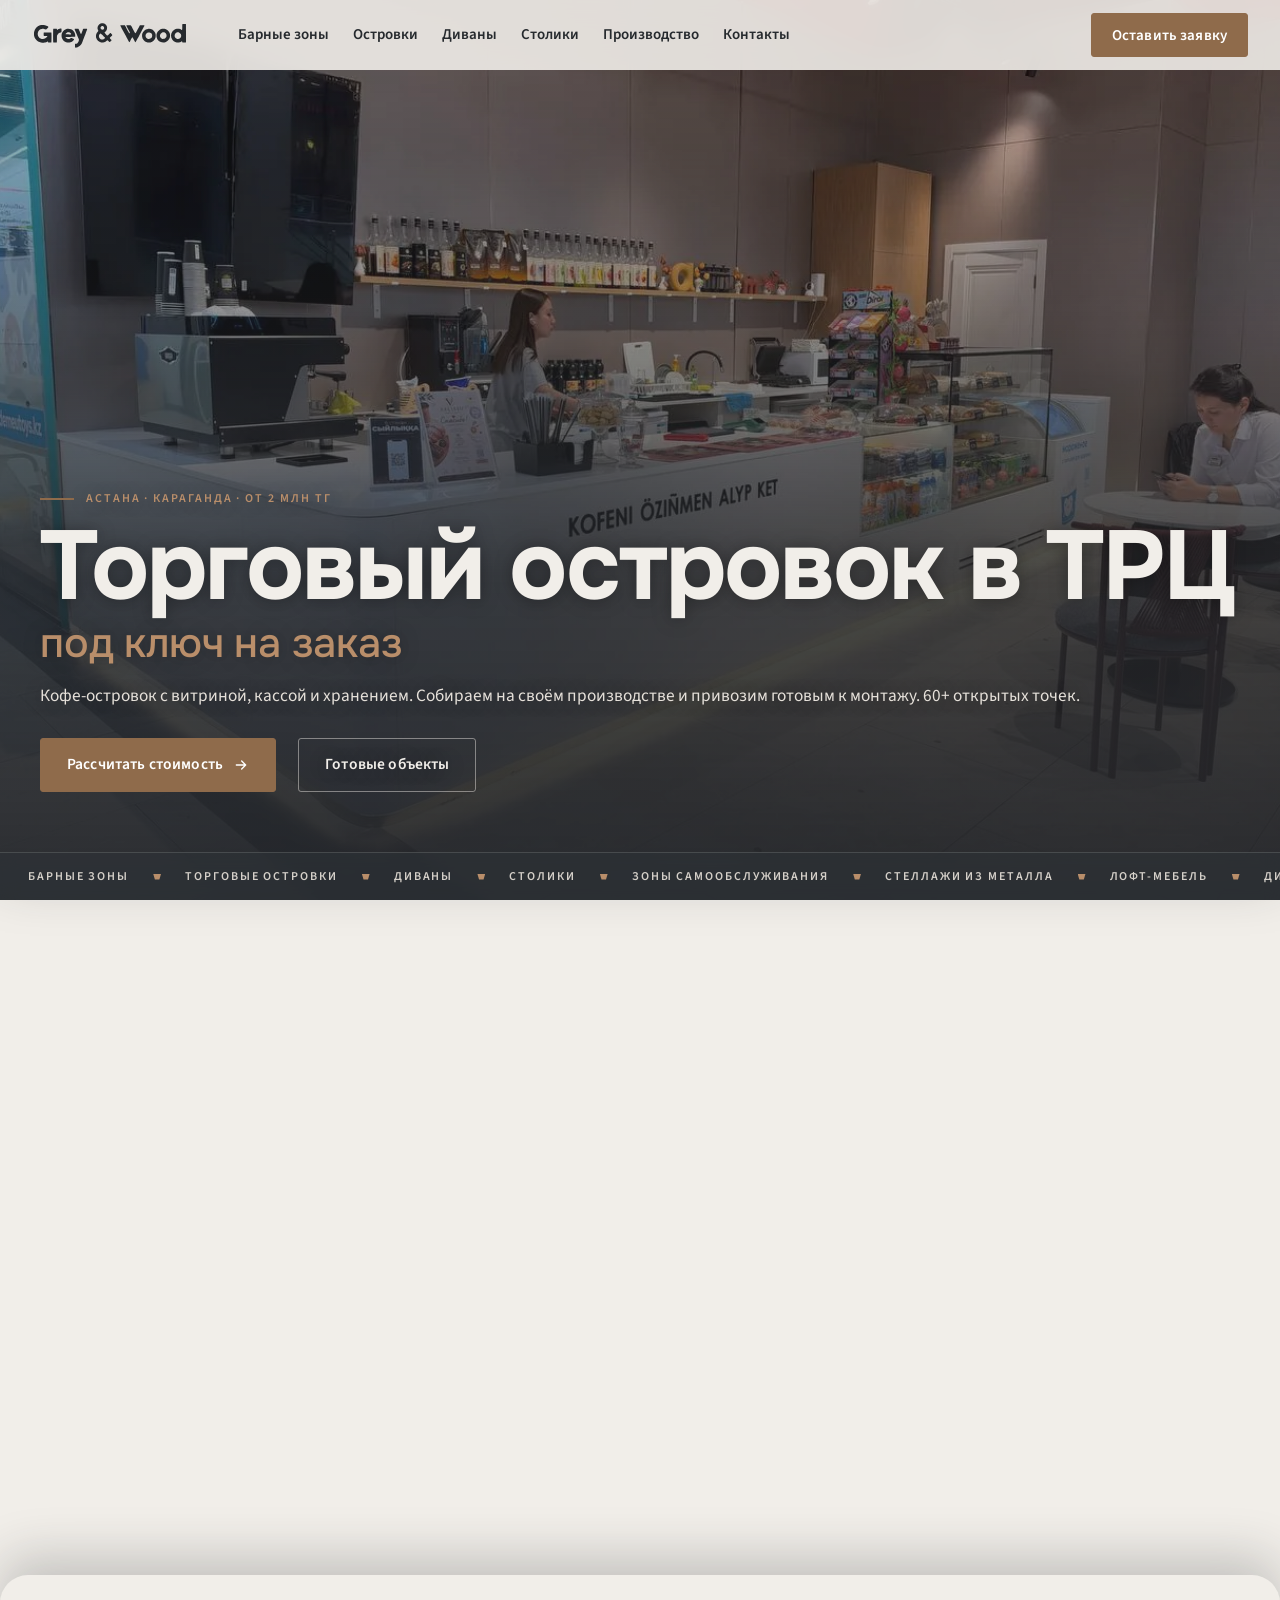
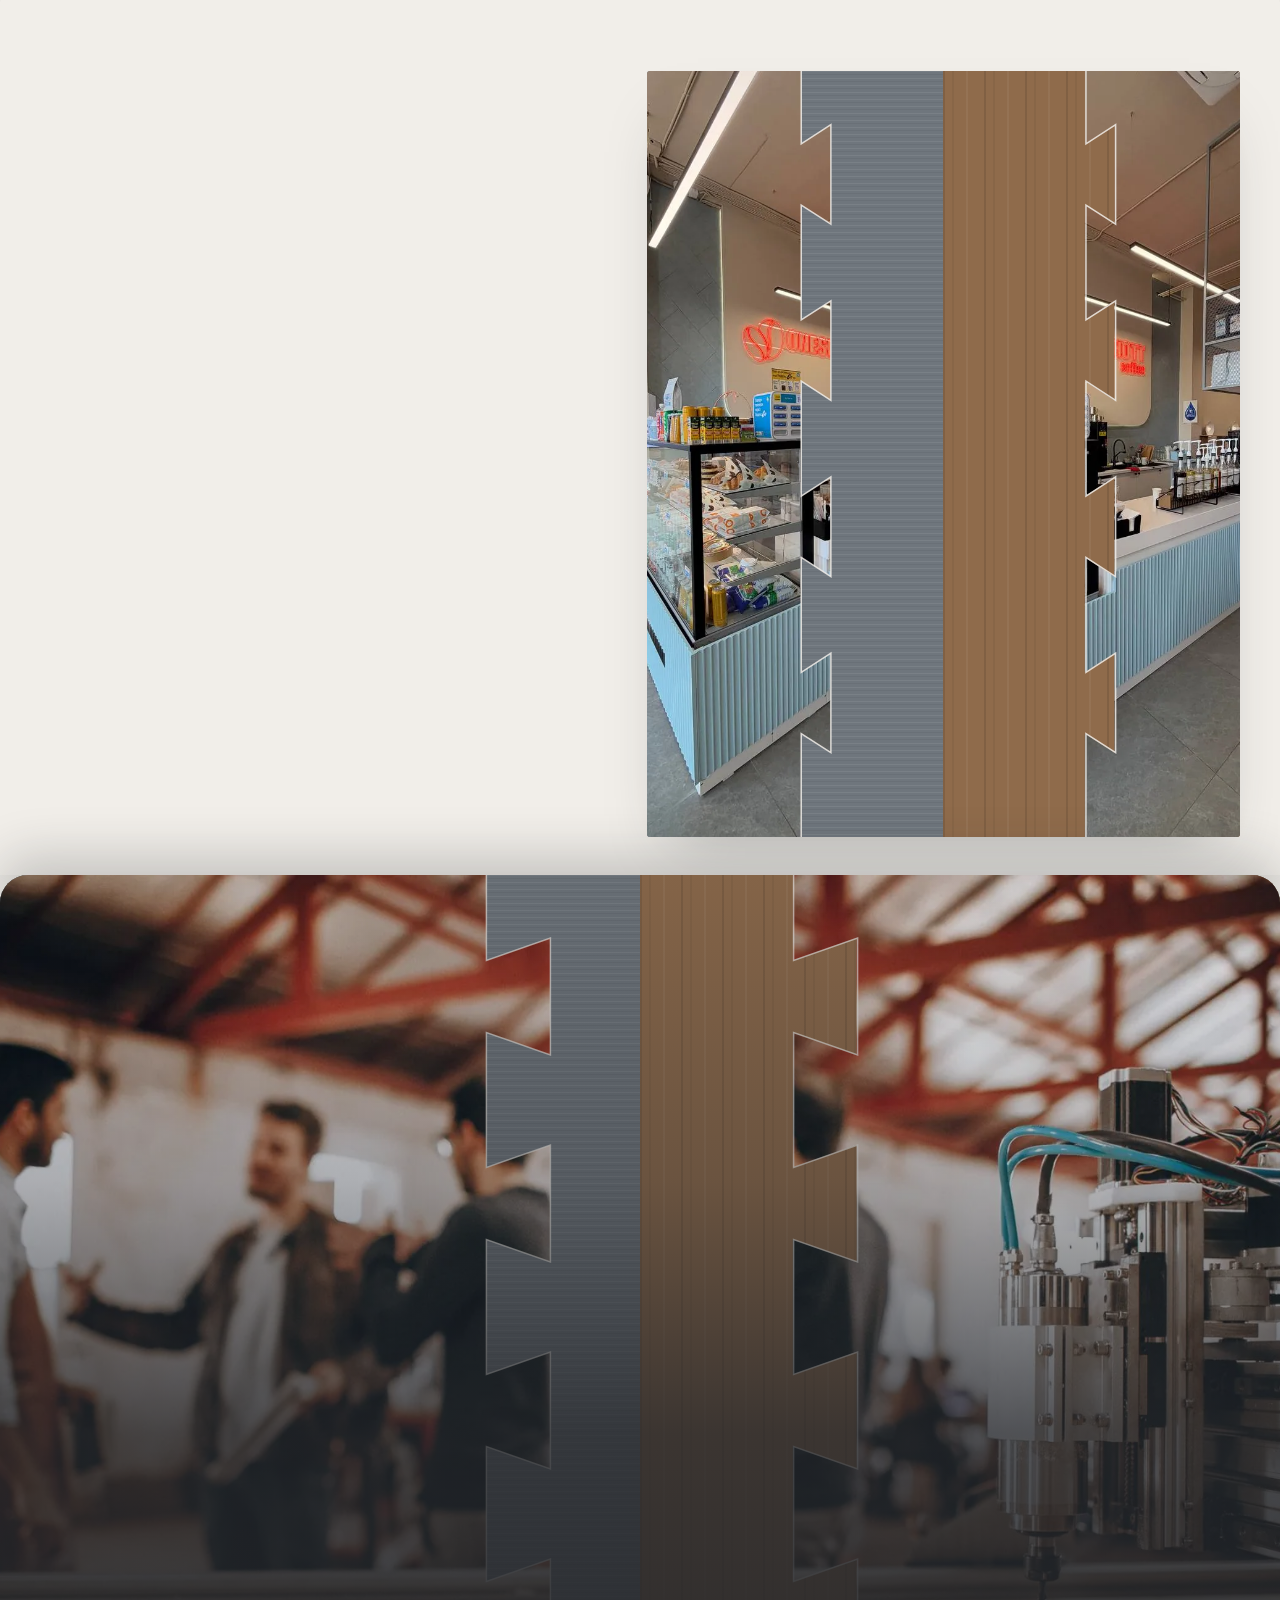
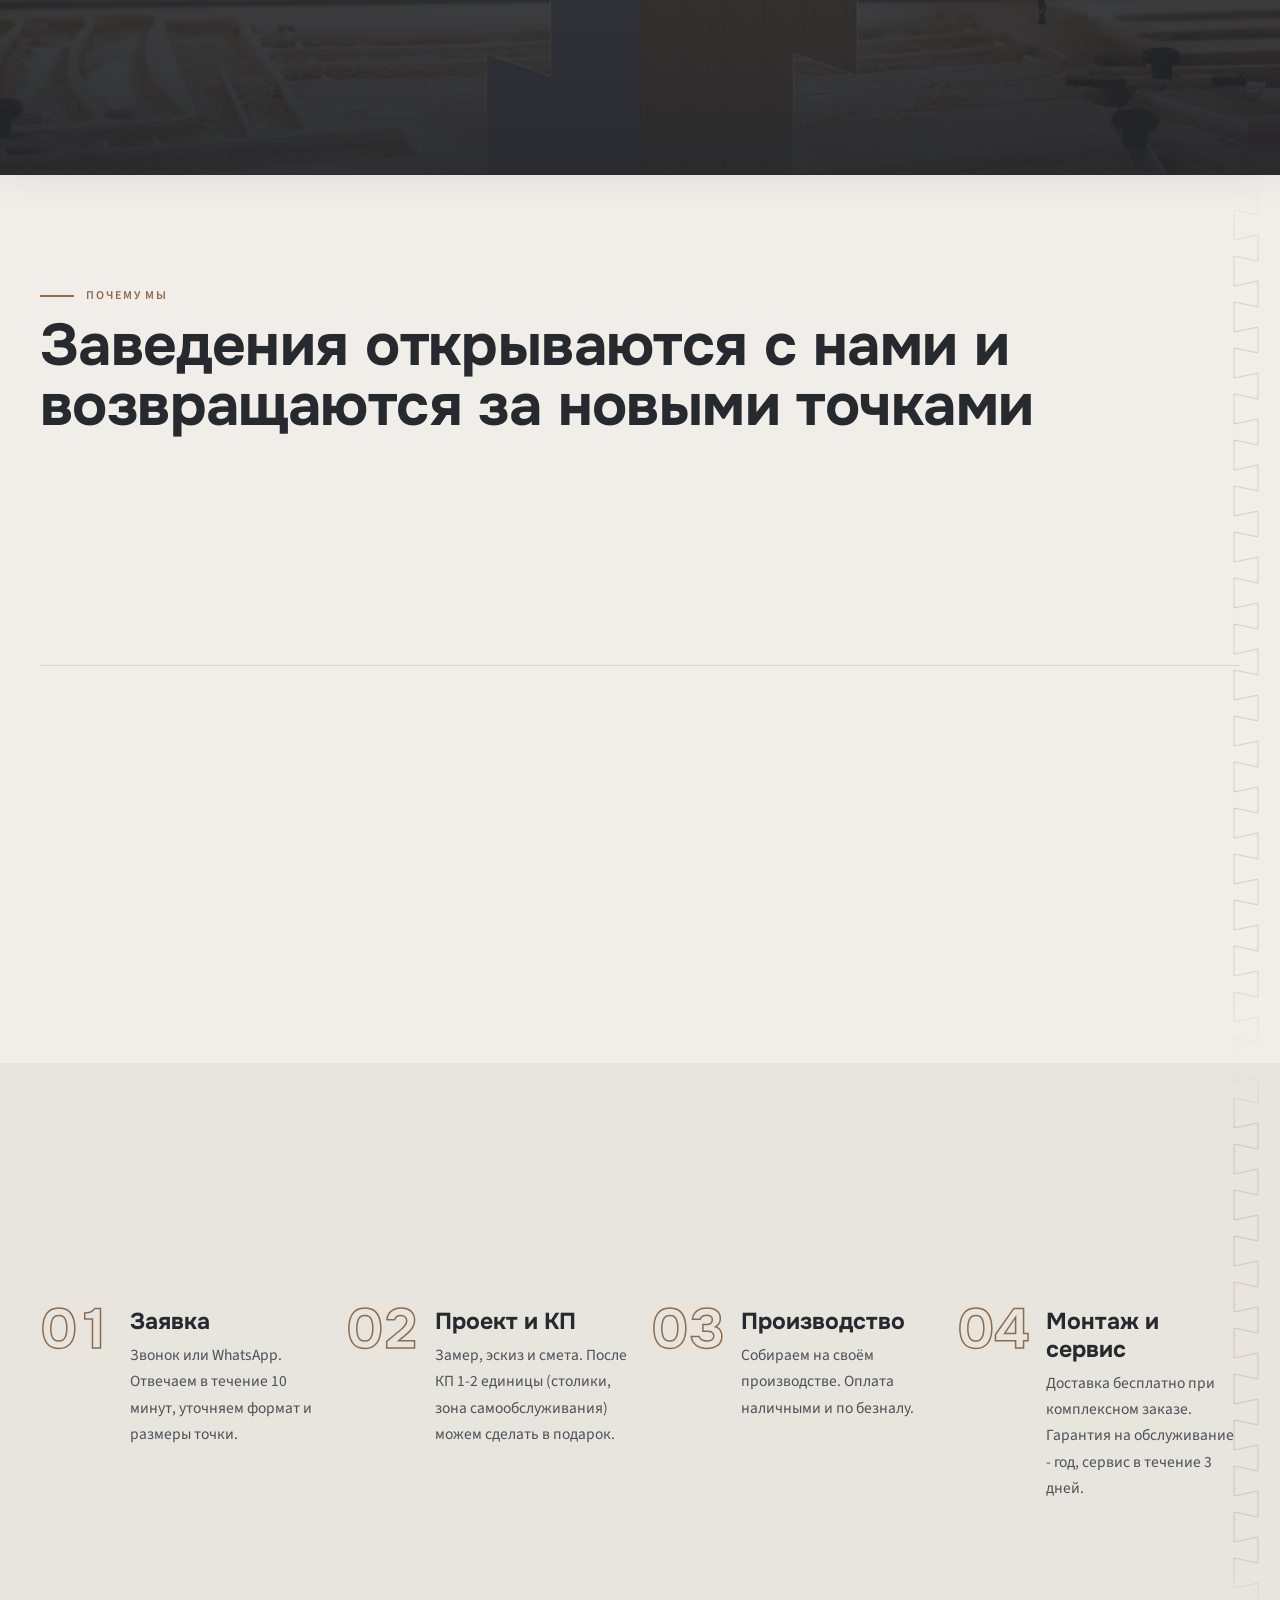
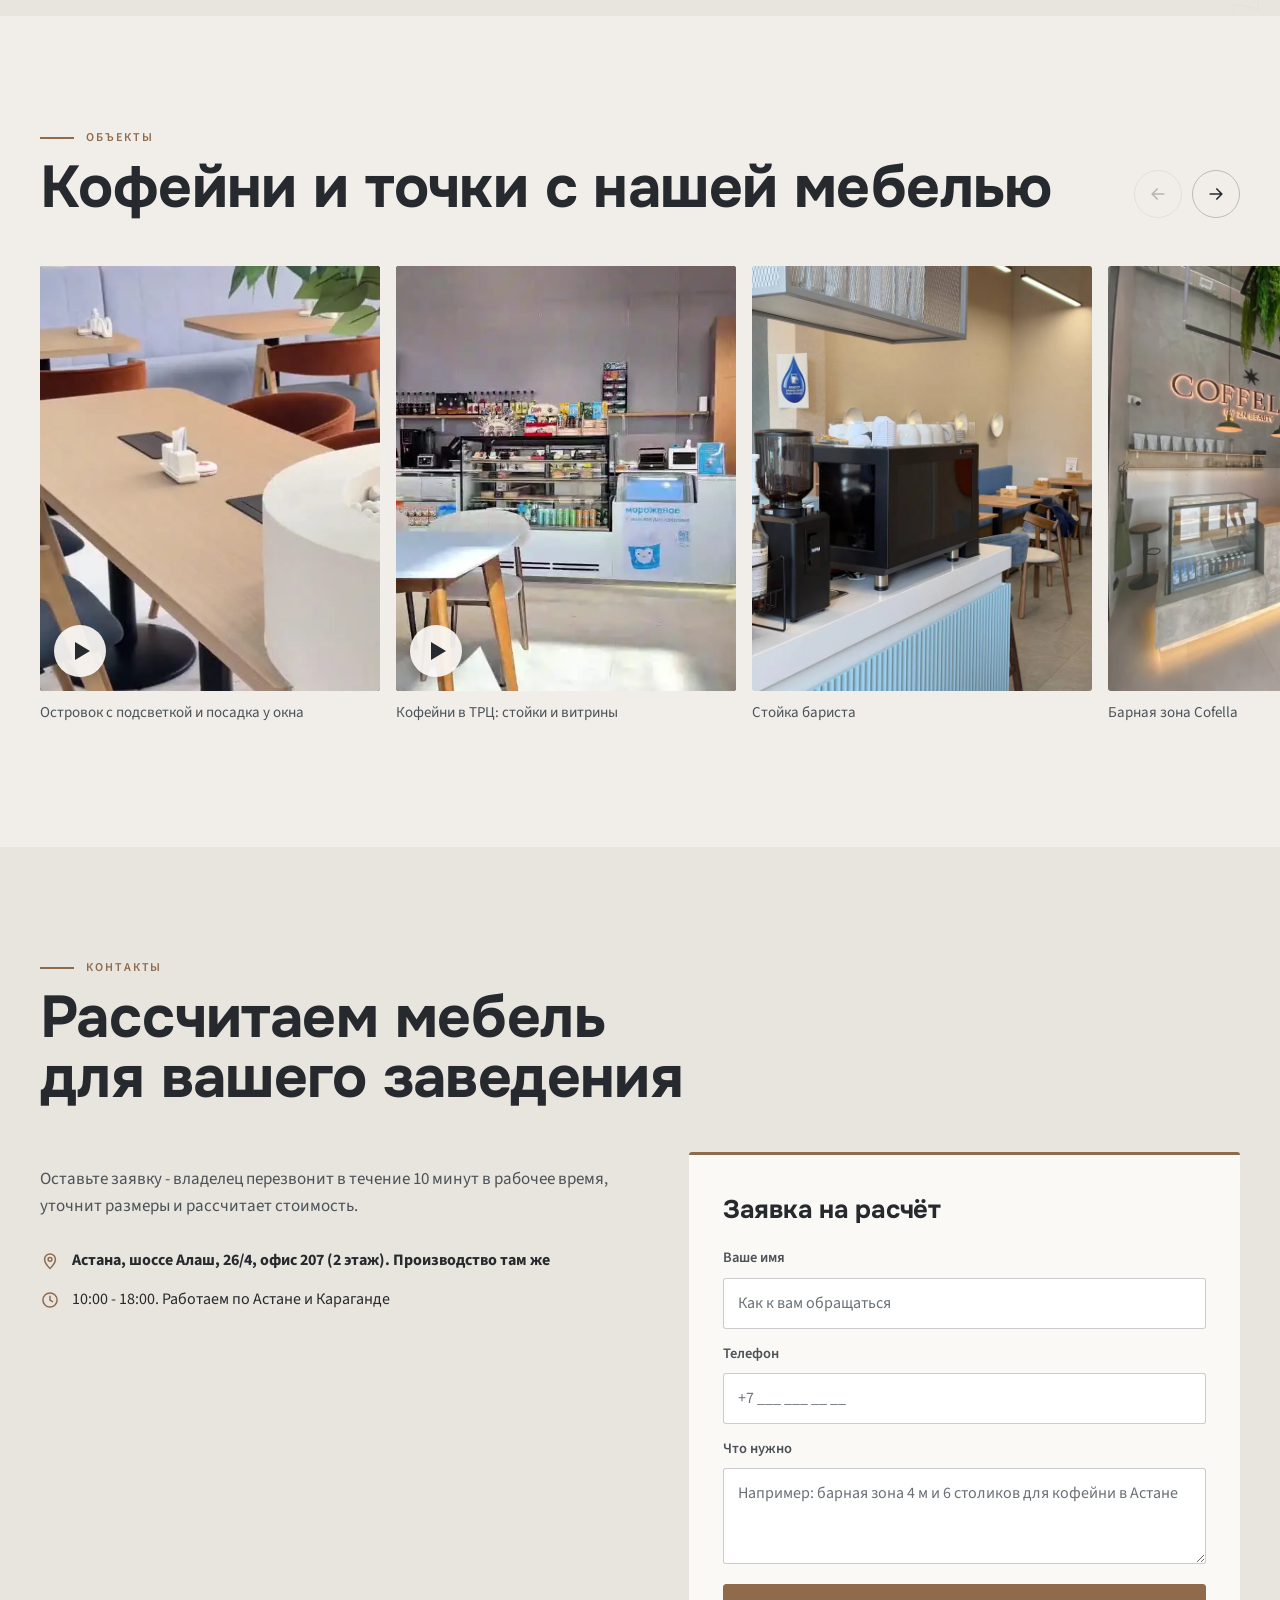
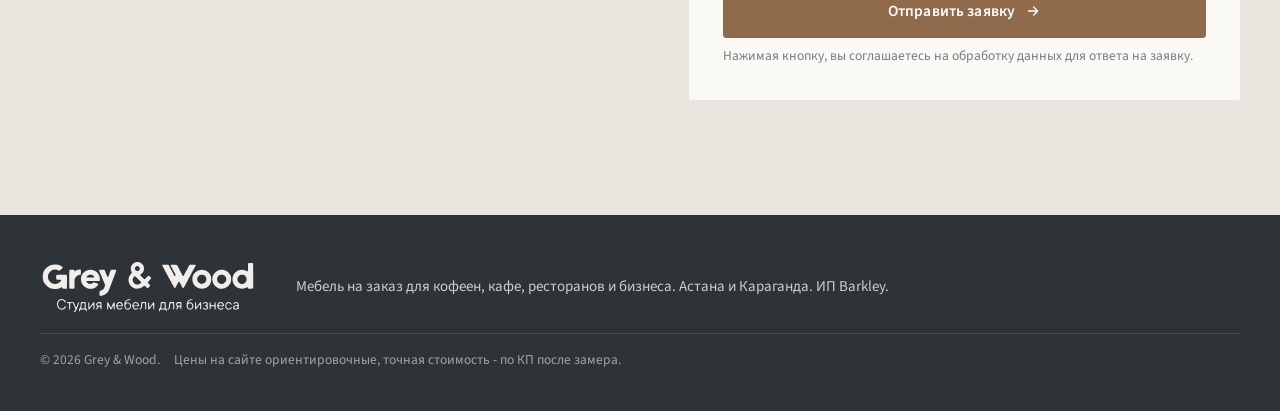
<file: torgovye-ostrovki/index.html>
<!doctype html>
<html lang="ru">
<head>
<meta charset="utf-8">
<meta name="viewport" content="width=device-width, initial-scale=1, viewport-fit=cover">
<title>Торговый островок в ТРЦ на заказ в Астане - Grey &amp; Wood</title>
<meta name="description" content="Островки для кофе и торговли в ТРЦ и бизнес-центрах от 2 млн тг: витрина, касса, хранение. Собираем на своём производстве и привозим готовым.">
<link rel="canonical" href="https://greywood.kz/torgovye-ostrovki/">
<meta name="theme-color" content="#F1EEE9">
<meta property="og:type" content="website">
<meta property="og:locale" content="ru_RU">
<meta property="og:site_name" content="Grey & Wood">
<meta property="og:title" content="Торговый островок в ТРЦ на заказ в Астане - Grey &amp; Wood">
<meta property="og:description" content="Островки для кофе и торговли в ТРЦ и бизнес-центрах от 2 млн тг: витрина, касса, хранение. Собираем на своём производстве и привозим готовым.">
<meta property="og:url" content="https://greywood.kz/torgovye-ostrovki/">
<meta property="og:image" content="https://greywood.kz/assets/gw-og-image.jpg">
<meta property="og:image:width" content="1200">
<meta property="og:image:height" content="630">
<meta name="twitter:card" content="summary_large_image">
<meta name="twitter:title" content="Торговый островок в ТРЦ на заказ в Астане - Grey &amp; Wood">
<meta name="twitter:description" content="Островки для кофе и торговли в ТРЦ и бизнес-центрах от 2 млн тг: витрина, касса, хранение. Собираем на своём производстве и привозим готовым.">
<meta name="twitter:image" content="https://greywood.kz/assets/gw-og-image.jpg">
<link rel="icon" href="../favicon.ico" sizes="16x16 32x32 48x48">
<link rel="icon" href="../assets/gw-icon-192.png" type="image/png" sizes="192x192">
<link rel="apple-touch-icon" href="../assets/gw-apple-touch-icon.png">
<link rel="preconnect" href="https://fonts.googleapis.com">
<link rel="preconnect" href="https://fonts.gstatic.com" crossorigin>
<link rel="stylesheet" href="https://fonts.googleapis.com/css2?family=Afacad:wght@700&family=Onest:wght@600;700&family=Source+Sans+3:wght@400;600&display=swap">
<link rel="preload" as="image" href="../assets/img/gw-hero-wide.webp" media="(min-width: 761px)" fetchpriority="high">
<link rel="preload" as="image" href="../assets/img/gw-hero-tall-2.webp" media="(max-width: 760px)" fetchpriority="high">
<link rel="stylesheet" href="../styles.css?v=20261109-1">
<script type="application/ld+json">
[
 {
  "@context": "https://schema.org",
  "@type": "Service",
  "name": "Торговые островки для ТРЦ и бизнес-центров на заказ",
  "serviceType": "Торговые островки для ТРЦ и бизнес-центров на заказ",
  "url": "https://greywood.kz/torgovye-ostrovki/",
  "areaServed": [
   {
    "@type": "City",
    "name": "Астана"
   },
   {
    "@type": "City",
    "name": "Караганда"
   }
  ],
  "provider": {
   "@type": "LocalBusiness",
   "name": "Grey & Wood",
   "url": "https://greywood.kz/",
   "image": "https://greywood.kz/assets/gw-og-image.jpg",
   "address": {
    "@type": "PostalAddress",
    "streetAddress": "шоссе Алаш, 26/4, офис 207",
    "addressLocality": "Астана",
    "addressCountry": "KZ"
   }
  },
  "offers": {
   "@type": "Offer",
   "priceCurrency": "KZT",
   "price": "2000000",
   "description": "Цена от, точная стоимость по КП после замера"
  }
 },
 {
  "@context": "https://schema.org",
  "@type": "BreadcrumbList",
  "itemListElement": [
   {
    "@type": "ListItem",
    "position": 1,
    "name": "Grey & Wood",
    "item": "https://greywood.kz/"
   },
   {
    "@type": "ListItem",
    "position": 2,
    "name": "Торговые островки для ТРЦ и бизнес-центров на заказ",
    "item": "https://greywood.kz/torgovye-ostrovki/"
   }
  ]
 }
]
</script>
<!-- Google tag (gtag.js) -->
<script async src="https://www.googletagmanager.com/gtag/js?id=AW-18512685469"></script>
<script>
  window.dataLayer = window.dataLayer || [];
  function gtag(){dataLayer.push(arguments);}
  gtag('js', new Date());
  gtag('config', 'AW-18512685469');
</script>
<script src="https://lead-bot.sultan-askarov-kz.workers.dev/t.js" data-site="greywood" defer></script>
</head>
<body>
<svg width="0" height="0" style="position:absolute" aria-hidden="true" focusable="false">
  <symbol id="logo-word" viewBox="0 0 312 58"><path fill="currentColor" fill-rule="evenodd" d="M90.13 52.90C93.40 52.05 97.36 49.01 98.93 46.16C99.70 44.75 102.05 38.89 103.76 34.08C104.06 33.26 104.57 31.87 104.91 31.00C105.25 30.13 105.70 28.93 105.92 28.33C106.13 27.74 106.58 26.57 106.92 25.75C107.25 24.93 107.62 23.91 107.74 23.50C107.86 23.09 108.28 21.96 108.66 21.00C109.62 18.63 110.32 16.64 110.33 16.32C110.33 16.17 110.18 15.91 109.98 15.73C109.66 15.44 109.38 15.42 106.36 15.46C104.56 15.49 102.95 15.55 102.79 15.60C102.51 15.69 101.50 17.44 101.50 17.84C101.50 17.94 101.08 19.13 100.57 20.47C100.05 21.82 99.46 23.46 99.25 24.13C98.38 26.89 97.74 26.89 96.67 24.13C95.94 22.24 95.37 20.86 94.76 19.50C94.45 18.81 94.14 18.06 94.08 17.83C93.86 17.07 93.14 15.88 92.77 15.68C92.34 15.45 86.47 15.32 85.87 15.53C85.19 15.77 85.08 16.34 85.54 17.27C85.77 17.72 86.01 18.31 86.07 18.58C86.13 18.86 86.57 19.90 87.03 20.90C87.49 21.90 88.00 23.10 88.17 23.57C88.33 24.04 88.72 24.99 89.04 25.68C89.36 26.38 89.91 27.61 90.25 28.43C90.85 29.86 91.70 31.82 92.35 33.28C92.53 33.67 92.67 34.06 92.67 34.15C92.67 34.25 92.94 34.91 93.28 35.62C94.10 37.34 94.10 38.18 93.28 40.32C92.03 43.60 90.15 45.26 87.15 45.74C86.04 45.92 86.00 46.08 85.97 49.56C85.94 53.46 85.92 53.42 87.91 53.24C88.65 53.18 89.64 53.02 90.13 52.90ZM26.17 43.01C27.77 42.59 29.22 41.99 30.31 41.32C31.43 40.62 31.90 40.77 32.05 41.85C32.10 42.26 32.27 42.67 32.44 42.79C32.80 43.05 38.19 43.09 38.68 42.83C39.16 42.57 39.18 23.55 38.70 23.12C38.27 22.72 24.76 22.69 24.01 23.08C23.39 23.40 23.38 23.44 23.35 26.46C23.32 29.72 23.32 29.73 25.71 29.88C26.60 29.94 27.92 29.94 28.65 29.89C30.14 29.77 30.83 30.03 30.83 30.69C30.83 31.26 28.19 33.83 26.77 34.65C18.61 39.31 8.92 31.19 12.00 22.26C12.75 20.06 14.70 17.75 16.78 16.58C17.89 15.95 20.40 15.33 21.84 15.33C22.98 15.33 25.87 16.05 26.49 16.49C26.78 16.70 27.31 16.91 27.67 16.96C28.32 17.04 28.35 17.02 30.46 14.98C32.95 12.56 32.83 12.71 32.83 12.14C32.83 11.61 31.88 10.75 30.47 10.02C29.98 9.76 29.36 9.43 29.08 9.29C26.00 7.65 19.71 7.38 15.92 8.72C10.00 10.80 5.45 15.89 4.21 21.83C3.80 23.81 3.86 28.40 4.33 29.92C4.52 30.56 4.77 31.42 4.86 31.83C5.09 32.77 6.41 35.14 7.55 36.64C10.05 39.92 14.22 42.54 17.92 43.15C18.56 43.25 19.27 43.37 19.50 43.41C20.58 43.59 24.96 43.34 26.17 43.01ZM49.55 42.79C49.80 42.60 49.83 41.91 49.87 36.00L49.92 29.42L50.44 28.33C51.86 25.35 54.50 23.32 57.48 22.92C58.78 22.74 58.93 22.52 59.05 20.57C59.10 19.66 59.12 18.17 59.09 17.25C59.01 15.08 58.85 14.92 57.01 15.09C54.25 15.34 52.07 16.19 51.14 17.37C50.86 17.71 50.53 18.00 50.40 18.00C50.11 18.00 49.83 17.34 49.83 16.66C49.83 15.57 49.51 15.47 45.97 15.53C42.99 15.58 42.79 15.60 42.52 15.93C42.09 16.47 42.17 42.47 42.61 42.79C42.82 42.94 43.80 43.00 46.08 43.00C48.37 43.00 49.35 42.94 49.55 42.79ZM76.83 42.49C79.47 41.73 81.89 40.05 83.57 37.81C84.69 36.33 84.49 35.73 82.77 35.32C82.30 35.21 81.20 34.86 80.33 34.55C78.40 33.85 77.88 33.88 76.52 34.79C73.89 36.55 70.69 36.31 68.29 34.17C67.21 33.22 66.93 32.67 67.27 32.19L67.52 31.83L76.50 31.83C85.86 31.83 86.20 31.81 86.52 31.10C86.73 30.64 86.49 27.68 86.08 25.76C85.30 22.06 82.11 18.36 78.25 16.68C75.02 15.28 70.56 15.20 67.80 16.50C67.22 16.78 66.67 17.00 66.57 17.00C66.20 17.00 63.68 18.96 62.72 20.00C61.57 21.24 60.44 22.91 60.15 23.80C60.04 24.14 59.82 24.68 59.66 25.01C59.23 25.86 59.00 28.69 59.19 30.75C59.74 36.70 64.47 41.73 70.57 42.83C72.00 43.09 75.41 42.90 76.83 42.49ZM144.35 42.44C146.07 41.92 147.75 40.94 149.32 39.53C150.93 38.09 150.96 38.09 153.25 40.33C154.51 41.57 155.25 42.17 155.50 42.17C156.01 42.17 158.95 39.29 159.09 38.66C159.22 38.06 158.83 37.31 158.12 36.77C157.17 36.04 155.62 34.17 155.62 33.75C155.62 33.46 156.31 32.69 158.15 30.89C161.30 27.80 161.26 28.05 159.05 25.81C156.84 23.56 157.07 23.52 153.90 26.67C151.83 28.73 151.31 29.17 150.91 29.17C150.51 29.17 149.97 28.70 147.63 26.32C146.09 24.75 144.83 23.34 144.83 23.18C144.83 22.78 145.11 22.50 146.22 21.76C149.86 19.33 151.21 14.66 149.61 10.01C149.29 9.11 148.00 7.49 146.67 6.35C144.92 4.84 141.99 4.01 139.54 4.32C136.04 4.76 132.98 7.20 131.72 10.53C130.72 13.20 130.80 15.46 132.00 17.97C132.89 19.84 132.88 19.92 131.50 21.45C129.91 23.19 128.75 25.16 128.29 26.88C127.88 28.45 127.80 31.85 128.15 33.17C129.46 38.13 133.40 41.89 138.33 42.89C139.47 43.12 142.93 42.86 144.35 42.44ZM237.94 42.35C239.73 41.74 241.23 40.93 242.29 40.00C242.71 39.63 243.10 39.33 243.17 39.33C243.39 39.33 245.10 37.13 245.75 36.03C247.68 32.72 248.04 27.15 246.52 23.90C243.77 18.03 238.17 14.90 231.93 15.75C228.76 16.18 226.79 17.11 224.48 19.30C221.06 22.51 219.74 26.02 220.17 30.75C220.64 36.04 224.46 40.68 229.75 42.38C231.59 42.98 231.63 42.98 234.17 42.92C236.16 42.88 236.59 42.81 237.94 42.35ZM266.65 42.35C268.82 41.62 270.13 40.82 271.90 39.15C275.23 35.99 276.32 33.13 276.12 28.08C276.04 26.04 275.99 25.82 275.38 24.33C274.33 21.75 272.91 19.94 270.52 18.10C266.06 14.67 259.08 14.74 254.42 18.26C250.16 21.47 248.50 25.32 248.98 30.87C249.41 35.83 252.79 40.21 257.70 42.19C260.06 43.13 264.08 43.21 266.65 42.35ZM296.00 42.33C296.96 42.02 298.04 41.56 298.38 41.31C299.71 40.36 300.40 40.51 300.55 41.78C300.68 42.97 300.77 43.00 304.33 43.00C307.74 43.00 308.01 42.93 308.05 42.08C308.06 41.80 308.05 33.70 308.03 24.06C308.00 7.65 307.98 6.51 307.71 6.18C307.43 5.84 307.25 5.82 304.67 5.77C301.72 5.72 300.94 5.83 300.67 6.33C300.56 6.52 300.50 8.73 300.50 12.06C300.50 18.57 300.49 18.60 298.67 17.40C297.52 16.65 295.76 16.04 293.87 15.74C290.27 15.17 286.14 16.21 283.59 18.34C283.14 18.71 282.64 19.09 282.48 19.18C282.33 19.26 281.73 19.91 281.15 20.62C277.27 25.43 276.99 31.96 280.46 36.87C282.59 39.90 284.48 41.33 287.75 42.39C290.33 43.22 293.31 43.20 296.00 42.33ZM195.23 42.02C195.38 41.85 195.95 40.90 196.48 39.90C200.52 32.31 200.36 32.56 201.05 32.82C201.36 32.94 201.67 33.36 202.17 34.37C202.92 35.88 205.74 41.18 206.12 41.80C206.45 42.34 206.79 42.42 207.19 42.07C207.54 41.74 207.63 41.60 210.29 36.67C212.62 32.33 213.26 31.15 214.26 29.25C214.74 28.33 215.67 26.61 216.33 25.42C217.66 23.01 218.82 20.85 220.00 18.58C221.31 16.08 223.15 12.67 224.00 11.17C225.66 8.25 225.65 8.25 220.52 8.26C215.80 8.28 215.83 8.27 214.98 9.95C213.76 12.35 210.91 17.83 210.00 19.50C209.48 20.46 208.73 21.91 208.33 22.71C207.07 25.25 206.64 25.31 205.50 23.08C205.08 22.26 204.22 20.61 203.60 19.42C202.97 18.22 202.11 16.57 201.67 15.75C201.24 14.92 200.28 13.08 199.53 11.66C197.60 7.96 198.15 8.27 193.25 8.26C188.51 8.25 188.44 8.27 188.82 9.52C188.93 9.90 189.20 10.49 189.40 10.82C189.61 11.15 190.32 12.47 191.00 13.75C191.67 15.03 192.81 17.16 193.54 18.47C195.68 22.33 195.92 22.90 195.68 23.68C195.57 24.05 195.30 24.46 195.05 24.62C194.46 25.01 194.40 24.92 191.93 20.17C190.81 18.01 189.53 15.58 189.09 14.75C188.64 13.92 187.88 12.46 187.39 11.50C186.13 9.04 185.80 8.51 185.43 8.39C184.91 8.23 177.62 8.22 177.12 8.38C176.54 8.57 176.52 9.16 177.05 10.18C177.56 11.15 178.72 13.33 178.96 13.75C179.29 14.34 181.08 17.66 182.59 20.50C184.70 24.48 184.95 24.95 186.67 28.08C187.53 29.64 188.46 31.37 188.76 31.92C189.05 32.47 189.51 33.33 189.79 33.83C190.06 34.34 191.17 36.40 192.25 38.42C194.50 42.62 194.59 42.73 195.23 42.02ZM138.74 36.85C138.02 36.67 136.49 35.65 135.67 34.81C133.51 32.61 133.26 28.84 135.09 26.37C135.84 25.36 136.63 24.83 137.36 24.83C137.84 24.83 146.17 33.08 146.17 33.56C146.17 34.44 144.92 35.67 143.24 36.45C142.19 36.93 139.86 37.14 138.74 36.85ZM232.06 35.76C226.90 34.15 225.39 27.65 229.41 24.30C231.00 22.96 231.59 22.75 233.75 22.76C236.10 22.76 237.11 23.17 238.62 24.72C240.30 26.44 240.79 28.78 240.03 31.52C239.17 34.61 235.18 36.74 232.06 35.76ZM260.92 35.89C259.86 35.59 258.10 34.40 257.35 33.48C254.66 30.15 255.92 24.81 259.76 23.26C265.23 21.05 270.38 25.49 268.93 31.17C268.48 32.94 266.48 35.06 264.75 35.61C263.89 35.88 261.51 36.05 260.92 35.89ZM289.49 35.58C285.83 34.15 284.26 30.23 285.83 26.45C286.43 25.01 287.64 23.80 289.17 23.11C290.49 22.51 293.28 22.60 294.68 23.29C297.60 24.72 299.07 27.88 298.25 30.96C297.85 32.45 297.69 32.75 296.64 33.85C294.73 35.83 291.90 36.52 289.49 35.58ZM69.26 26.70C67.47 26.65 67.17 26.53 67.17 25.86C67.17 25.37 68.68 23.85 69.68 23.33C71.08 22.61 73.68 22.51 75.39 23.10C76.50 23.48 78.33 25.19 78.33 25.83C78.33 26.69 78.09 26.75 74.35 26.75C72.46 26.75 70.17 26.73 69.26 26.70ZM139.19 17.12C137.57 16.45 136.53 14.07 137.25 12.65C138.51 10.17 140.77 9.52 142.92 11.04C143.76 11.63 144.10 12.23 144.26 13.42C144.64 16.30 141.94 18.26 139.19 17.12Z"/></symbol>
  <symbol id="logo-full" viewBox="0 0 312 81"><path fill="currentColor" fill-rule="evenodd" d="M50.68 76.45C51.55 75.87 51.99 74.96 55.01 67.37C56.77 62.96 56.77 62.96 56.42 62.61C55.87 62.06 55.33 62.52 54.77 64.00C54.55 64.60 54.16 65.61 53.91 66.25C53.66 66.89 53.29 67.86 53.10 68.40C52.31 70.59 51.63 70.00 50.15 65.83C49.97 65.33 49.54 64.39 49.20 63.75L48.58 62.58L47.83 62.56C47.42 62.54 46.63 62.46 46.08 62.36C44.26 62.06 39.57 62.14 39.15 62.48C38.39 63.10 39.38 63.99 40.58 63.76C41.07 63.67 41.24 63.72 41.58 64.07L42.00 64.48L42.00 68.46C42.00 72.63 42.03 72.83 42.75 72.83C43.47 72.83 43.50 72.63 43.50 68.49C43.50 63.68 43.44 63.83 45.43 63.67C46.16 63.61 46.82 63.54 46.92 63.51C47.01 63.48 47.18 63.47 47.29 63.48C47.52 63.50 48.27 65.02 48.80 66.50C49.18 67.57 49.81 69.11 50.54 70.75C51.45 72.81 51.16 74.17 49.56 75.35C49.07 75.71 48.67 76.11 48.67 76.22C48.67 76.91 49.82 77.04 50.68 76.45ZM57.66 75.34C57.76 75.17 57.83 74.72 57.83 74.34C57.83 73.05 57.98 73.00 62.00 73.00C66.01 73.00 66.17 73.05 66.17 74.33C66.17 75.52 67.25 76.05 67.58 75.02C68.02 73.63 67.64 72.01 66.81 71.74C66.10 71.52 66.00 70.91 66.00 66.86C66.00 61.88 66.28 62.28 62.65 62.23C61.10 62.21 59.80 62.26 59.63 62.36C59.15 62.61 59.02 63.14 58.76 65.99C58.42 69.67 58.18 70.53 57.13 71.63L56.30 72.52L56.36 73.82C56.42 75.17 56.64 75.67 57.18 75.67C57.35 75.67 57.57 75.52 57.66 75.34ZM173.03 75.39C173.23 75.20 173.33 74.88 173.33 74.39C173.33 73.04 173.46 73.00 177.46 73.00C181.52 73.00 181.67 73.04 181.67 74.26C181.67 74.98 182.07 75.67 182.50 75.67C182.83 75.67 183.13 74.88 183.23 73.78L183.32 72.64L182.50 71.77L181.68 70.89L181.63 66.95C181.57 61.93 181.80 62.27 178.46 62.19C174.49 62.09 174.50 62.09 174.18 66.25C173.90 69.99 173.78 70.42 172.83 71.33C172.09 72.05 172.05 72.13 171.95 73.25C171.76 75.24 172.21 76.13 173.03 75.39ZM34.09 72.57C36.54 71.34 38.40 68.17 36.67 68.17C36.26 68.17 36.08 68.31 35.62 69.04C33.57 72.24 30.15 72.63 27.74 69.96C24.36 66.19 26.26 60.02 31.00 59.38C32.57 59.17 34.64 60.42 35.54 62.13C36.25 63.49 37.69 63.00 37.10 61.59C36.07 59.14 33.01 57.50 30.33 57.97C23.79 59.13 22.29 68.30 28.00 72.22C29.59 73.32 32.30 73.48 34.09 72.57ZM117.27 72.75C118.00 72.27 119.00 71.30 119.00 71.08C119.00 70.96 118.88 70.74 118.73 70.59C118.38 70.24 117.92 70.39 117.12 71.11C115.55 72.52 111.99 71.29 112.00 69.33C112.01 68.47 112.14 68.42 114.62 68.40C119.24 68.35 119.14 68.36 119.52 67.98C120.08 67.42 119.91 65.85 119.15 64.57C117.23 61.32 112.95 61.35 110.86 64.63C109.00 67.54 110.53 72.22 113.59 72.99C114.56 73.23 116.76 73.09 117.27 72.75ZM128.36 72.93C130.81 72.06 132.12 68.96 131.27 66.11C130.47 63.48 127.88 62.09 125.40 62.98C123.89 63.52 123.46 63.21 124.07 62.02C124.68 60.84 125.88 60.14 127.92 59.76C129.82 59.40 130.30 59.22 130.43 58.79C130.91 57.29 125.96 58.18 124.05 59.94C122.39 61.46 121.70 63.92 121.88 67.63C121.98 69.72 122.59 71.12 123.84 72.17C124.99 73.13 126.90 73.46 128.36 72.93ZM139.74 72.99C140.66 72.75 142.17 71.47 142.17 70.91C142.17 70.14 141.34 70.22 140.28 71.10C139.58 71.69 138.61 71.90 137.68 71.67C136.03 71.25 134.74 69.61 135.33 68.67C135.45 68.47 136.07 68.42 138.70 68.40C143.02 68.37 143.37 68.19 143.01 66.20C142.37 62.79 138.50 61.02 135.77 62.89C133.43 64.51 132.68 67.64 133.97 70.41C134.50 71.54 135.77 72.74 136.64 72.93C136.88 72.99 137.16 73.05 137.25 73.08C137.63 73.21 139.07 73.15 139.74 72.99ZM145.79 72.73C146.72 72.13 147.49 69.08 147.50 65.95C147.50 65.11 147.83 64.13 148.17 63.91C148.28 63.84 149.01 63.77 149.78 63.74C152.01 63.68 151.91 63.46 151.94 68.32C151.97 72.85 151.97 72.83 152.66 72.83C153.44 72.83 153.47 72.59 153.44 67.63C153.41 61.89 153.60 62.27 150.70 62.20C149.63 62.17 148.31 62.21 147.77 62.28C146.31 62.48 146.23 62.65 146.01 66.00C145.72 70.36 145.50 70.96 143.85 72.01C143.40 72.30 143.47 72.92 143.97 73.06C144.39 73.18 145.37 73.01 145.79 72.73ZM186.25 72.74C187.24 72.08 187.74 70.30 187.99 66.53C188.16 63.91 188.19 63.87 190.20 63.80C192.46 63.72 192.38 63.55 192.35 68.38C192.31 72.64 192.35 72.83 193.26 72.83C193.94 72.83 194.00 72.43 194.00 67.97C194.00 63.66 193.88 62.63 193.37 62.40C192.81 62.15 187.78 62.18 187.38 62.43C186.89 62.74 186.74 63.42 186.42 66.65C186.05 70.48 185.77 71.50 185.08 71.50C184.72 71.50 184.00 72.18 184.00 72.52C184.00 73.16 185.39 73.30 186.25 72.74ZM218.75 72.80C221.91 71.14 222.55 66.56 219.98 64.00C218.69 62.71 216.73 62.30 215.18 63.01C213.70 63.68 213.33 62.79 214.52 61.43C215.40 60.43 215.73 60.27 218.00 59.75C220.15 59.25 220.50 59.11 220.50 58.69C220.50 57.88 219.50 57.80 217.21 58.41C215.25 58.94 214.57 59.29 213.71 60.22C212.33 61.72 211.95 63.13 211.93 66.83C211.92 69.39 211.92 69.43 212.42 70.40C212.95 71.44 214.30 72.75 215.12 73.01C215.83 73.24 218.17 73.10 218.75 72.80ZM240.80 72.91C242.71 72.11 243.44 70.05 242.33 68.53C241.75 67.72 241.71 67.32 242.15 66.60C242.99 65.24 242.48 63.53 240.95 62.60C239.43 61.67 237.14 62.08 235.94 63.50C235.27 64.30 235.39 65.17 236.17 65.17C236.26 65.17 236.70 64.83 237.17 64.42C238.00 63.68 238.27 63.58 239.25 63.66C241.41 63.84 241.61 66.39 239.48 66.73C237.70 67.02 237.65 67.93 239.40 68.26C240.69 68.50 241.57 69.72 241.10 70.63C240.29 72.19 238.14 72.25 236.90 70.75C236.07 69.73 235.17 69.76 235.17 70.81C235.17 71.32 236.67 72.77 237.42 72.99C238.25 73.23 240.12 73.19 240.80 72.91ZM262.70 72.93C264.03 72.46 265.14 71.25 264.81 70.62C264.58 70.18 264.10 70.27 263.35 70.90C261.79 72.21 259.60 71.99 258.35 70.39C257.96 69.90 257.87 68.77 258.21 68.55C258.32 68.48 259.89 68.41 261.69 68.41C265.86 68.39 265.93 68.36 265.78 66.64C265.56 64.05 263.80 62.33 261.24 62.19C256.54 61.95 254.24 68.24 257.74 71.77C259.07 73.11 260.96 73.55 262.70 72.93ZM274.03 72.99C275.27 72.65 277.00 70.94 277.00 70.06C277.00 69.03 275.90 69.16 275.25 70.26C274.17 72.10 271.87 72.30 270.36 70.69C269.08 69.33 268.75 68.10 269.22 66.48C269.75 64.66 270.73 63.83 272.47 63.72C273.78 63.63 274.38 63.92 275.12 64.99C275.84 66.02 276.67 66.29 276.94 65.58C277.21 64.88 275.53 62.90 274.25 62.41C273.32 62.05 271.35 62.14 270.52 62.57C269.53 63.09 268.41 64.35 268.00 65.43C266.33 69.83 269.79 74.17 274.03 72.99ZM283.88 72.94C284.18 72.82 284.52 72.59 284.65 72.44C284.95 72.07 285.42 72.10 285.99 72.52C286.37 72.80 286.52 72.83 286.81 72.68C287.35 72.39 287.36 65.85 286.83 64.44C285.85 61.82 282.24 61.34 280.21 63.55C279.45 64.38 279.40 64.51 279.67 65.01C279.94 65.52 280.30 65.40 281.30 64.48L282.24 63.63L283.30 63.71C284.44 63.80 284.96 64.13 285.45 65.06C285.99 66.11 285.35 66.67 283.61 66.67C282.29 66.67 281.09 67.02 280.20 67.66C279.15 68.42 278.96 68.81 278.98 70.21L278.99 71.42L279.83 72.20C280.29 72.63 280.87 73.01 281.12 73.05C282.14 73.20 283.37 73.15 283.88 72.94ZM71.63 72.21C72.04 71.77 72.56 71.13 72.78 70.79C73.00 70.44 73.53 69.70 73.96 69.15C74.40 68.60 74.95 67.84 75.20 67.46C76.09 66.13 76.64 65.73 76.94 66.21C77.01 66.32 77.08 67.79 77.08 69.46C77.08 72.72 77.11 72.82 77.94 72.83C78.59 72.84 78.63 72.56 78.65 67.76C78.67 62.74 78.63 62.49 77.77 62.51C77.16 62.51 77.10 62.58 73.32 67.63C71.37 70.23 71.17 70.08 71.17 66.01C71.17 62.90 71.06 62.40 70.41 62.53C69.73 62.66 69.67 63.17 69.73 67.99C69.78 72.18 69.81 72.57 70.09 72.78C70.59 73.14 70.85 73.04 71.63 72.21ZM82.56 72.52C82.73 72.37 83.21 71.67 83.62 70.97C84.55 69.38 84.80 69.15 85.74 69.04C87.07 68.89 87.33 69.21 87.33 70.97C87.33 72.52 87.46 72.83 88.10 72.83C88.84 72.83 88.87 72.61 88.84 67.73C88.83 65.19 88.75 62.98 88.66 62.82C88.25 62.06 84.83 62.01 83.01 62.72C80.82 63.59 80.35 66.01 82.00 67.90C83.11 69.17 83.13 69.05 81.39 71.68C80.93 72.38 80.92 72.40 81.27 72.74C81.57 73.04 82.06 72.96 82.56 72.52ZM158.72 71.45C159.29 70.72 160.36 69.28 161.12 68.27C163.44 65.12 163.56 65.18 163.64 69.36C163.67 71.18 163.76 72.49 163.86 72.62C164.13 72.94 164.80 72.88 164.99 72.51C165.23 72.06 165.22 63.88 164.98 63.19C164.78 62.60 164.33 62.28 163.92 62.44C163.65 62.54 160.88 66.13 159.54 68.10C158.13 70.18 157.73 69.76 157.80 66.28C157.86 63.62 157.75 62.98 157.18 62.67C156.91 62.53 156.77 62.56 156.50 62.83C156.17 63.16 156.16 63.33 156.21 67.87L156.25 72.57L156.64 72.77C157.28 73.08 157.63 72.86 158.72 71.45ZM198.06 72.52C198.23 72.37 198.67 71.73 199.05 71.08C200.05 69.37 200.47 69.00 201.43 69.00C202.63 69.00 202.83 69.27 202.83 70.87C202.83 71.60 202.91 72.33 203.01 72.51C203.20 72.87 203.87 72.94 204.13 72.62C204.36 72.34 204.38 63.56 204.15 62.97C203.86 62.24 203.30 62.12 200.84 62.29C198.82 62.43 198.61 62.48 197.97 62.93C197.19 63.48 196.51 64.64 196.50 65.45C196.50 66.31 197.11 67.73 197.67 68.14C198.49 68.75 198.33 69.59 197.06 71.38C196.40 72.30 196.36 72.63 196.88 72.82C197.30 72.98 197.62 72.90 198.06 72.52ZM225.27 72.79C225.58 72.61 229.03 68.15 229.91 66.79C230.26 66.25 230.96 66.01 231.18 66.35C231.26 66.48 231.33 67.90 231.33 69.51C231.33 72.67 231.38 72.83 232.20 72.83C232.90 72.83 232.93 72.59 232.92 67.56C232.90 62.72 232.87 62.50 232.07 62.50C231.41 62.50 230.82 63.17 227.66 67.52C225.74 70.16 225.50 69.99 225.50 66.00C225.50 62.98 225.37 62.33 224.75 62.33C224.07 62.33 224.00 62.87 224.00 67.78C224.00 72.45 224.00 72.48 224.37 72.74C224.81 73.05 224.81 73.05 225.27 72.79ZM98.30 72.63C98.44 72.50 98.50 71.71 98.50 70.17C98.51 67.88 98.61 67.38 99.04 67.54C99.35 67.66 100.21 69.18 100.93 70.88C101.57 72.40 101.90 72.83 102.42 72.83C102.95 72.83 103.19 72.49 104.39 69.96C105.98 66.60 106.40 66.62 106.37 70.02C106.35 72.48 106.45 72.83 107.18 72.83C107.88 72.83 107.97 72.46 107.99 69.56C108.01 64.80 107.85 62.85 107.41 62.56C106.84 62.19 106.38 62.51 105.89 63.64C105.66 64.16 105.08 65.41 104.59 66.42C104.11 67.42 103.55 68.60 103.35 69.03C102.47 70.88 102.51 70.93 99.54 64.67C98.45 62.36 97.85 61.85 97.26 62.70C97.04 63.02 97.00 63.79 97.00 67.75C97.00 72.67 97.02 72.83 97.75 72.83C97.94 72.83 98.19 72.74 98.30 72.63ZM246.30 72.63C246.43 72.51 246.50 71.85 246.50 70.82C246.50 68.40 246.57 68.33 249.33 68.33C252.23 68.33 252.27 68.36 252.21 70.64C252.16 72.45 252.31 72.83 253.06 72.83C253.81 72.83 253.83 72.69 253.83 67.84C253.83 62.93 253.77 62.50 253.00 62.50C252.50 62.50 252.30 63.10 252.19 64.90C252.06 67.03 252.06 67.03 249.23 66.96C246.55 66.90 246.50 66.86 246.50 64.76C246.50 63.13 246.27 62.50 245.66 62.50C245.06 62.50 245.00 63.01 245.00 67.79C245.00 72.67 245.02 72.83 245.75 72.83C245.94 72.83 246.19 72.74 246.30 72.63ZM126.42 71.75C126.33 71.72 126.05 71.65 125.79 71.60C124.15 71.23 123.00 68.73 123.58 66.74C124.80 62.54 129.98 63.51 130.00 67.95C130.00 69.43 129.83 69.89 128.95 70.79C128.17 71.60 127.13 71.99 126.42 71.75ZM215.92 71.64C214.47 71.31 213.50 69.85 213.50 68.01C213.50 64.58 216.53 62.85 218.85 64.95C220.92 66.82 220.12 70.94 217.55 71.66C216.83 71.86 216.82 71.86 215.92 71.64ZM281.72 71.65C280.46 71.28 280.10 69.84 281.04 68.96C281.81 68.24 282.49 68.00 283.79 68.00C285.06 68.00 285.67 68.29 285.66 68.88C285.66 69.33 285.08 70.63 284.71 71.04C284.27 71.53 282.53 71.89 281.72 71.65ZM60.23 71.50C59.73 71.30 59.63 70.90 59.82 69.93C59.91 69.46 60.06 68.11 60.15 66.92C60.38 63.98 60.77 63.53 62.96 63.71C64.49 63.83 64.50 63.86 64.50 67.65C64.50 69.45 64.43 71.01 64.36 71.13C64.05 71.61 61.15 71.87 60.23 71.50ZM175.48 71.35L175.10 71.04L175.38 69.56C175.53 68.75 175.71 67.33 175.76 66.42C175.87 64.77 176.15 63.85 176.55 63.81C180.10 63.49 180.00 63.38 180.00 67.74C180.00 71.88 180.13 71.67 177.56 71.67C176.15 71.67 175.81 71.61 175.48 71.35ZM83.92 67.44C82.22 66.66 82.15 64.62 83.79 63.99C84.00 63.91 84.74 63.82 85.44 63.81C87.09 63.76 87.33 64.00 87.33 65.67C87.33 67.27 87.07 67.55 85.56 67.62C84.84 67.65 84.23 67.59 83.92 67.44ZM199.67 67.50C198.49 67.22 197.78 65.94 198.25 64.94C198.63 64.15 199.33 63.85 200.99 63.80C202.71 63.74 202.83 63.86 202.83 65.62C202.83 67.54 201.99 68.04 199.67 67.50ZM112.12 66.82C111.38 66.39 112.34 64.60 113.69 63.90C114.90 63.28 116.57 63.70 117.50 64.87C118.21 65.76 118.33 66.31 117.90 66.74C117.59 67.05 112.64 67.12 112.12 66.82ZM135.26 66.74C134.52 65.99 135.87 64.16 137.47 63.74C138.70 63.42 139.55 63.69 140.54 64.71C141.45 65.64 141.59 66.30 140.96 66.74C140.42 67.12 135.64 67.12 135.26 66.74ZM258.20 66.74C257.64 66.34 257.74 65.76 258.53 64.90C259.44 63.92 259.95 63.67 261.03 63.67C262.16 63.67 262.93 64.05 263.62 64.97C264.24 65.78 264.31 66.32 263.86 66.72C263.43 67.12 258.76 67.13 258.20 66.74ZM90.13 52.90C93.40 52.05 97.36 49.01 98.93 46.16C99.70 44.75 102.05 38.89 103.76 34.08C104.06 33.26 104.57 31.87 104.91 31.00C105.25 30.13 105.70 28.93 105.92 28.33C106.13 27.74 106.58 26.57 106.92 25.75C107.25 24.93 107.62 23.91 107.74 23.50C107.86 23.09 108.28 21.96 108.66 21.00C109.62 18.63 110.32 16.64 110.33 16.32C110.33 16.17 110.18 15.91 109.98 15.73C109.66 15.44 109.38 15.42 106.36 15.46C104.56 15.49 102.95 15.55 102.79 15.60C102.51 15.69 101.50 17.44 101.50 17.84C101.50 17.94 101.08 19.13 100.57 20.47C100.05 21.82 99.46 23.46 99.25 24.13C98.38 26.89 97.74 26.89 96.67 24.13C95.94 22.24 95.37 20.86 94.76 19.50C94.45 18.81 94.14 18.06 94.08 17.83C93.86 17.07 93.14 15.88 92.77 15.68C92.34 15.45 86.47 15.32 85.87 15.53C85.19 15.77 85.08 16.34 85.54 17.27C85.77 17.72 86.01 18.31 86.07 18.58C86.13 18.86 86.57 19.90 87.03 20.90C87.49 21.90 88.00 23.10 88.17 23.57C88.33 24.04 88.72 24.99 89.04 25.68C89.36 26.38 89.91 27.61 90.25 28.43C90.85 29.86 91.70 31.82 92.35 33.28C92.53 33.67 92.67 34.06 92.67 34.15C92.67 34.25 92.94 34.91 93.28 35.62C94.10 37.34 94.10 38.18 93.28 40.32C92.03 43.60 90.15 45.26 87.15 45.74C86.04 45.92 86.00 46.08 85.97 49.56C85.94 53.46 85.92 53.42 87.91 53.24C88.65 53.18 89.64 53.02 90.13 52.90ZM26.17 43.01C27.77 42.59 29.22 41.99 30.31 41.32C31.43 40.62 31.90 40.77 32.05 41.85C32.10 42.26 32.27 42.67 32.44 42.79C32.80 43.05 38.19 43.09 38.68 42.83C39.16 42.57 39.18 23.55 38.70 23.12C38.27 22.72 24.76 22.69 24.01 23.08C23.39 23.40 23.38 23.44 23.35 26.46C23.32 29.72 23.32 29.73 25.71 29.88C26.60 29.94 27.92 29.94 28.65 29.89C30.14 29.77 30.83 30.03 30.83 30.69C30.83 31.26 28.19 33.83 26.77 34.65C18.61 39.31 8.92 31.19 12.00 22.26C12.75 20.06 14.70 17.75 16.78 16.58C17.89 15.95 20.40 15.33 21.84 15.33C22.98 15.33 25.87 16.05 26.49 16.49C26.78 16.70 27.31 16.91 27.67 16.96C28.32 17.04 28.35 17.02 30.46 14.98C32.95 12.56 32.83 12.71 32.83 12.14C32.83 11.61 31.88 10.75 30.47 10.02C29.98 9.76 29.36 9.43 29.08 9.29C26.00 7.65 19.71 7.38 15.92 8.72C10.00 10.80 5.45 15.89 4.21 21.83C3.80 23.81 3.86 28.40 4.33 29.92C4.52 30.56 4.77 31.42 4.86 31.83C5.09 32.77 6.41 35.14 7.55 36.64C10.05 39.92 14.22 42.54 17.92 43.15C18.56 43.25 19.27 43.37 19.50 43.41C20.58 43.59 24.96 43.34 26.17 43.01ZM49.55 42.79C49.80 42.60 49.83 41.91 49.87 36.00L49.92 29.42L50.44 28.33C51.86 25.35 54.50 23.32 57.48 22.92C58.78 22.74 58.93 22.52 59.05 20.57C59.10 19.66 59.12 18.17 59.09 17.25C59.01 15.08 58.85 14.92 57.01 15.09C54.25 15.34 52.07 16.19 51.14 17.37C50.86 17.71 50.53 18.00 50.40 18.00C50.11 18.00 49.83 17.34 49.83 16.66C49.83 15.57 49.51 15.47 45.97 15.53C42.99 15.58 42.79 15.60 42.52 15.93C42.09 16.47 42.17 42.47 42.61 42.79C42.82 42.94 43.80 43.00 46.08 43.00C48.37 43.00 49.35 42.94 49.55 42.79ZM76.83 42.49C79.47 41.73 81.89 40.05 83.57 37.81C84.69 36.33 84.49 35.73 82.77 35.32C82.30 35.21 81.20 34.86 80.33 34.55C78.40 33.85 77.88 33.88 76.52 34.79C73.89 36.55 70.69 36.31 68.29 34.17C67.21 33.22 66.93 32.67 67.27 32.19L67.52 31.83L76.50 31.83C85.86 31.83 86.20 31.81 86.52 31.10C86.73 30.64 86.49 27.68 86.08 25.76C85.30 22.06 82.11 18.36 78.25 16.68C75.02 15.28 70.56 15.20 67.80 16.50C67.22 16.78 66.67 17.00 66.57 17.00C66.20 17.00 63.68 18.96 62.72 20.00C61.57 21.24 60.44 22.91 60.15 23.80C60.04 24.14 59.82 24.68 59.66 25.01C59.23 25.86 59.00 28.69 59.19 30.75C59.74 36.70 64.47 41.73 70.57 42.83C72.00 43.09 75.41 42.90 76.83 42.49ZM144.35 42.44C146.07 41.92 147.75 40.94 149.32 39.53C150.93 38.09 150.96 38.09 153.25 40.33C154.51 41.57 155.25 42.17 155.50 42.17C156.01 42.17 158.95 39.29 159.09 38.66C159.22 38.06 158.83 37.31 158.12 36.77C157.17 36.04 155.62 34.17 155.62 33.75C155.62 33.46 156.31 32.69 158.15 30.89C161.30 27.80 161.26 28.05 159.05 25.81C156.84 23.56 157.07 23.52 153.90 26.67C151.83 28.73 151.31 29.17 150.91 29.17C150.51 29.17 149.97 28.70 147.63 26.32C146.09 24.75 144.83 23.34 144.83 23.18C144.83 22.78 145.11 22.50 146.22 21.76C149.86 19.33 151.21 14.66 149.61 10.01C149.29 9.11 148.00 7.49 146.67 6.35C144.92 4.84 141.99 4.01 139.54 4.32C136.04 4.76 132.98 7.20 131.72 10.53C130.72 13.20 130.80 15.46 132.00 17.97C132.89 19.84 132.88 19.92 131.50 21.45C129.91 23.19 128.75 25.16 128.29 26.88C127.88 28.45 127.80 31.85 128.15 33.17C129.46 38.13 133.40 41.89 138.33 42.89C139.47 43.12 142.93 42.86 144.35 42.44ZM237.94 42.35C239.73 41.74 241.23 40.93 242.29 40.00C242.71 39.63 243.10 39.33 243.17 39.33C243.39 39.33 245.10 37.13 245.75 36.03C247.68 32.72 248.04 27.15 246.52 23.90C243.77 18.03 238.17 14.90 231.93 15.75C228.76 16.18 226.79 17.11 224.48 19.30C221.06 22.51 219.74 26.02 220.17 30.75C220.64 36.04 224.46 40.68 229.75 42.38C231.59 42.98 231.63 42.98 234.17 42.92C236.16 42.88 236.59 42.81 237.94 42.35ZM266.65 42.35C268.82 41.62 270.13 40.82 271.90 39.15C275.23 35.99 276.32 33.13 276.12 28.08C276.04 26.04 275.99 25.82 275.38 24.33C274.33 21.75 272.91 19.94 270.52 18.10C266.06 14.67 259.08 14.74 254.42 18.26C250.16 21.47 248.50 25.32 248.98 30.87C249.41 35.83 252.79 40.21 257.70 42.19C260.06 43.13 264.08 43.21 266.65 42.35ZM296.00 42.33C296.96 42.02 298.04 41.56 298.38 41.31C299.71 40.36 300.40 40.51 300.55 41.78C300.68 42.97 300.77 43.00 304.33 43.00C307.74 43.00 308.01 42.93 308.05 42.08C308.06 41.80 308.05 33.70 308.03 24.06C308.00 7.65 307.98 6.51 307.71 6.18C307.43 5.84 307.25 5.82 304.67 5.77C301.72 5.72 300.94 5.83 300.67 6.33C300.56 6.52 300.50 8.73 300.50 12.06C300.50 18.57 300.49 18.60 298.67 17.40C297.52 16.65 295.76 16.04 293.87 15.74C290.27 15.17 286.14 16.21 283.59 18.34C283.14 18.71 282.64 19.09 282.48 19.18C282.33 19.26 281.73 19.91 281.15 20.62C277.27 25.43 276.99 31.96 280.46 36.87C282.59 39.90 284.48 41.33 287.75 42.39C290.33 43.22 293.31 43.20 296.00 42.33ZM195.23 42.02C195.38 41.85 195.95 40.90 196.48 39.90C200.52 32.31 200.36 32.56 201.05 32.82C201.36 32.94 201.67 33.36 202.17 34.37C202.92 35.88 205.74 41.18 206.12 41.80C206.45 42.34 206.79 42.42 207.19 42.07C207.54 41.74 207.63 41.60 210.29 36.67C212.62 32.33 213.26 31.15 214.26 29.25C214.74 28.33 215.67 26.61 216.33 25.42C217.66 23.01 218.82 20.85 220.00 18.58C221.31 16.08 223.15 12.67 224.00 11.17C225.66 8.25 225.65 8.25 220.52 8.26C215.80 8.28 215.83 8.27 214.98 9.95C213.76 12.35 210.91 17.83 210.00 19.50C209.48 20.46 208.73 21.91 208.33 22.71C207.07 25.25 206.64 25.31 205.50 23.08C205.08 22.26 204.22 20.61 203.60 19.42C202.97 18.22 202.11 16.57 201.67 15.75C201.24 14.92 200.28 13.08 199.53 11.66C197.60 7.96 198.15 8.27 193.25 8.26C188.51 8.25 188.44 8.27 188.82 9.52C188.93 9.90 189.20 10.49 189.40 10.82C189.61 11.15 190.32 12.47 191.00 13.75C191.67 15.03 192.81 17.16 193.54 18.47C195.68 22.33 195.92 22.90 195.68 23.68C195.57 24.05 195.30 24.46 195.05 24.62C194.46 25.01 194.40 24.92 191.93 20.17C190.81 18.01 189.53 15.58 189.09 14.75C188.64 13.92 187.88 12.46 187.39 11.50C186.13 9.04 185.80 8.51 185.43 8.39C184.91 8.23 177.62 8.22 177.12 8.38C176.54 8.57 176.52 9.16 177.05 10.18C177.56 11.15 178.72 13.33 178.96 13.75C179.29 14.34 181.08 17.66 182.59 20.50C184.70 24.48 184.95 24.95 186.67 28.08C187.53 29.64 188.46 31.37 188.76 31.92C189.05 32.47 189.51 33.33 189.79 33.83C190.06 34.34 191.17 36.40 192.25 38.42C194.50 42.62 194.59 42.73 195.23 42.02ZM138.74 36.85C138.02 36.67 136.49 35.65 135.67 34.81C133.51 32.61 133.26 28.84 135.09 26.37C135.84 25.36 136.63 24.83 137.36 24.83C137.84 24.83 146.17 33.08 146.17 33.56C146.17 34.44 144.92 35.67 143.24 36.45C142.19 36.93 139.86 37.14 138.74 36.85ZM232.06 35.76C226.90 34.15 225.39 27.65 229.41 24.30C231.00 22.96 231.59 22.75 233.75 22.76C236.10 22.76 237.11 23.17 238.62 24.72C240.30 26.44 240.79 28.78 240.03 31.52C239.17 34.61 235.18 36.74 232.06 35.76ZM260.92 35.89C259.86 35.59 258.10 34.40 257.35 33.48C254.66 30.15 255.92 24.81 259.76 23.26C265.23 21.05 270.38 25.49 268.93 31.17C268.48 32.94 266.48 35.06 264.75 35.61C263.89 35.88 261.51 36.05 260.92 35.89ZM289.49 35.58C285.83 34.15 284.26 30.23 285.83 26.45C286.43 25.01 287.64 23.80 289.17 23.11C290.49 22.51 293.28 22.60 294.68 23.29C297.60 24.72 299.07 27.88 298.25 30.96C297.85 32.45 297.69 32.75 296.64 33.85C294.73 35.83 291.90 36.52 289.49 35.58ZM69.26 26.70C67.47 26.65 67.17 26.53 67.17 25.86C67.17 25.37 68.68 23.85 69.68 23.33C71.08 22.61 73.68 22.51 75.39 23.10C76.50 23.48 78.33 25.19 78.33 25.83C78.33 26.69 78.09 26.75 74.35 26.75C72.46 26.75 70.17 26.73 69.26 26.70ZM139.19 17.12C137.57 16.45 136.53 14.07 137.25 12.65C138.51 10.17 140.77 9.52 142.92 11.04C143.76 11.63 144.10 12.23 144.26 13.42C144.64 16.30 141.94 18.26 139.19 17.12Z"/></symbol>
  <symbol id="ic-arr" viewBox="0 0 24 24"><path fill="none" stroke="currentColor" stroke-width="2" stroke-linecap="round" stroke-linejoin="round" d="M5 12h14M13 6l6 6-6 6"/></symbol>
  <symbol id="ic-pin" viewBox="0 0 24 24"><path fill="none" stroke="currentColor" stroke-width="1.8" d="M12 21s-6.5-6-6.5-11a6.5 6.5 0 0 1 13 0c0 5-6.5 11-6.5 11Z"/><circle cx="12" cy="10" r="2.3" fill="none" stroke="currentColor" stroke-width="1.8"/></symbol>
  <symbol id="ic-clock" viewBox="0 0 24 24"><circle cx="12" cy="12" r="8.5" fill="none" stroke="currentColor" stroke-width="1.8"/><path fill="none" stroke="currentColor" stroke-width="1.8" stroke-linecap="round" d="M12 7.5V12l3 2"/></symbol>
  <symbol id="ic-tail" viewBox="0 0 24 24"><path fill="currentColor" d="M4 3h5l3 5-3 5H4V3Zm16 0h-5l-3 5 3 5h5V3ZM4 15h16v6H4z"/></symbol>
</svg>

<a class="skip" href="../barnye-zony/">К услугам</a>

<header class="hdr" id="hdr">
  <div class="hdr-in">
    <a class="brand" href="../" aria-label="Grey & Wood - на главную">
      <svg class="brand-logo" width="156" height="29" role="img" aria-label="Grey &amp; Wood"><use href="#logo-word"/></svg>
    </a>
    <nav class="nav" aria-label="Разделы сайта">
      <a href="../barnye-zony/">Барные зоны</a>
      <a href="#ostrovki">Островки</a>
      <a href="../divany-i-stoliki/">Диваны</a>
      <a href="../divany-i-stoliki/">Столики</a>
      <a href="#proizvodstvo">Производство</a>
      <a href="#kontakty">Контакты</a>
    </nav>
    <div class="hdr-right">
      <button class="btn btn-oak hdr-cta" type="button" data-lm="header"><span>Оставить заявку</span></button>
      <button class="burger" type="button" aria-label="Меню" aria-expanded="false" aria-controls="menu"><span></span><span></span></button>
    </div>
  </div>
</header>

<div class="menu" id="menu" hidden>
  <nav class="menu-in" aria-label="Мобильное меню">
    <a href="../barnye-zony/">Барные зоны</a>
    <a href="#ostrovki">Торговые островки</a>
    <a href="../divany-i-stoliki/">Диваны</a>
    <a href="../divany-i-stoliki/">Столики</a>
    <a href="../#uslugi">Все услуги и цены</a>
    <a href="#proizvodstvo">Производство</a>
    <a href="#raboty">Объекты</a>
    <a href="#kontakty">Контакты</a>
    <div class="menu-foot">
      <button class="btn btn-oak" type="button" data-lm="menu"><span>Оставить заявку</span><svg width="16" height="16" aria-hidden="true"><use href="#ic-arr"/></svg></button>
    </div>
  </nav>
</div>

<main id="main">

<!-- ГЕРОЙ -->
<div class="pw pw-hero" id="top">
  <section class="plate pl-hero t-slate">
    <div class="dv dv-hero" aria-hidden="true">
      <div class="dv-back"></div>
      <div class="dv-half l">
        <picture>
          <source media="(max-width: 760px)" srcset="../assets/img/gw-hero-tall-2.webp">
          <img src="../assets/img/gw-hero-wide.webp" width="1280" height="853" alt="" fetchpriority="high" decoding="async">
        </picture>
      </div>
      <div class="dv-half r">
        <picture>
          <source media="(max-width: 760px)" srcset="../assets/img/gw-hero-tall-2.webp">
          <img src="../assets/img/gw-hero-wide.webp" width="1280" height="853" alt="" decoding="async">
        </picture>
      </div>
      <svg class="dv-seam sl" viewBox="0 0 100 100" preserveAspectRatio="none"><path d="M50 0V9.5L55 7V20L50 17.5V32.5L55 30V43L50 40.5V55.5L55 53V66L50 63.5V78.5L55 76V89L50 86.5V100" vector-effect="non-scaling-stroke"/></svg>
      <svg class="dv-seam sr" viewBox="0 0 100 100" preserveAspectRatio="none"><path d="M50 0V9.5L55 7V20L50 17.5V32.5L55 30V43L50 40.5V55.5L55 53V66L50 63.5V78.5L55 76V89L50 86.5V100" vector-effect="non-scaling-stroke"/></svg>
    </div>
    <div class="grad" aria-hidden="true"></div>
    <div class="pl-in hero-in">
      <div class="txt hero-txt">
        <p class="kick"><span class="dash"></span><span class="kick-t"><span>Астана · Караганда · от 2 млн тг</span></span></span></p>
        <h1 id="h1"><span class="l1">Торговый островок в ТРЦ</span><span class="l2">под ключ на заказ</span></h1>
        <p class="lead">Кофе-островок с витриной, кассой и хранением. Собираем на своём производстве и привозим готовым к монтажу. 60+ открытых точек.</p>
        <div class="cta">
          <button class="btn btn-oak" type="button" data-lm="ostrovok"><span>Рассчитать стоимость</span><svg width="16" height="16" aria-hidden="true"><use href="#ic-arr"/></svg></button>
          <a class="btn btn-ghost" href="#raboty"><span>Готовые объекты</span></a>
        </div>
      </div>
    </div>
    <div class="ribbon" aria-hidden="true">
      <div class="ribbon-track">
        <span>Барные зоны</span><span>Торговые островки</span><span>Диваны</span><span>Столики</span><span>Зоны самообслуживания</span><span>Стеллажи из металла</span><span>Лофт-мебель</span><span>Дизайн интерьера</span>
        <span>Барные зоны</span><span>Торговые островки</span><span>Диваны</span><span>Столики</span><span>Зоны самообслуживания</span><span>Стеллажи из металла</span><span>Лофт-мебель</span><span>Дизайн интерьера</span>
        <span>Барные зоны</span><span>Торговые островки</span><span>Диваны</span><span>Столики</span><span>Зоны самообслуживания</span><span>Стеллажи из металла</span><span>Лофт-мебель</span><span>Дизайн интерьера</span>
        <span>Барные зоны</span><span>Торговые островки</span><span>Диваны</span><span>Столики</span><span>Зоны самообслуживания</span><span>Стеллажи из металла</span><span>Лофт-мебель</span><span>Дизайн интерьера</span>
      </div>
    </div>
  </section>
</div>

<!-- ОСТРОВКИ -->
<div class="pw" id="ostrovki">
  <section class="plate pl-svc">
    <div class="pl-in svc-in">
      <div class="txt">
        <p class="kick"><span class="dash"></span><span>Торговые островки</span></p>
        <h2>Островок для ТРЦ и бизнес-центра</h2>
        <p class="price">от 2 млн тг</p>
        <p class="lead">Компактный модуль с витриной, кассой и хранением. Собираем на производстве и привозим готовым к монтажу.</p>
        <div class="cta">
          <button class="btn btn-oak" type="button" data-lm="ostrovok"><span>Узнать цену</span><svg width="16" height="16" aria-hidden="true"><use href="#ic-arr"/></svg></button>
          <a class="lnk" href="#raboty"><span>Смотреть объекты</span><svg width="16" height="16"><use href="#ic-arr"/></svg></a>
        </div>
      </div>
      <div class="dv dv-panel" aria-hidden="true">
        <div class="dv-back"></div>
        <div class="dv-half l"><img src="../assets/img/gw-ostrovok.webp" width="960" height="1280" alt="" loading="lazy" decoding="async"></div>
        <div class="dv-half r"><img src="../assets/img/gw-ostrovok.webp" width="960" height="1280" alt="" loading="lazy" decoding="async"></div>
        <svg class="dv-seam sl" viewBox="0 0 100 100" preserveAspectRatio="none"><path d="M50 0V9.5L55 7V20L50 17.5V32.5L55 30V43L50 40.5V55.5L55 53V66L50 63.5V78.5L55 76V89L50 86.5V100" vector-effect="non-scaling-stroke"/></svg>
        <svg class="dv-seam sr" viewBox="0 0 100 100" preserveAspectRatio="none"><path d="M50 0V9.5L55 7V20L50 17.5V32.5L55 30V43L50 40.5V55.5L55 53V66L50 63.5V78.5L55 76V89L50 86.5V100" vector-effect="non-scaling-stroke"/></svg>
      </div>
    </div>
  </section>
</div>

<!-- ПРОИЗВОДСТВО -->
<div class="pw" id="proizvodstvo">
  <section class="plate pl-photo t-slate">
    <div class="dv dv-full" aria-hidden="true">
      <div class="dv-back"></div>
      <div class="dv-half l"><img src="../assets/img/proizvodstvo.webp" width="1600" height="1067" alt="" loading="lazy" decoding="async"></div>
      <div class="dv-half r"><img src="../assets/img/proizvodstvo.webp" width="1600" height="1067" alt="" loading="lazy" decoding="async"></div>
      <svg class="dv-seam sl" viewBox="0 0 100 100" preserveAspectRatio="none"><path d="M50 0V9.5L55 7V20L50 17.5V32.5L55 30V43L50 40.5V55.5L55 53V66L50 63.5V78.5L55 76V89L50 86.5V100" vector-effect="non-scaling-stroke"/></svg>
      <svg class="dv-seam sr" viewBox="0 0 100 100" preserveAspectRatio="none"><path d="M50 0V9.5L55 7V20L50 17.5V32.5L55 30V43L50 40.5V55.5L55 53V66L50 63.5V78.5L55 76V89L50 86.5V100" vector-effect="non-scaling-stroke"/></svg>
    </div>
    <div class="grad" aria-hidden="true"></div>
    <div class="pl-in">
      <div class="txt">
        <p class="kick"><span class="dash"></span><span>Производство</span></p>
        <h2>Своё производство в Астане</h2>
        <p class="lead">Шоссе Алаш, 26/4: цех и офис в одном месте. Ведём 3-4 проекта параллельно и держим сроки. Доставка по Астане и Караганде, при комплексном заказе - бесплатно.</p>
        <div class="cta">
          <button class="btn btn-oak" type="button" data-lm="proizv"><span>Обсудить проект</span><svg width="16" height="16" aria-hidden="true"><use href="#ic-arr"/></svg></button>
          <a class="lnk" href="#raboty"><span>Смотреть объекты</span><svg width="16" height="16"><use href="#ic-arr"/></svg></a>
        </div>
      </div>
    </div>
  </section>
</div>

<!-- ПОЧЕМУ МЫ -->
<section class="sec sec-pochemu" id="pochemu">
  <div class="wrap">
    <div class="head rv">
      <p class="kick"><span class="dash"></span><span>Почему мы</span></p>
      <h2>Заведения открываются с нами и возвращаются за новыми точками</h2>
    </div>
    <div class="nums rv">
      <div class="num-t"><b>60+</b><span>открытых точек и заведений</span></div>
      <div class="num-t"><b>4 года</b><span>мебели для общепита в Астане и Караганде</span></div>
      <div class="num-t"><b>40+</b><span>точек сделали для сети Coffeeday</span></div>
      <div class="num-t"><b>10 мин</b><span>ответ на запрос, отвечает владелец</span></div>
    </div>
    <ul class="why">
      <li class="rv"><svg width="22" height="22"><use href="#ic-tail"/></svg><div><b>Отзывчивость</b><span>Быстрый просчёт КП и консультации по открытию заведения.</span></div></li>
      <li class="rv"><svg width="22" height="22"><use href="#ic-tail"/></svg><div><b>Сроки</b><span>Выстроенный аутсорс: 3-4 проекта параллельно без сдвига сроков.</span></div></li>
      <li class="rv"><svg width="22" height="22"><use href="#ic-tail"/></svg><div><b>Сервис после сдачи</b><span>Запросы по обслуживанию отрабатываем в течение 3 дней. Гарантия - год.</span></div></li>
    </ul>
    <p class="clients rv"><span class="who-t">Среди клиентов</span><span class="cl"><b>Coffeeday</b> - более 40 точек</span><span class="cl"><b>Oneshott coffee</b> - основной подрядчик по мебели</span><span class="cl"><b>Бодрый день</b></span><span class="cl"><b>Global Coffee</b></span><span class="cl"><b>Drinkit</b></span></p>
  </div>
</section>

<!-- КАК ПРОХОДИТ ЗАКАЗ -->
<section class="sec sec-kak" id="kak">
  <div class="wrap">
    <div class="head rv">
      <p class="kick"><span class="dash"></span><span>Как проходит заказ</span></p>
      <h2>Четыре шага от заявки до открытия</h2>
    </div>
    <ol class="steps">
      <li class="rv"><span class="num">01</span><div><b>Заявка</b><span>Звонок или WhatsApp. Отвечаем в течение 10 минут, уточняем формат и размеры точки.</span></div></li>
      <li class="rv"><span class="num">02</span><div><b>Проект и КП</b><span>Замер, эскиз и смета. После КП 1-2 единицы (столики, зона самообслуживания) можем сделать в подарок.</span></div></li>
      <li class="rv"><span class="num">03</span><div><b>Производство</b><span>Собираем на своём производстве. Оплата наличными и по безналу.</span></div></li>
      <li class="rv"><span class="num">04</span><div><b>Монтаж и сервис</b><span>Доставка бесплатно при комплексном заказе. Гарантия на обслуживание - год, сервис в течение 3 дней.</span></div></li>
    </ol>
  </div>
</section>

<!-- ОБЪЕКТЫ -->
<section class="sec sec-raboty" id="raboty">
  <div class="wrap">
    <div class="head head-row rv">
      <div>
        <p class="kick"><span class="dash"></span><span>Объекты</span></p>
        <h2>Кофейни и точки с нашей мебелью</h2>
      </div>
      <div class="arrs">
        <button class="arr" type="button" data-for="rail-obj" data-dir="-1" aria-label="Назад"><svg width="20" height="20" style="transform:scaleX(-1)"><use href="#ic-arr"/></svg></button>
        <button class="arr" type="button" data-for="rail-obj" data-dir="1" aria-label="Вперёд"><svg width="20" height="20"><use href="#ic-arr"/></svg></button>
      </div>
    </div>
  </div>
  <div class="rail-wrap">
    <div class="rail" id="rail-obj" tabindex="0" aria-label="Фото и видео объектов">
      <figure class="obj"><button class="obj-ph vcard" type="button" data-loop="../assets/video/gw-v-ostrovok-loop.mp4" data-full="../assets/video/gw-v-ostrovok.mp4" aria-label="Смотреть видео: Островок с подсветкой и посадка у окна"><img src="../assets/video/gw-v-ostrovok-poster.webp" width="480" height="854" alt="" loading="lazy" decoding="async"><video muted playsinline loop preload="none" aria-hidden="true"></video><span class="vplay" aria-hidden="true"></span></button><figcaption>Островок с подсветкой и посадка у окна</figcaption></figure>
      <figure class="obj"><button class="obj-ph vcard" type="button" data-loop="../assets/video/gw-v-global-loop.mp4" data-full="../assets/video/gw-v-global.mp4" aria-label="Смотреть видео: Кофейни в ТРЦ: стойки и витрины"><img src="../assets/video/gw-v-global-poster.webp" width="480" height="854" alt="" loading="lazy" decoding="async"><video muted playsinline loop preload="none" aria-hidden="true"></video><span class="vplay" aria-hidden="true"></span></button><figcaption>Кофейни в ТРЦ: стойки и витрины</figcaption></figure>
      <figure class="obj"><div class="obj-ph"><img src="../assets/img/gw-obj-barista.webp" width="720" height="900" alt="Стойка бариста с рифлёным фасадом и кофемашиной" loading="lazy" decoding="async"></div><figcaption>Стойка бариста</figcaption></figure>
      <figure class="obj"><div class="obj-ph"><img src="../assets/img/gw-obj-cofella.webp" width="720" height="900" alt="Барная зона кофейни Cofella с фасадом под бетон и подсветкой" loading="lazy" decoding="async"></div><figcaption>Барная зона Cofella</figcaption></figure>
      <figure class="obj"><button class="obj-ph vcard" type="button" data-loop="../assets/video/gw-v-terrazzo-loop.mp4" data-full="../assets/video/gw-v-terrazzo.mp4" aria-label="Смотреть видео: Кофейня под ключ: столы и стулья"><img src="../assets/video/gw-v-terrazzo-poster.webp" width="480" height="854" alt="" loading="lazy" decoding="async"><video muted playsinline loop preload="none" aria-hidden="true"></video><span class="vplay" aria-hidden="true"></span></button><figcaption>Кофейня под ключ: столы и стулья</figcaption></figure>
      <figure class="obj"><button class="obj-ph vcard" type="button" data-loop="../assets/video/gw-v-orange-loop.mp4" data-full="../assets/video/gw-v-orange.mp4" aria-label="Смотреть видео: Кофейня: диваны и барная зона"><img src="../assets/video/gw-v-orange-poster.webp" width="480" height="854" alt="" loading="lazy" decoding="async"><video muted playsinline loop preload="none" aria-hidden="true"></video><span class="vplay" aria-hidden="true"></span></button><figcaption>Кофейня: диваны и барная зона</figcaption></figure>
      <figure class="obj"><div class="obj-ph"><img src="../assets/img/gw-obj-tumba.webp" width="720" height="900" alt="Тумба из дуба с отверстием под сброс в кофейне" loading="lazy" decoding="async"></div><figcaption>Тумба из дуба</figcaption></figure>
      <figure class="obj"><button class="obj-ph vcard" type="button" data-loop="../assets/video/gw-v-stellazhi-loop.mp4" data-full="../assets/video/gw-v-stellazhi.mp4" aria-label="Смотреть видео: Стеллажи, банкетки и посадка зала"><img src="../assets/video/gw-v-stellazhi-poster.webp" width="480" height="854" alt="" loading="lazy" decoding="async"><video muted playsinline loop preload="none" aria-hidden="true"></video><span class="vplay" aria-hidden="true"></span></button><figcaption>Стеллажи, банкетки и посадка зала</figcaption></figure>
    </div>
  </div>
</section>

<!-- КОНТАКТЫ -->
<section class="sec sec-kontakty" id="kontakty">
  <div class="wrap">
    <div class="head rv">
      <p class="kick"><span class="dash"></span><span>Контакты</span></p>
      <h2>Рассчитаем мебель для вашего заведения</h2>
    </div>
    <div class="kont">
      <div class="kont-l rv">
        <p class="kont-note">Оставьте заявку - владелец перезвонит в течение 10 минут в рабочее время, уточнит размеры и рассчитает стоимость.</p>
        <ul class="kont-list">
          <li><svg width="20" height="20"><use href="#ic-pin"/></svg><span><b>Астана, шоссе Алаш, 26/4, офис 207 (2 этаж). Производство там же</b></span></li>
          <li><svg width="20" height="20"><use href="#ic-clock"/></svg><span>10:00 - 18:00. Работаем по Астане и Караганде</span></li>
        </ul>
      </div>
      <form class="form rv" id="form" novalidate data-lb-direct aria-labelledby="form-t">
        <div class="anchor" id="zayavka"></div>
        <h3 id="form-t">Заявка на расчёт</h3>
        <label for="f-name">Ваше имя</label>
        <input id="f-name" name="name" type="text" autocomplete="name" placeholder="Как к вам обращаться" required>
        <label for="f-phone">Телефон</label>
        <input id="f-phone" name="phone" type="tel" autocomplete="tel" inputmode="tel" placeholder="+7 ___ ___ __ __" required>
        <label for="f-msg">Что нужно</label>
        <textarea id="f-msg" name="message" rows="3" placeholder="Например: барная зона 4 м и 6 столиков для кофейни в Астане"></textarea>
        <input class="hp" type="text" name="website" tabindex="-1" autocomplete="off" aria-hidden="true">
        <p class="ferr" hidden>Укажите имя и телефон, чтобы мы могли ответить.</p>
        <p class="ferr ffail" hidden>Заявка не отправилась. Проверьте интернет и нажмите кнопку ещё раз.</p>
        <button class="btn btn-oak btn-big" type="submit"><span>Отправить заявку</span><svg width="16" height="16" aria-hidden="true"><use href="#ic-arr"/></svg></button>
        <p class="fnote">Нажимая кнопку, вы соглашаетесь на обработку данных для ответа на заявку.</p>
        <p class="thanks" hidden tabindex="-1">Спасибо! Заявка принята. Владелец перезвонит в течение 10 минут в рабочее время.</p>
      </form>
    </div>
  </div>
</section>

</main>

<footer class="foot t-slate">
  <div class="wrap foot-in">
    <a class="foot-brand" href="../" aria-label="Grey &amp; Wood - на главную"><svg class="foot-logo" width="216" height="56" aria-hidden="true"><use href="#logo-full"/></svg></a>
    <p class="foot-txt">Мебель на заказ для кофеен, кафе, ресторанов и бизнеса. Астана и Караганда. ИП Barkley.</p>
    <p class="foot-copy"><span>&copy; <span id="year">2026</span> Grey &amp; Wood.</span> <span>Цены на сайте ориентировочные, точная стоимость - по КП после замера.</span></p>
  </div>
</footer>

<div class="vmod" id="vmod" role="dialog" aria-modal="true" aria-label="Видео объекта">
  <button class="vmod-nav vmod-prev" type="button" aria-label="Предыдущее видео"><svg width="22" height="22" style="transform:scaleX(-1)"><use href="#ic-arr"/></svg></button>
  <div class="vmod-in"><video controls playsinline preload="none"></video><button class="vmod-x" type="button" aria-label="Закрыть видео"><span></span><span></span></button><span class="vmod-n" aria-live="polite"></span></div>
  <button class="vmod-nav vmod-next" type="button" aria-label="Следующее видео"><svg width="22" height="22"><use href="#ic-arr"/></svg></button>
</div>

<div class="sticky" id="sticky" aria-label="Заявка">
  <button class="st-cta" type="button" data-lm="sticky"><span>Оставить заявку</span><svg width="16" height="16" aria-hidden="true"><use href="#ic-arr"/></svg></button>
</div>

<dialog class="lm" id="lm" aria-labelledby="lm-h">
  <div class="lm-box" tabindex="-1" autofocus>
    <button class="lm-x" type="button" aria-label="Закрыть"><svg width="20" height="20" viewBox="0 0 24 24" aria-hidden="true"><path d="M6 6l12 12M18 6L6 18" stroke="currentColor" stroke-width="2" stroke-linecap="round"/></svg></button>
    <p class="kick"><span class="dash"></span><span>Заявка на расчёт</span></p>
    <h2 class="lm-h" id="lm-h">Рассчитаем мебель для вашего заведения</h2>
    <p class="lm-t">Оставьте имя и телефон - владелец перезвонит в течение 10 минут в рабочее время.</p>
    <p class="lm-topic" hidden>Интересует: <b></b></p>
    <form class="form lm-form" id="mform" novalidate data-lb-direct>
      <label for="m-name">Ваше имя</label>
      <input id="m-name" name="name" type="text" autocomplete="name" placeholder="Как к вам обращаться" required>
      <label for="m-phone">Телефон</label>
      <input id="m-phone" name="phone" type="tel" autocomplete="tel" inputmode="tel" placeholder="+7 ___ ___ __ __" required>
      <label for="m-msg">Что нужно</label>
      <textarea id="m-msg" name="message" rows="2" placeholder="Например: барная зона 4 м и 6 столиков"></textarea>
      <input class="hp" type="text" name="website" tabindex="-1" autocomplete="off" aria-hidden="true">
      <p class="ferr" hidden>Укажите имя и телефон, чтобы мы могли ответить.</p>
      <p class="ferr ffail" hidden>Заявка не отправилась. Проверьте интернет и нажмите кнопку ещё раз.</p>
      <button class="btn btn-oak btn-big" type="submit"><span>Отправить заявку</span><svg width="16" height="16" aria-hidden="true"><use href="#ic-arr"/></svg></button>
      <p class="fnote">Нажимая кнопку, вы соглашаетесь на обработку данных для ответа на заявку.</p>
      <p class="thanks" hidden tabindex="-1">Спасибо! Заявка принята. Владелец перезвонит в течение 10 минут в рабочее время.</p>
    </form>
  </div>
</dialog>

<script src="../script.js?v=20261109-1" defer></script>
</body>
</html>
</file>
<file: styles.css>
/* Grey & Wood - мебель на заказ для кофеен и бизнеса. Плиты, соединение «ласточкин хвост», светлая гамма серый + дерево. */
:root{
  --paper:#F1EEE9;--paper2:#E8E4DE;--white:#FBF9F6;
  --ink:#262A2E;--ink2:#4C5258;--mute:#777D84;
  --steel:#6F767D;--steel2:#A9AEB3;--steel3:#C9CDD1;
  --oak:#8F6B4B;--oak2:#B98E6A;--oak3:#5E4530;
  --slate:#2E3338;--slate2:#3A4046;--wa:#25D366;
  --fd:"Onest","Segoe UI",Arial,sans-serif;--fb:"Afacad","Segoe UI",Arial,sans-serif;--ft:"Source Sans 3","Segoe UI",Arial,sans-serif;
  --hdr:70px;--gut:20px;--rad:3px;
  --bg:var(--paper);--fg:var(--ink);--fg2:var(--ink2);--line:rgba(38,42,46,.12);
  --d:5%;
}
*{box-sizing:border-box;margin:0;padding:0}
html{scroll-behavior:smooth;-webkit-text-size-adjust:100%}
body{font:400 16px/1.55 var(--ft);color:var(--ink);background:var(--paper);overflow-x:hidden;-webkit-font-smoothing:antialiased}
img{display:block;max-width:100%;height:auto}
a{color:inherit;text-decoration:none}
button{font:inherit;color:inherit}
ul,ol{list-style:none}
:focus-visible{outline:2px solid var(--oak);outline-offset:3px}
.skip{position:absolute;left:12px;top:-60px;z-index:100;background:var(--ink);color:#fff;padding:10px 14px;border-radius:var(--rad)}
.skip:focus{top:12px}
.wrap{width:min(1200px,100% - 2*var(--gut));margin:0 auto}
@media (min-width:761px){:root{--gut:32px}body{font-size:17px}}

/* ---------- темы ---------- */
.t-slate{--bg:var(--slate);--fg:#F1EEE9;--fg2:#CFCBC5;--line:rgba(241,238,233,.14);background:var(--bg);color:var(--fg)}
.sec-uslugi,.sec-kak{background:var(--paper2)}
.sec-kontakty{background:var(--paper2)}

/* ---------- типографика ---------- */
h1,h2,h3{font-family:var(--fd);font-weight:700;letter-spacing:-.01em;line-height:1.02;color:var(--fg)}
.kick{display:flex;align-items:center;gap:12px;font:600 12px/1 var(--ft);letter-spacing:.16em;text-transform:uppercase;color:var(--oak)}
.kick>span:last-child{text-wrap:balance}
.kick .dash{display:inline-block;width:34px;height:2px;background:var(--oak);flex:0 0 auto}
.lead{font-size:clamp(17px,1.35vw,20px);line-height:1.55;color:var(--fg2);max-width:none}
.head{margin-bottom:clamp(26px,4vw,44px)}
.head h2{font-size:clamp(34px,4.6vw,62px);margin-top:14px;text-wrap:balance}
.head .lead{margin-top:16px}
.head-row{display:flex;align-items:flex-end;justify-content:space-between;gap:20px}
.sec{position:relative;padding:clamp(64px,9vw,120px) 0;scroll-margin-top:var(--hdr)}
.anchor{position:relative;top:calc(-1*var(--hdr) - 16px)}

/* тихий фон: шов «ласточкин хвост» бледной линией у правого края секции */
.sec::before{content:"";position:absolute;right:max(16px,calc((100vw - 1320px)/2));top:0;width:60px;height:100%;pointer-events:none;opacity:.55;
  background:url("data:image/svg+xml,%3Csvg xmlns='http://www.w3.org/2000/svg' width='60' height='184' viewBox='0 0 60 184'%3E%3Cpath d='M30 0v19l24-5v26l-24-5v30l24-5v26l-24-5v30l24-5v26l-24-5v30l24-5v26l-24-5v11' fill='none' stroke='%238F6B4B' stroke-opacity='.45' stroke-width='1'/%3E%3C/svg%3E") repeat-y 0 0;
  -webkit-mask-image:linear-gradient(to bottom,transparent 0,#000 12%,#000 88%,transparent 100%);mask-image:linear-gradient(to bottom,transparent 0,#000 12%,#000 88%,transparent 100%)}
.sec-kontakty::before,.sec-raboty::before{display:none}
.sec>*{position:relative}

/* ---------- кнопки ---------- */
.btn{display:inline-flex;align-items:center;justify-content:center;gap:10px;height:54px;padding:0 26px;border:1px solid transparent;border-radius:var(--rad);font:600 15.5px/1 var(--ft);letter-spacing:.01em;white-space:nowrap;cursor:pointer;transition:transform .2s,background .2s,color .2s,border-color .2s;user-select:none}
.btn svg{display:block;flex:0 0 auto}
.btn:hover{transform:translateY(-1px)}
.btn:active{transform:scale(.98)}
.btn-wa,.btn-oak{background:var(--oak);color:#fff;border-color:var(--oak)}
.btn-wa:hover,.btn-oak:hover{background:var(--oak3);border-color:var(--oak3)}
.btn-oak svg{color:#fff;transition:transform .2s}
.btn-oak:hover svg{transform:translateX(3px)}
.btn-wa svg{color:#fff}
.btn-ghost{background:transparent;color:inherit;border-color:color-mix(in srgb,currentColor 45%,transparent)}
.btn-ghost:hover{border-color:currentColor;background:color-mix(in srgb,currentColor 7%,transparent)}
.btn-solid{background:var(--ink);color:var(--paper);border-color:var(--ink)}
.btn-ig{background:transparent;color:inherit;border-color:color-mix(in srgb,currentColor 35%,transparent)}
.btn-ig:hover{border-color:currentColor;background:color-mix(in srgb,currentColor 7%,transparent)}
.btn-big{width:100%}
.lnk{display:inline-flex;align-items:center;gap:8px;font-weight:600;font-size:15.5px;color:inherit;border-bottom:1px solid transparent;transition:border-color .2s,gap .2s}
.lnk:hover{border-color:currentColor;gap:12px}
.lnk svg{display:block;flex:0 0 auto}
button.lnk{background:none;border:0;border-bottom:1px solid transparent;border-radius:0;padding:0;color:inherit;cursor:pointer;font-family:inherit}
.lnk[data-lm] svg{color:var(--oak)}
.lnk use[href="#ic-wa"]{color:var(--wa)}

/* ---------- шапка (светлая поверх любого контекста) ---------- */
.hdr{position:fixed;left:0;right:0;top:0;z-index:50;height:var(--hdr);color:var(--ink);background:rgba(241,238,233,.9);backdrop-filter:blur(12px);-webkit-backdrop-filter:blur(12px);transition:box-shadow .3s}
.hdr.scrolled{box-shadow:0 1px 0 rgba(38,42,46,.08),0 10px 30px rgba(38,42,46,.06)}
.hdr-in{position:relative;z-index:1;width:min(1240px,100% - 2*var(--gut));margin:0 auto;height:100%;display:flex;align-items:center;gap:20px}
.brand{display:inline-flex;align-items:center;position:relative;z-index:2;flex:0 0 auto}
.brand-word{font:700 26px/1 var(--fb);letter-spacing:-.01em;color:var(--ink);white-space:nowrap}
.brand-word em{font-style:normal;color:var(--oak);margin:0 .14em}
.brand-img{display:block;height:40px;width:auto}
.nav{display:flex;gap:24px;margin-left:30px;font-weight:600;font-size:15px}
.nav a{padding:6px 0;border-bottom:1px solid transparent;transition:border-color .2s,color .2s;white-space:nowrap}
.nav a:hover{border-color:var(--oak)}
.hdr-right{margin-left:auto;display:flex;align-items:center;gap:10px;position:relative;z-index:2}
.ico{width:40px;height:40px;border-radius:50%;display:inline-flex;align-items:center;justify-content:center;border:1px solid rgba(38,42,46,.18);transition:background .2s,border-color .2s}
.ico:hover{background:rgba(38,42,46,.06);border-color:rgba(38,42,46,.4)}
.ico svg{display:block}
.hdr-cta{height:44px;padding:0 20px;font-size:15px;flex-shrink:0}
.burger{flex-shrink:0}
.burger{display:none;width:44px;height:44px;border:0;background:transparent;position:relative;cursor:pointer;margin-right:-10px;border-radius:50%}
.burger span{position:absolute;left:11px;width:22px;height:2px;background:currentColor;transition:transform .3s,top .3s;top:17px}
.burger span+span{top:25px}
body.menu-open .burger span{top:21px;transform:rotate(45deg)}
body.menu-open .burger span+span{transform:rotate(-45deg)}
body.menu-open .hdr{backdrop-filter:none;-webkit-backdrop-filter:none;background:var(--paper)}
@media (max-width:1180px){.nav{display:none}.burger{display:block}}
@media (max-width:760px){.hdr-cta{display:none}:root{--hdr:64px}.brand-word{font-size:23px}}

/* ---------- меню ---------- */
.menu{position:fixed;inset:0;z-index:40;background:rgba(241,238,233,.98);opacity:0;transition:opacity .3s;color:var(--ink);overflow:auto;overscroll-behavior:contain}
.menu.open{opacity:1}
.menu[hidden]{display:none}
.menu-in{padding:calc(var(--hdr) + 20px) 24px 40px;display:flex;flex-direction:column;gap:4px;min-height:100%}
.menu-in>a{font:700 clamp(24px,6vw,32px)/1.2 var(--fd);letter-spacing:-.01em;padding:9px 0;border-bottom:1px solid var(--line);transform:translateY(10px);opacity:0;transition:opacity .4s,transform .4s}
.menu.open .menu-in>a{opacity:1;transform:none}
.menu.open .menu-in>a:nth-child(2){transition-delay:.04s}.menu.open .menu-in>a:nth-child(3){transition-delay:.08s}.menu.open .menu-in>a:nth-child(4){transition-delay:.12s}.menu.open .menu-in>a:nth-child(5){transition-delay:.16s}.menu.open .menu-in>a:nth-child(6){transition-delay:.2s}.menu.open .menu-in>a:nth-child(7){transition-delay:.24s}.menu.open .menu-in>a:nth-child(8){transition-delay:.28s}
.menu-foot{margin-top:auto;padding-top:28px;display:flex;flex-direction:column;gap:10px}
.menu-foot .btn{width:100%}
body.menu-open{overflow:hidden}

/* ---------- плиты ---------- */
.pw{position:relative;height:100svh;--enter:0;--stay:0;--exit:0;--open:0}
.pw-hero{height:175svh}
.plate{position:sticky;top:0;height:100svh;overflow:hidden;transform:scale(calc(1 - .07*var(--exit)));transform-origin:50% 40%;border-radius:calc(28px*(1 - var(--enter))) calc(28px*(1 - var(--enter))) 0 0;will-change:transform;background:var(--slate);box-shadow:0 -18px 50px rgba(38,42,46,.22)}
.plate::after{content:"";position:absolute;inset:0;background:var(--slate);opacity:calc(.6*var(--exit));pointer-events:none;z-index:9}
.pl-svc::after{opacity:calc(.42*var(--exit))}
.plate.gone{visibility:hidden}
.pl-in{position:relative;z-index:3;height:100%;width:min(1200px,100% - 2*var(--gut));margin:0 auto;display:flex;flex-direction:column;justify-content:flex-end;padding:calc(var(--hdr) + 16px) 0 clamp(44px,7svh,72px)}
.pl-hero .pl-in{padding-bottom:clamp(76px,12svh,110px)}
.plate .txt>*{opacity:0;transform:translateY(18px);transition:opacity .7s cubic-bezier(.2,.7,.2,1),transform .7s cubic-bezier(.2,.7,.2,1)}
.plate .txt.on>*,.plate .txt:focus-within>*{opacity:1;transform:none}
.plate .txt.on>*:nth-child(2){transition-delay:.07s}.plate .txt.on>*:nth-child(3){transition-delay:.14s}.plate .txt.on>*:nth-child(4){transition-delay:.21s}.plate .txt.on>*:nth-child(5){transition-delay:.28s}.plate .txt.on>*:nth-child(6){transition-delay:.35s}
.t-slate .txt{color:#F1EEE9;text-shadow:0 1px 18px rgba(0,0,0,.35)}
.t-slate .txt .kick{color:var(--oak2)}
.plate h2{text-wrap:balance;font-size:clamp(38px,min(5.2vw,8svh),74px);line-height:1;margin-top:14px;letter-spacing:-.015em;color:var(--fg)}
.plate .price{margin-top:14px;font:700 clamp(24px,2.6vw,36px)/1.1 var(--fd);color:var(--oak);letter-spacing:-.01em}
.t-slate .price{color:var(--oak2)}
.plate .lead{margin-top:14px}
.t-slate .lead{color:#E6E1DA}
.plate .cta{margin-top:26px;display:flex;align-items:center;gap:22px;flex-wrap:wrap}
.grad{position:absolute;inset:0;z-index:2;pointer-events:none;background:linear-gradient(to top,rgba(36,38,42,.94) 0,rgba(36,38,42,.78) 38%,rgba(36,38,42,.34) 66%,rgba(36,38,42,.1) 100%)}
.pl-hero .grad{background:linear-gradient(to top,rgba(36,38,42,.95) 0,rgba(36,38,42,.84) 36%,rgba(36,38,42,.5) 64%,rgba(36,38,42,.26) 100%)}

/* ---------- сигнатура: соединение «ласточкин хвост» ----------
   Кадр разрезан на две половины с шипами, половины сходятся по --open и запираются в один лист.
   Под ними «материалы» стыка: слева шлифованная сталь, справа дуб с волокном. */
.dv{position:absolute;inset:0;z-index:1;overflow:hidden;--s:16%;--seam:rgba(241,238,233,.7)}
.dv-back{position:absolute;inset:0;background:linear-gradient(90deg,var(--steel) 0 50%,var(--oak) 50% 100%)}
.dv-back::before{content:"";position:absolute;left:0;top:0;bottom:0;width:50%;background:repeating-linear-gradient(180deg,rgba(255,255,255,.07) 0 1px,transparent 1px 3px,rgba(0,0,0,.05) 3px 4px,transparent 4px 7px)}
.dv-back::after{content:"";position:absolute;right:0;top:0;bottom:0;width:50%;background:repeating-linear-gradient(90deg,rgba(0,0,0,.1) 0 2px,transparent 2px 9px,rgba(0,0,0,.05) 9px 11px,transparent 11px 23px,rgba(255,255,255,.05) 23px 25px,transparent 25px 41px)}
.dv-half{position:absolute;inset:0;overflow:hidden}
.dv-half picture,.dv-half img{position:absolute;inset:0;width:100%;height:100%}
.dv-half img{object-fit:cover;object-position:var(--pos,50% 50%)}
.dv-half.l{clip-path:polygon(0 0,50% 0,50% 9.5%,calc(50% + var(--d)) 7%,calc(50% + var(--d)) 20%,50% 17.5%,50% 32.5%,calc(50% + var(--d)) 30%,calc(50% + var(--d)) 43%,50% 40.5%,50% 55.5%,calc(50% + var(--d)) 53%,calc(50% + var(--d)) 66%,50% 63.5%,50% 78.5%,calc(50% + var(--d)) 76%,calc(50% + var(--d)) 89%,50% 86.5%,50% 100%,0 100%);transform:translateX(calc(-1*var(--s)*(1 - var(--open))))}
.dv-half.r{clip-path:polygon(100% 0,calc(50% - 1px) 0,calc(50% - 1px) 9.5%,calc(50% + var(--d) - 1px) 7%,calc(50% + var(--d) - 1px) 20%,calc(50% - 1px) 17.5%,calc(50% - 1px) 32.5%,calc(50% + var(--d) - 1px) 30%,calc(50% + var(--d) - 1px) 43%,calc(50% - 1px) 40.5%,calc(50% - 1px) 55.5%,calc(50% + var(--d) - 1px) 53%,calc(50% + var(--d) - 1px) 66%,calc(50% - 1px) 63.5%,calc(50% - 1px) 78.5%,calc(50% + var(--d) - 1px) 76%,calc(50% + var(--d) - 1px) 89%,calc(50% - 1px) 86.5%,calc(50% - 1px) 100%,100% 100%);transform:translateX(calc(var(--s)*(1 - var(--open))))}
.pw.near .dv-half{will-change:transform}
.pw.lock .dv-half.l,html:not(.js) .dv-half.l{clip-path:none}
.dv-seam{position:absolute;inset:0;width:100%;height:100%;fill:none;stroke:var(--seam);stroke-width:1.5;pointer-events:none;opacity:min(1,max(0,calc(1.3*(0.92 - var(--open)))))}
.dv-seam.sl{transform:translateX(calc(-1*var(--s)*(1 - var(--open))))}
.dv-seam.sr{transform:translateX(calc(var(--s)*(1 - var(--open))))}
/* герой: кадр медленно наезжает, пока плита держится */
.dv-hero{transform:scale(calc(1 + .1*var(--stay)));transform-origin:50% 55%}
.dv-full{--s:12%}
.dv-full .dv-half img{transform:scale(calc(1 + .08*var(--exit)));transform-origin:50% 60%}
.dv-hero .dv-half img{--pos:50% 58%}
#proizvodstvo .dv-half img{--pos:60% 50%}
#bar-zony .dv-half img{--pos:50% 50%}
#ostrovki .dv-half img{--pos:50% 55%}
#divany .dv-half img{--pos:50% 60%}
#stoliki .dv-half img{--pos:50% 50%}

/* герой */
.hero-txt{transform:translateY(calc(-56px*var(--stay)))}
#h1{margin-top:16px;display:flex;flex-direction:column;align-items:flex-start}
#h1 .l1{font-size:var(--fs,clamp(48px,min(8.6vw,12svh),120px));line-height:.95;letter-spacing:-.02em;white-space:nowrap;color:#F1EEE9}
#h1 .l2{font-size:clamp(24px,min(3.6vw,4.6svh),46px);line-height:1.05;letter-spacing:-.005em;font-weight:500;color:var(--oak2);margin-top:8px}
.hero-txt .lead{margin-top:18px;color:#E6E1DA}
.hero-txt .cta{margin-top:28px}
.hero-txt .kick{color:#D8C3A8}
.iglink{display:inline-flex;align-items:center;gap:8px;margin-top:16px;font-size:14.5px;font-weight:600;color:#E6E1DA;border-bottom:1px solid transparent;transition:border-color .2s}
.iglink:hover{border-color:currentColor}
.iglink svg{display:block}
.iglink .arr-i{transition:transform .2s}
.iglink:hover .arr-i{transform:translateX(3px)}
.ribbon{position:absolute;left:0;right:0;bottom:0;z-index:4;height:48px;border-top:1px solid rgba(241,238,233,.14);background:rgba(46,51,56,.6);backdrop-filter:blur(8px);-webkit-backdrop-filter:blur(8px);overflow:hidden;display:flex;align-items:center}
.ribbon-track{display:flex;width:max-content;animation:ribbon 52s linear infinite}
.ribbon-track span{flex:0 0 auto;padding:0 28px;font:600 12px/1 var(--ft);letter-spacing:.16em;text-transform:uppercase;color:#D5D0C9;position:relative;white-space:nowrap}
.ribbon-track span::after{content:"";position:absolute;right:-4px;top:50%;width:8px;height:6px;margin-top:-3px;background:var(--oak2);clip-path:polygon(0 0,100% 0,78% 100%,22% 100%)}
@keyframes ribbon{to{transform:translateX(-50%)}}

/* ---------- плиты услуг: светлый лист, текст слева, кадр справа ---------- */
.pl-svc{background:var(--paper);color:var(--ink)}
.pl-svc .txt{color:var(--ink)}
.pl-svc .kick{color:var(--oak)}
.svc-in{display:grid;grid-template-columns:minmax(0,1fr) minmax(0,1.08fr);gap:clamp(28px,4.5vw,72px);align-items:center;justify-content:normal;padding:calc(var(--hdr) + 20px) 0 32px}
/* чередование: кадр то справа, то слева от текста */
.svc-flip .svc-in{grid-template-columns:minmax(0,1.08fr) minmax(0,1fr)}
.svc-flip .dv-panel{order:-1}
.pl-svc h2{font-size:clamp(36px,min(4.6vw,7.4svh),68px)}
.pl-svc .lead{color:var(--ink2);font-size:clamp(16.5px,1.25vw,19px)}
.dv-panel{position:relative;inset:auto;height:min(calc(100svh - var(--hdr) - 64px),780px);--s:24%;--seam:rgba(241,238,233,.85);border-radius:var(--rad);box-shadow:0 30px 60px -30px rgba(38,42,46,.35)}

/* ---------- каталог ---------- */
.cards{display:grid;grid-template-columns:repeat(4,1fr);gap:22px}
.card{display:grid;grid-template-rows:subgrid;grid-row:span 4;gap:12px;align-content:start}
.card-ph{aspect-ratio:4/5;overflow:hidden;border-radius:var(--rad);background:var(--paper);position:relative}
.card-ph img{width:100%;height:100%;object-fit:cover;transition:transform .7s cubic-bezier(.2,.7,.2,1)}
.card:hover .card-ph img{transform:scale(1.04)}
/* шип ласточкиного хвоста у верхней кромки карточки: тихая отсылка к сигнатуре */
.card-ph::after{content:"";position:absolute;left:18px;top:0;width:44px;height:12px;background:var(--oak);clip-path:polygon(0 0,100% 0,78% 100%,22% 100%);transition:height .35s cubic-bezier(.2,.7,.2,1)}
.card:hover .card-ph::after{height:18px}
.card h3{font-size:24px;margin-top:6px;display:flex;flex-wrap:wrap;align-items:baseline;gap:4px 10px}
.card-price{font:600 15px/1 var(--ft);color:var(--oak);letter-spacing:.01em}
.card p{color:var(--fg2);font-size:15.5px;line-height:1.5}
.card .lnk{align-self:end;justify-self:start;font-size:15px}
.who{margin-top:clamp(36px,5vw,56px);display:flex;align-items:center;gap:18px;flex-wrap:wrap}
.who-t{font:600 12px/1 var(--ft);letter-spacing:.16em;text-transform:uppercase;color:var(--oak);flex:0 0 auto}
.chips{display:flex;flex-wrap:wrap;gap:8px}
.chips li{padding:10px 14px;border:1px solid rgba(38,42,46,.2);border-radius:var(--rad);font-size:15px;font-weight:600;background:var(--paper)}
@media (max-width:980px){.cards{grid-template-columns:repeat(2,1fr)}}
@media (max-width:460px){.cards{gap:18px 14px}.card h3{font-size:21px}.card p{font-size:14.5px}}

/* ---------- заглушки под фото клиента ---------- */
.ph-empty{display:flex;flex-direction:column;align-items:center;justify-content:center;gap:6px;text-align:center;color:var(--mute);position:relative;
  background:var(--paper2) repeating-linear-gradient(135deg,transparent 0 10px,rgba(38,42,46,.045) 10px 11px)}
.ph-empty::before{content:"";position:absolute;inset:14px;border:1px dashed rgba(143,107,75,.6)}
.ph-empty::after{content:"";position:absolute;left:50%;top:14px;bottom:14px;width:28px;margin-left:-14px;
  background:url("data:image/svg+xml,%3Csvg xmlns='http://www.w3.org/2000/svg' width='28' height='92' viewBox='0 0 28 92'%3E%3Cpath d='M14 0v9l10-2v14l-10-2v16l10-2v14l-10-2v16l10-2v14l-10-2v16l10-2v6' fill='none' stroke='%238F6B4B' stroke-opacity='.35' stroke-width='1' stroke-dasharray='3 3'/%3E%3C/svg%3E") repeat-y 0 0}
.ph-empty .ph-lbl{font:600 11px/1 var(--ft);letter-spacing:.16em;text-transform:uppercase;color:var(--oak);position:relative;z-index:1;background:var(--paper2);padding:4px 8px}
.ph-empty .ph-sub{font:700 20px/1.1 var(--fd);color:var(--ink2);position:relative;z-index:1;background:var(--paper2);padding:2px 8px}
.ph-empty.has-img::before,.ph-empty.has-img::after,.ph-empty.has-img span{display:none}
.ph-empty.has-img img{position:absolute;inset:0;width:100%;height:100%;object-fit:cover}

/* ---------- почему мы ---------- */
.nums{display:grid;grid-template-columns:repeat(4,1fr);gap:22px;margin-top:8px}
.num-t{padding:4px 0 4px 22px;border-left:2px solid var(--oak);display:flex;flex-direction:column;gap:8px}
.num-t b{font:700 clamp(44px,4.8vw,70px)/1 var(--fd);letter-spacing:-.02em;color:var(--ink);font-variant-numeric:tabular-nums}
.num-t span{font-size:15.5px;color:var(--fg2);line-height:1.4}
.why{margin-top:clamp(40px,5vw,64px);border-top:1px solid var(--line)}
.why li{display:grid;grid-template-columns:36px 230px 1fr;gap:18px;align-items:start;padding:22px 0;border-bottom:1px solid var(--line)}
.why svg{display:block;color:var(--oak);margin-top:1px}
.why b{font:700 23px/1.2 var(--fd);color:var(--ink)}
.why span{font-size:16px;color:var(--fg2);line-height:1.5}
.why li>div{display:contents}
.clients{margin-top:clamp(28px,4vw,40px);display:flex;align-items:center;gap:14px 28px;flex-wrap:wrap;font-size:15.5px;color:var(--fg2)}
.clients b{color:var(--ink);font-weight:600}
@media (max-width:900px){.nums{grid-template-columns:1fr 1fr}.why li{grid-template-columns:30px 1fr;gap:6px 14px}.why li>div{display:block}.why b{display:block;margin-bottom:4px}}
@media (max-width:420px){.nums{gap:18px 14px}.num-t{padding-left:14px}.num-t b{font-size:40px}}

/* ---------- как проходит заказ ---------- */
.steps{display:grid;grid-template-columns:repeat(4,1fr);gap:26px 22px}
.steps li{display:flex;gap:16px;align-items:flex-start}
.num{font:700 56px/1 var(--fd);color:transparent;-webkit-text-stroke:1.5px var(--oak);letter-spacing:-.02em;flex:0 0 auto;font-variant-numeric:tabular-nums;min-width:1.3em;margin-top:-6px}
.steps b{display:block;font:700 23px/1.2 var(--fd);margin-bottom:6px}
.steps span:not(.num){font-size:15.5px;color:var(--fg2);line-height:1.5}
@media (max-width:980px){.steps{grid-template-columns:1fr 1fr}}
@media (max-width:520px){.steps{grid-template-columns:1fr;gap:22px}.num{font-size:46px}}

/* ---------- лента объектов ---------- */
.arrs{display:flex;gap:10px;flex:0 0 auto}
.arr{width:48px;height:48px;border-radius:50%;border:1px solid rgba(38,42,46,.25);background:transparent;color:var(--ink);display:inline-flex;align-items:center;justify-content:center;cursor:pointer;transition:background .2s,opacity .2s,transform .2s}
.arr svg{display:block}
.arr:hover{background:rgba(38,42,46,.07)}
.arr:active{transform:scale(.95)}
.arr:disabled{opacity:.28;cursor:default}
.arr[hidden]{display:none}
.rail-wrap{overflow:hidden}
.rail{display:flex;gap:16px;overflow-x:auto;scroll-snap-type:x mandatory;scroll-padding-inline:max(var(--gut),calc((100vw - 1200px)/2));scroll-behavior:smooth;padding:4px max(var(--gut),calc((100vw - 1200px)/2)) 8px;scrollbar-width:none;-webkit-overflow-scrolling:touch}
.rail::-webkit-scrollbar{display:none}
.rail:focus-visible{outline-offset:-2px}
.obj{flex:0 0 min(76vw,340px);scroll-snap-align:start;display:flex;flex-direction:column;gap:10px}
.obj-ph{aspect-ratio:4/5;width:100%;border-radius:var(--rad);overflow:hidden}
.obj figcaption{font-size:15px;color:var(--fg2)}
.ig-row{margin-top:26px;display:flex;align-items:center;gap:16px;flex-wrap:wrap}
.nick{color:var(--mute);font-size:15px}

/* ---------- контакты ---------- */
.kont{display:grid;grid-template-columns:1.05fr .95fr;gap:40px;align-items:start}
.tel-big{display:inline-block;font:700 clamp(32px,4vw,52px)/1.05 var(--fd);letter-spacing:-.01em;color:var(--ink);border-bottom:2px solid transparent;transition:border-color .2s}
.tel-big:hover{border-color:var(--oak)}
.kont-note{margin-top:14px;color:var(--fg2);font-size:17px}
.kont-btns{margin-top:22px;display:flex;gap:12px;flex-wrap:wrap}
.kont-list{margin-top:30px;display:flex;flex-direction:column;gap:16px}
.kont-list li{display:flex;gap:12px;align-items:flex-start;font-size:16px;line-height:1.45}
.kont-list svg{display:block;flex:0 0 auto;color:var(--oak);margin-top:2px}
.kont-list li>span{display:flex;flex-direction:column;gap:4px}
.kont-list a{color:var(--oak3);border-bottom:1px solid transparent;transition:border-color .2s;width:max-content;font-weight:600}
.kont-list a:hover{border-color:currentColor}
.form{position:relative;background:var(--white);color:var(--ink);border-radius:var(--rad);padding:clamp(22px,3vw,34px);display:flex;flex-direction:column;gap:8px;border-top:3px solid var(--oak)}
.form h3{font-size:clamp(24px,2vw,30px);margin-bottom:10px}
.form label{font-size:14.5px;font-weight:600;color:var(--ink2);margin-top:6px}
.form input,.form textarea{width:100%;border:1px solid rgba(38,42,46,.24);border-radius:var(--rad);padding:14px 14px;font:400 16px/1.3 var(--ft);color:var(--ink);background:#fff;transition:border-color .2s,box-shadow .2s}
.form textarea{resize:vertical;min-height:96px}
.form input::placeholder,.form textarea::placeholder{color:#6B7178}
.form input:focus,.form textarea:focus{outline:none;border-color:var(--oak);box-shadow:0 0 0 3px rgba(143,107,75,.22)}
.form .bad{border-color:#B3261E}
.hp{position:absolute;left:-9999px;width:1px;height:1px;opacity:0}
.ferr{color:#B3261E;font-size:14.5px;font-weight:600}
.form .btn{margin-top:12px}
.fnote{font-size:13.5px;color:var(--mute);line-height:1.45}
.thanks{padding:14px 16px;background:rgba(143,107,75,.14);border-radius:var(--rad);font-weight:600;color:var(--ink)}
@media (max-width:900px){.kont{grid-template-columns:1fr;gap:34px}}

/* ---------- подвал ---------- */
.foot{padding:44px 0 calc(40px + env(safe-area-inset-bottom))}
.foot-in{display:grid;grid-template-columns:auto 1fr;gap:18px 40px;align-items:center}
.foot .brand-word{color:#F1EEE9;font-size:28px}
.foot .brand-word em{color:var(--oak2)}
.foot-txt{font-size:15px;color:var(--fg2);line-height:1.5}
.foot-copy{grid-column:1/-1;font-size:13.5px;color:rgba(241,238,233,.6);border-top:1px solid var(--line);padding-top:16px;display:flex;gap:6px 14px;flex-wrap:wrap}
@media (max-width:760px){.foot-in{grid-template-columns:1fr;gap:14px}.foot{padding-bottom:calc(96px + env(safe-area-inset-bottom))}}

/* ---------- липкая панель ---------- */
.sticky{position:fixed;left:12px;right:12px;bottom:calc(10px + env(safe-area-inset-bottom));z-index:45;display:none;grid-template-columns:1fr;gap:6px;padding:6px;background:rgba(46,51,56,.94);backdrop-filter:blur(12px);-webkit-backdrop-filter:blur(12px);border-radius:999px;transform:translateY(120%);visibility:hidden;transition:transform .35s cubic-bezier(.2,.7,.2,1),visibility 0s .35s;box-shadow:0 12px 30px rgba(0,0,0,.35)}
.sticky.show{transform:none;visibility:visible;transition:transform .35s cubic-bezier(.2,.7,.2,1),visibility 0s}
.st-cta{display:inline-flex;align-items:center;justify-content:center;gap:10px;height:48px;border:0;border-radius:999px;font:600 15.5px/1 var(--ft);color:#fff;background:var(--oak);cursor:pointer;-webkit-tap-highlight-color:transparent;transition:transform .16s}
.st-cta:active{transform:scale(.98)}
.sticky svg{display:block;flex:0 0 auto}
@media (max-width:760px){.sticky{display:grid}}

/* ---------- проявление ---------- */
.rv{opacity:0;transform:translateY(16px);transition:opacity .7s cubic-bezier(.2,.7,.2,1),transform .7s cubic-bezier(.2,.7,.2,1)}
.rv.in{opacity:1;transform:none}
html:not(.js) .rv{opacity:1;transform:none}
html:not(.js) .plate .txt>*{opacity:1;transform:none}
html:not(.js) .pw{--open:1}

/* ---------- мобильные правки ---------- */
@media (max-width:760px){
  .pl-in{padding-bottom:calc(88px + env(safe-area-inset-bottom))}
  .pl-hero .pl-in{padding-bottom:calc(64px + 9svh)}
  .hero-txt .lead,.plate .lead{font-size:16.5px}
  .kick{letter-spacing:.1em;font-size:11px}
  .hero-txt .kick .dash{display:none}
  .hero-txt .kick-sep{display:none}
  .hero-txt .kick-2{display:block;margin-top:7px}
  .plate h2{font-size:clamp(34px,min(9.6vw,7svh),56px)}
  .plate .cta{gap:14px}
  .plate .cta .btn{width:100%}
  .hero-txt .cta{flex-direction:column;align-items:stretch;gap:10px}
  .hero-txt .cta .btn{width:100%}
  #h1 .l1{font-size:var(--fs,clamp(40px,min(11.5vw,9svh),72px))}
  #h1 .l2{font-size:clamp(20px,5.6vw,30px)}
  .head h2{font-size:clamp(30px,8.5vw,44px)}
  .ribbon{height:42px}
  .dv-hero .dv-half img{--pos:52% 50%}
  #proizvodstvo .dv-half img{--pos:68% 50%}
  /* плиты услуг: кадр сверху во всю ширину, текст под ним */
  .svc-in{display:flex;flex-direction:column;justify-content:flex-start;align-items:stretch;gap:18px;padding:var(--hdr) 0 calc(80px + env(safe-area-inset-bottom))}
  .dv-panel{order:-1;height:40svh;flex:0 0 auto;width:calc(100% + 2*var(--gut));margin-left:calc(-1*var(--gut));border-radius:0;box-shadow:none;--s:28%}
  .pl-svc .txt{flex:1 1 auto;display:flex;flex-direction:column;justify-content:center}
  .pl-svc h2{margin-top:10px}
  .plate .price{margin-top:10px;font-size:24px}
  .pl-svc .lead{margin-top:10px;font-size:15.5px}
  .pl-svc .cta{margin-top:18px}
  .pl-svc .cta .lnk{display:none}
  .sec::before{display:none}
  .head-row{flex-direction:column;align-items:flex-start;gap:16px}
  /* плавность на телефоне: без размытия под шапкой и лентами, скругление плиты статичное, без второго масштаба */
  .hdr{background:rgba(241,238,233,.97);backdrop-filter:none;-webkit-backdrop-filter:none}
  .ribbon{background:rgba(46,51,56,.88);backdrop-filter:none;-webkit-backdrop-filter:none}
  .sticky{backdrop-filter:none;-webkit-backdrop-filter:none;background:rgba(46,51,56,.97)}
  .plate{border-radius:20px 20px 0 0}
  .dv-hero{transform:none}
  .dv-full .dv-half img{transform:none}
}
@media (max-height:700px) and (max-width:760px){
  .dv-panel{height:36svh}
  .pl-svc .lead{display:none}
}

/* ---------- reduced motion ---------- */
@media (prefers-reduced-motion:reduce){
  html{scroll-behavior:auto}
  .ribbon-track{animation:none}
  .rv,.plate .txt>*{opacity:1;transform:none;transition:none}
  .plate{transition:none}
  .card-ph img,.btn,.lnk,.iglink,.arr{transition:none}
  .pw{--open:1}
  .dv-hero{transform:none}
  .hero-txt{transform:none}
}

/* ---------- логотип клиента (вектор с файла 13.10.2026) ---------- */
.brand-logo{display:block;width:156px;height:auto;aspect-ratio:312/58;color:var(--ink)}
.foot-logo{display:block;width:216px;height:auto;aspect-ratio:312/81;color:#F1EEE9}
@media (max-width:760px){.brand-logo{width:136px}}

/* ---------- видео объектов в ленте ---------- */
.vcard{position:relative;display:block;border:0;padding:0;background:var(--slate);cursor:pointer;aspect-ratio:4/5}
.vcard img,.vcard video{position:absolute;inset:0;width:100%;height:100%;object-fit:cover}
.vcard video{opacity:0;transition:opacity .4s ease}
.vcard.is-live video{opacity:1}
.vplay{position:absolute;left:14px;bottom:14px;width:52px;height:52px;border-radius:50%;background:rgba(251,249,246,.92);box-shadow:0 6px 18px rgba(0,0,0,.18);transition:transform .2s cubic-bezier(.2,.8,.2,1)}
.vplay::after{content:"";position:absolute;left:21px;top:17px;border-style:solid;border-width:9px 0 9px 15px;border-color:transparent transparent transparent var(--ink)}
@media (hover:hover){.vcard:hover .vplay{transform:scale(1.08)}}
.vcard:active .vplay{transform:scale(.95)}
.vmod{position:fixed;inset:0;z-index:90;display:none;align-items:center;justify-content:center;background:rgba(20,22,25,.88);padding:16px}
.vmod.open{display:flex}
.vmod-in{position:relative}
.vmod video{display:block;height:min(80vh,860px);width:auto;max-width:calc(100vw - 32px);aspect-ratio:9/16;object-fit:contain;background:#000;border-radius:var(--rad)}
.vmod-x{position:absolute;top:-8px;right:-8px;width:44px;height:44px;border-radius:50%;border:0;background:var(--white);cursor:pointer;transform:translate(30%,-30%)}
.vmod-x span{position:absolute;left:13px;top:21px;width:18px;height:2px;background:var(--ink);transform:rotate(45deg)}
.vmod-x span+span{transform:rotate(-45deg)}
@media (max-width:760px){.vmod-x{transform:none;top:8px;right:8px}}
#ostrovki .dv-half img{--pos:50% 62%}
.vmod.open{gap:20px}
.vmod-nav{flex:0 0 auto;width:52px;height:52px;border-radius:50%;border:0;background:rgba(251,249,246,.92);color:var(--ink);display:inline-flex;align-items:center;justify-content:center;cursor:pointer;transition:transform .2s cubic-bezier(.2,.8,.2,1)}
.vmod-nav svg{display:block}
@media (hover:hover){.vmod-nav:hover{transform:scale(1.06)}}
.vmod-nav:active{transform:scale(.95)}
.vmod-n{position:absolute;left:50%;bottom:-30px;transform:translateX(-50%);font:600 13px/1 var(--ft);letter-spacing:.08em;color:#CFCBC5}
@media (max-width:760px){
  .vmod{padding:16px 16px 72px}
  .vmod-nav{position:absolute;bottom:14px;width:48px;height:48px}
  .vmod-prev{left:calc(50% - 64px)}.vmod-next{left:calc(50% + 16px)}
  .vmod video{height:min(74vh,860px)}
  .vmod-n{display:none}
}

/* ---------- окно заявки ---------- */
html.lm-open{overflow:hidden}
.lm{border:0;padding:0;margin:auto;width:min(520px,100% - 32px);max-height:calc(100dvh - 32px);background:transparent;color:var(--ink);overflow:visible}
.lm::backdrop{background:rgba(38,42,46,.6)}
.lm[open]{animation:lm-in .32s cubic-bezier(.2,.7,.2,1)}
.lm[open]::backdrop{animation:lm-fade .32s ease}
@keyframes lm-in{from{opacity:0;transform:translateY(14px) scale(.98)}to{opacity:1;transform:none}}
@keyframes lm-up{from{transform:translateY(100%)}to{transform:none}}
@keyframes lm-fade{from{opacity:0}to{opacity:1}}
.lm-box{position:relative;background:var(--white);border-top:3px solid var(--oak);border-radius:var(--rad);padding:28px 28px 22px;max-height:calc(100dvh - 32px);overflow:auto;overscroll-behavior:contain;box-shadow:0 30px 80px -30px rgba(38,42,46,.6)}
.lm-box:focus{outline:none}
.lm .kick{color:var(--oak3)}
.lm-h{font-size:clamp(24px,3vw,30px);line-height:1.12;margin:10px 0 8px;padding-right:40px}
.lm-t{font-size:15px;line-height:1.5;color:var(--ink2)}
.lm-topic{margin-top:12px;display:inline-block;padding:7px 12px;border-radius:999px;background:rgba(143,107,75,.14);font-size:14px;color:var(--ink2)}
.lm-topic[hidden]{display:none}
.lm-topic b{color:var(--ink)}
.lm-x{position:absolute;top:14px;right:14px;width:40px;height:40px;border-radius:50%;border:1px solid var(--line);background:var(--paper);color:var(--ink);display:grid;place-items:center;cursor:pointer;transition:background .2s}
.lm-x:hover{background:var(--paper2)}
.lm-x svg{display:block}
.lm-form{padding:0;border:0;background:none;margin-top:8px}
.lm-form textarea{min-height:64px}
.form [hidden]{display:none}
@media (max-width:760px){
  .lm{width:100%;max-width:none;margin:auto 0 0;max-height:calc(100dvh - 12px)}
  .lm-box{border-radius:18px 18px 0 0;padding:22px 18px calc(18px + env(safe-area-inset-bottom));max-height:calc(100dvh - 12px)}
  .lm[open]{animation-name:lm-up}
}
@media (prefers-reduced-motion:reduce){.lm[open],.lm[open]::backdrop{animation:none}}
</file>
